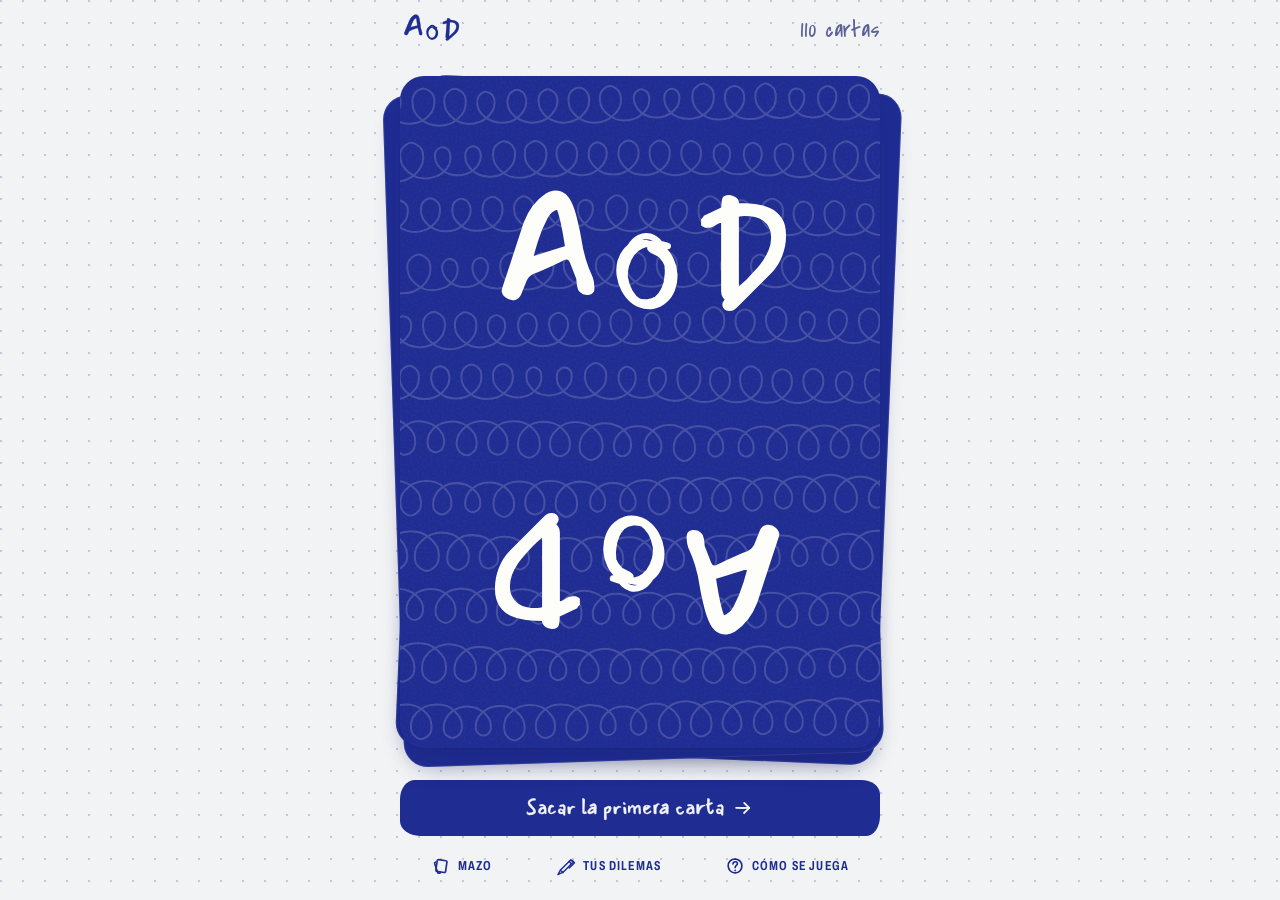
<file: index.html>
<!doctype html>
<html lang="es">
<head>
<meta charset="utf-8">
<meta name="viewport" content="width=device-width, initial-scale=1, viewport-fit=cover">
<title>A o D</title>
<meta name="description" content="A o D · El juego de ¿Qué prefieres? Saca una carta, léela en voz alta y que cada quien elija. Hay que elegir.">
<link rel="preconnect" href="https://fonts.googleapis.com">
<link rel="preconnect" href="https://fonts.gstatic.com" crossorigin>
<link href="https://fonts.googleapis.com/css2?family=Archivo:wdth,wght@62..125,400..800&family=Covered+By+Your+Grace&family=Mansalva&display=swap" rel="stylesheet">
<link rel="stylesheet" href="css/tokens.css">
<link rel="stylesheet" href="css/carta.css">
<link rel="stylesheet" href="css/app.css">
</head>
<body>
<div class="app" id="app" data-vista="inicio">
  <header class="cabeza">
    <div class="cabeza__logo" id="logo"></div>
    <div class="cabeza__lado">
      <button type="button" class="chip" id="chip-prueba" data-abre="hoja-resultados" hidden>Prueba · <span id="marcadas">0</span></button>
      <p class="cuenta" id="cuenta"></p>
    </div>
  </header>

  <main class="mesa">
    <h1 class="oculto">A o D · El juego de ¿Qué prefieres?</h1>
    <div class="escenario" id="escenario">
      <div class="hueco" id="hueco">
        <div class="monton" id="monton" aria-hidden="true"><i></i><i></i></div>
      </div>
    </div>
    <p class="oculto" id="anuncio" aria-live="polite" aria-atomic="true"></p>
  </main>

  <div class="pie" id="pie" hidden>
  <div class="veredictos" id="veredictos" role="group" aria-label="Modo prueba: qué hacer con esta carta" hidden>
    <button type="button" class="veredicto-boton" id="veredicto-queda" data-veredicto="queda" aria-pressed="false"><span>Se queda<svg class="trazo" aria-hidden="true" focusable="false" preserveAspectRatio="none"><use href="#g-ovalo"/></svg></span></button>
    <button type="button" class="veredicto-boton" id="veredicto-facil" data-veredicto="facil" aria-pressed="false"><span>Muy fácil<svg class="trazo" aria-hidden="true" focusable="false" preserveAspectRatio="none"><use href="#g-ovalo"/></svg></span></button>
    <button type="button" class="veredicto-boton" id="veredicto-fuera" data-veredicto="fuera" aria-pressed="false"><span>Fuera<svg class="trazo" aria-hidden="true" focusable="false" preserveAspectRatio="none"><use href="#g-ovalo"/></svg></span></button>
  </div>
  <div class="fin-prueba" id="fin-prueba" hidden>
    <button type="button" class="boton" id="fin-ver-resultados" data-abre="hoja-resultados">Ver resultados de la prueba</button>
  </div>
  </div>

  <nav class="mando" aria-label="Cartas">
    <button type="button" class="boton boton--anterior" id="anterior" aria-label="Carta anterior" aria-disabled="true">
      <svg class="icono" viewBox="0 0 24 24" aria-hidden="true" focusable="false"><path d="M19.5 12.4C15.2 12 10.4 12.2 5.4 12.3"/><path d="M10.8 6.6C9 8.5 7.2 10.4 5.2 12.3 7 14.1 8.9 15.8 10.9 17.6"/></svg>
      <span>Anterior</span>
    </button>
    <button type="button" class="boton boton--principal" id="siguiente">
      <span id="siguiente-texto">Sacar la primera carta</span>
      <svg class="icono icono--sigue" viewBox="0 0 24 24" aria-hidden="true" focusable="false"><path d="M4.5 11.8C8.8 12.1 13.6 12 18.6 11.9"/><path d="M13.3 6.4C15.1 8.3 16.9 10.1 18.8 11.9 17 13.8 15.1 15.6 13.1 17.4"/></svg>
      <svg class="icono icono--baraja" viewBox="0 0 24 24" aria-hidden="true" focusable="false"><path d="M3.8 7.4c3.9-.2 6.9.3 9 3.2 2 2.8 3.9 5.6 7.4 5.9"/><path d="M3.8 16.4c3 .1 5.3-.6 6.9-2.4"/><path d="M14.1 9.3c1.5-1.4 3.3-2 6-2"/><path d="M17.6 4.6l2.8 2.7-2.8 2.6"/><path d="M17.5 13.9l2.8 2.6-2.9 2.6"/></svg>
    </button>
  </nav>

  <nav class="menu" aria-label="Menú">
    <button type="button" class="menu__boton" id="abrir-mazo" data-abre="hoja-mazo">
      <svg class="icono" viewBox="0 0 24 24" aria-hidden="true" focusable="false"><path d="M9.2 4.4l8.6 1.3c.9.1 1.4.9 1.3 1.7l-1.6 11.1c-.1.9-.9 1.4-1.7 1.3l-8.6-1.3c-.9-.1-1.4-.9-1.3-1.7L7.5 5.7c.1-.9.9-1.4 1.7-1.3z"/><path d="M5.9 7.2l-.6.2c-.8.3-1.2 1.2-.9 2l3.6 10.3c.3.8 1.2 1.2 2 .9l1.4-.5"/></svg>
      <span>Mazo</span>
    </button>
    <button type="button" class="menu__boton" id="abrir-dilemas" data-abre="hoja-dilemas">
      <svg class="icono icono--trazo" viewBox="0 0 100 100" aria-hidden="true" focusable="false"><use href="#g-pluma"/></svg>
      <span>Tus dilemas</span>
    </button>
    <button type="button" class="menu__boton" id="abrir-reglas" data-abre="hoja-reglas">
      <svg class="icono" viewBox="0 0 24 24" aria-hidden="true" focusable="false"><path d="M12.3 3.6C7.4 3.4 3.7 7.2 3.8 12.1c.1 4.6 3.9 8.4 8.6 8.2 4.6-.2 8-4 7.9-8.5C20.2 7.4 17 3.9 12.6 3.7"/><path d="M9.5 9.6c.2-1.7 1.4-2.7 2.8-2.7 1.5 0 2.6 1 2.6 2.4 0 2-2.7 2.2-2.7 4.4"/><path d="M12.2 17.1v.2"/></svg>
      <span>Cómo se juega</span>
    </button>
  </nav>
</div>

<dialog class="hoja" id="hoja-mazo" aria-labelledby="titulo-mazo">
  <div class="hoja__papel">
    <header class="hoja__cabeza">
      <h2 class="hoja__titulo" id="titulo-mazo">Mazo</h2>
      <button type="button" class="boton boton--chico" id="cerrar-mazo" data-cerrar>Cerrar</button>
    </header>

    <fieldset class="grupo">
      <legend class="grupo__titulo">Categorías</legend>
      <div class="casillas" id="lista-categorias"></div>
      <p class="nota nota--aviso" id="nota-categorias" role="status"></p>
    </fieldset>

    <fieldset class="grupo">
      <legend class="grupo__titulo">Tus dilemas</legend>
      <label class="casilla" for="incluir-propios">
        <input type="checkbox" id="incluir-propios">
        <svg class="casilla__marca" viewBox="0 0 24 24" aria-hidden="true" focusable="false"><path d="M4.6 12.8C6.4 14.2 8 15.9 9.4 18.1 12.2 12.6 15.6 8.1 20.1 4.4"/></svg>
        <span class="casilla__papel casilla__papel--propio" aria-hidden="true"></span>
        <span class="casilla__texto">Mezclar tus dilemas</span>
        <span class="casilla__cuenta" id="cuantos-propios"></span>
      </label>
      <p class="nota" id="sin-propios">Todavía no escribes ninguno. <button type="button" class="enlace" id="ir-a-dilemas" data-abre="hoja-dilemas">Escribir uno</button></p>
    </fieldset>

    <div class="grupo">
      <p class="grupo__titulo" aria-hidden="true">Barajar</p>
      <p class="nota" id="resumen-mazo"></p>
      <button type="button" class="boton" id="barajar">
        <svg class="icono" viewBox="0 0 24 24" aria-hidden="true" focusable="false"><path d="M3.8 7.4c3.9-.2 6.9.3 9 3.2 2 2.8 3.9 5.6 7.4 5.9"/><path d="M3.8 16.4c3 .1 5.3-.6 6.9-2.4"/><path d="M14.1 9.3c1.5-1.4 3.3-2 6-2"/><path d="M17.6 4.6l2.8 2.7-2.8 2.6"/><path d="M17.5 13.9l2.8 2.6-2.9 2.6"/></svg>
        <span>Barajar de nuevo</span>
      </button>
    </div>

    <fieldset class="grupo grupo--prueba">
      <legend class="grupo__titulo">Modo prueba</legend>
      <label class="casilla" for="modo-prueba">
        <input type="checkbox" id="modo-prueba" aria-describedby="explica-prueba">
        <svg class="casilla__marca" viewBox="0 0 24 24" aria-hidden="true" focusable="false"><path d="M4.6 12.8C6.4 14.2 8 15.9 9.4 18.1 12.2 12.6 15.6 8.1 20.1 4.4"/></svg>
        <span class="casilla__texto">Encender modo prueba</span>
      </label>
      <p class="nota" id="explica-prueba">Para depurar el mazo: bajo cada carta aparecen «Se queda», «Muy fácil» y «Fuera».</p>
      <button type="button" class="boton" id="ir-a-resultados" data-abre="hoja-resultados" hidden>Ver resultados de la prueba</button>
    </fieldset>
  </div>
</dialog>

<dialog class="hoja hoja--ancha" id="hoja-dilemas" aria-labelledby="titulo-dilemas">
  <div class="hoja__papel">
    <header class="hoja__cabeza">
      <h2 class="hoja__titulo" id="titulo-dilemas">Tus dilemas</h2>
      <button type="button" class="boton boton--chico" id="cerrar-dilemas" data-cerrar>Cerrar</button>
    </header>
    <p class="nota">Escribe tu propio «¿Qué prefieres?». Se mezcla con las demás cartas. No se vale ponerlo fácil.</p>

    <form class="editor" id="form-dilema" novalidate>
      <div class="editor__vista" id="vista-dilema" aria-hidden="true"></div>
      <div class="editor__campos">
        <div class="campo">
          <label class="campo__etiqueta" for="dilema-a">Primera opción</label>
          <input class="campo__entrada" type="text" id="dilema-a" name="dilema-a" maxlength="60" autocomplete="off" placeholder="algo difícil" aria-describedby="contador-a">
          <span class="campo__contador" id="contador-a">0/60</span>
        </div>
        <div class="campo">
          <label class="campo__etiqueta" for="dilema-b">Segunda opción</label>
          <input class="campo__entrada" type="text" id="dilema-b" name="dilema-b" maxlength="60" autocomplete="off" placeholder="algo igual de difícil" aria-describedby="contador-b">
          <span class="campo__contador" id="contador-b">0/60</span>
        </div>
        <p class="nota nota--aviso" id="error-dilema" role="alert"></p>
        <div class="acciones">
          <button type="submit" class="boton boton--principal boton--compacto" id="guardar-dilema">Guardar dilema</button>
          <button type="button" class="boton" id="cancelar-edicion" hidden>Cancelar</button>
        </div>
        <p class="nota" id="estado-dilema" role="status"></p>
      </div>
    </form>

    <section class="guardados" aria-labelledby="titulo-guardados">
      <h3 class="grupo__titulo" id="titulo-guardados">Guardados <span id="cuantos-guardados"></span></h3>
      <p class="nota" id="propios-apagados" hidden>Ahora están fuera del mazo. Enciende «Mezclar tus dilemas» en Mazo para que salgan.</p>
      <ul class="dilemas" id="lista-dilemas"></ul>
      <p class="nota" id="sin-dilemas">Todavía no tienes dilemas guardados.</p>
      <button type="button" class="boton" id="copiar-dilemas">Copiar mis dilemas</button>
      <p class="nota" id="estado-copia-dilemas" role="status"></p>
      <label class="oculto" for="copia-dilemas">Tus dilemas como texto</label>
      <textarea class="copia" id="copia-dilemas" readonly rows="6" hidden></textarea>
    </section>
  </div>
</dialog>

<dialog class="hoja" id="hoja-reglas" aria-labelledby="titulo-reglas">
  <div class="hoja__papel">
    <header class="hoja__cabeza">
      <h2 class="hoja__titulo" id="titulo-reglas">Cómo se juega</h2>
      <button type="button" class="boton boton--chico" id="cerrar-reglas" data-cerrar>Cerrar</button>
    </header>
    <div class="reglas-carta" id="reglas-carta"></div>
    <p class="nota nota--centro">Toca o desliza la carta para sacar otra. Con teclado: espacio o flechas.</p>
  </div>
</dialog>

<dialog class="hoja hoja--ancha" id="hoja-resultados" aria-labelledby="titulo-resultados">
  <div class="hoja__papel">
    <header class="hoja__cabeza">
      <h2 class="hoja__titulo" id="titulo-resultados">Resultados de la prueba</h2>
      <button type="button" class="boton boton--chico" id="cerrar-resultados" data-cerrar>Cerrar</button>
    </header>
    <p class="nota" id="resumen-resultados"></p>
    <p class="nota" id="sin-marcas" tabindex="-1">Todavía no marcas ninguna carta. Con el modo prueba encendido, bajo cada carta aparecen «Se queda», «Muy fácil» y «Fuera».</p>
    <div class="resultados" id="lista-resultados"></div>
    <div class="acciones acciones--resultados" id="acciones-resultados">
      <button type="button" class="boton" id="copiar-resultados">Copiar resultados</button>
      <button type="button" class="boton" id="borrar-marcas" data-pide-confirmar>Borrar marcas</button>
      <div class="confirmar" id="confirmar-marcas" role="group" aria-labelledby="pregunta-borrar-marcas" hidden>
        <p class="confirmar__pregunta" id="pregunta-borrar-marcas">¿Borrar las marcas? No se puede deshacer.</p>
        <button type="button" class="boton boton--chico boton--fuerte" id="si-borrar-marcas">Sí, borrar</button>
        <button type="button" class="boton boton--chico" id="no-borrar-marcas">No</button>
      </div>
    </div>
    <p class="nota" id="estado-copia-resultados" role="status"></p>
    <label class="oculto" for="copia-resultados">Resultados como texto</label>
    <textarea class="copia" id="copia-resultados" readonly rows="8" hidden></textarea>
  </div>
</dialog>

<script src="js/cartas.js"></script>
<script src="js/carta.js"></script>
<script src="js/app.js"></script>
</body>
</html>
</file>
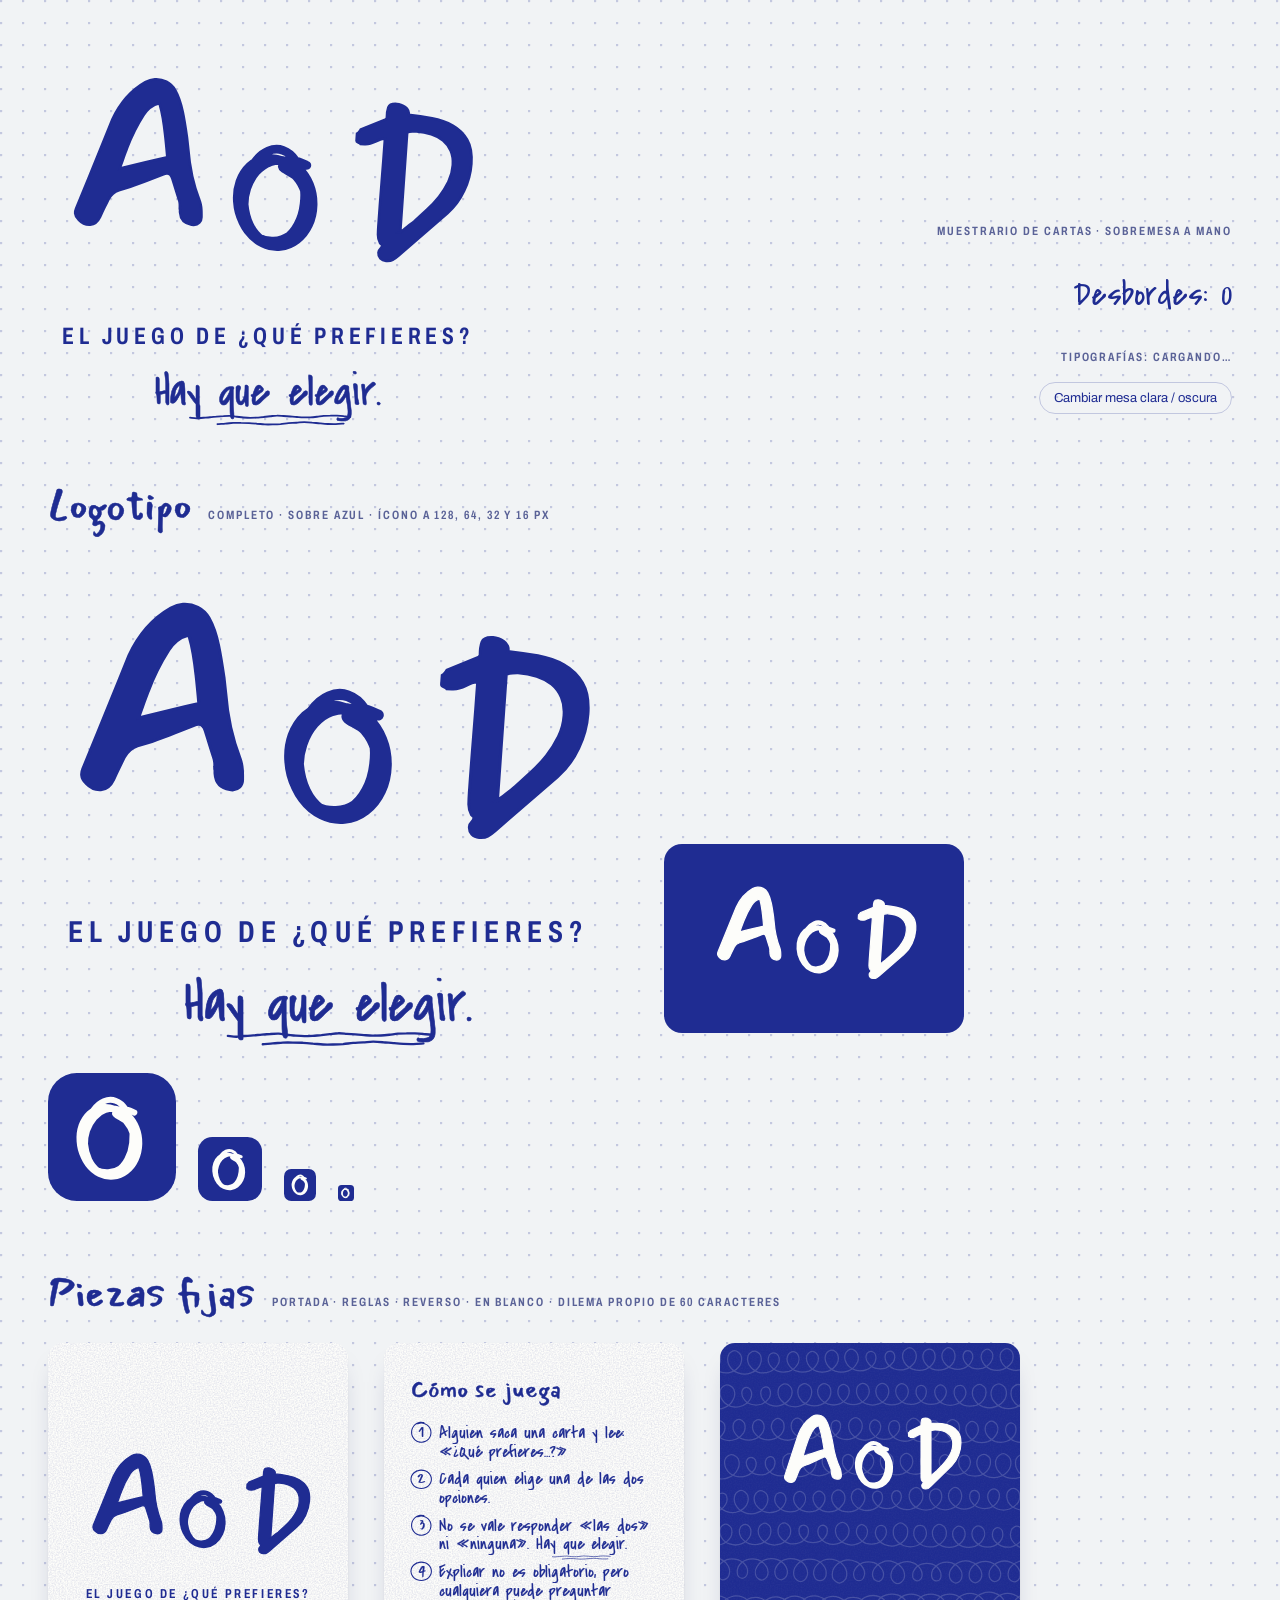
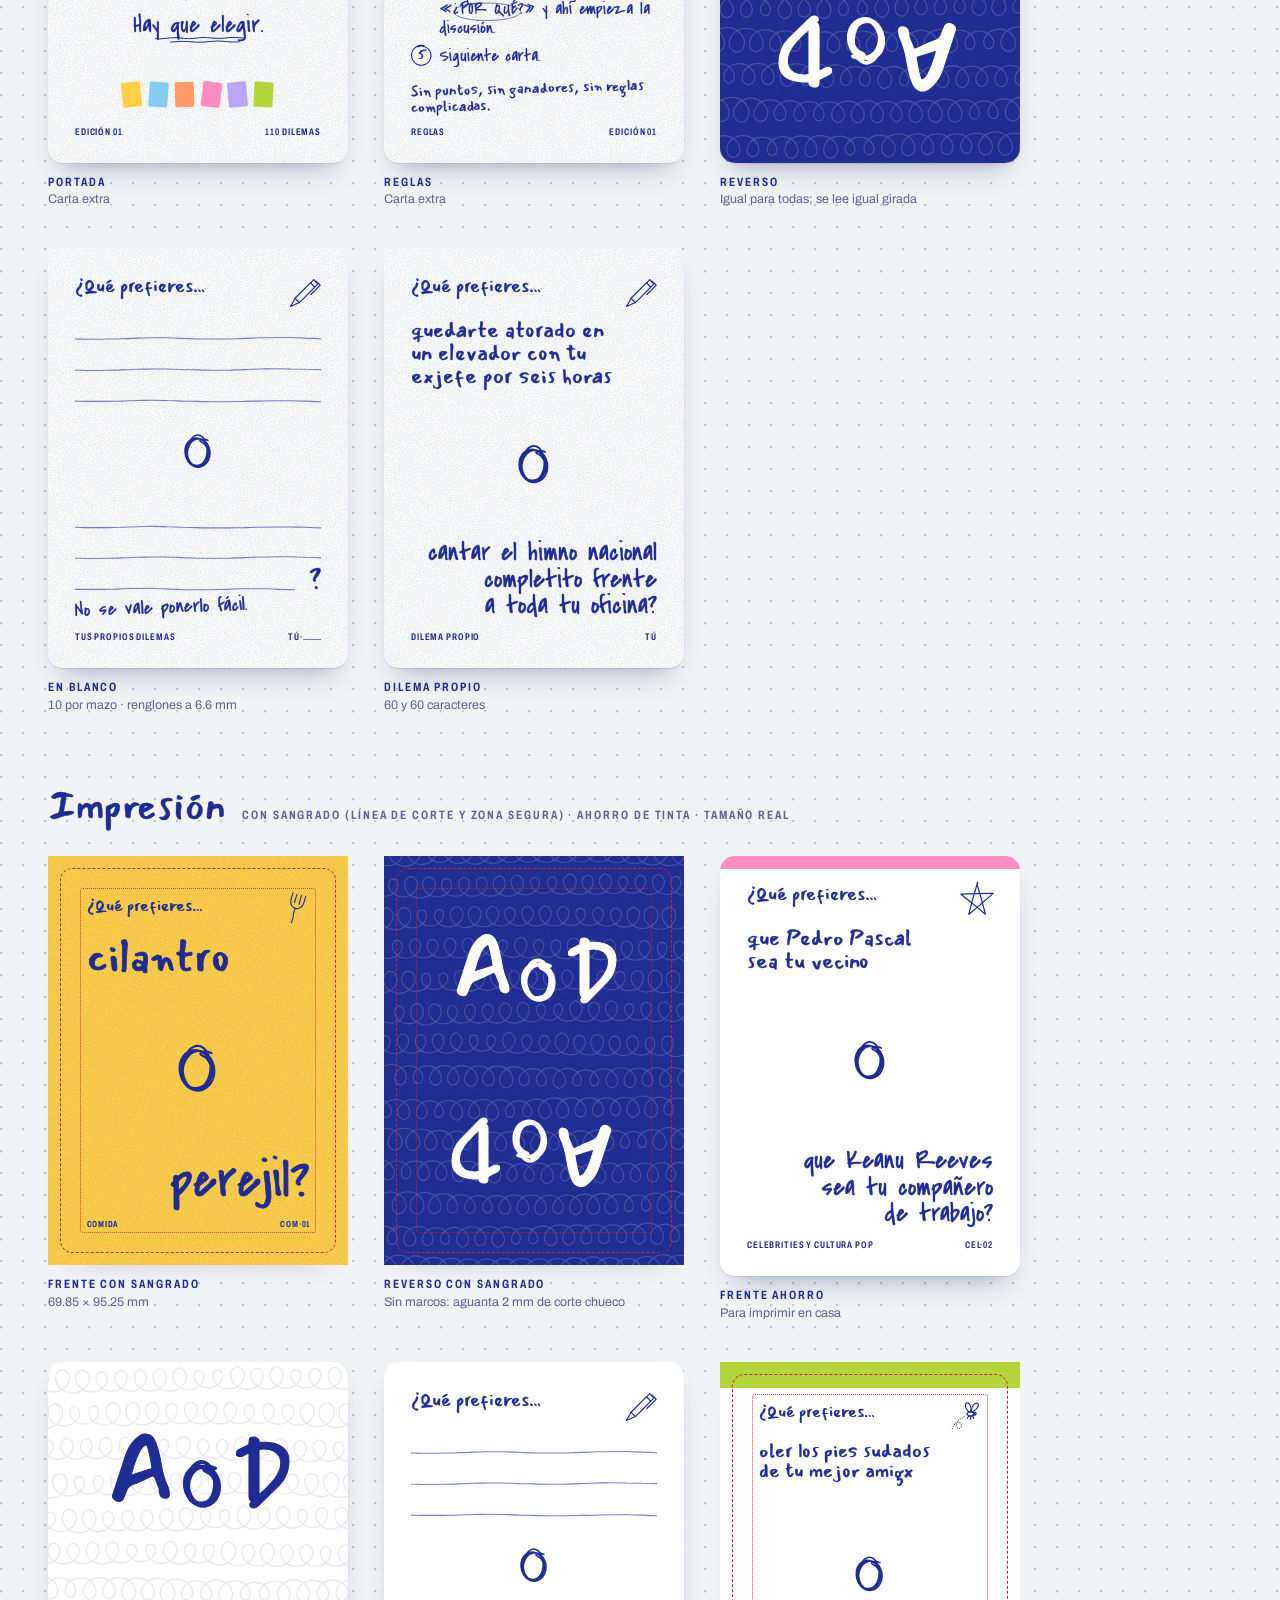
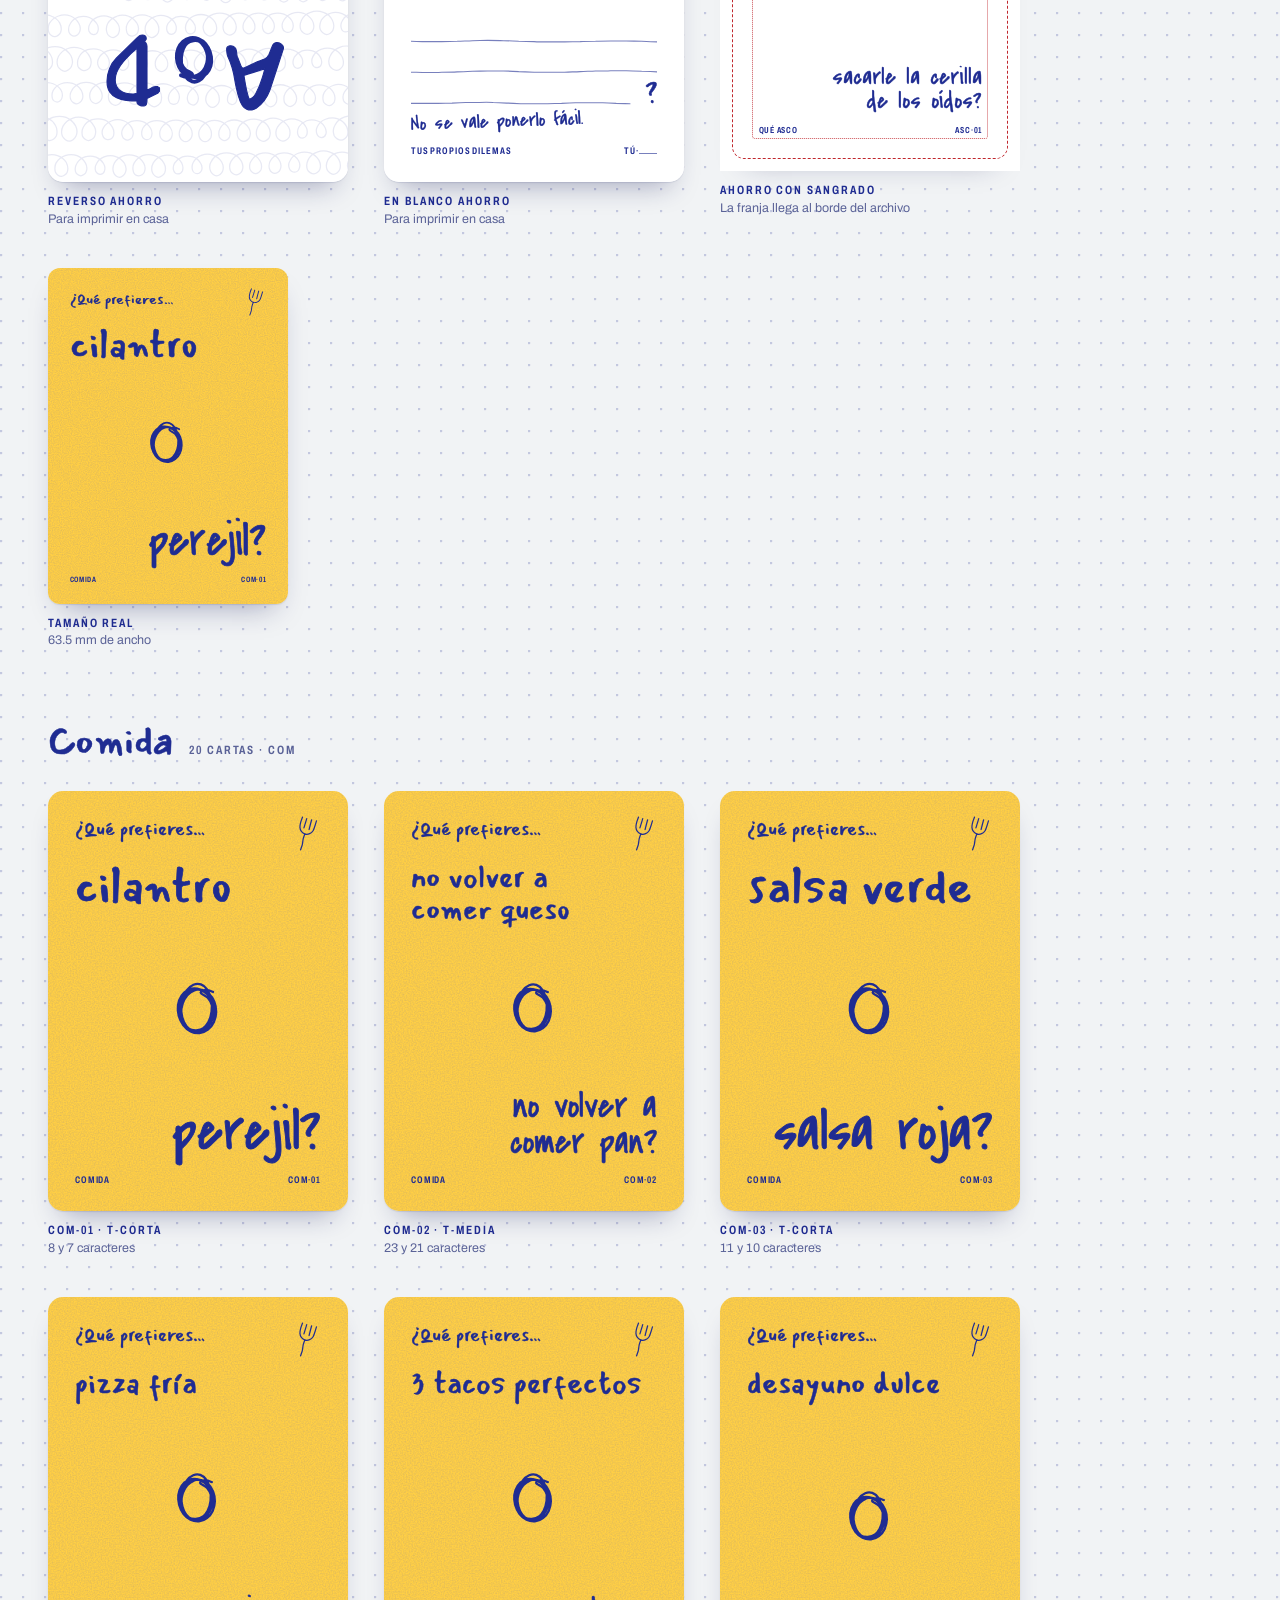
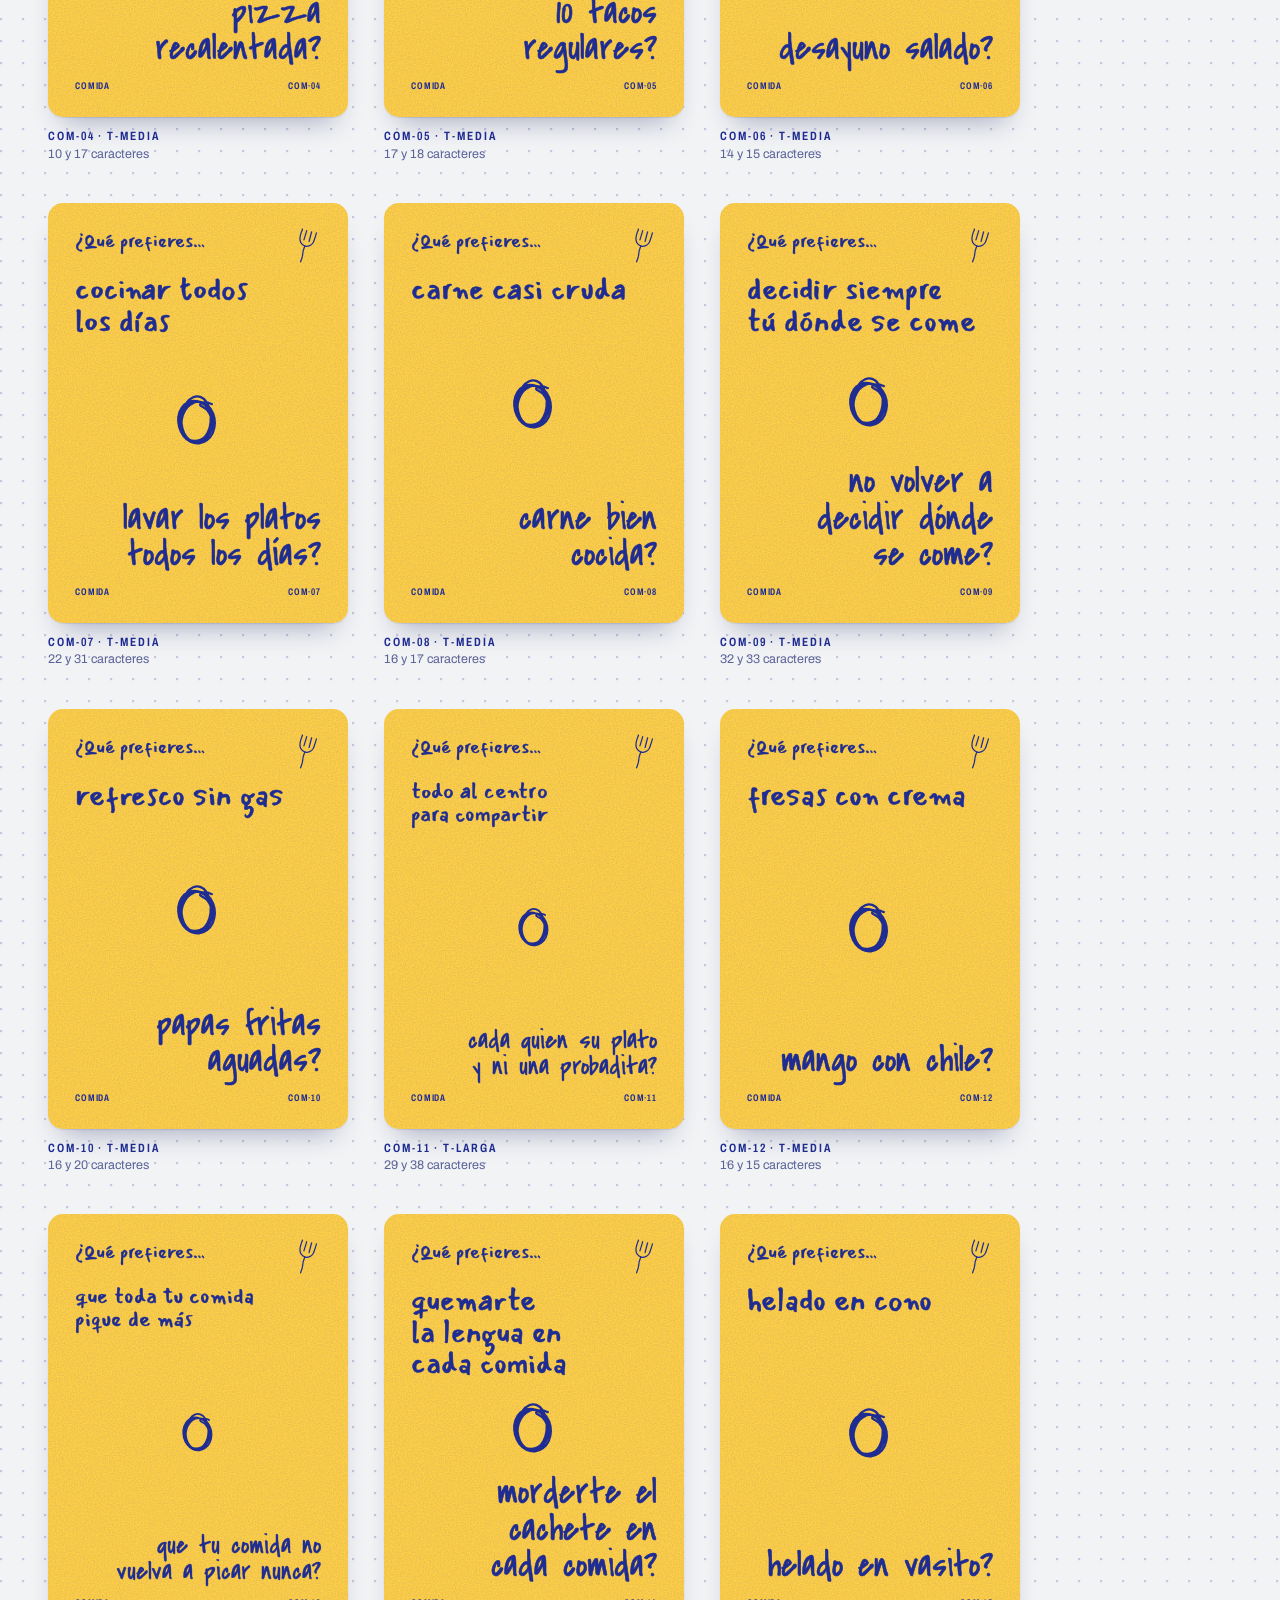
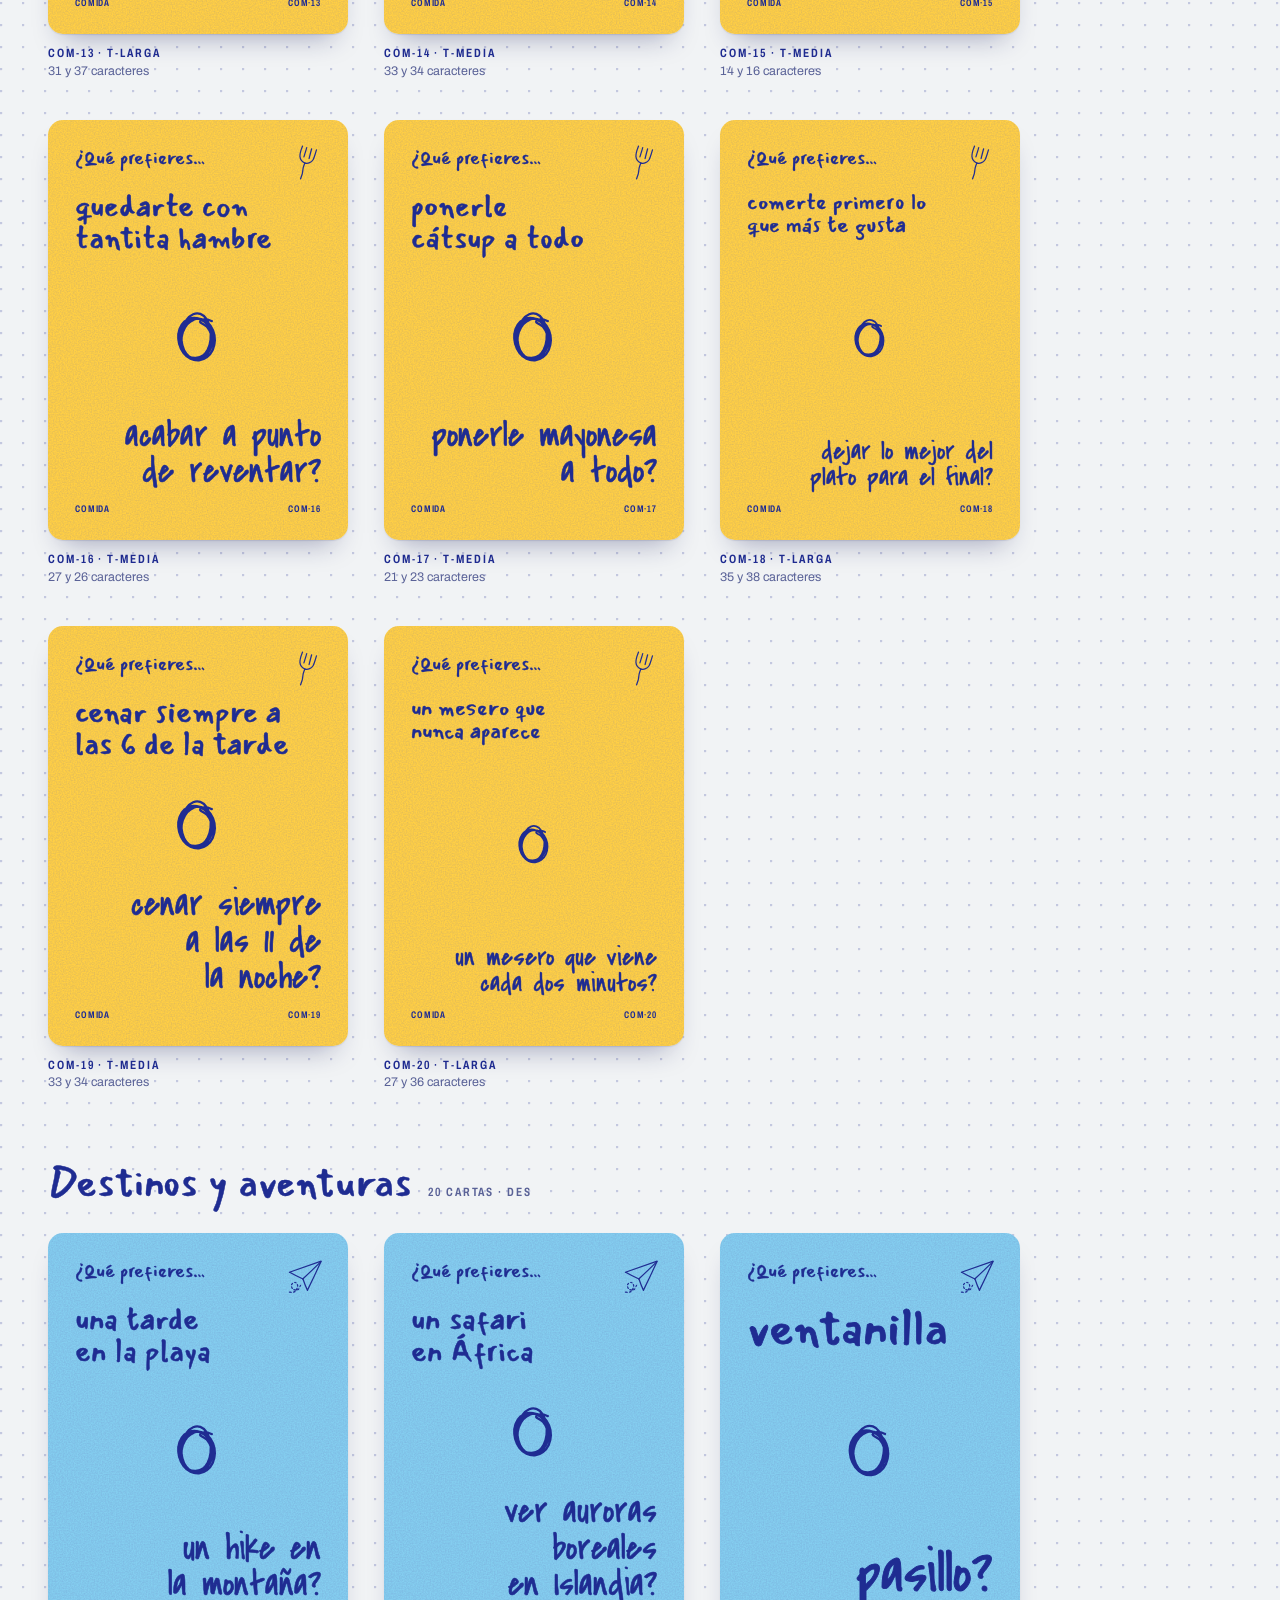
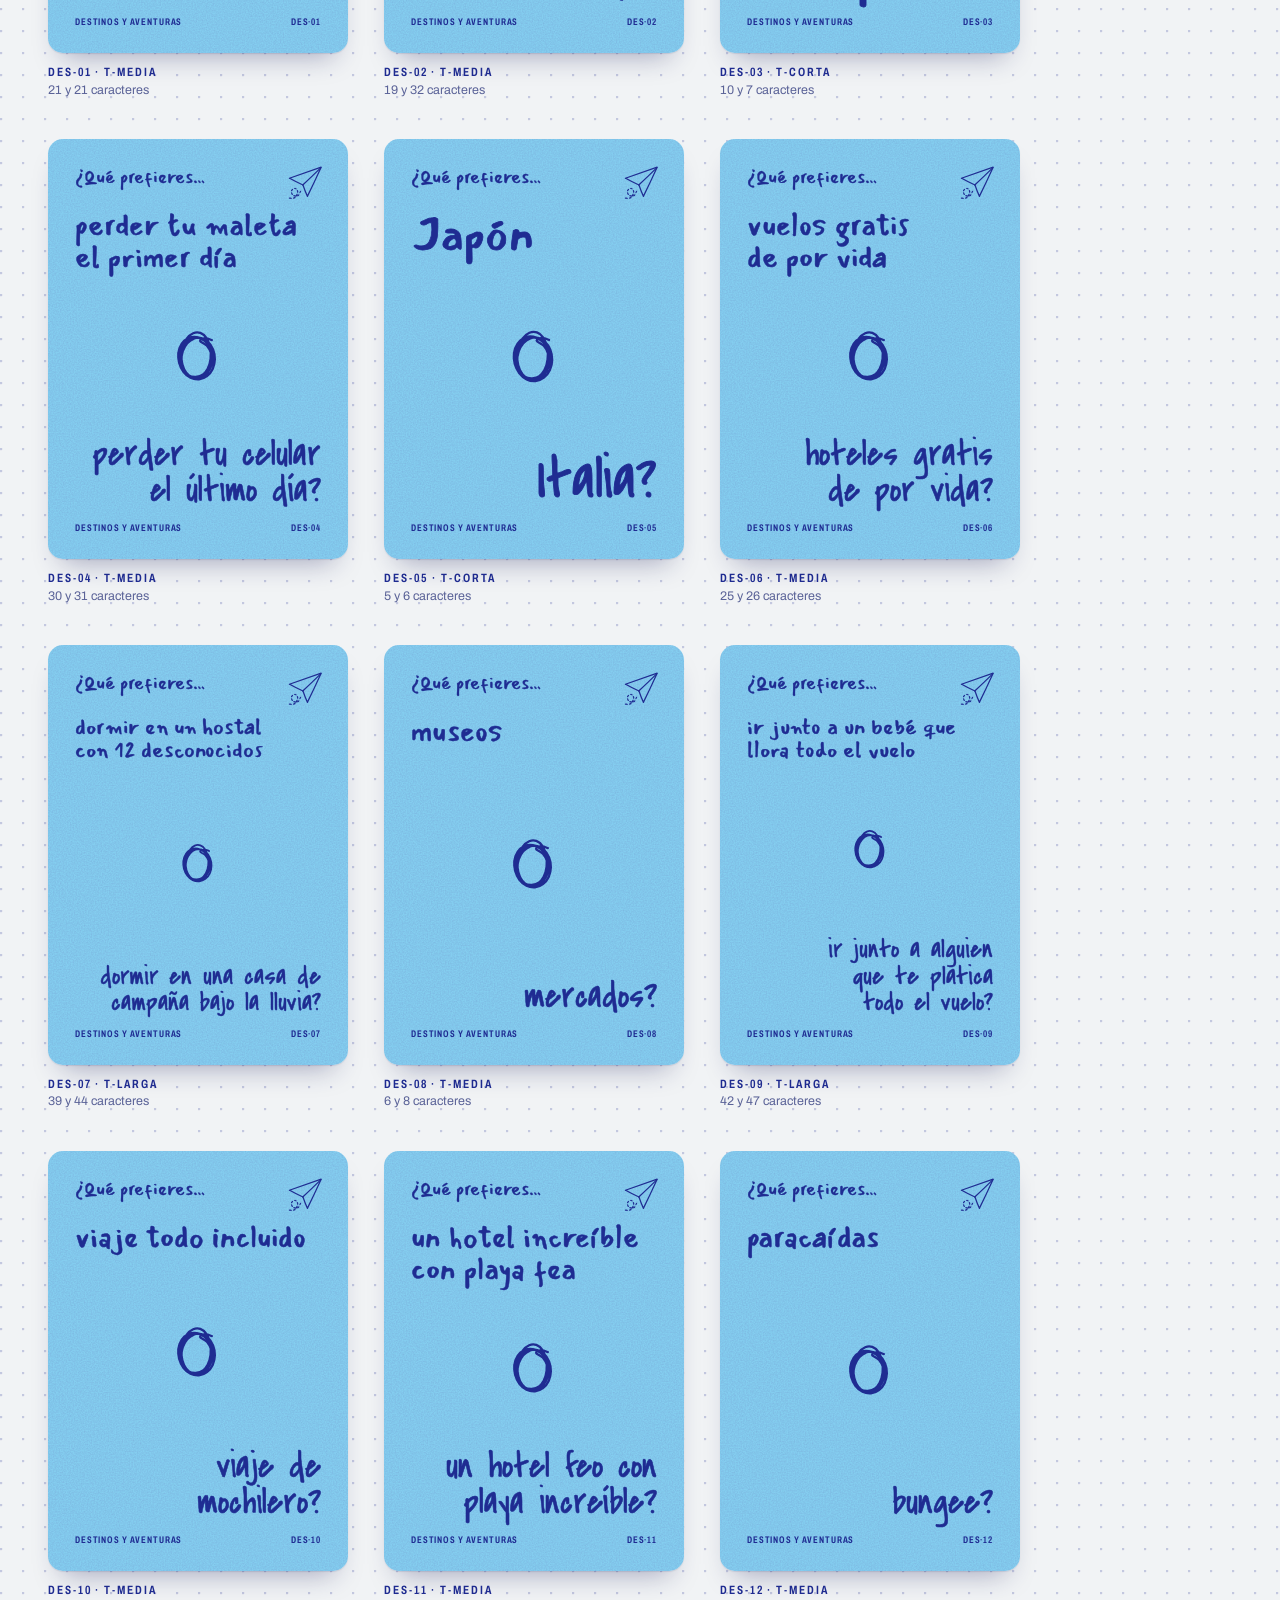
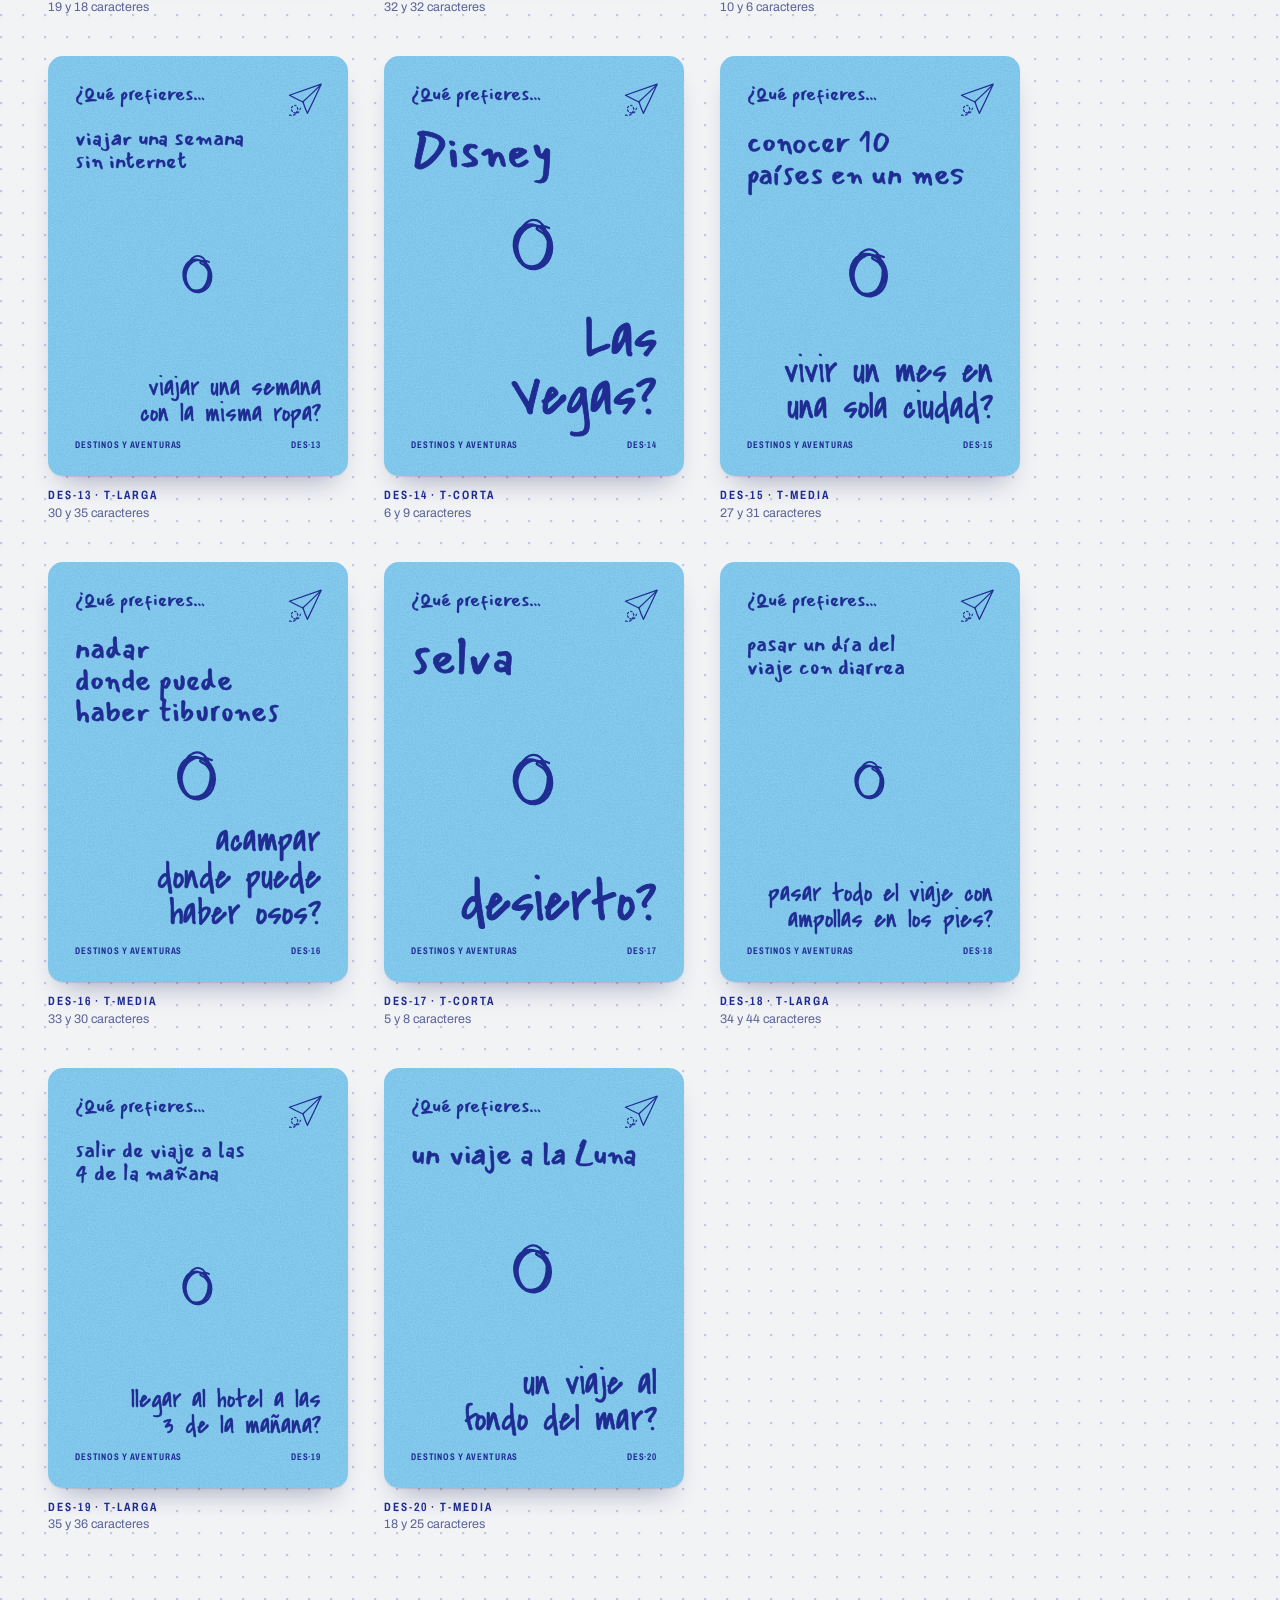
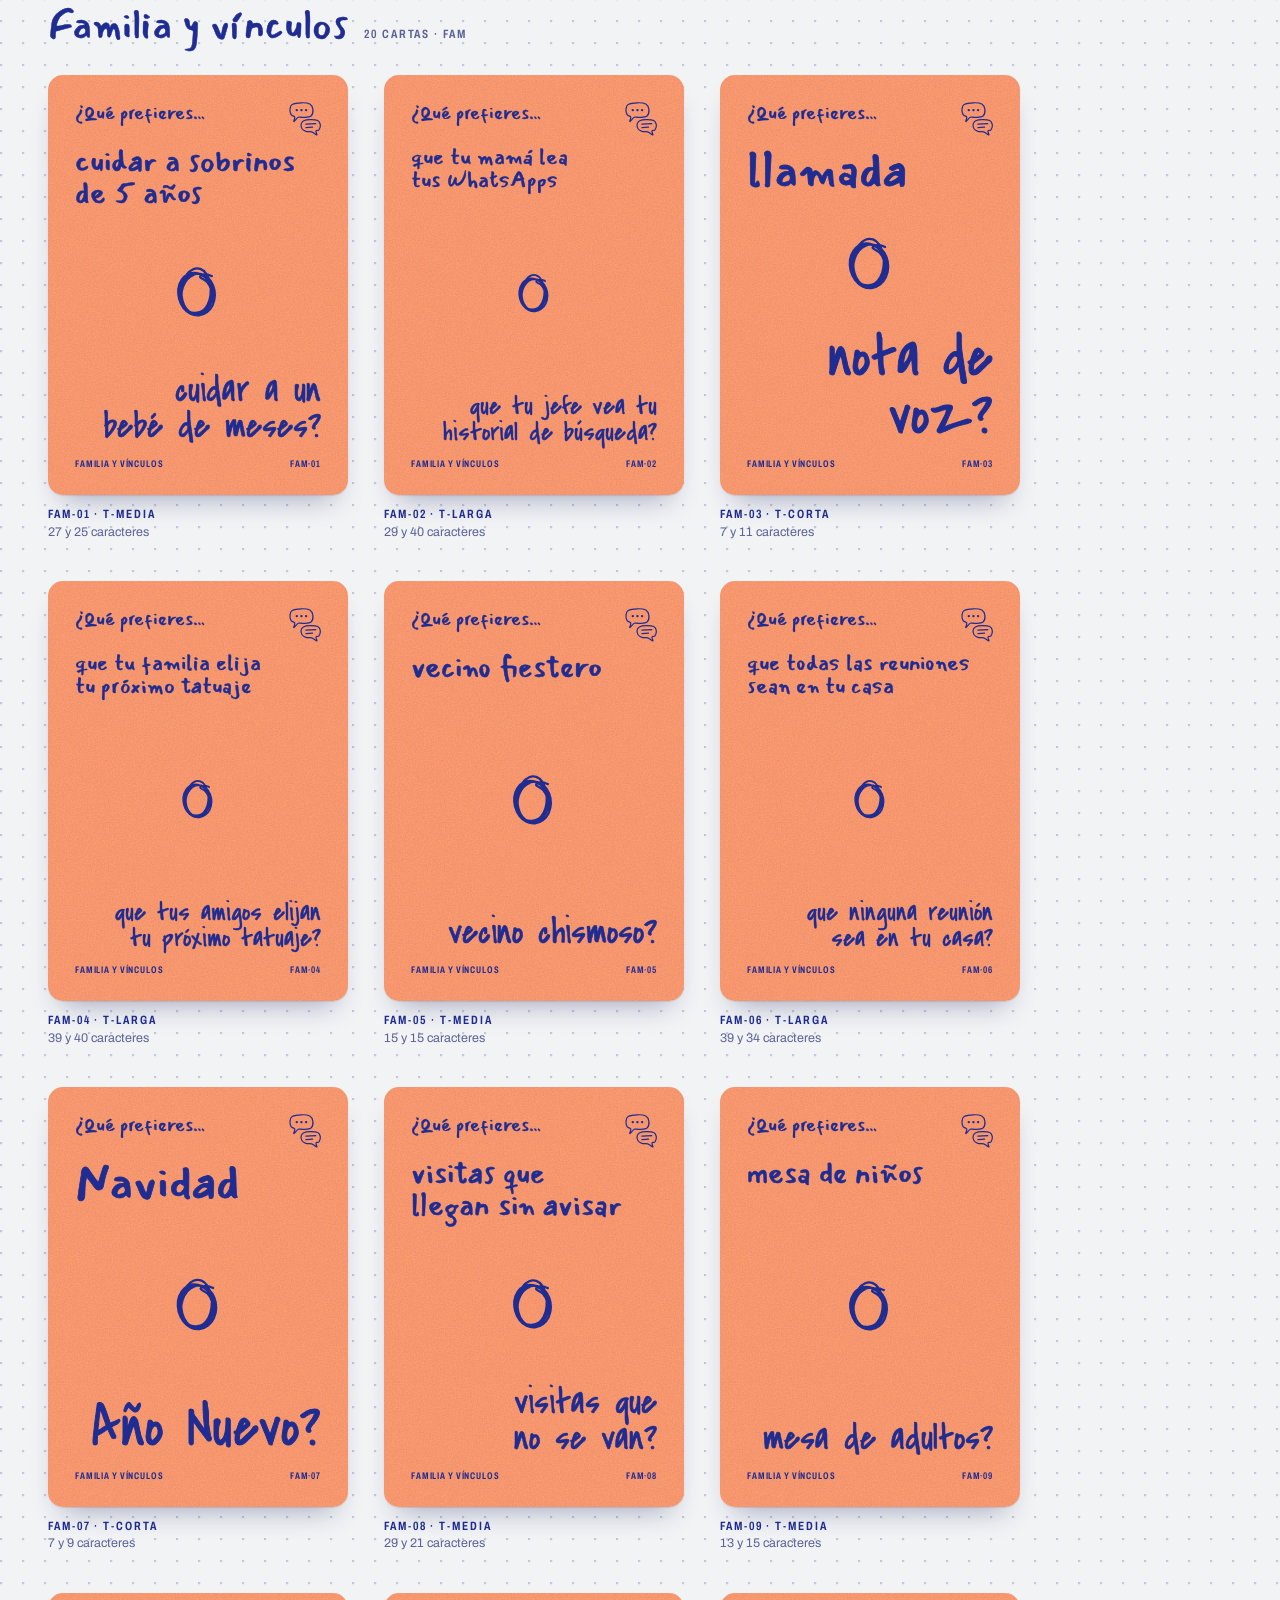
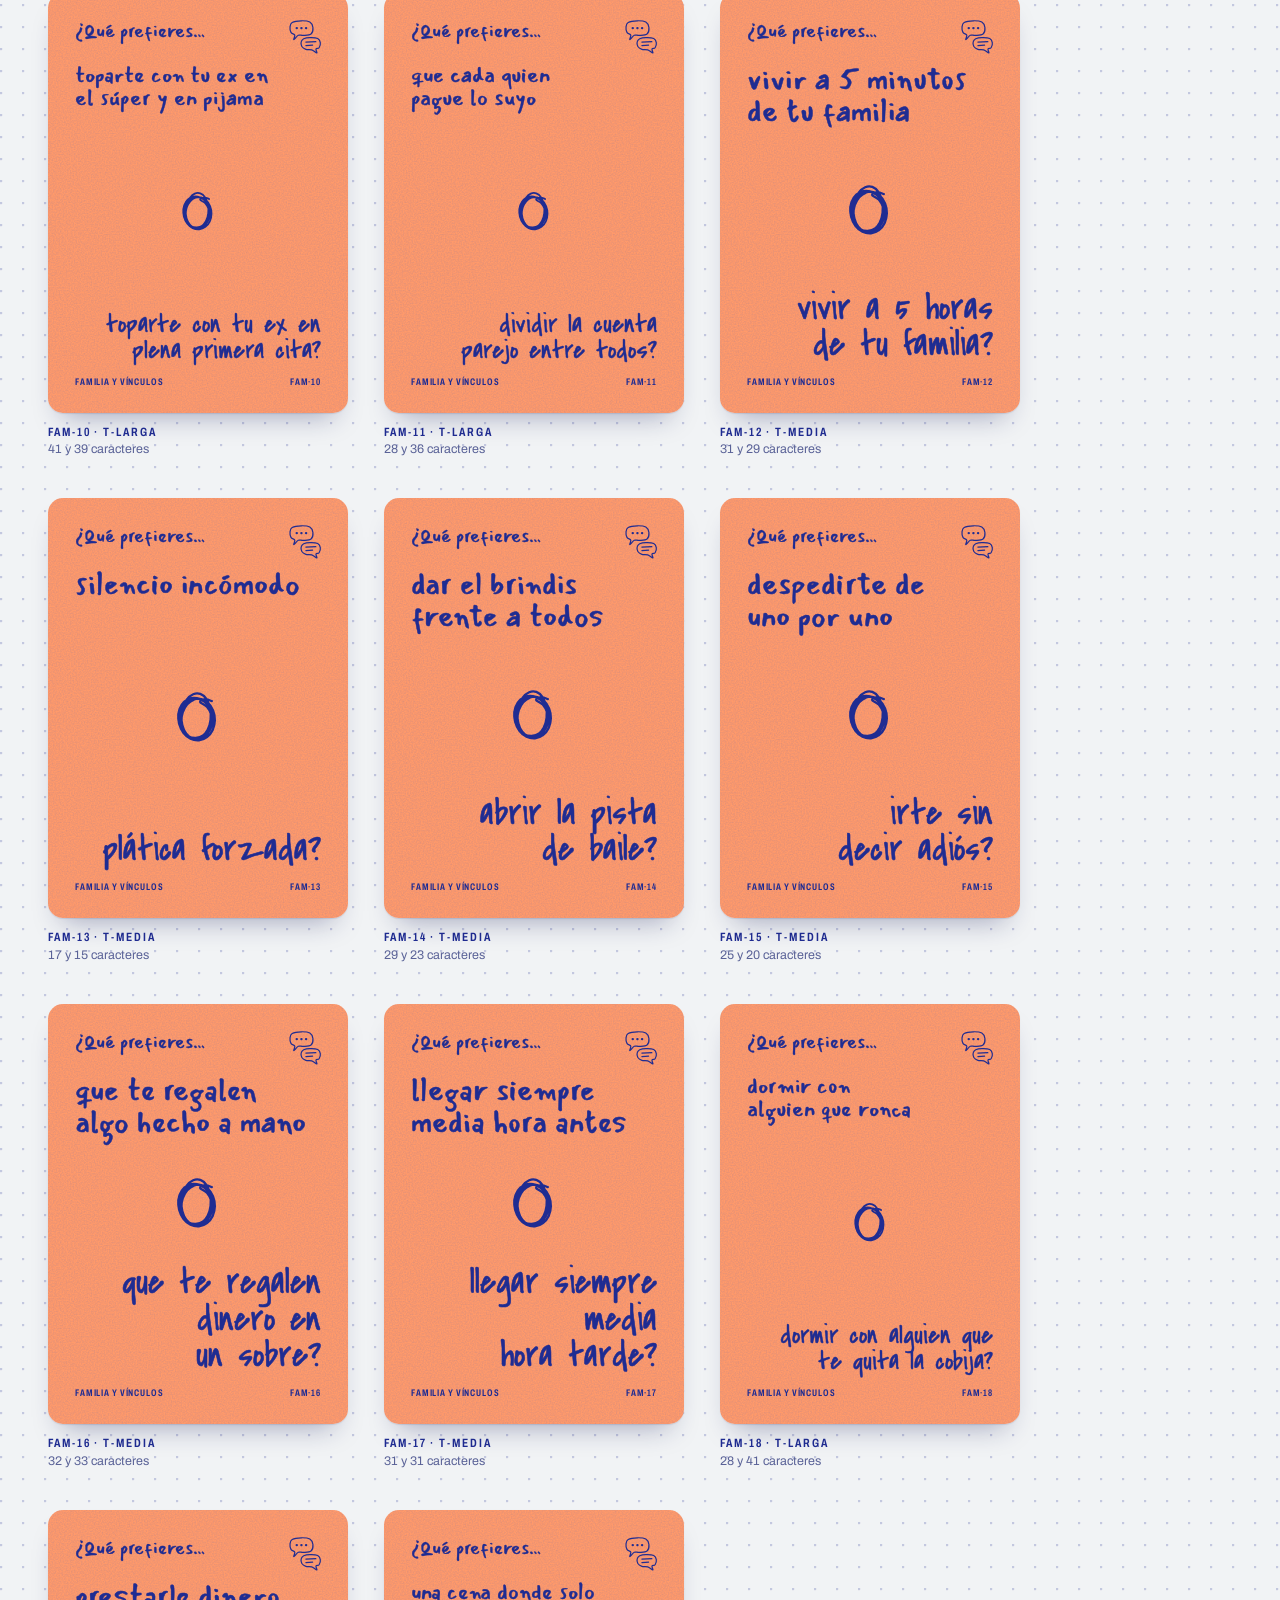
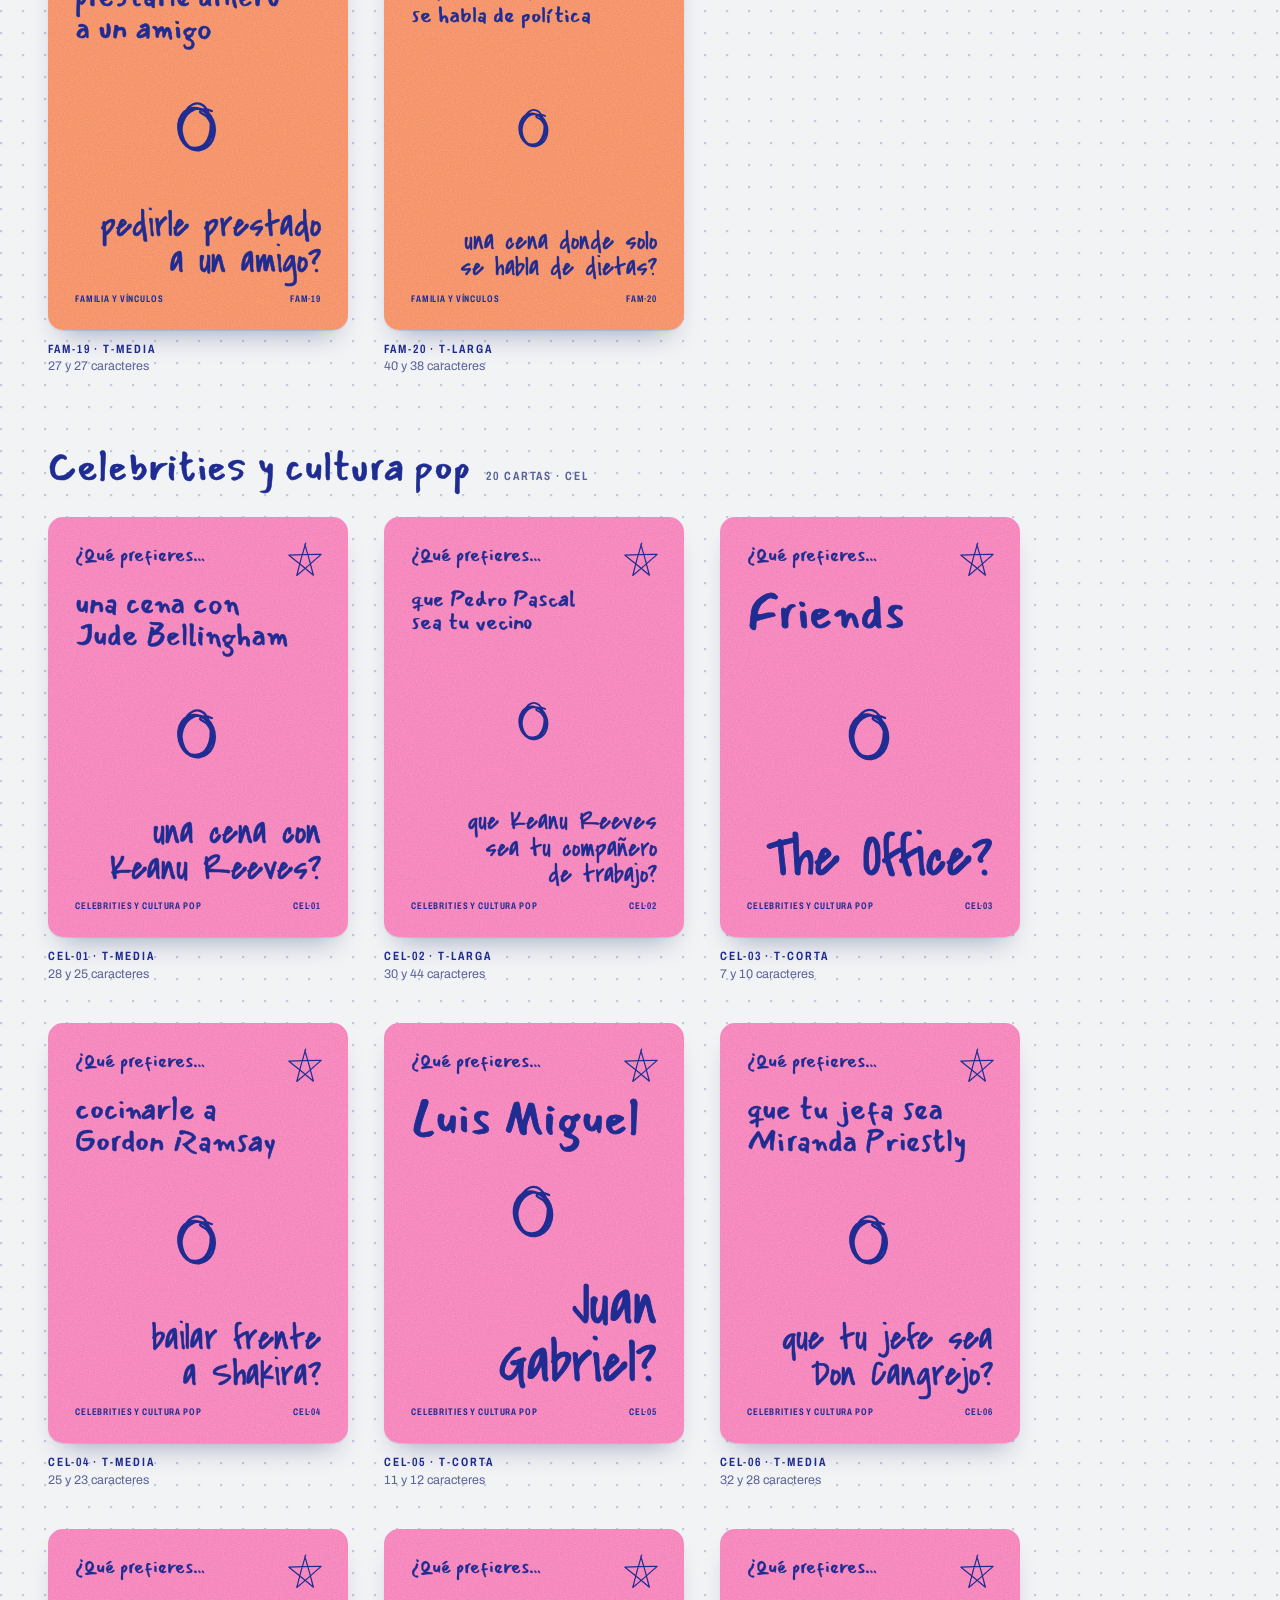
<file: diseno/muestrario.html>
<!doctype html>
<html lang="es">
<head>
<meta charset="utf-8">
<meta name="viewport" content="width=device-width, initial-scale=1">
<title>Muestrario de cartas</title>
<link rel="preconnect" href="https://fonts.googleapis.com">
<link rel="preconnect" href="https://fonts.gstatic.com" crossorigin>
<link href="https://fonts.googleapis.com/css2?family=Archivo:wdth,wght@62..125,400..800&family=Covered+By+Your+Grace&family=Mansalva&display=swap" rel="stylesheet">
<link rel="stylesheet" href="../css/tokens.css">
<link rel="stylesheet" href="../css/carta.css">
<style>
* { box-sizing: border-box; }
html { background: var(--mesa); }
body {
  margin: 0;
  color: var(--mesa-texto);
  font-family: var(--imprenta);
  font-size: 15px;
  line-height: 1.45;
  background: radial-gradient(circle at 1px 1px, var(--mesa-linea) 1px, transparent 1.7px) 0 0 / 22px 22px, var(--mesa);
  -webkit-font-smoothing: antialiased;
}
.hoja { max-width: 1400px; margin: 0 auto; padding: 40px 16px 80px; }
@media (min-width: 700px) { .hoja { padding: 40px 48px 80px; } }

.cabeza { display: flex; flex-wrap: wrap; justify-content: space-between; align-items: flex-end; gap: 24px; }
.cabeza__logo { width: min(440px, 100%); }
.cabeza__logo .logo, .logos__grande .logo { color: var(--mesa-texto); }
.estado {
  display: grid; gap: 4px; justify-items: end; text-align: right;
}
.rotulo {
  margin: 0; font-stretch: 72%; font-weight: 650; font-size: 12px; line-height: 1.3;
  letter-spacing: .16em; text-transform: uppercase;
}
.tenue { color: var(--mesa-tenue); }
.cuenta { font-family: var(--mano-b); font-size: 34px; line-height: 1; }
.cuenta[data-hay="si"] { color: #C0272D; }
#detalle { margin: 8px 0 0; padding: 0; list-style: none; font-size: 13px; color: #C0272D; }
.tema {
  font: inherit; font-size: 13px; color: inherit; background: none; cursor: pointer;
  border: 1.5px solid var(--mesa-linea); border-radius: 999px; padding: 6px 14px;
}

section { margin-top: 72px; }
section > h2 {
  display: flex; flex-wrap: wrap; align-items: baseline; gap: 6px 16px;
  margin: 0 0 28px; font-family: var(--mano-a); font-weight: 400; font-size: 40px; line-height: 1.05;
  -webkit-text-stroke: .012em currentColor;
}
section > h2 .rotulo { font-family: var(--imprenta); -webkit-text-stroke: 0; color: var(--mesa-tenue); }

.mesa { display: grid; grid-template-columns: repeat(auto-fill, 300px); gap: 40px 36px; justify-content: start; }
@media (max-width: 380px) { .mesa { grid-template-columns: 1fr; } }
.ficha { margin: 0; min-width: 0; }
.ficha .carta { box-shadow: 0 1px 1px rgba(23, 30, 90, .1), 0 16px 28px -14px var(--mesa-sombra); }
.ficha figcaption { margin-top: 12px; }
.ficha figcaption small { display: block; font-size: 12.5px; color: var(--mesa-tenue); }
.carta[data-desborde="si"] { outline: 4px solid #C0272D; outline-offset: 4px; }

.logos { display: flex; flex-wrap: wrap; align-items: flex-end; gap: 40px 56px; }
.logos__grande { width: min(560px, 100%); }
.chip { width: 300px; padding: 24px 40px; border-radius: 18px; background: var(--tinta); }
.iconos { display: flex; align-items: flex-end; gap: 22px; }

.sangra { position: relative; container-type: inline-size; padding: calc(100% * 5 / 110); background: repeating-linear-gradient(45deg, transparent 0 6px, var(--mesa-linea) 6px 7px); }
.sangra .guia { position: absolute; pointer-events: none; z-index: 1; }
.sangra .corte { inset: calc(100cqw * 5 / 110); border: 1.2px dashed #C0272D; border-radius: calc(100cqw * 5 / 110); }
.sangra .segura { inset: calc(100cqw * 13 / 110); border: 1.2px dotted #C0272D; border-radius: 3px; opacity: .8; }
.real { width: 63.5mm; }
</style>
</head>
<body>
<main class="hoja">
  <header class="cabeza">
    <div class="cabeza__logo" id="logo-cabeza"></div>
    <div class="estado">
      <p class="rotulo tenue">Muestrario de cartas · Sobremesa a mano</p>
      <p class="cuenta">Desbordes: <span id="desbordes">midiendo…</span></p>
      <p class="rotulo tenue" id="fuentes">Tipografías: cargando…</p>
      <ul id="detalle"></ul>
      <button class="tema" type="button" id="tema">Cambiar mesa clara / oscura</button>
    </div>
  </header>

  <section>
    <h2>Logotipo <span class="rotulo">Completo · sobre azul · ícono a 128, 64, 32 y 16 px</span></h2>
    <div class="logos">
      <div class="logos__grande" id="logo-completo"></div>
      <div class="chip" id="logo-claro"></div>
      <div class="iconos" id="iconos"></div>
    </div>
  </section>

  <section>
    <h2>Piezas fijas <span class="rotulo">Portada · reglas · reverso · en blanco · dilema propio de 60 caracteres</span></h2>
    <div class="mesa" id="piezas"></div>
  </section>

  <section>
    <h2>Impresión <span class="rotulo">Con sangrado (línea de corte y zona segura) · ahorro de tinta · tamaño real</span></h2>
    <div class="mesa" id="impresion"></div>
  </section>

  <div id="mazo"></div>
</main>

<script src="../js/cartas.js"></script>
<script src="../js/carta.js"></script>
<script>
(function () {
  "use strict";

  function ficha(destino, carta, titulo, nota) {
    var fig = document.createElement("figure");
    fig.className = "ficha";
    fig.appendChild(carta);
    var cap = document.createElement("figcaption");
    cap.innerHTML = "<p class=\"rotulo\"></p><small></small>";
    cap.firstChild.textContent = titulo;
    cap.lastChild.textContent = nota || "";
    fig.appendChild(cap);
    destino.appendChild(fig);
    return fig;
  }

  function conSangrado(carta) {
    var caja = document.createElement("div");
    caja.className = "sangra";
    caja.appendChild(carta);
    caja.insertAdjacentHTML("beforeend", "<span class=\"guia corte\"></span><span class=\"guia segura\"></span>");
    return caja;
  }

  var M = window.MAZO;
  var comida = M.categorias[0];
  var primera = comida.cartas[0];

  document.getElementById("logo-cabeza").appendChild(Carta.logotipo({ variante: "completo" }));
  document.getElementById("logo-completo").appendChild(Carta.logotipo({ variante: "completo" }));
  document.getElementById("logo-claro").appendChild(Carta.logotipo({ claro: true }));
  [128, 64, 32, 16].forEach(function (px) {
    var icono = Carta.logotipo({ variante: "icono" });
    icono.style.width = px + "px";
    document.getElementById("iconos").appendChild(icono);
  });

  var piezas = document.getElementById("piezas");
  ficha(piezas, Carta.portada(), "Portada", "Carta extra");
  ficha(piezas, Carta.reglas(), "Reglas", "Carta extra");
  ficha(piezas, Carta.reverso(), "Reverso", "Igual para todas; se lee igual girada");
  ficha(piezas, Carta.enBlanco(), "En blanco", "10 por mazo · renglones a 6.6 mm");
  var propiaA = "quedarte atorado en un elevador con tu exjefe por seis horas";
  var propiaB = "cantar el himno nacional completito frente a toda tu oficina";
  ficha(piezas, Carta.propia({ a: propiaA, b: propiaB }), "Dilema propio", propiaA.length + " y " + propiaB.length + " caracteres");

  var impresion = document.getElementById("impresion");
  var celeb = M.categorias[3];
  ficha(impresion, conSangrado((function () { var c = Carta.frente(primera, comida); c.classList.add("carta--sangrado"); return c; })()), "Frente con sangrado", "69.85 × 95.25 mm");
  ficha(impresion, conSangrado((function () { var c = Carta.reverso(); c.classList.add("carta--sangrado"); return c; })()), "Reverso con sangrado", "Sin marcos: aguanta 2 mm de corte chueco");
  [
    [Carta.frente(celeb.cartas[1], celeb), "Frente ahorro"],
    [Carta.reverso(), "Reverso ahorro"],
    [Carta.enBlanco(), "En blanco ahorro"]
  ].forEach(function (par) {
    par[0].classList.add("carta--ahorro");
    ficha(impresion, par[0], par[1], "Para imprimir en casa");
  });
  var ambos = Carta.frente(M.categorias[5].cartas[0], M.categorias[5]);
  ambos.classList.add("carta--ahorro", "carta--sangrado");
  ficha(impresion, conSangrado(ambos), "Ahorro con sangrado", "La franja llega al borde del archivo");
  var real = ficha(impresion, Carta.frente(primera, comida), "Tamaño real", "63.5 mm de ancho");
  real.classList.add("real");

  var mazo = document.getElementById("mazo");
  M.categorias.forEach(function (cat) {
    var sec = document.createElement("section");
    sec.innerHTML = "<h2><span></span><span class=\"rotulo\"></span></h2><div class=\"mesa\"></div>";
    sec.querySelector("h2 span").textContent = cat.nombre;
    sec.querySelector("h2 .rotulo").textContent = cat.cartas.length + " cartas · " + cat.codigo;
    var mesa = sec.querySelector(".mesa");
    cat.cartas.forEach(function (c) {
      var carta = Carta.frente(c, cat);
      ficha(mesa, carta, c.id + " · " + carta.className.match(/t-\w+/)[0], c.a.length + " y " + c.b.length + " caracteres");
    });
    mazo.appendChild(sec);
  });

  document.getElementById("tema").addEventListener("click", function () {
    var raiz = document.documentElement;
    var oscuro = raiz.dataset.theme ? raiz.dataset.theme === "dark" : matchMedia("(prefers-color-scheme: dark)").matches;
    raiz.dataset.theme = oscuro ? "light" : "dark";
  });

  // ---------- Medición: desbordes, cortes y zona segura ----------

  var PIEZAS = ".carta__arranque, .carta__garabato, .carta__opcion, .carta__o, .carta__pie, " +
    ".carta__renglones, .carta__regla, .reglas__titulo, .reglas__lista > li, .reglas__cierre, " +
    ".logo__marca, .logo__descriptor, .logo__lema, .portada__papeles";

  function union(rects) {
    var u = null;
    rects.forEach(function (r) {
      if (!r || r.width <= 0 || r.height <= 0) return;
      if (!u) { u = { l: r.left, t: r.top, r: r.right, b: r.bottom }; return; }
      u.l = Math.min(u.l, r.left); u.t = Math.min(u.t, r.top);
      u.r = Math.max(u.r, r.right); u.b = Math.max(u.b, r.bottom);
    });
    return u;
  }

  // Las cajas de texto del navegador miden el alto de la fuente, no la tinta:
  // con letra a mano sobra mucho arriba. Se recorta cada renglón a la tinta
  // real con las métricas del canvas (más la mitad del contorno).
  var lienzo = document.createElement("canvas").getContext("2d");

  function giro(el, tope) {
    var grados = 0;
    for (var n = el; n && n !== tope; n = n.parentElement) {
      var t = getComputedStyle(n).transform;
      if (t && t !== "none") {
        var m = new DOMMatrix(t);
        grados += Math.atan2(m.b, m.a) * 180 / Math.PI;
      }
    }
    return Math.abs(((grados % 360) + 540) % 360 - 180) < 90;
  }

  function tintaTexto(nodo, carta) {
    var el = nodo.parentElement;
    var s = getComputedStyle(el);
    var texto = s.textTransform === "uppercase" ? nodo.textContent.toUpperCase() : nodo.textContent;
    lienzo.font = s.fontStyle + " " + s.fontWeight + " " + s.fontSize + " " + s.fontFamily;
    var m = lienzo.measureText(texto.trim());
    var contorno = (parseFloat(s.webkitTextStrokeWidth) || 0) / 2;
    var arriba = m.fontBoundingBoxAscent - m.actualBoundingBoxAscent - contorno;
    var abajo = m.fontBoundingBoxAscent + m.actualBoundingBoxDescent + contorno;
    var alto = m.fontBoundingBoxAscent + m.fontBoundingBoxDescent;
    var izq = Math.max(0, m.actualBoundingBoxLeft) + contorno;
    var der = Math.max(0, m.actualBoundingBoxRight - m.width) + contorno;
    var deCabeza = giro(el, carta);
    var rango = document.createRange();
    rango.selectNodeContents(nodo);
    return Array.prototype.map.call(rango.getClientRects(), function (r) {
      if (r.width <= 0) return null;
      // Si el texto va de cabeza, lo que sobra arriba queda abajo.
      var t = deCabeza ? r.top + (alto - abajo) : r.top + arriba;
      var b = deCabeza ? r.top + (alto - arriba) : r.top + abajo;
      return { left: r.left - izq, right: r.right + der, top: t, bottom: b, width: 1, height: 1 };
    }).filter(Boolean);
  }

  function textos(el) {
    var lista = [];
    var paseo = document.createTreeWalker(el, NodeFilter.SHOW_TEXT);
    var nodo;
    while ((nodo = paseo.nextNode())) {
      if (!nodo.textContent.trim() || nodo.parentElement.closest(".carta__frase")) continue;
      lista.push(nodo);
    }
    return lista;
  }

  function cajaPieza(el, carta) {
    var rects = [];
    textos(el).forEach(function (n) { rects = rects.concat(tintaTexto(n, carta)); });
    el.querySelectorAll("use").forEach(function (u) { rects.push(u.getBoundingClientRect()); });
    if (el.matches("svg")) rects.push(el.querySelector("use").getBoundingClientRect());
    if (!rects.length) rects.push(el.getBoundingClientRect());
    return union(rects);
  }

  function palabrasPartidas(el) {
    var partidas = 0;
    textos(el).forEach(function (nodo) {
      var re = /\S+/g, m;
      while ((m = re.exec(nodo.textContent))) {
        var rango = document.createRange();
        rango.setStart(nodo, m.index);
        rango.setEnd(nodo, m.index + m[0].length);
        if (rango.getClientRects().length > 1) partidas++;
      }
    });
    return partidas;
  }

  function pieza(el) {
    return (el.getAttribute("class") || el.tagName.toLowerCase()).split(" ").pop();
  }

  function revisar(carta) {
    var problemas = [];
    var r = carta.getBoundingClientRect();
    var u = r.width / 100;
    var tol = .5;
    var zona = { l: r.left + 8 * u - tol, t: r.top + 8 * u - tol, r: r.right - 8 * u + tol, b: r.bottom - 8 * u + tol };

    textos(carta).forEach(function (nodo) {
      tintaTexto(nodo, carta).forEach(function (t) {
        var margen = Math.min(t.left - r.left, r.right - t.right, t.top - r.top, r.bottom - t.bottom) / u;
        if (margen < 8 - tol / u) {
          problemas.push("texto a " + margen.toFixed(1) + "cqw del borde: " + pieza(nodo.parentElement));
        }
      });
    });

    carta.querySelectorAll(".carta__opcion, .carta__arranque, .carta__pie span, .reglas__lista li > span:last-child, .logo__descriptor").forEach(function (el) {
      if (el.scrollWidth > el.clientWidth + 1 && getComputedStyle(el).display !== "inline") {
        problemas.push("se desborda a lo ancho: " + pieza(el));
      }
      if (palabrasPartidas(el)) problemas.push("palabra partida: " + pieza(el));
    });

    var piezas = Array.prototype.map.call(carta.querySelectorAll(PIEZAS), function (el) {
      return { el: el, caja: cajaPieza(el, carta) };
    });
    piezas.forEach(function (p) {
      var c = p.caja;
      if (!c) return;
      if (c.l < zona.l || c.r > zona.r || c.t < zona.t || c.b > zona.b) {
        problemas.push("invade la zona segura: " + pieza(p.el));
      }
    });
    for (var i = 0; i < piezas.length; i++) {
      for (var j = i + 1; j < piezas.length; j++) {
        var a = piezas[i], b = piezas[j];
        if (!a.caja || !b.caja || a.el.contains(b.el) || b.el.contains(a.el)) continue;
        var ancho = Math.min(a.caja.r, b.caja.r) - Math.max(a.caja.l, b.caja.l);
        var alto = Math.min(a.caja.b, b.caja.b) - Math.max(a.caja.t, b.caja.t);
        if (ancho > 1 && alto > 1) {
          problemas.push("se encima: " + pieza(a.el) + " con " + pieza(b.el));
        }
      }
    }

    problemas = problemas.filter(function (p, i) { return problemas.indexOf(p) === i; });
    if (problemas.length) {
      carta.dataset.desborde = "si";
      carta.title = problemas.join(" · ");
    } else {
      delete carta.dataset.desborde;
      carta.removeAttribute("title");
    }
    return problemas;
  }

  function nombreCarta(carta) {
    return carta.dataset.id || carta.className.split(" ").filter(function (c) { return c.indexOf("carta--") === 0; }).join(" ");
  }

  function medir() {
    var detalle = document.getElementById("detalle");
    detalle.textContent = "";
    var total = 0;
    document.querySelectorAll(".carta").forEach(function (carta) {
      var problemas = revisar(carta);
      if (!problemas.length) return;
      total++;
      var li = document.createElement("li");
      li.textContent = nombreCarta(carta) + ": " + problemas.join(" · ");
      detalle.appendChild(li);
    });
    var salida = document.getElementById("desbordes");
    salida.textContent = String(total);
    salida.parentElement.dataset.hay = total ? "si" : "no";

    var familias = [["Mansalva", "20px \"Mansalva\""], ["Covered By Your Grace", "20px \"Covered By Your Grace\""], ["Archivo", "650 20px \"Archivo\""]];
    document.getElementById("fuentes").textContent = "Tipografías: " + familias.map(function (f) {
      return f[0] + (document.fonts.check(f[1], "¿Qué ñ á") ? " cargada" : " de respaldo");
    }).join(" · ");
  }

  var cargas = [
    document.fonts.load("20px Mansalva", "¿Qué prefieres… ñ á é í ó ú"),
    document.fonts.load("20px \"Covered By Your Grace\"", "¿Qué prefieres… ñ á é í ó ú"),
    document.fonts.load("650 20px Archivo", "COMIDA · COM·01 ÑÚ")
  ];
  Promise.all(cargas).catch(function () {}).then(function () { return document.fonts.ready; }).then(function () {
    setTimeout(medir, 60);
  });
  window.medirCartas = medir;
})();
</script>
</body>
</html>
</file>
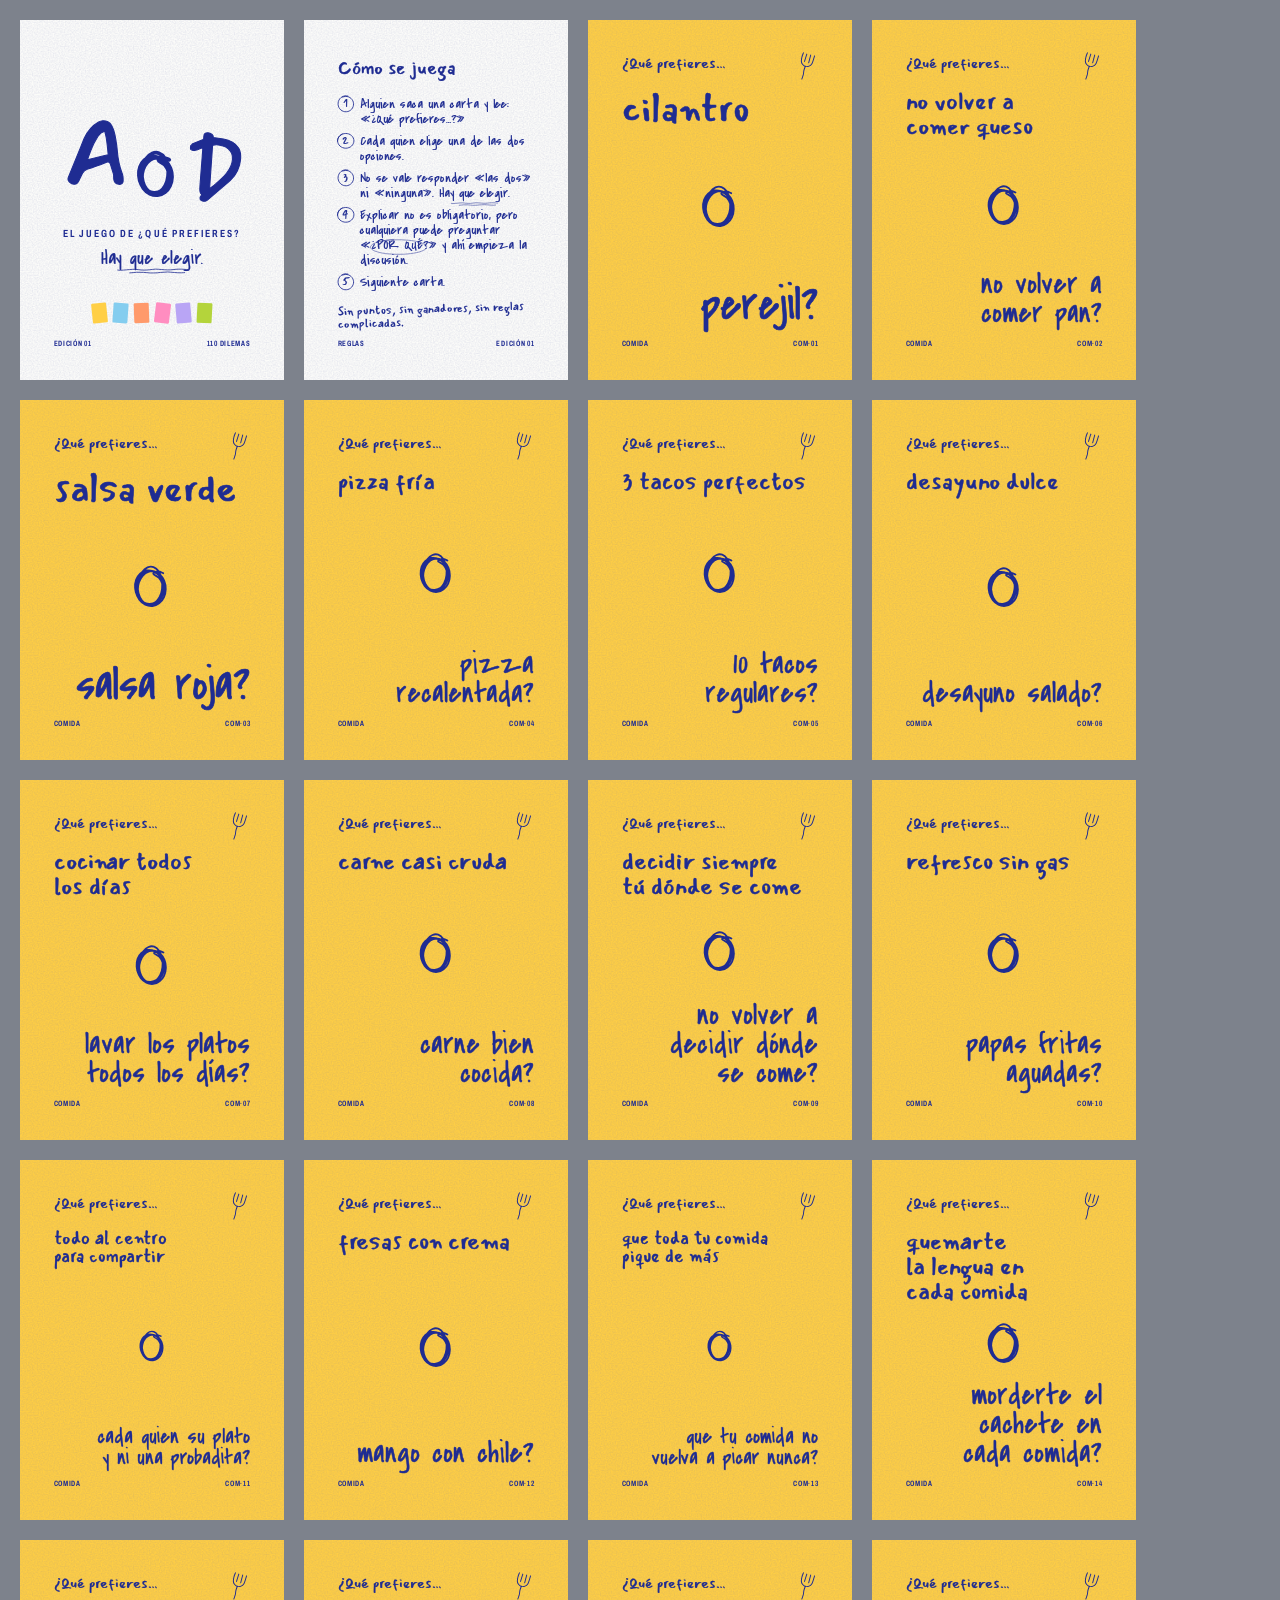
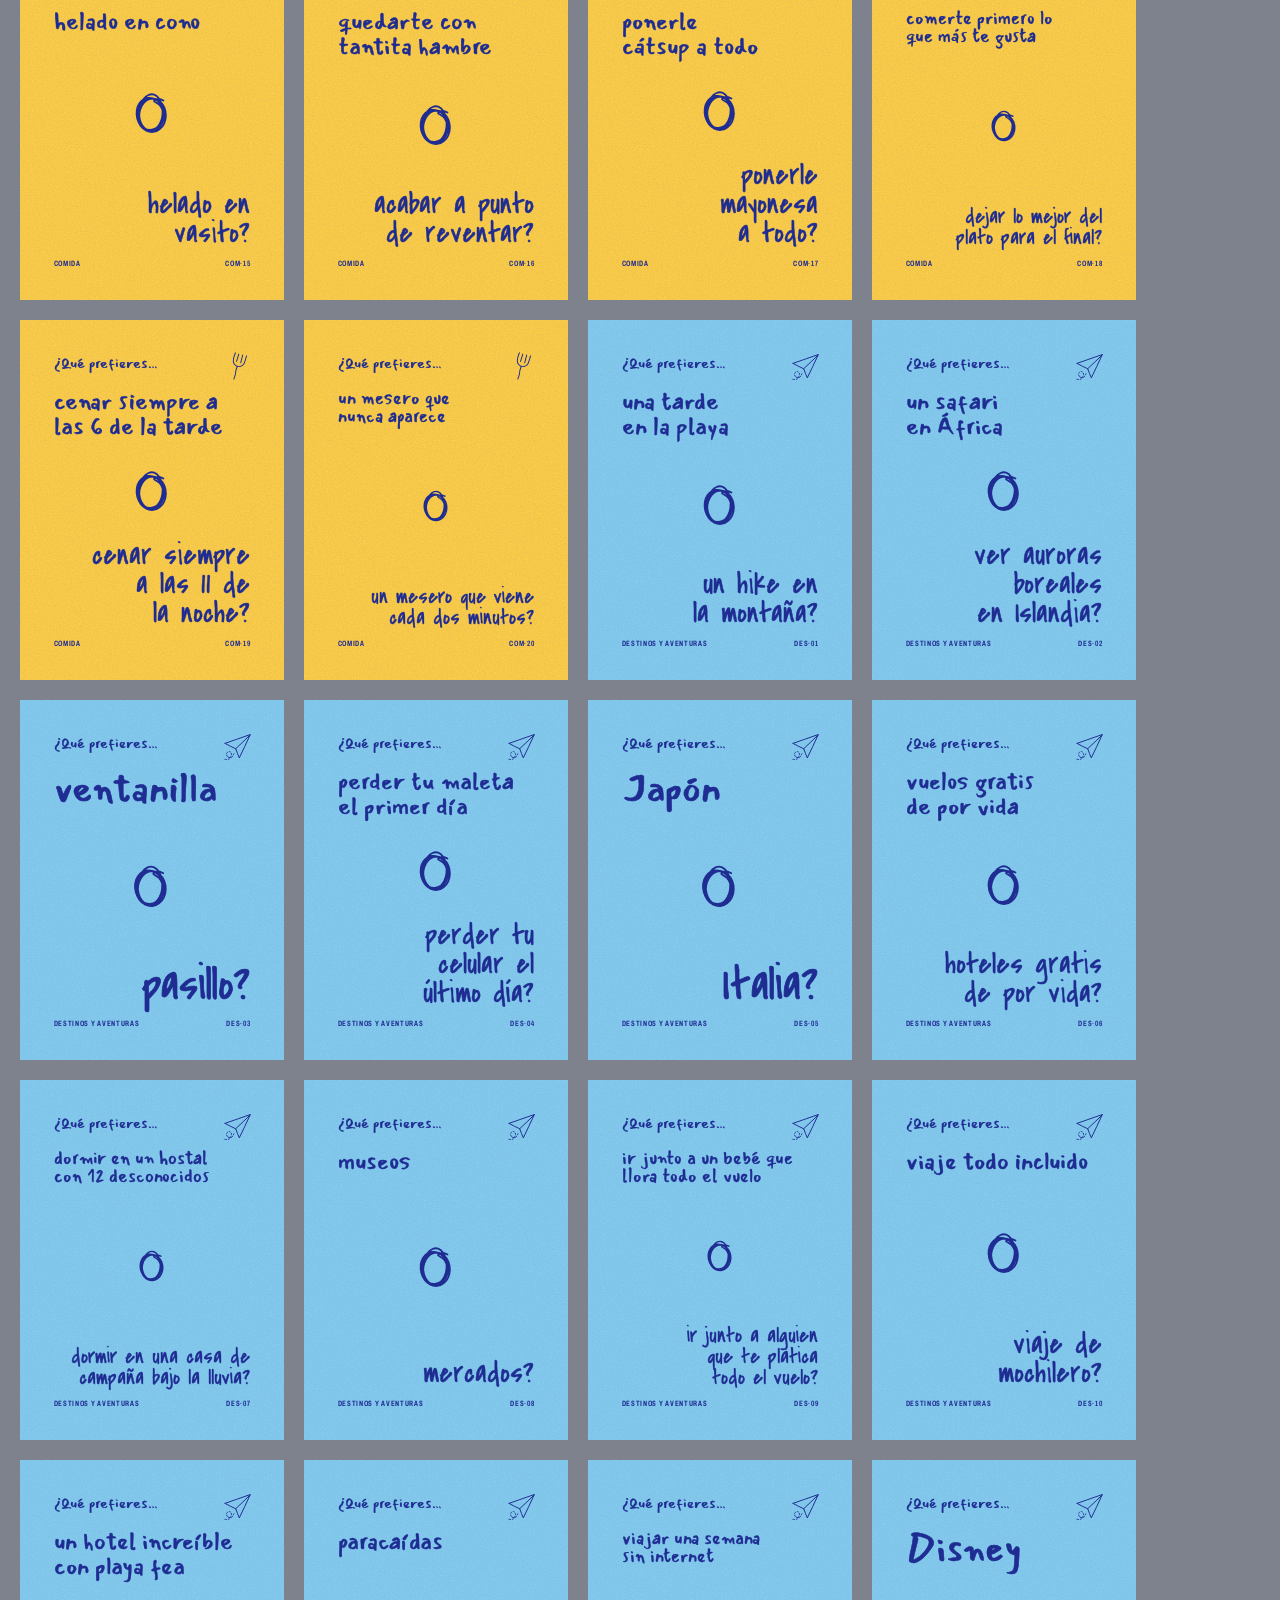
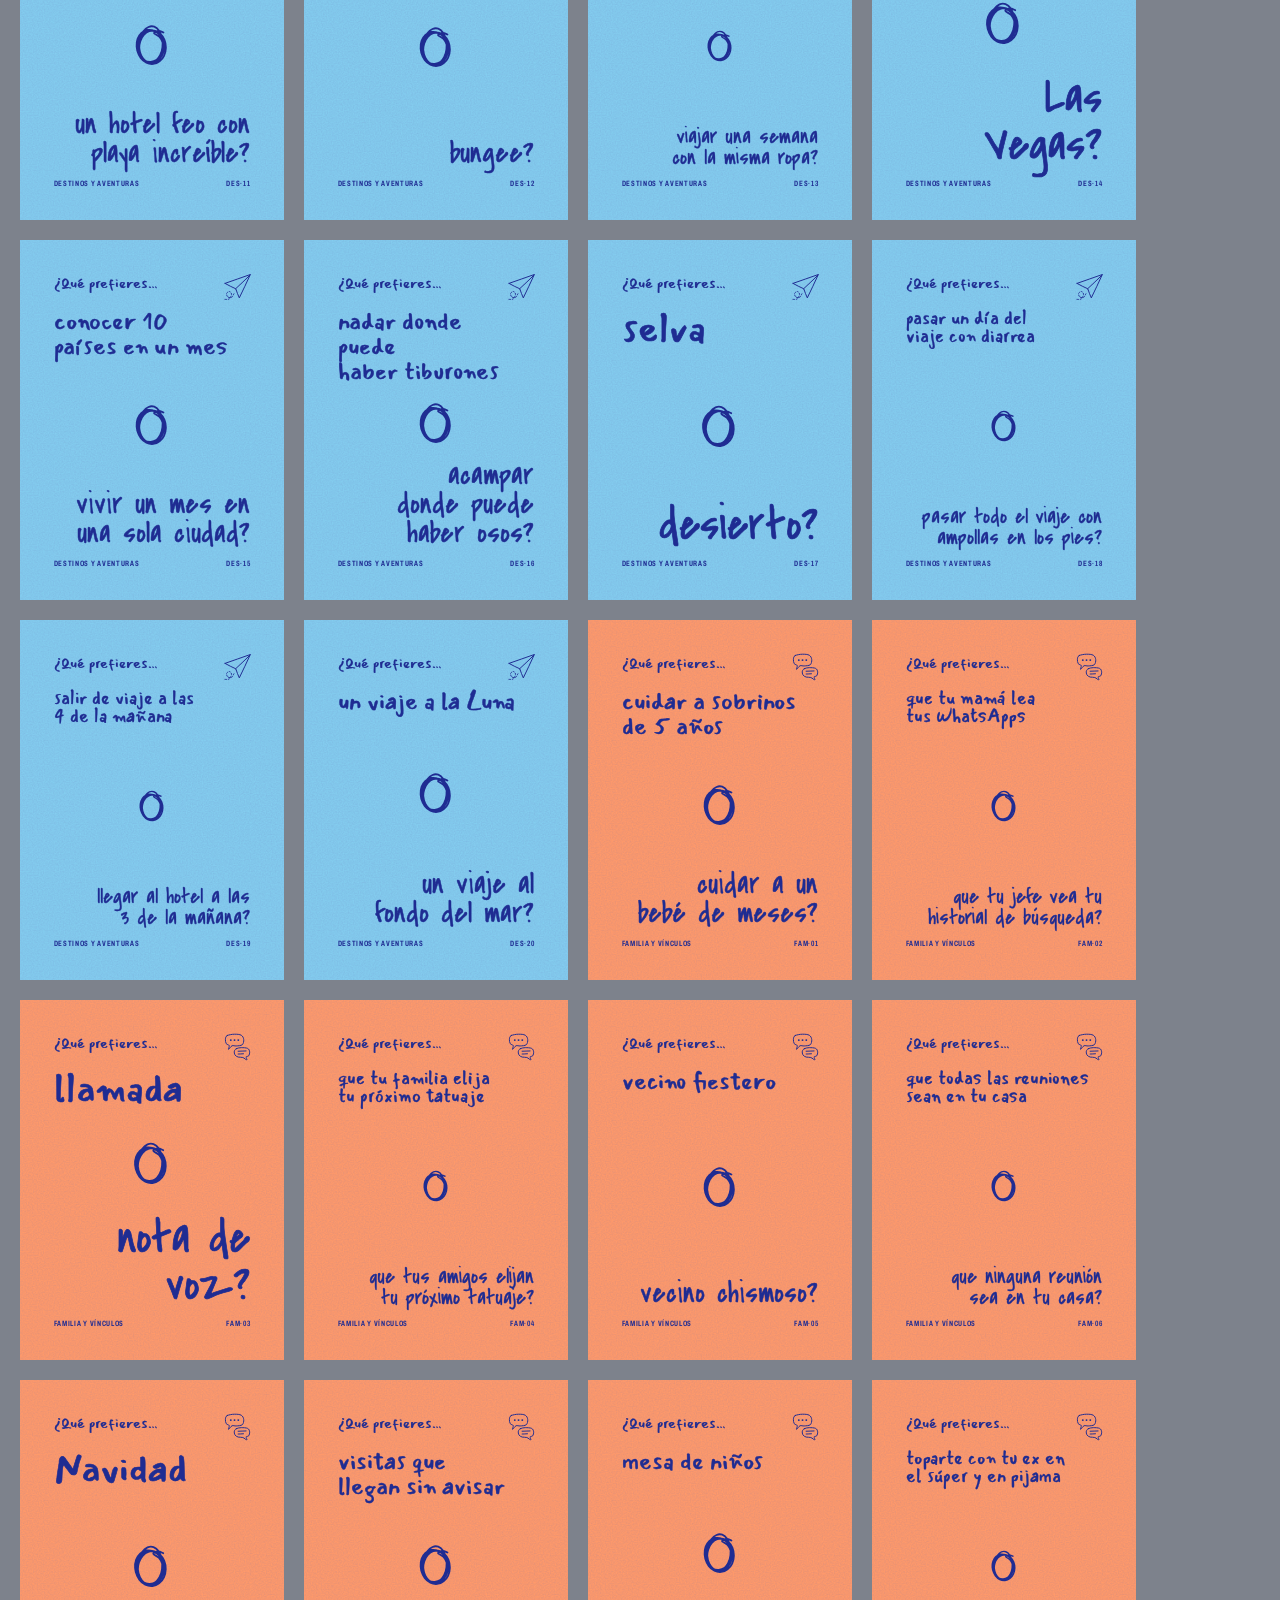
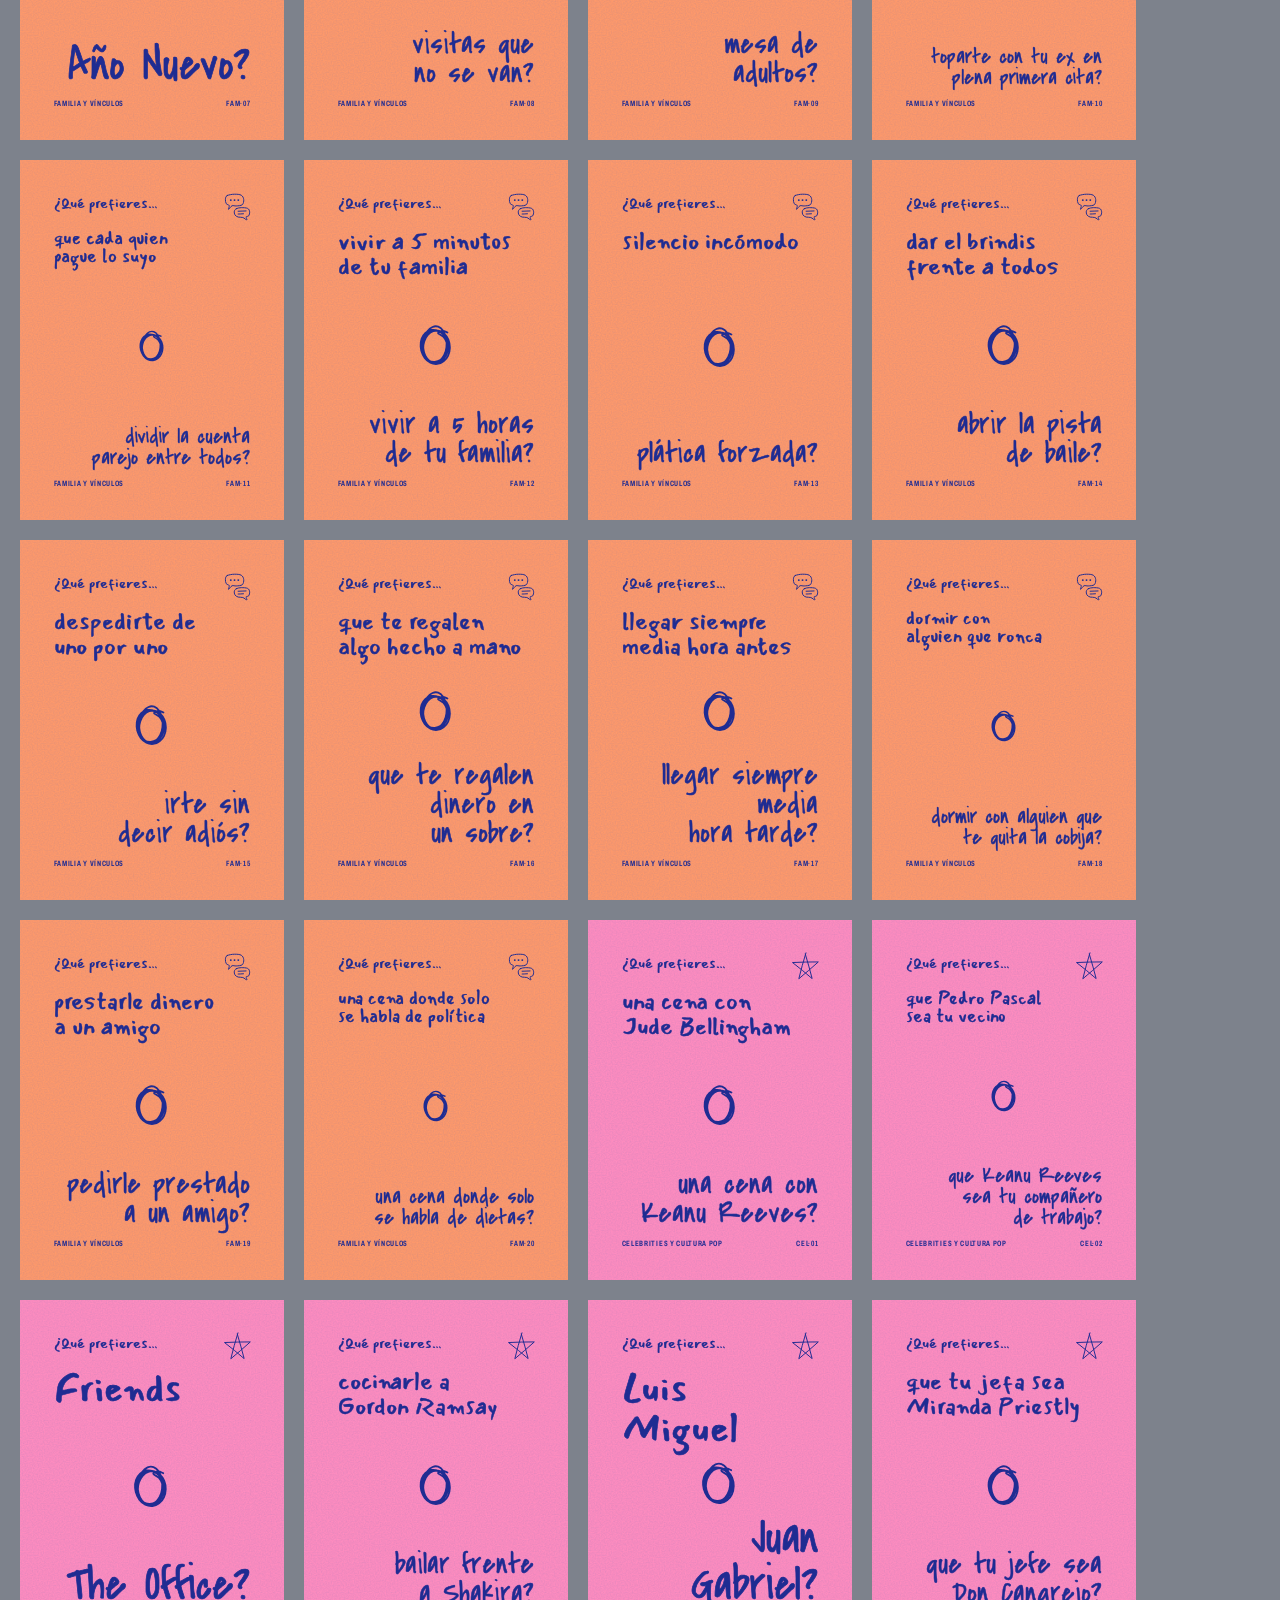
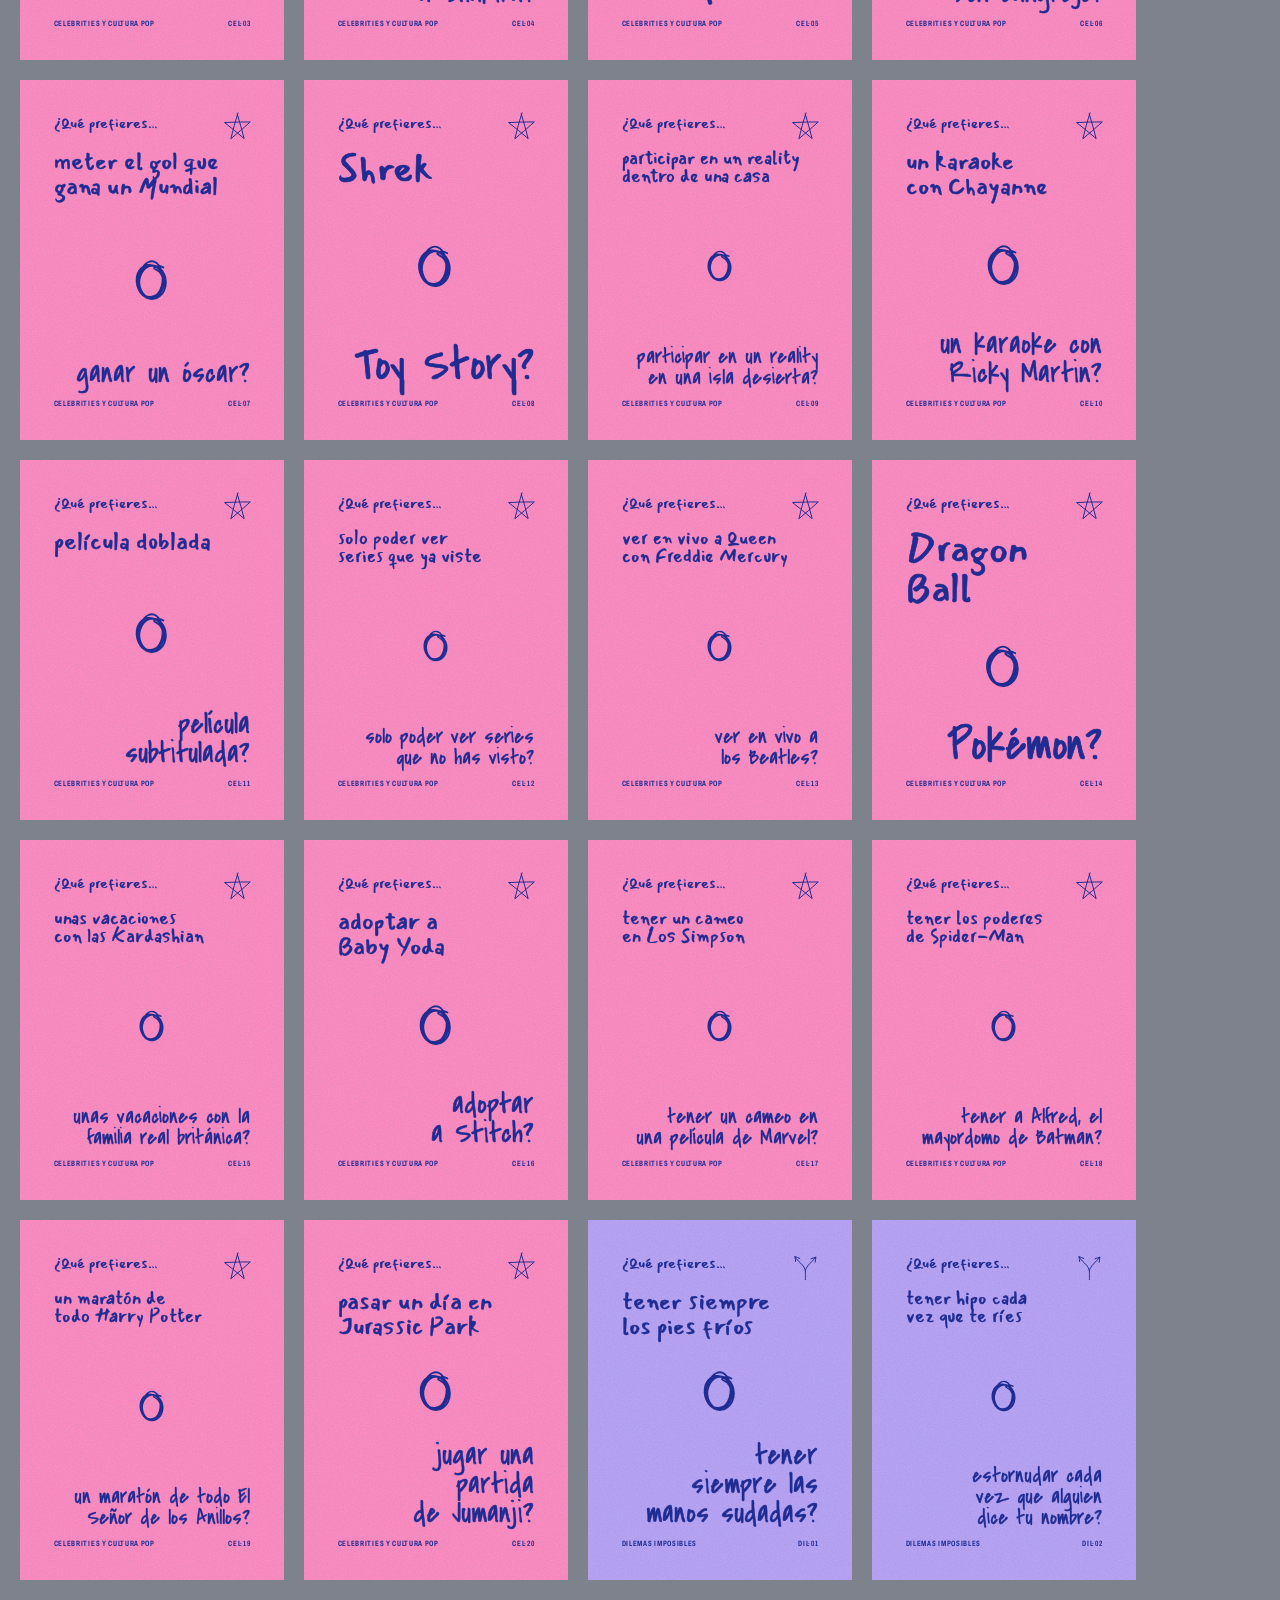
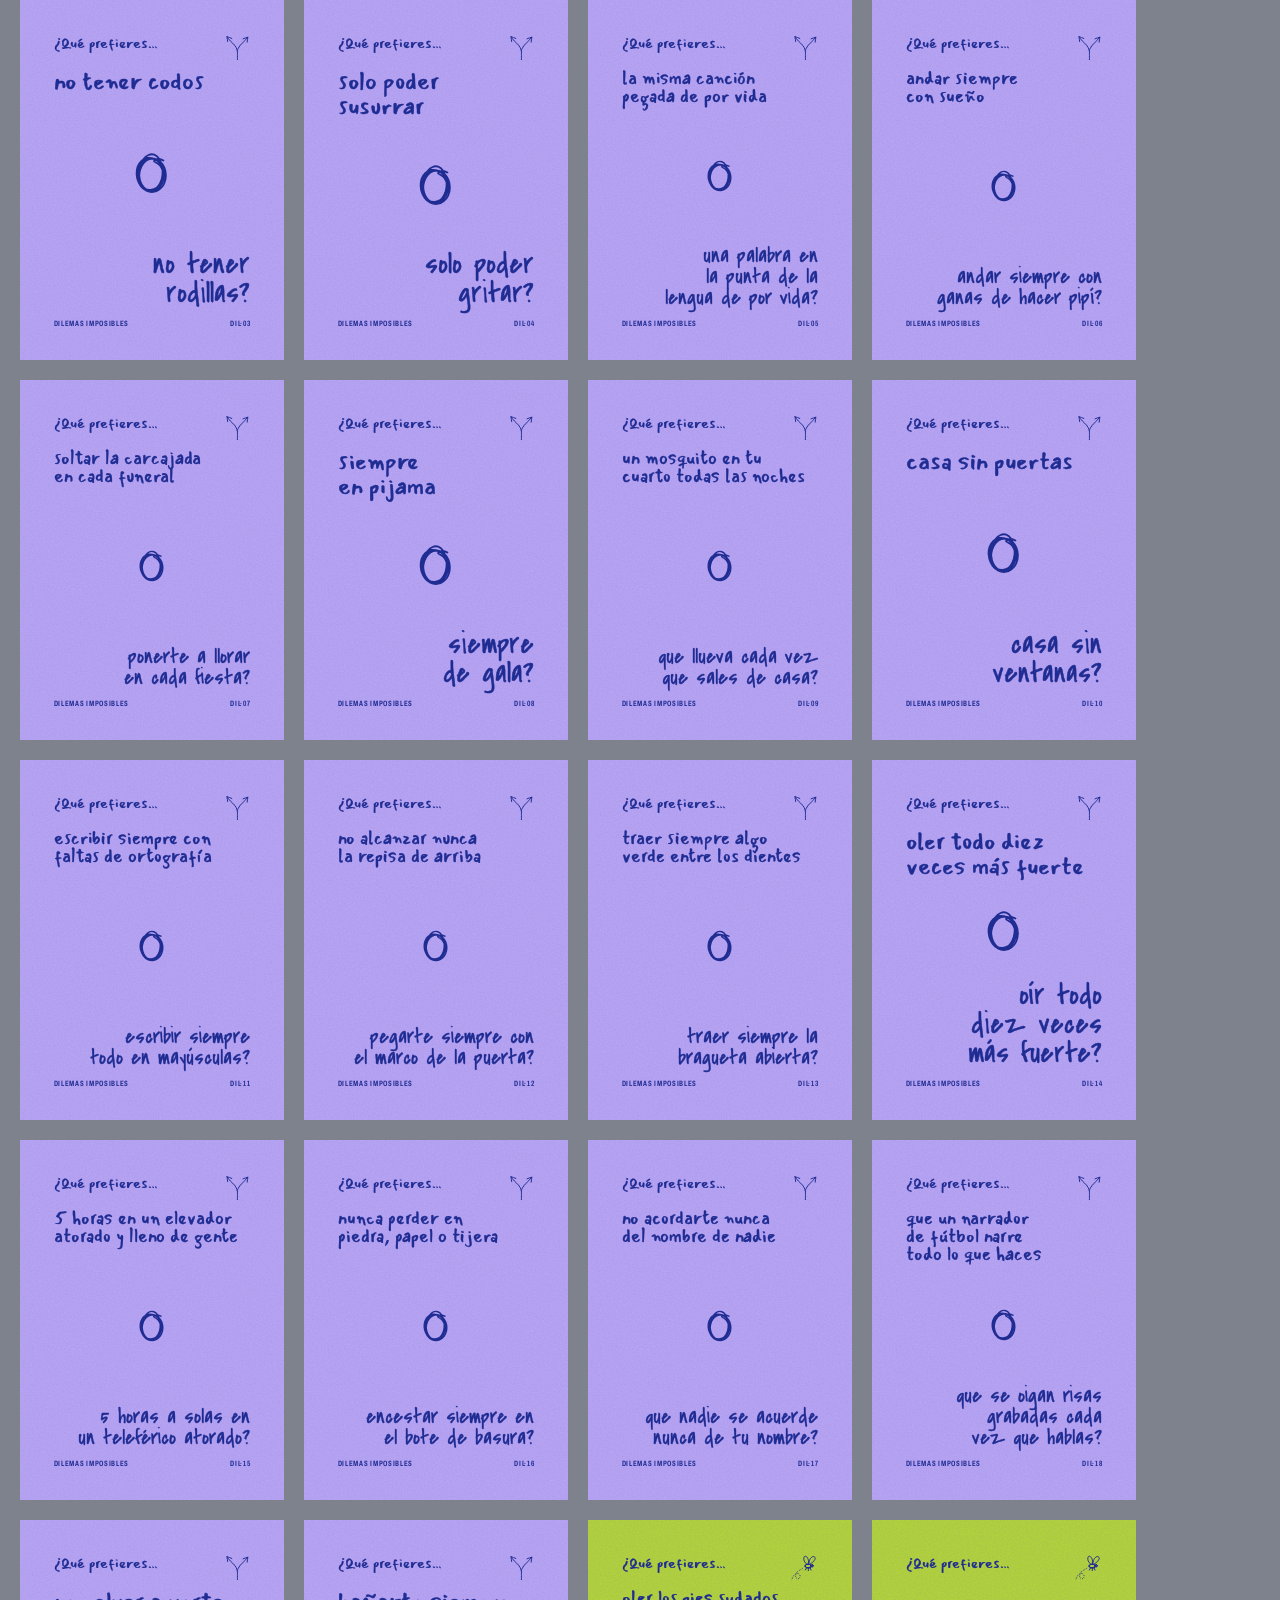
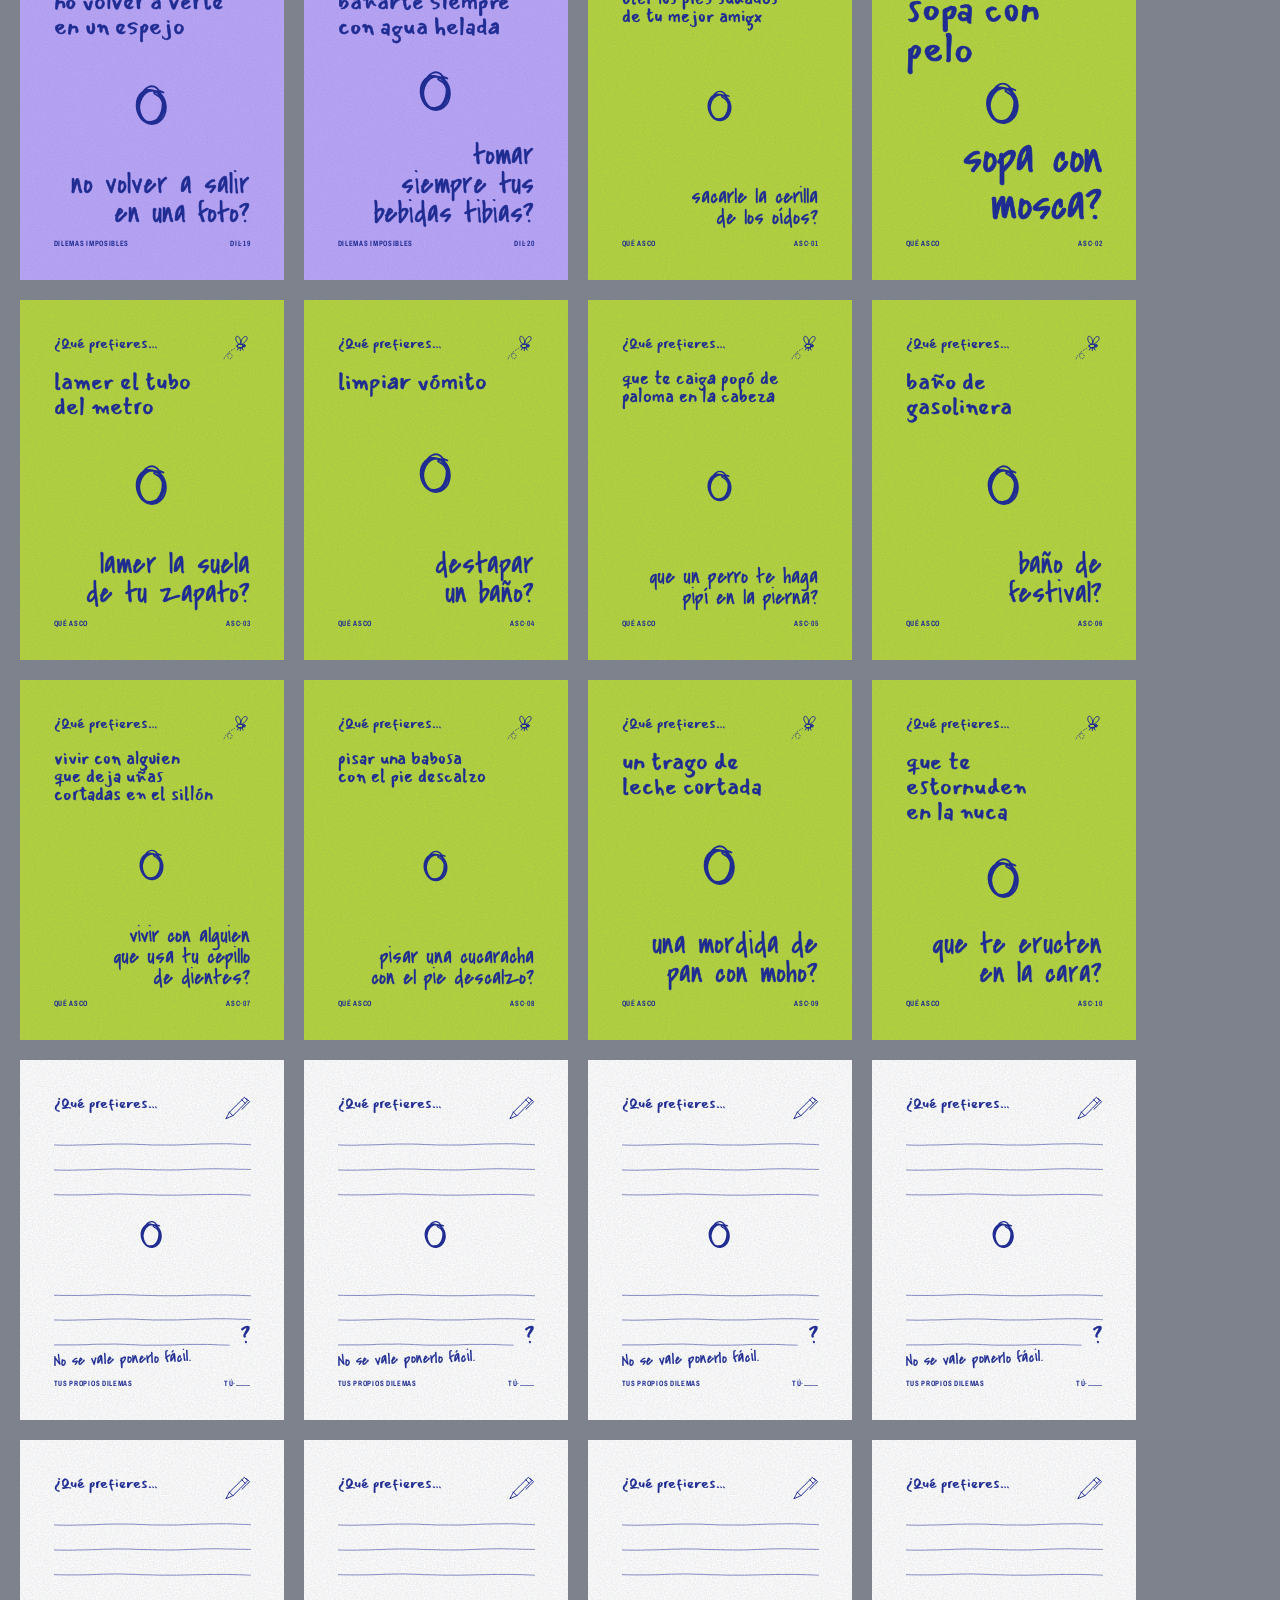
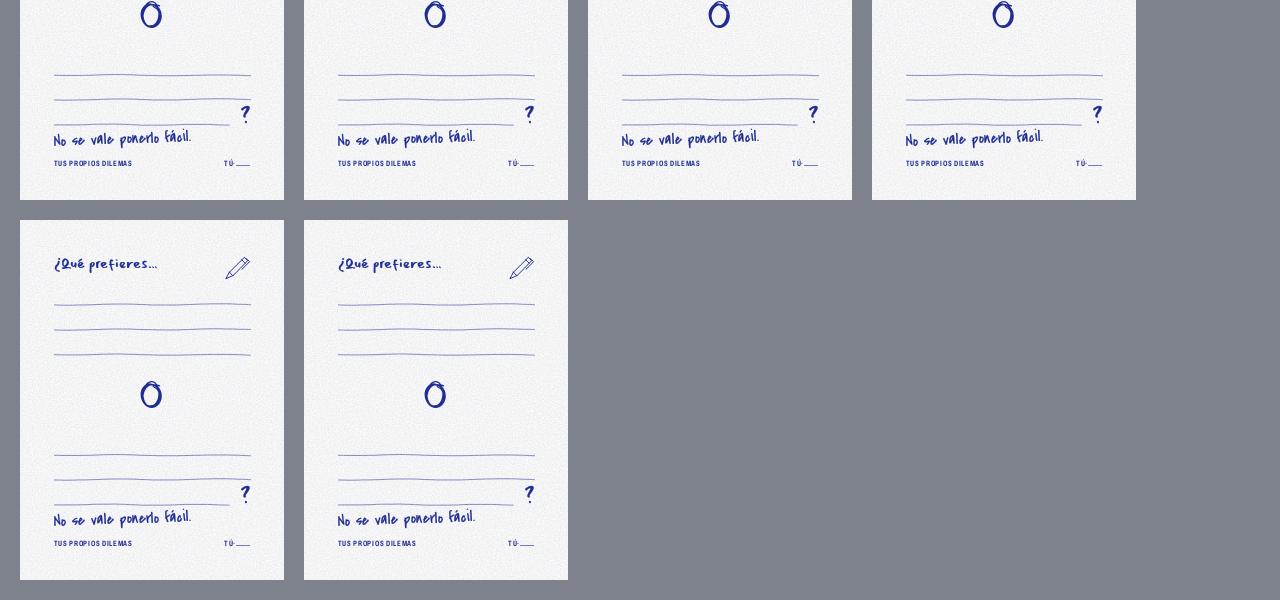
<file: imprimir/imprenta.html>
<!doctype html>
<html lang="es">
<head>
<meta charset="utf-8">
<meta name="viewport" content="width=device-width, initial-scale=1">
<title>Archivo para imprenta</title>
<!--
  Una carta por página, con sangrado: página de 2.75 × 3.75 in (69.85 × 95.25 mm)
  y la carta de 2.5 × 3.5 in (63.5 × 88.9 mm) centrada. Sin marcas de corte.

  ?caras=frentes      portada, reglas, preguntas y cartas en blanco (por omisión)
  ?caras=reverso      una sola página con el reverso
  ?caras=intercalado  reverso, frente, reverso, frente… (DriveThruCards)
  ?carta=COM-01       una sola carta (también portada, reglas, reverso, blanco);
                      es la que se captura en PNG
  ?pagina=2.75x3.75   tamaño de página en pulgadas (lo usa scripts/exportar.mjs)
  ?revisar=si         agrega un informe con fuentes y zona segura
-->
<link rel="preconnect" href="https://fonts.googleapis.com">
<link rel="preconnect" href="https://fonts.gstatic.com" crossorigin>
<link href="https://fonts.googleapis.com/css2?family=Archivo:wdth,wght@62..125,400..800&family=Covered+By+Your+Grace&family=Mansalva&display=swap" rel="stylesheet">
<link rel="stylesheet" href="../css/tokens.css">
<link rel="stylesheet" href="../css/carta.css">
<style>
html, body { margin: 0; padding: 0; }
html {
  -webkit-print-color-adjust: exact;
  print-color-adjust: exact;
}

/* Todo en pulgadas: 1 in = 96 px CSS, así ninguna medida cae entre píxeles. */
.pagina {
  position: relative;
  width: 2.75in;
  height: 3.75in;
  overflow: hidden;
}
/* break-after en la última página agrega una hoja en blanco al final. */
.pagina + .pagina { break-before: page; }

.pagina__carta {
  position: absolute;
  left: .125in;
  top: .125in;
  width: 2.5in;
}

.aviso {
  margin: 24px;
  font: 16px/1.4 var(--imprenta);
  color: #a00;
}

@media screen {
  html:not(.una) body {
    display: flex;
    flex-wrap: wrap;
    gap: 20px;
    padding: 20px;
    background: #7d828c;
  }
  html.una, html.una body { overflow: hidden; }
}
</style>
</head>
<body>
<script src="../js/cartas.js"></script>
<script src="../js/carta.js"></script>
<script src="comun.js"></script>
<script>
(function () {
  "use strict";

  var p = Impresion.parametros();
  var caras = p.get("caras") || "frentes";
  var una = p.get("carta");

  Impresion.tamanoPagina("2.75in", "3.75in");

  function pagina(clave) {
    var carta = Impresion.crear(clave);
    if (!carta) throw new Error("No existe la carta «" + clave + "».");
    carta.classList.add("carta--sangrado");
    var hoja = document.createElement("section");
    hoja.className = "pagina";
    hoja.dataset.clave = clave;
    var marco = document.createElement("div");
    marco.className = "pagina__carta";
    marco.appendChild(carta);
    hoja.appendChild(marco);
    document.body.appendChild(hoja);
  }

  var claves;
  if (una) {
    document.documentElement.classList.add("una");
    claves = [una];
  } else if (caras === "frentes") {
    claves = Impresion.mazo().map(function (c) { return c.clave; });
  } else if (caras === "reverso") {
    claves = ["reverso"];
  } else if (caras === "intercalado") {
    claves = [];
    Impresion.mazo().forEach(function (c) { claves.push("reverso", c.clave); });
  } else {
    claves = [];
  }

  try {
    if (!claves.length) throw new Error("Valor desconocido: caras=" + caras + ". Usa frentes, reverso o intercalado.");
    claves.forEach(pagina);
  } catch (e) {
    document.body.innerHTML = "<p class=\"aviso\"></p>";
    document.body.firstChild.textContent = e.message;
    document.documentElement.dataset.error = e.message;
    return;
  }

  Impresion.prepararParaPdf().then(Impresion.fuentes).then(function (cargadas) {
    var peor = { texto: Infinity, trazos: Infinity };
    document.querySelectorAll(".pagina").forEach(function (hoja) {
      var z = Impresion.zonaSegura(hoja.querySelector(".carta"));
      if (z.texto < peor.texto) { peor.texto = z.texto; peor.cartaTexto = hoja.dataset.clave; peor.piezaTexto = z.piezaTexto; }
      if (z.trazos < peor.trazos) { peor.trazos = z.trazos; peor.cartaTrazo = hoja.dataset.clave; peor.piezaTrazo = z.piezaTrazo; }
    });
    var primera = document.querySelector(".pagina").getBoundingClientRect();
    var carta = document.querySelector(".pagina .carta").getBoundingClientRect();
    Impresion.informe({
      paginas: document.querySelectorAll(".pagina").length,
      fuentes: cargadas,
      paginaMm: [primera.width / Impresion.MM, primera.height / Impresion.MM],
      cartaMm: [carta.width / Impresion.MM, carta.height / Impresion.MM],
      sangradoMm: [(carta.left - primera.left) / Impresion.MM, (carta.top - primera.top) / Impresion.MM],
      zona: peor
    });
    document.documentElement.dataset.listo = "si";
  });
})();
</script>
</body>
</html>
</file>
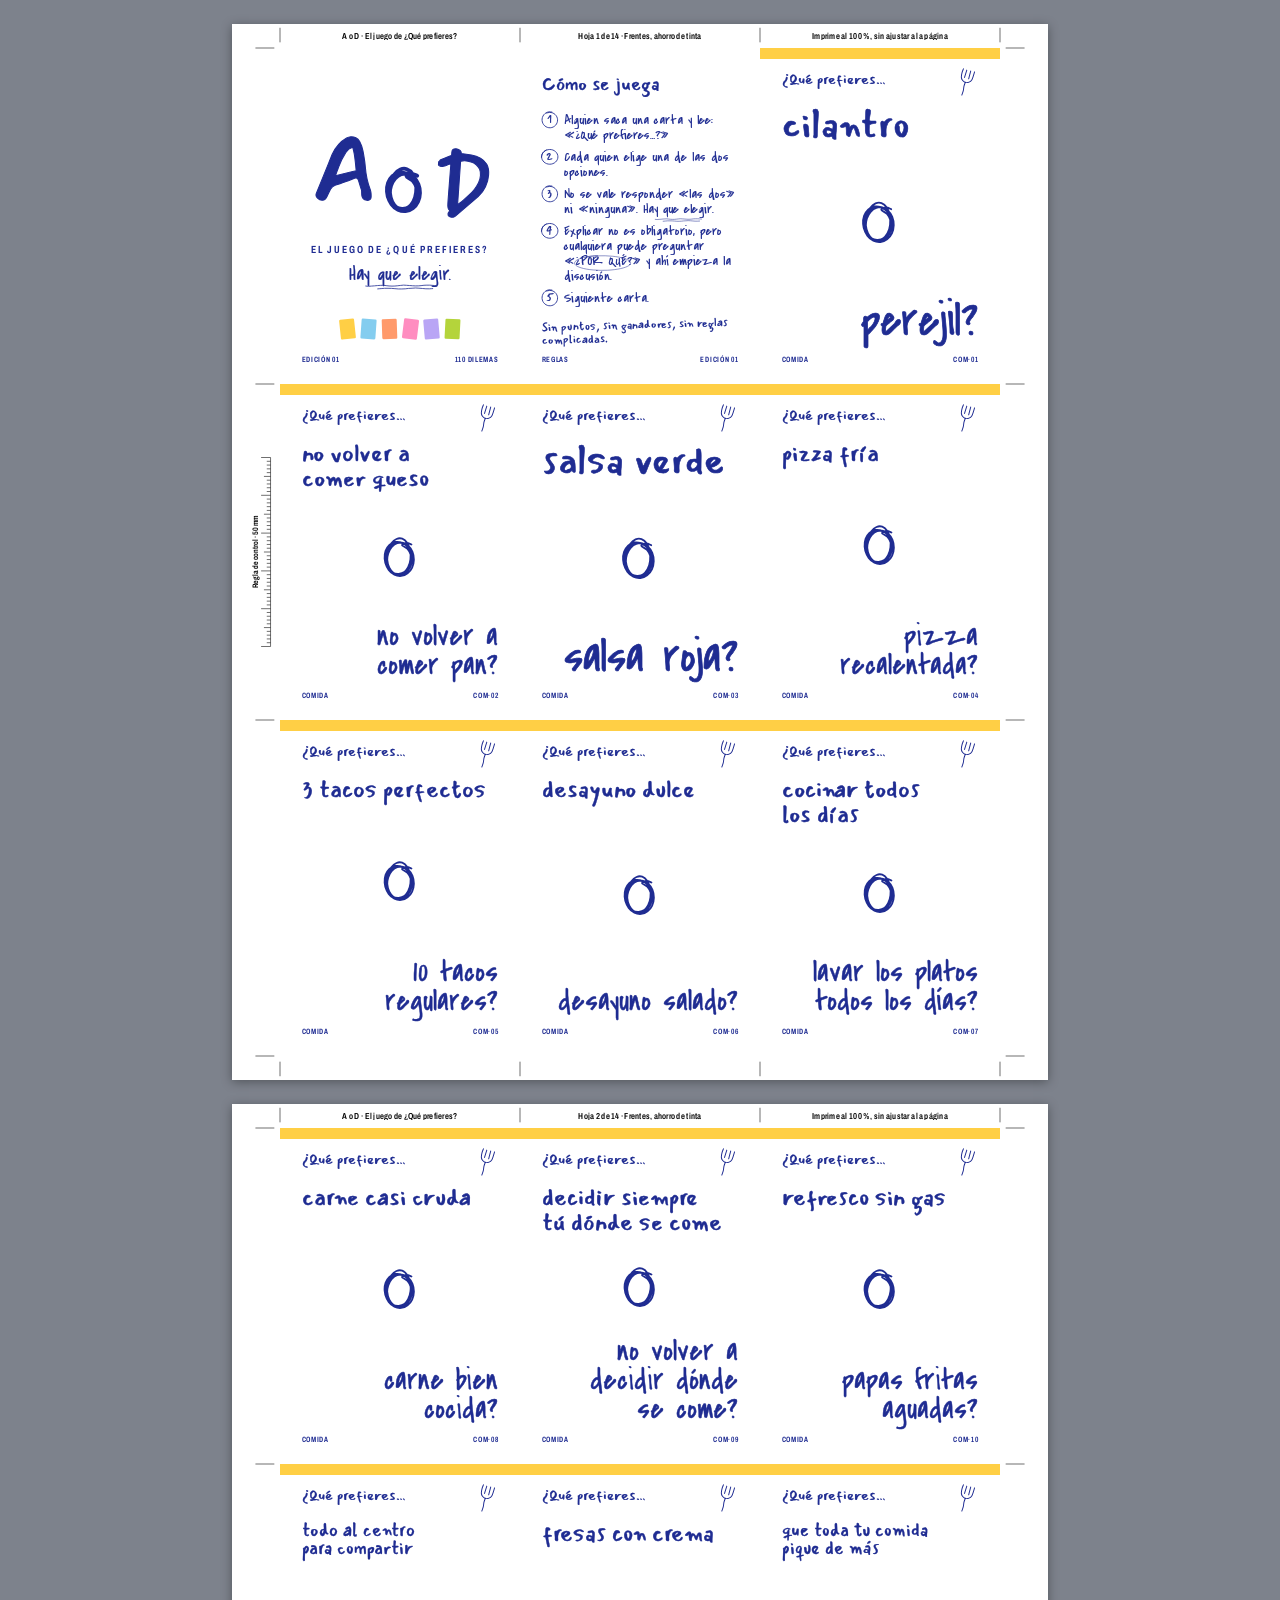
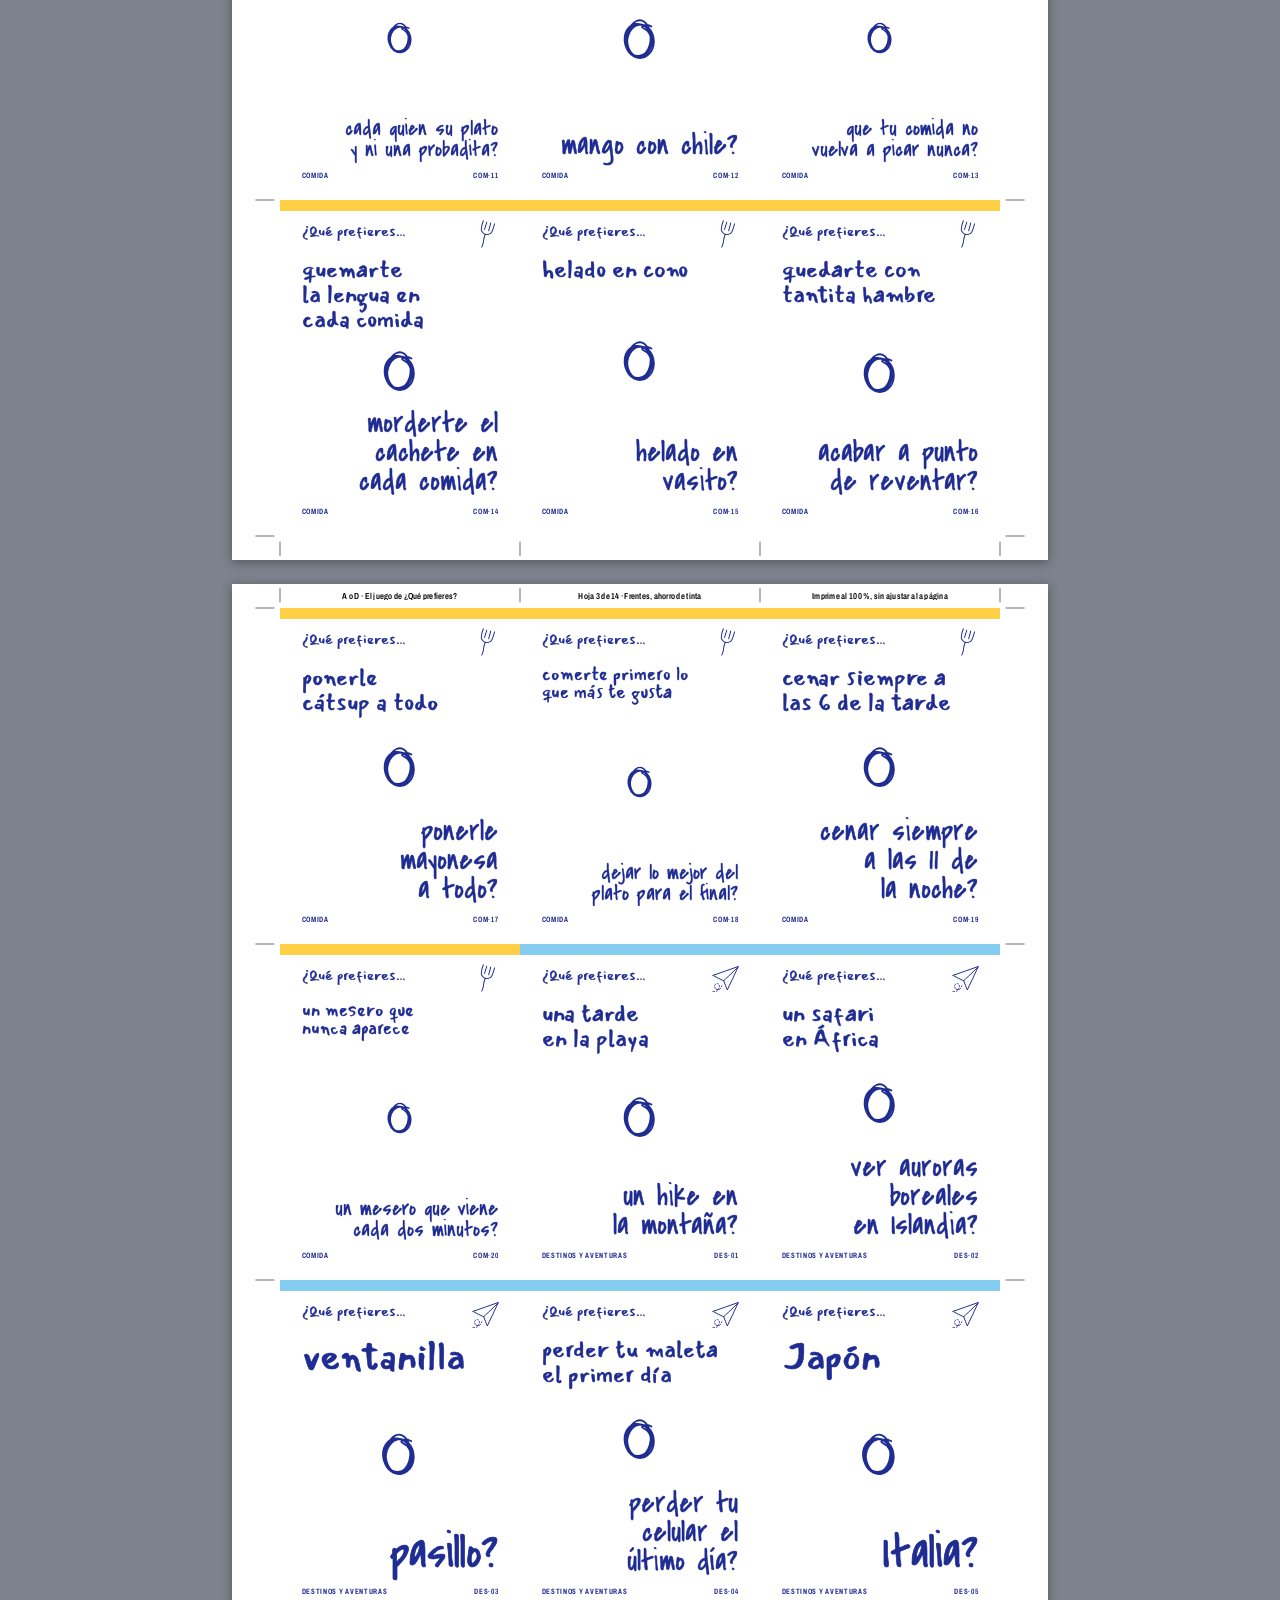
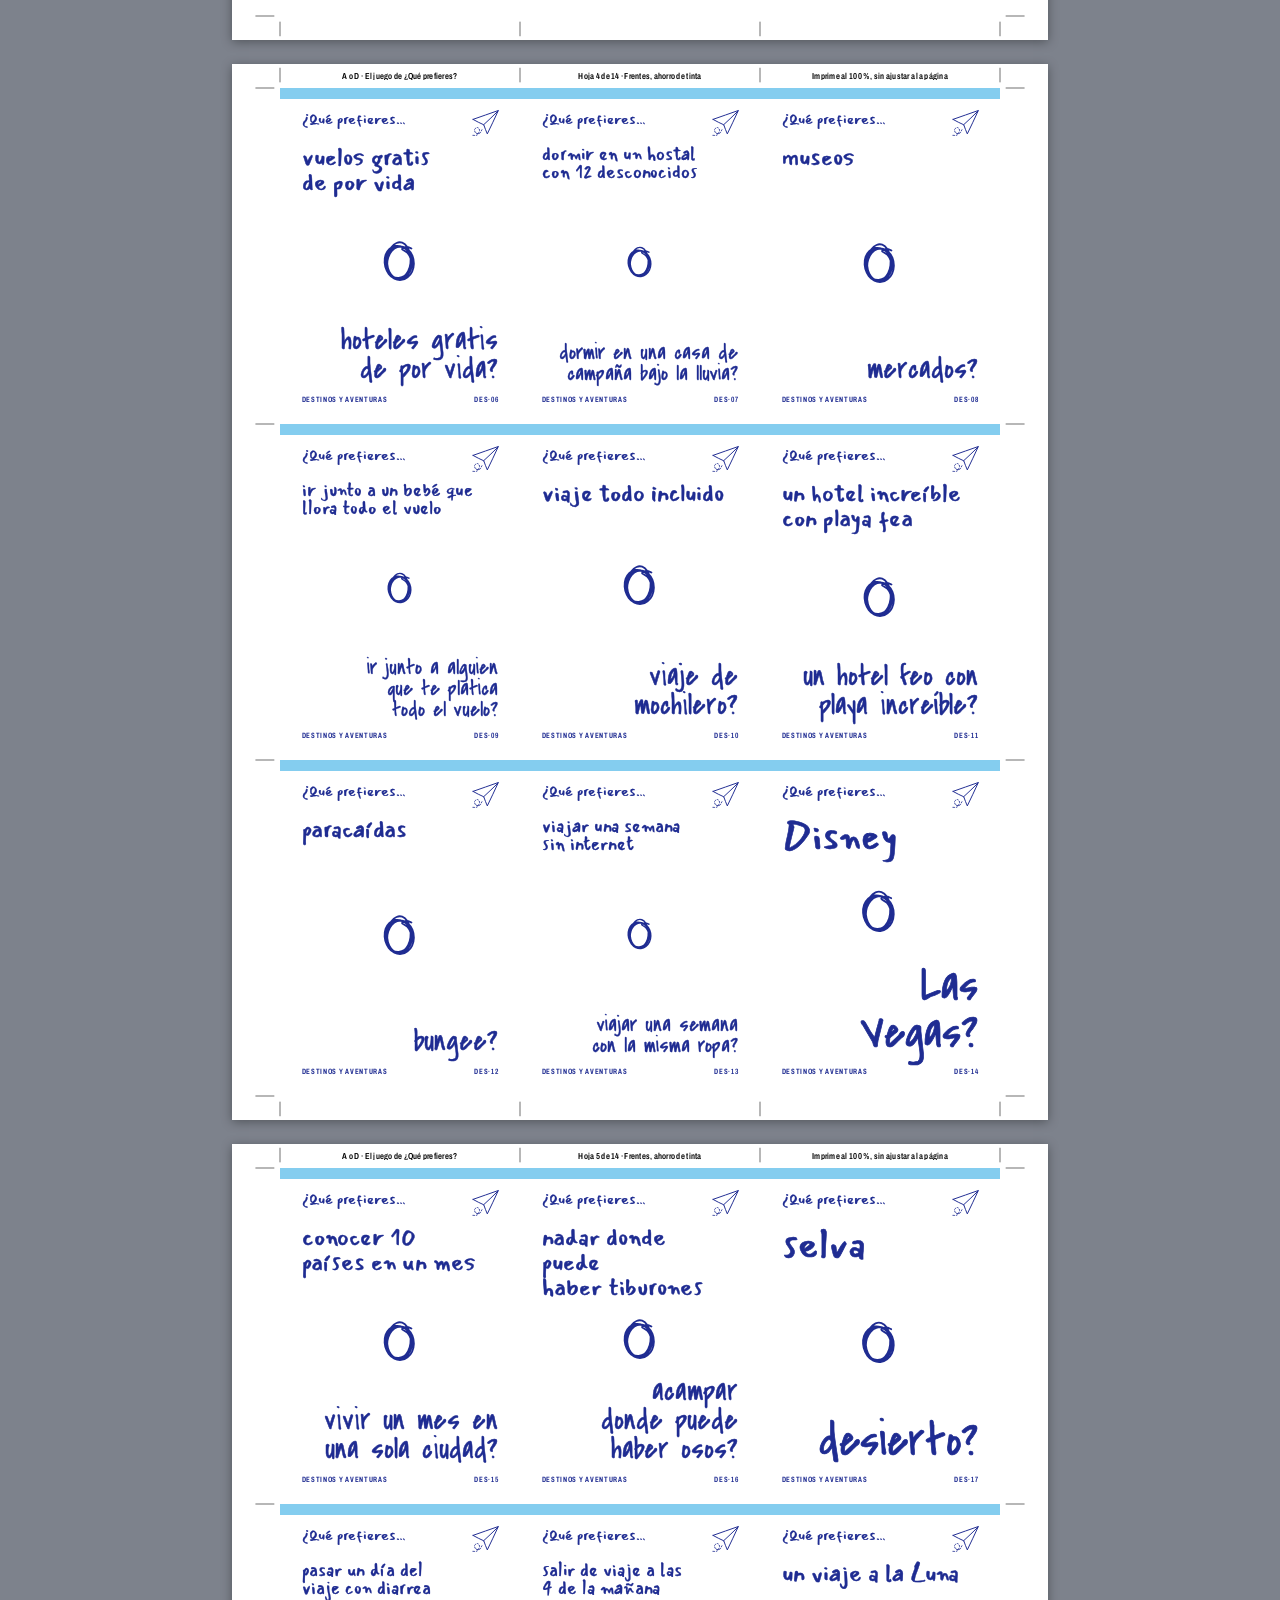
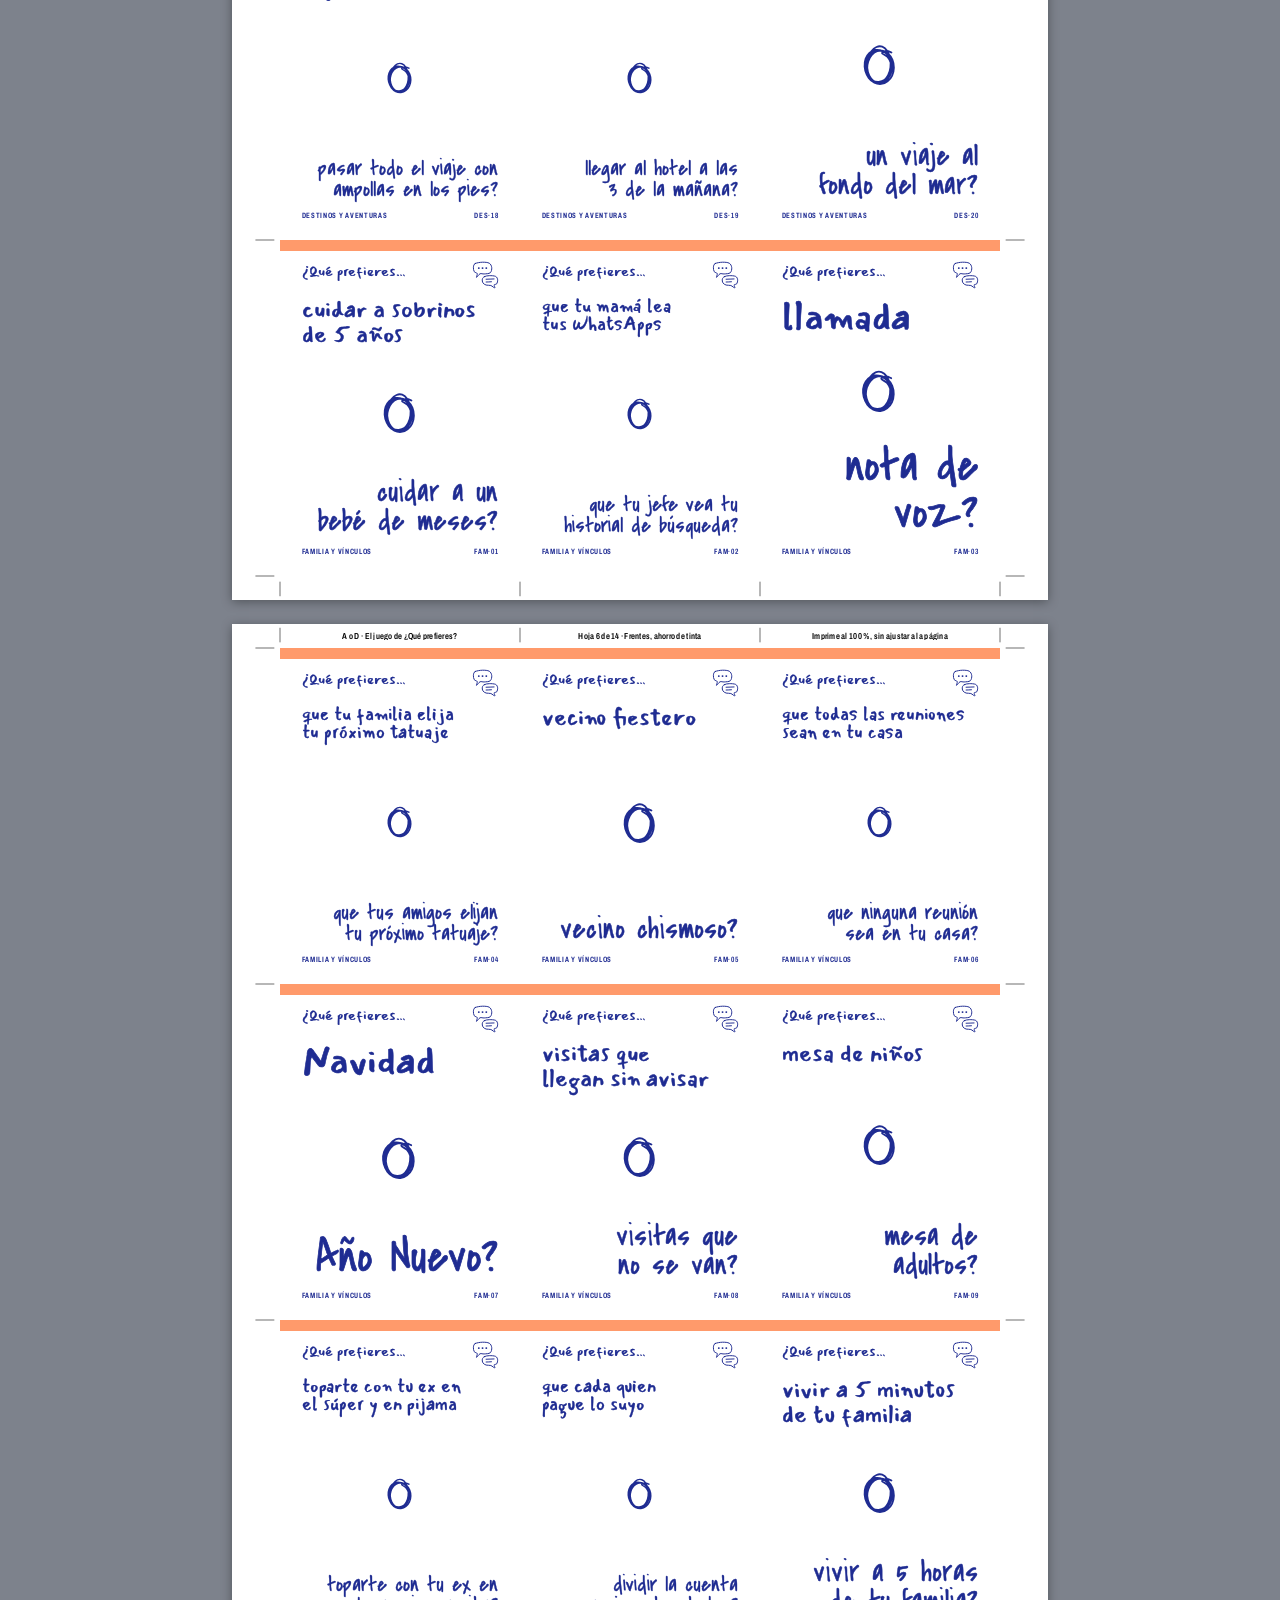
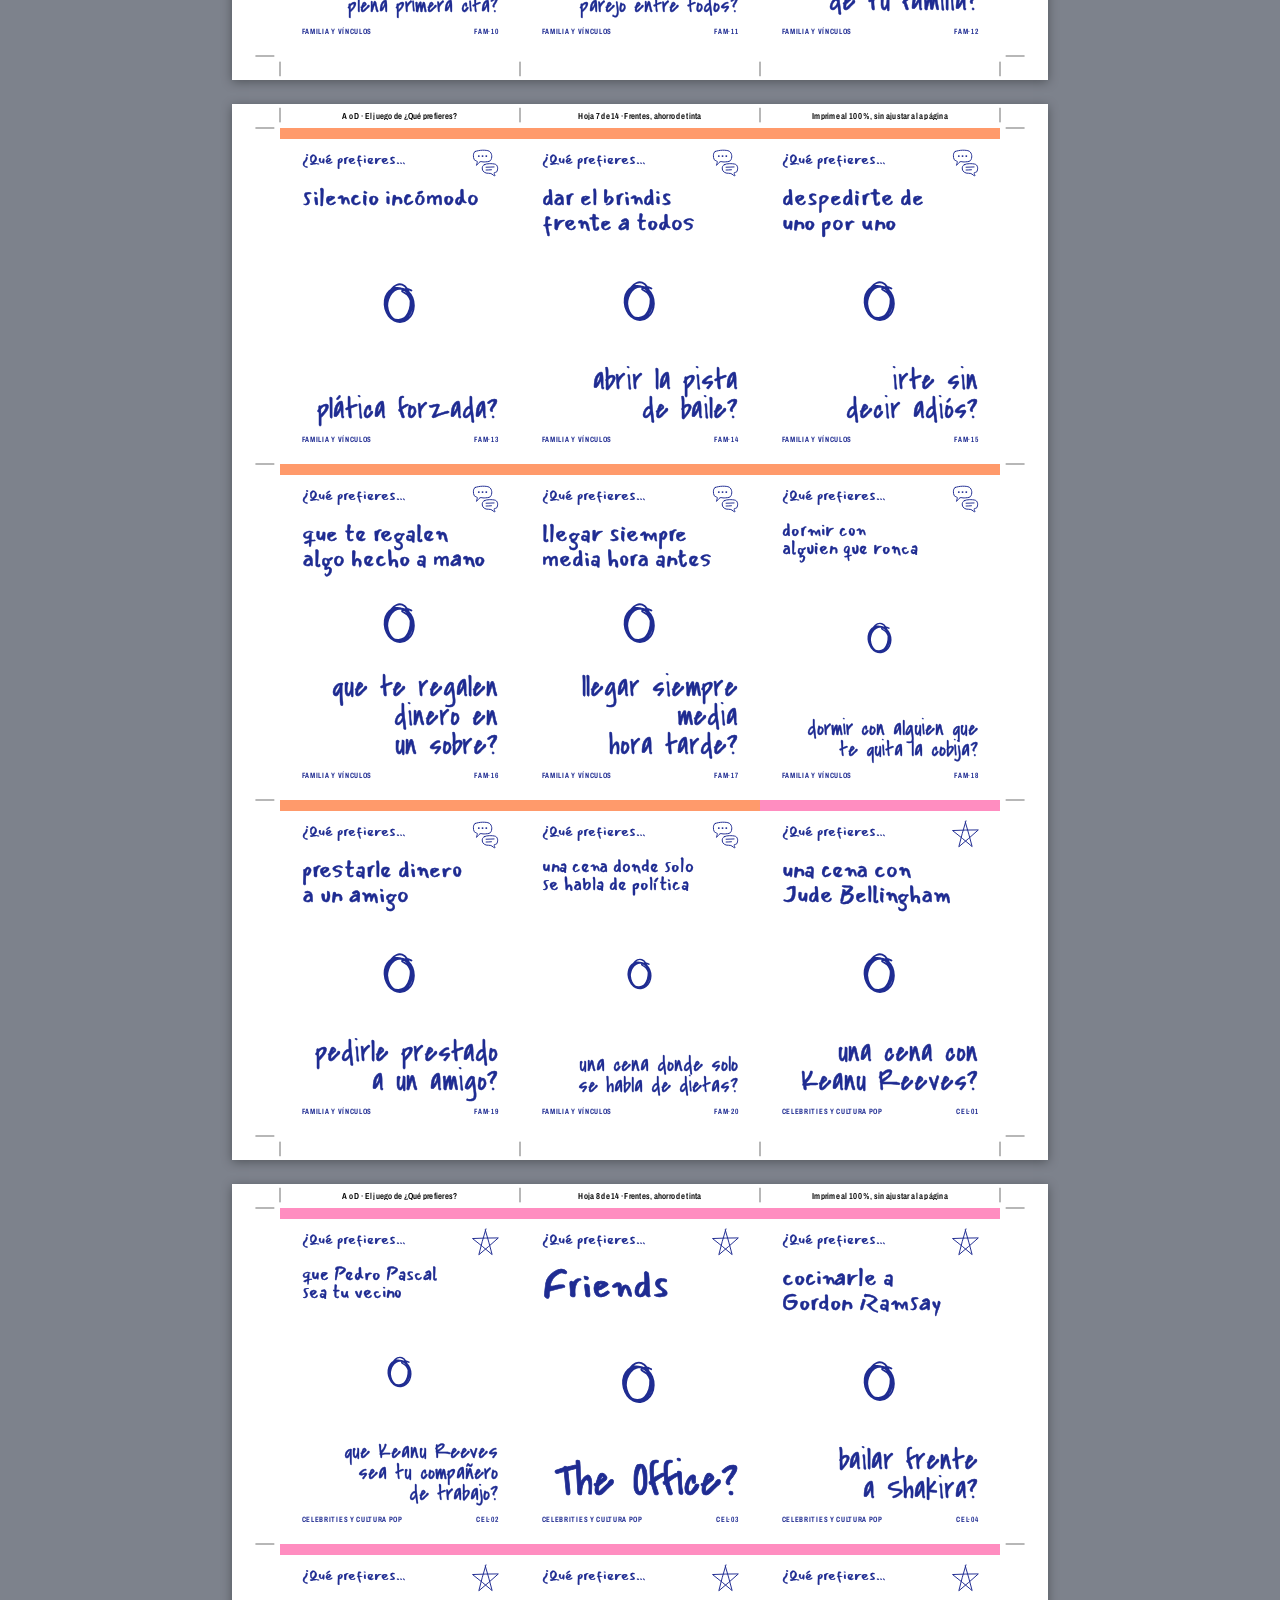
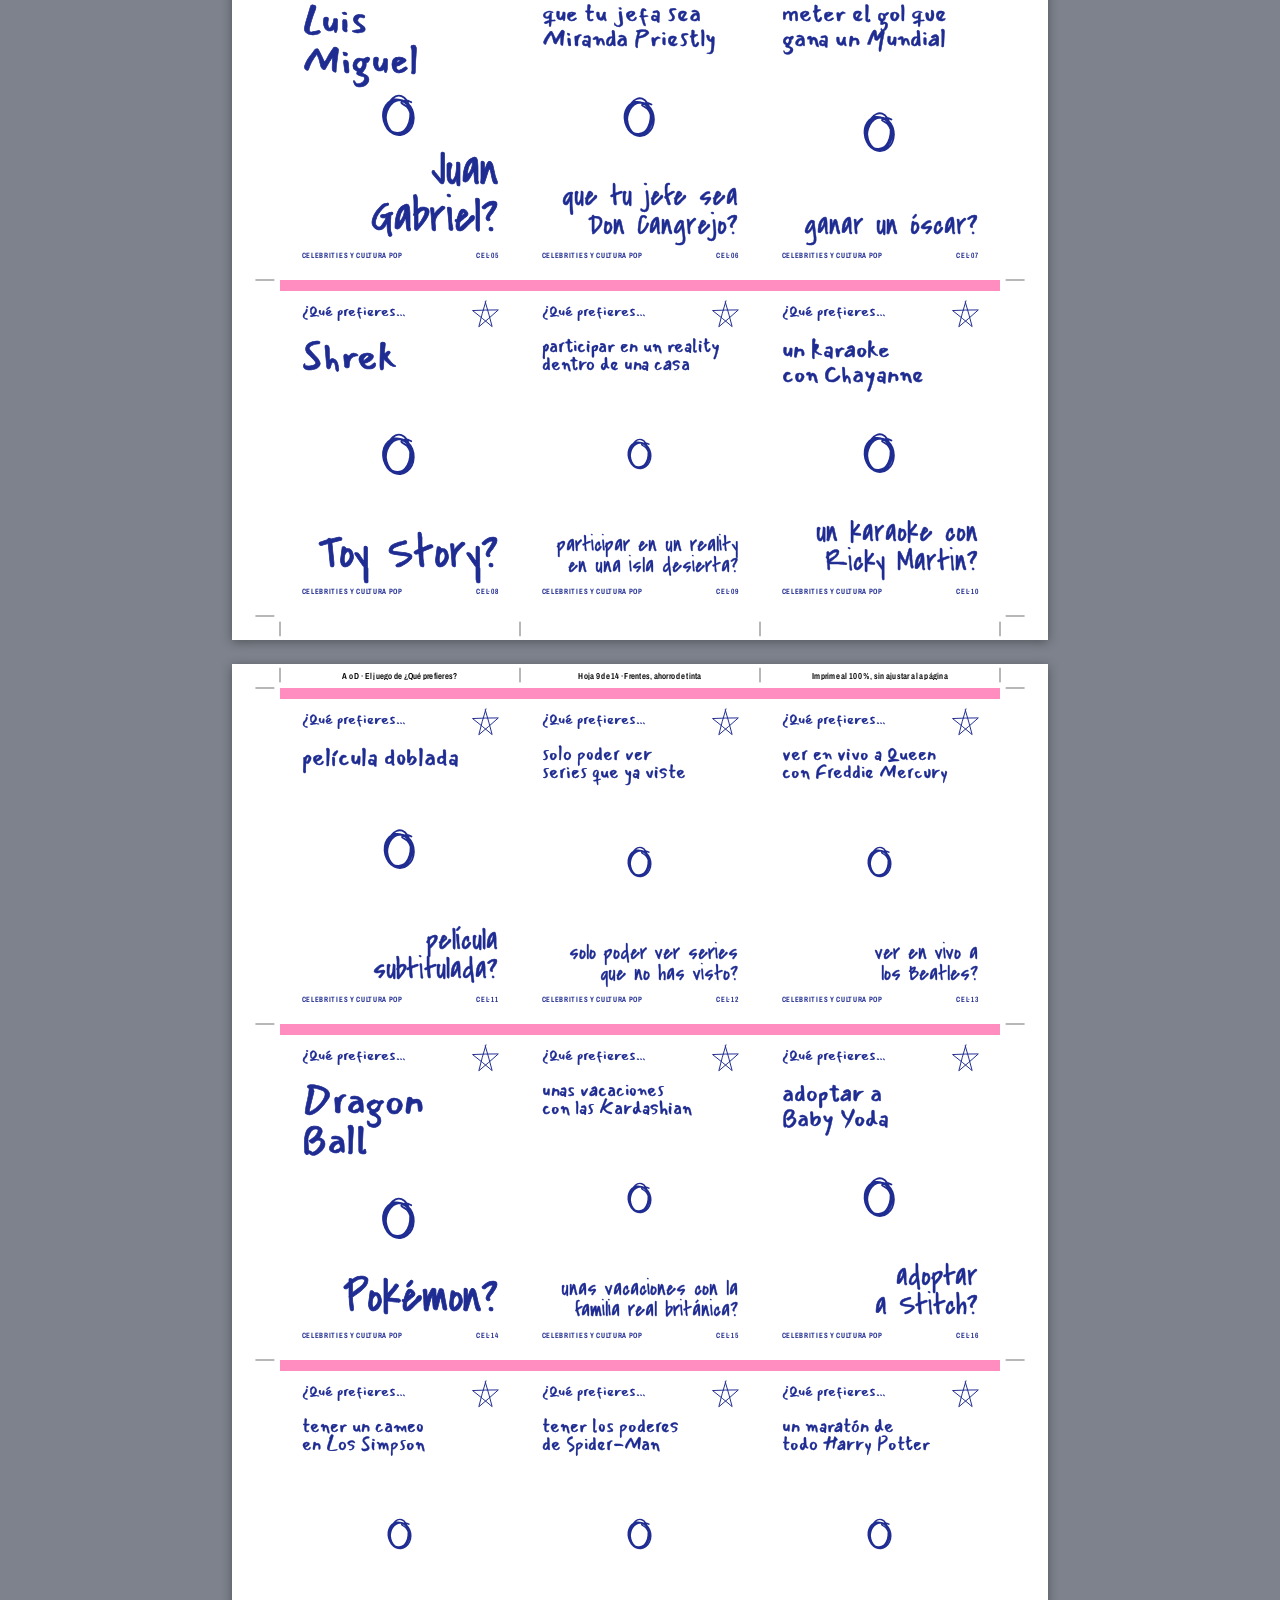
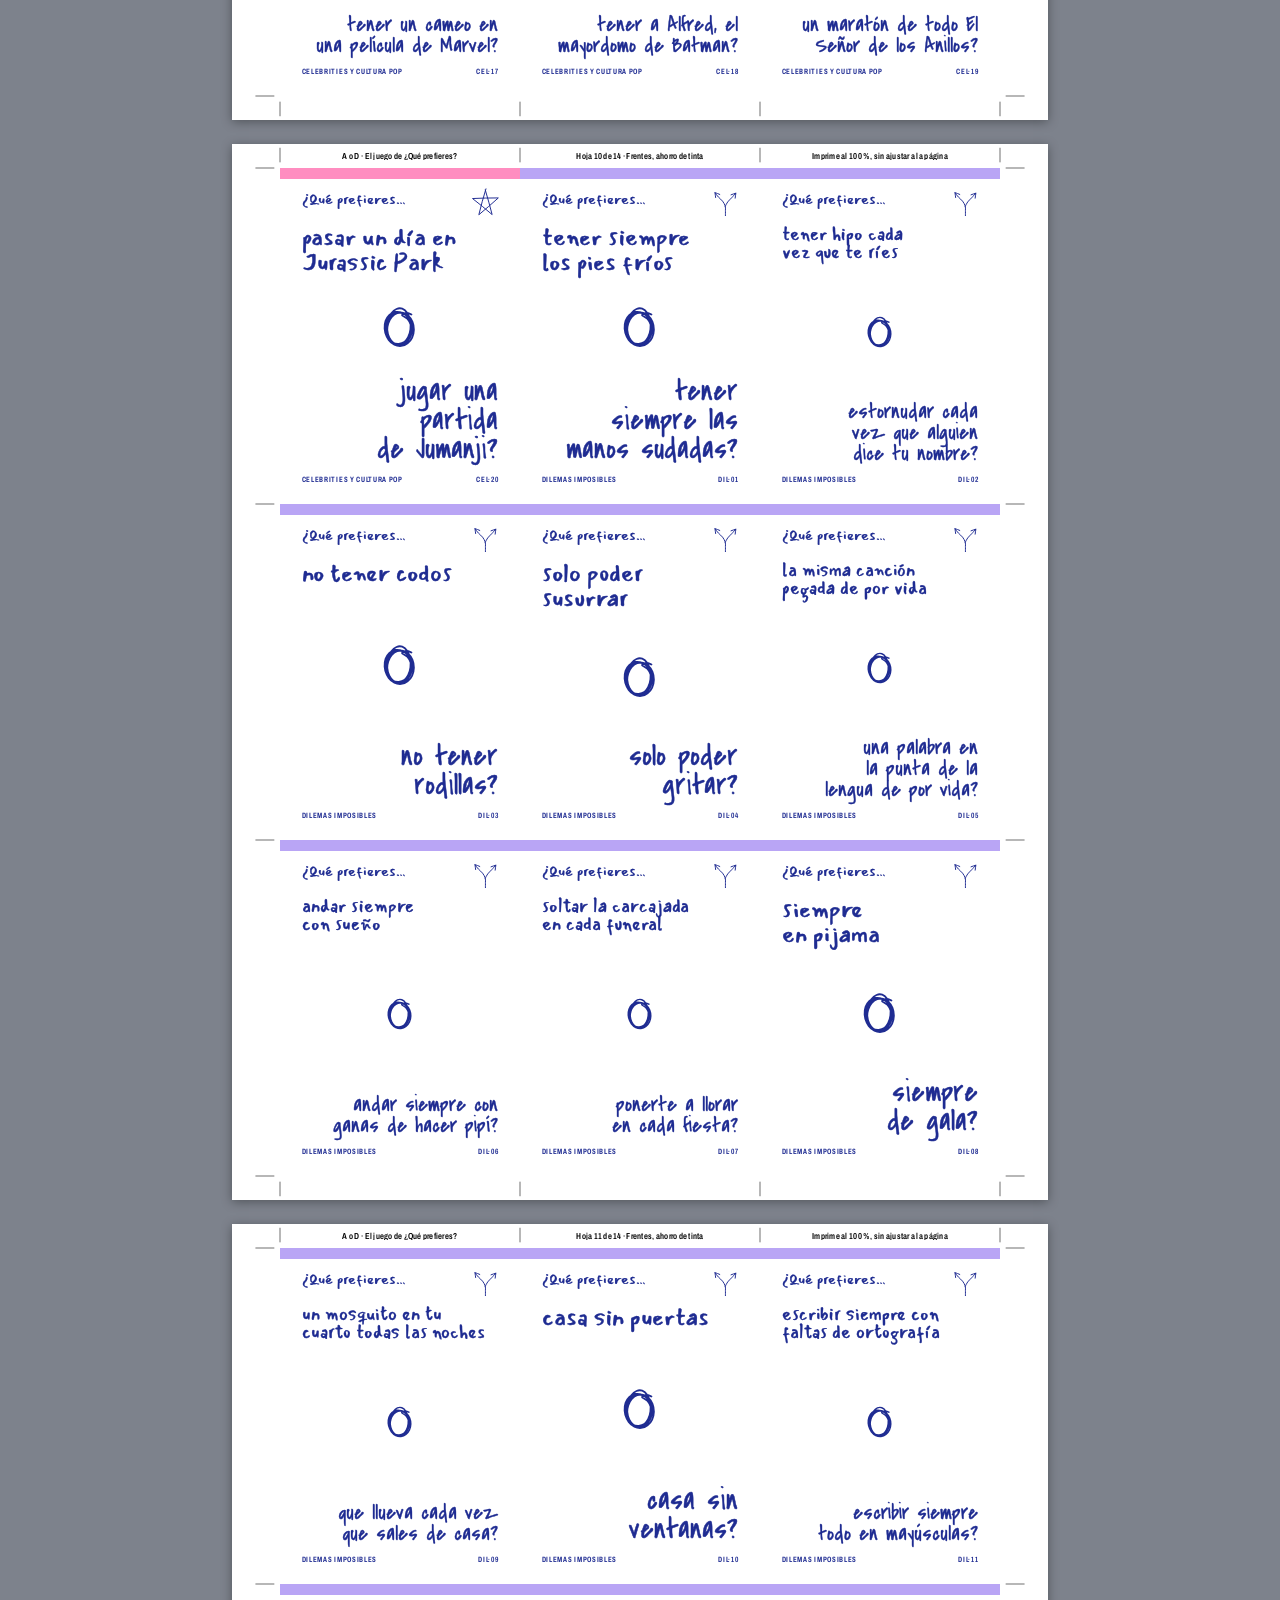
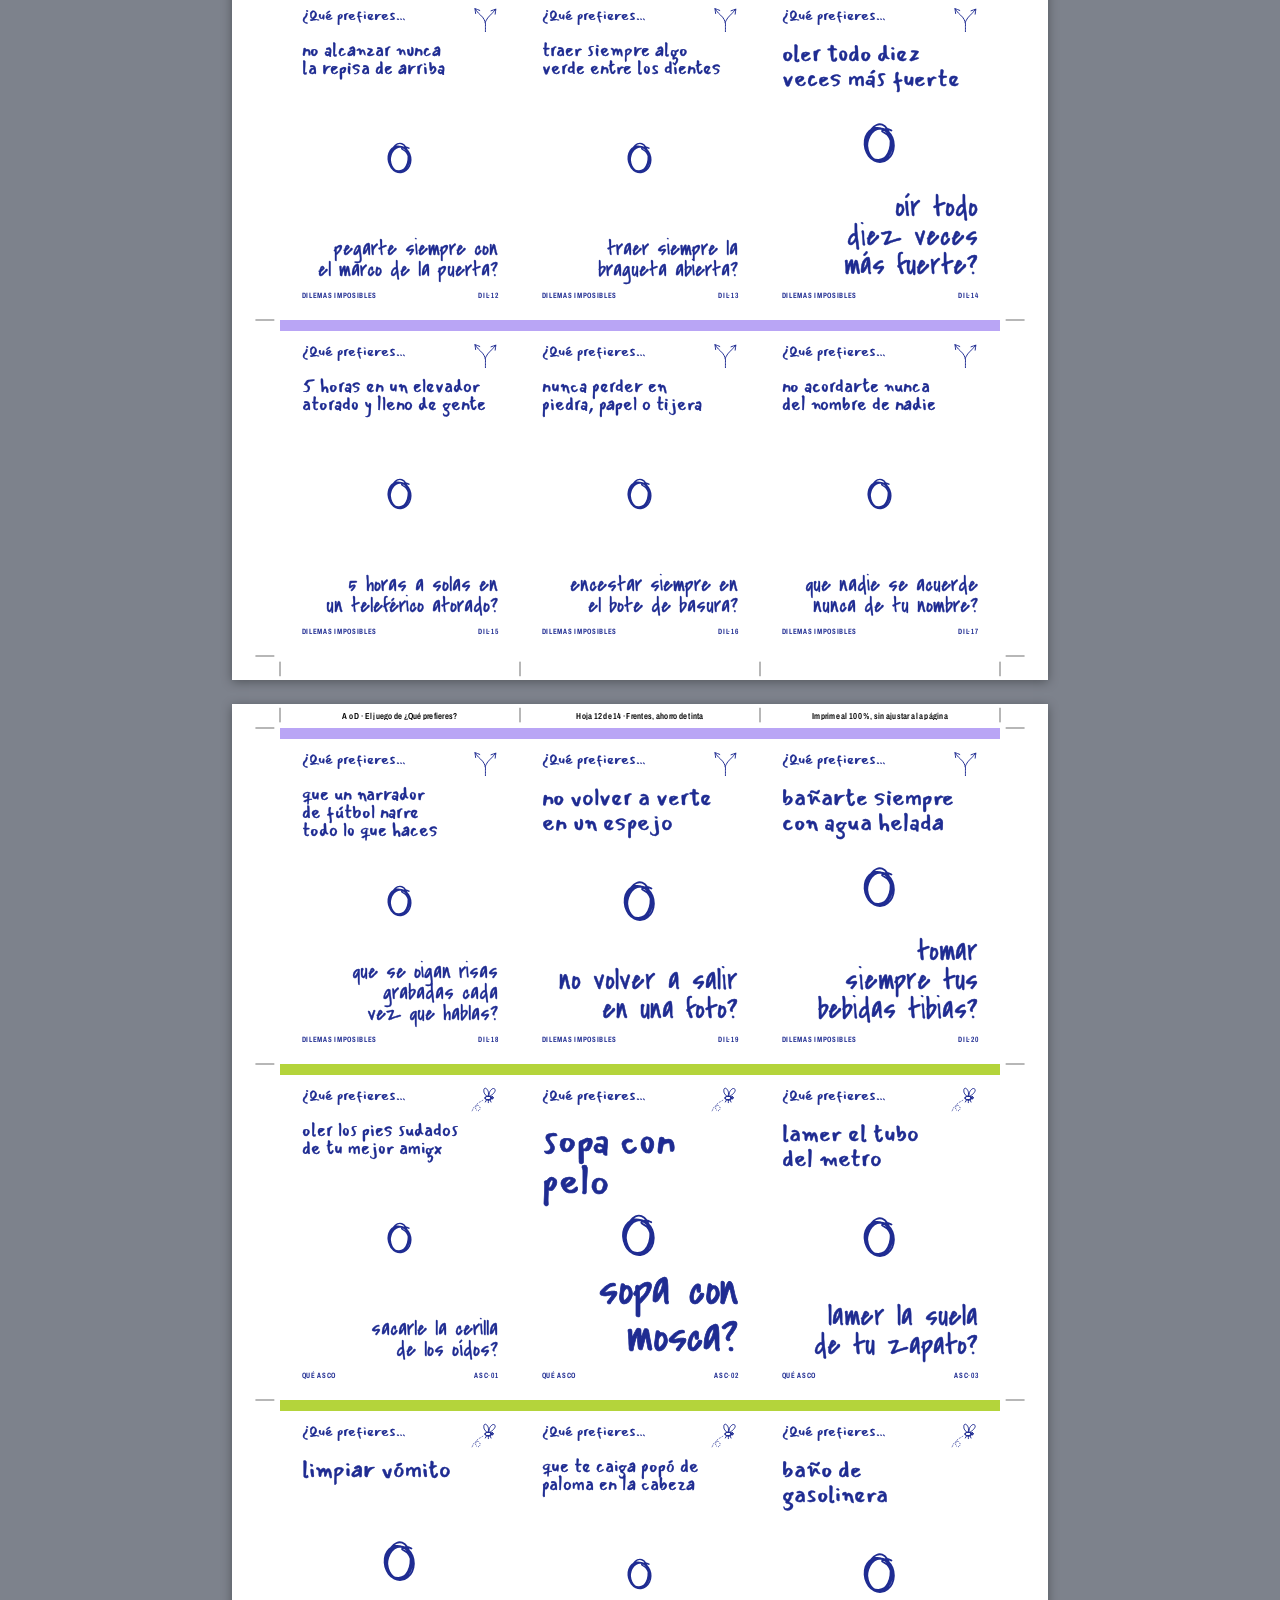
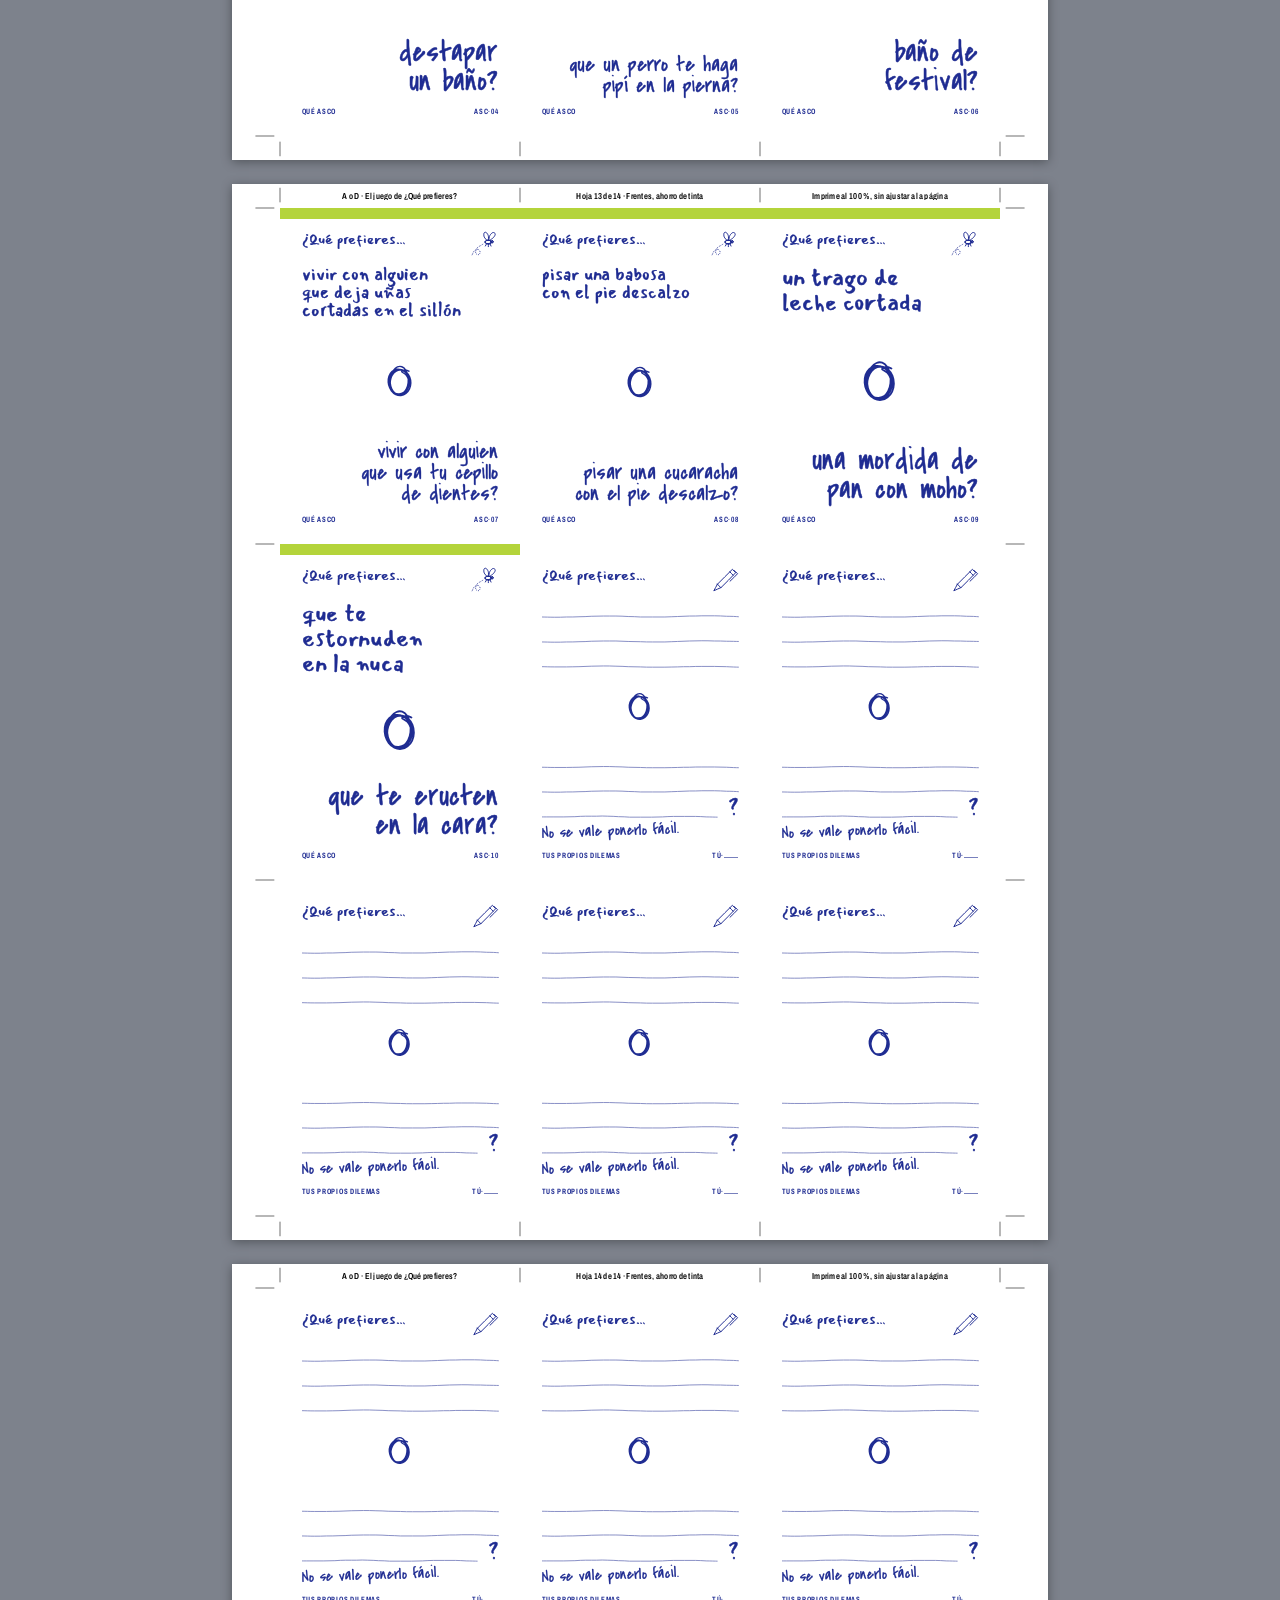
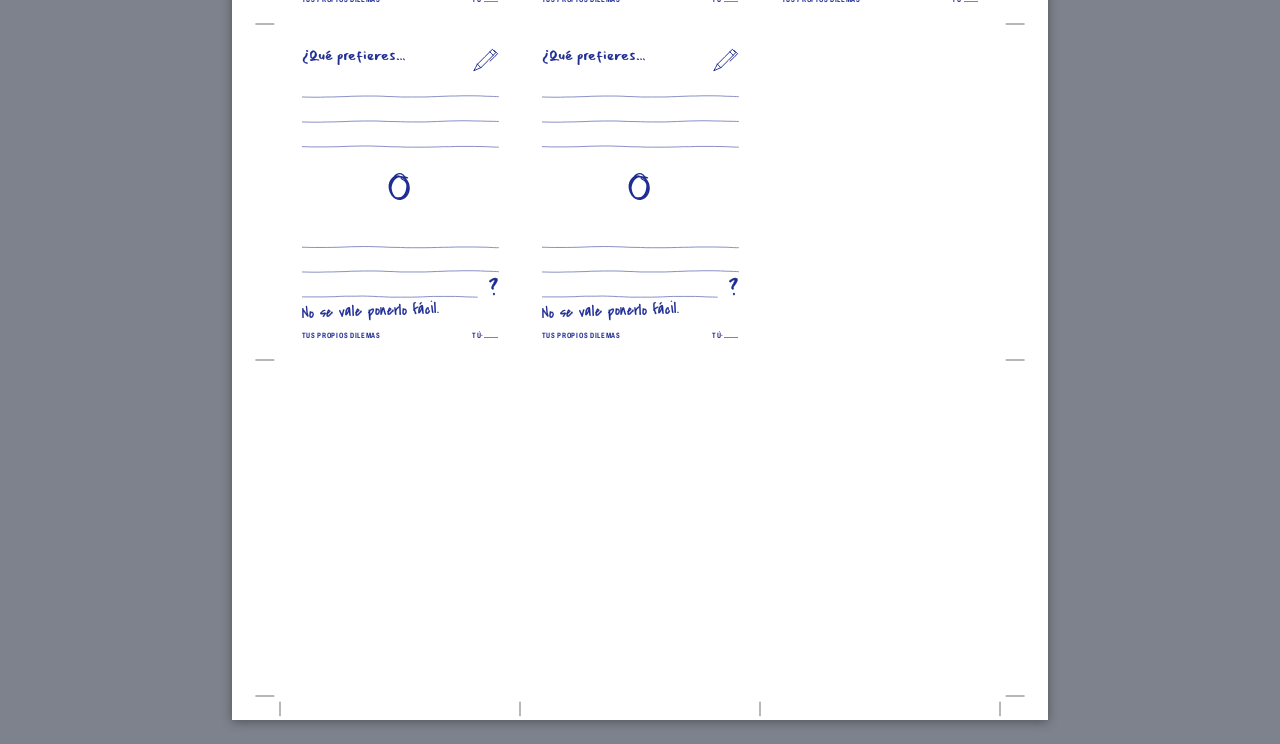
<file: imprimir/prueba-casera.html>
<!doctype html>
<html lang="es">
<head>
<meta charset="utf-8">
<meta name="viewport" content="width=device-width, initial-scale=1">
<title>Prueba casera</title>
<!--
  Nueve cartas por hoja (3 × 3) a tamaño real, pegadas borde con borde y
  centradas; marcas de corte solo en los márgenes.

  ?papel=carta | a4      8.5 × 11 in (por omisión) o 210 × 297 mm
  ?tinta=ahorro | color  fondo blanco con franja (por omisión) o a todo color
  ?reverso=si            agrega al final una hoja de reversos
  ?pagina=8.5x11         tamaño de página en pulgadas (lo usa scripts/exportar.mjs)
  ?revisar=si            agrega un informe con medidas y fuentes
-->
<link rel="preconnect" href="https://fonts.googleapis.com">
<link rel="preconnect" href="https://fonts.gstatic.com" crossorigin>
<link href="https://fonts.googleapis.com/css2?family=Archivo:wdth,wght@62..125,400..800&family=Covered+By+Your+Grace&family=Mansalva&display=swap" rel="stylesheet">
<link rel="stylesheet" href="../css/tokens.css">
<link rel="stylesheet" href="../css/carta.css">
<style>
html, body { margin: 0; padding: 0; }
html {
  -webkit-print-color-adjust: exact;
  print-color-adjust: exact;
}

.hoja {
  position: relative;
  overflow: hidden;
  background: #fff;
  color: #000;
}
.hoja + .hoja { break-before: page; }

.rejilla {
  position: absolute;
  display: grid;
  grid-template-columns: repeat(3, 63.5mm);
  grid-auto-rows: 88.9mm;
}

/* La carta lleva sangrado y la celda lo recorta en la línea de corte: si la
   guillotina se desvía, aparece color de la carta, no papel blanco. */
.celda {
  position: relative;
  width: 63.5mm;
  height: 88.9mm;
  overflow: hidden;
}

.marcas {
  position: absolute;
  inset: 0;
  overflow: visible;
}

.cabeza {
  position: absolute;
  top: 0;
  display: grid;
  grid-template-columns: repeat(3, 63.5mm);
  align-items: center;
  font-family: var(--imprenta);
  font-stretch: 75%;
  font-weight: 600;
  font-size: 6.5pt;
  line-height: 1;
  letter-spacing: .03em;
  white-space: nowrap;
}
.cabeza span { padding: 0 3mm; text-align: center; overflow: hidden; }

.aviso {
  margin: 24px;
  font: 16px/1.4 var(--imprenta);
  color: #a00;
}

@media screen {
  body {
    display: grid;
    justify-content: center;
    gap: 24px;
    padding: 24px;
    background: #7d828c;
  }
  .hoja { box-shadow: 0 2px 10px rgba(0, 0, 0, .35); }
}
</style>
</head>
<body>
<script src="../js/cartas.js"></script>
<script src="../js/carta.js"></script>
<script src="comun.js"></script>
<script>
(function () {
  "use strict";

  var PAPELES = {
    carta: { ancho: 215.9, alto: 279.4, css: ["8.5in", "11in"], nombre: "Carta" },
    a4: { ancho: 210, alto: 297, css: ["210mm", "297mm"], nombre: "A4" }
  };
  var CARTA = { ancho: 63.5, alto: 88.9 };
  var COLUMNAS = 3, FILAS = 3;
  var GRUESO = 0.15;     // mm: marcas finas
  var SEPARACION = 1.5;  // mm entre la marca y la línea de corte
  var LARGO = 5;         // mm como máximo
  var ORILLA = 1;        // mm que se dejan libres en la orilla del papel

  var p = Impresion.parametros();
  var papelClave = p.get("papel") || "carta";
  var tinta = p.get("tinta") || "ahorro";
  var conReverso = p.get("reverso") === "si";
  var papel = PAPELES[papelClave];

  try {
    if (!papel) throw new Error("Valor desconocido: papel=" + papelClave + ". Usa carta o a4.");
    if (tinta !== "ahorro" && tinta !== "color") throw new Error("Valor desconocido: tinta=" + tinta + ". Usa ahorro o color.");
  } catch (e) {
    document.body.innerHTML = "<p class=\"aviso\"></p>";
    document.body.firstChild.textContent = e.message;
    document.documentElement.dataset.error = e.message;
    return;
  }

  Impresion.tamanoPagina(papel.css[0], papel.css[1]);

  var rejillaAncho = COLUMNAS * CARTA.ancho;
  var rejillaAlto = FILAS * CARTA.alto;
  var mx = (papel.ancho - rejillaAncho) / 2;
  var my = (papel.alto - rejillaAlto) / 2;
  var NS = "http://www.w3.org/2000/svg";

  function svg(nombre, atributos, padre) {
    var el = document.createElementNS(NS, nombre);
    Object.keys(atributos).forEach(function (k) { el.setAttribute(k, atributos[k]); });
    padre.appendChild(el);
    return el;
  }

  function linea(padre, x1, y1, x2, y2) {
    svg("line", { x1: x1, y1: y1, x2: x2, y2: y2 }, padre);
  }

  function marcas(hoja, conRegla) {
    var lienzo = svg("svg", {
      class: "marcas",
      viewBox: "0 0 " + papel.ancho + " " + papel.alto,
      width: papel.ancho + "mm",
      height: papel.alto + "mm",
      "aria-hidden": "true"
    }, hoja);
    var trazos = svg("g", { stroke: "#000", "stroke-width": GRUESO, "stroke-linecap": "butt" }, lienzo);
    var largoV = Math.min(LARGO, my - SEPARACION - ORILLA);
    var largoH = Math.min(LARGO, mx - SEPARACION - ORILLA);
    for (var c = 0; c <= COLUMNAS; c++) {
      var x = mx + c * CARTA.ancho;
      linea(trazos, x, my - SEPARACION, x, my - SEPARACION - largoV);
      linea(trazos, x, my + rejillaAlto + SEPARACION, x, my + rejillaAlto + SEPARACION + largoV);
    }
    for (var f = 0; f <= FILAS; f++) {
      var y = my + f * CARTA.alto;
      linea(trazos, mx - SEPARACION, y, mx - SEPARACION - largoH, y);
      linea(trazos, mx + rejillaAncho + SEPARACION, y, mx + rejillaAncho + SEPARACION + largoH, y);
    }
    if (conRegla) regla(lienzo);
  }

  // Regla de 50 mm en el margen izquierdo, a la altura de la fila de en medio
  // (entre dos marcas de corte). Si al imprimir no mide 50 mm, la impresora
  // escaló la hoja.
  function regla(lienzo) {
    var x0 = mx - 2.5;
    var y0 = my + CARTA.alto * 1.5 - 25;
    var g = svg("g", { stroke: "#000", "stroke-width": GRUESO, "stroke-linecap": "butt" }, lienzo);
    linea(g, x0, y0, x0, y0 + 50);
    for (var i = 0; i <= 50; i++) {
      var largo = i % 10 === 0 ? 2.5 : i % 5 === 0 ? 1.75 : 1;
      linea(g, x0, y0 + i, x0 - largo, y0 + i);
    }
    var texto = svg("text", {
      x: 0, y: 0,
      transform: "translate(" + (x0 - 3.3) + " " + (y0 + 25) + ") rotate(-90)",
      "text-anchor": "middle",
      "font-size": 2.1,
      "font-family": "Archivo, Arial Narrow, sans-serif",
      "font-weight": 600,
      "font-stretch": "75%",
      fill: "#000"
    }, lienzo);
    texto.textContent = "Regla de control · 50 mm";
  }

  function cabeza(hoja, numero, total, que) {
    var M = window.MAZO;
    var div = document.createElement("div");
    div.className = "cabeza";
    div.style.left = mx + "mm";
    div.style.height = my + "mm";
    [
      M.nombre + " · " + M.descriptor,
      "Hoja " + numero + " de " + total + " · " + que,
      "Imprime al 100 %, sin ajustar a la página"
    ].forEach(function (t) {
      var span = document.createElement("span");
      span.textContent = t;
      div.appendChild(span);
    });
    hoja.appendChild(div);
  }

  function hoja(claves, numero, total, que) {
    var h = document.createElement("section");
    h.className = "hoja";
    h.style.width = papel.ancho + "mm";
    h.style.height = papel.alto + "mm";
    var rejilla = document.createElement("div");
    rejilla.className = "rejilla";
    rejilla.style.left = mx + "mm";
    rejilla.style.top = my + "mm";
    claves.forEach(function (clave) {
      var carta = Impresion.crear(clave);
      carta.classList.add("carta--sangrado");
      if (tinta === "ahorro") carta.classList.add("carta--ahorro");
      var celda = document.createElement("div");
      celda.className = "celda";
      celda.dataset.clave = clave;
      celda.appendChild(carta);
      rejilla.appendChild(celda);
    });
    h.appendChild(rejilla);
    marcas(h, numero === 1);
    cabeza(h, numero, total, que);
    document.body.appendChild(h);
  }

  var porHoja = COLUMNAS * FILAS;
  var frentes = Impresion.mazo().map(function (c) { return c.clave; });
  var hojasFrentes = Math.ceil(frentes.length / porHoja);
  var total = hojasFrentes + (conReverso ? 1 : 0);
  var modo = tinta === "ahorro" ? "ahorro de tinta" : "a color";
  for (var i = 0; i < hojasFrentes; i++) {
    hoja(frentes.slice(i * porHoja, (i + 1) * porHoja), i + 1, total, "Frentes, " + modo);
  }
  if (conReverso) {
    var reversos = [];
    for (var r = 0; r < porHoja; r++) reversos.push("reverso");
    hoja(reversos, total, total, "Reversos, " + modo);
  }

  Impresion.prepararParaPdf().then(Impresion.fuentes).then(function (cargadas) {
    var MM = Impresion.MM;
    var medidas = { ancho: [Infinity, 0], alto: [Infinity, 0] };
    var centrado = 0;
    var cartas = 0;
    document.querySelectorAll(".hoja").forEach(function (h) {
      var rh = h.getBoundingClientRect();
      var izq = Infinity, der = -Infinity, arr = Infinity, aba = -Infinity;
      h.querySelectorAll(".celda").forEach(function (celda) {
        // Lo que queda tras el corte es la celda; la carta debe coincidir.
        var rc = celda.getBoundingClientRect();
        var rk = celda.querySelector(".carta").getBoundingClientRect();
        [rc, rk].forEach(function (r) {
          medidas.ancho[0] = Math.min(medidas.ancho[0], r.width / MM);
          medidas.ancho[1] = Math.max(medidas.ancho[1], r.width / MM);
          medidas.alto[0] = Math.min(medidas.alto[0], r.height / MM);
          medidas.alto[1] = Math.max(medidas.alto[1], r.height / MM);
        });
        izq = Math.min(izq, rc.left); der = Math.max(der, rc.right);
        arr = Math.min(arr, rc.top); aba = Math.max(aba, rc.bottom);
        cartas++;
      });
      if (h.querySelectorAll(".celda").length === porHoja) {
        var dx = Math.abs((izq - rh.left) - (rh.right - der)) / MM;
        var dy = Math.abs((arr - rh.top) - (rh.bottom - aba)) / MM;
        centrado = Math.max(centrado, dx, dy);
      }
    });
    var hoja1 = document.querySelector(".hoja").getBoundingClientRect();
    Impresion.informe({
      paginas: document.querySelectorAll(".hoja").length,
      cartas: cartas,
      fuentes: cargadas,
      hojaMm: [hoja1.width / MM, hoja1.height / MM],
      cartaAnchoMm: medidas.ancho,
      cartaAltoMm: medidas.alto,
      descentradoMm: centrado,
      margenesMm: [mx, my]
    });
    document.documentElement.dataset.listo = "si";
  });
})();
</script>
</body>
</html>
</file>
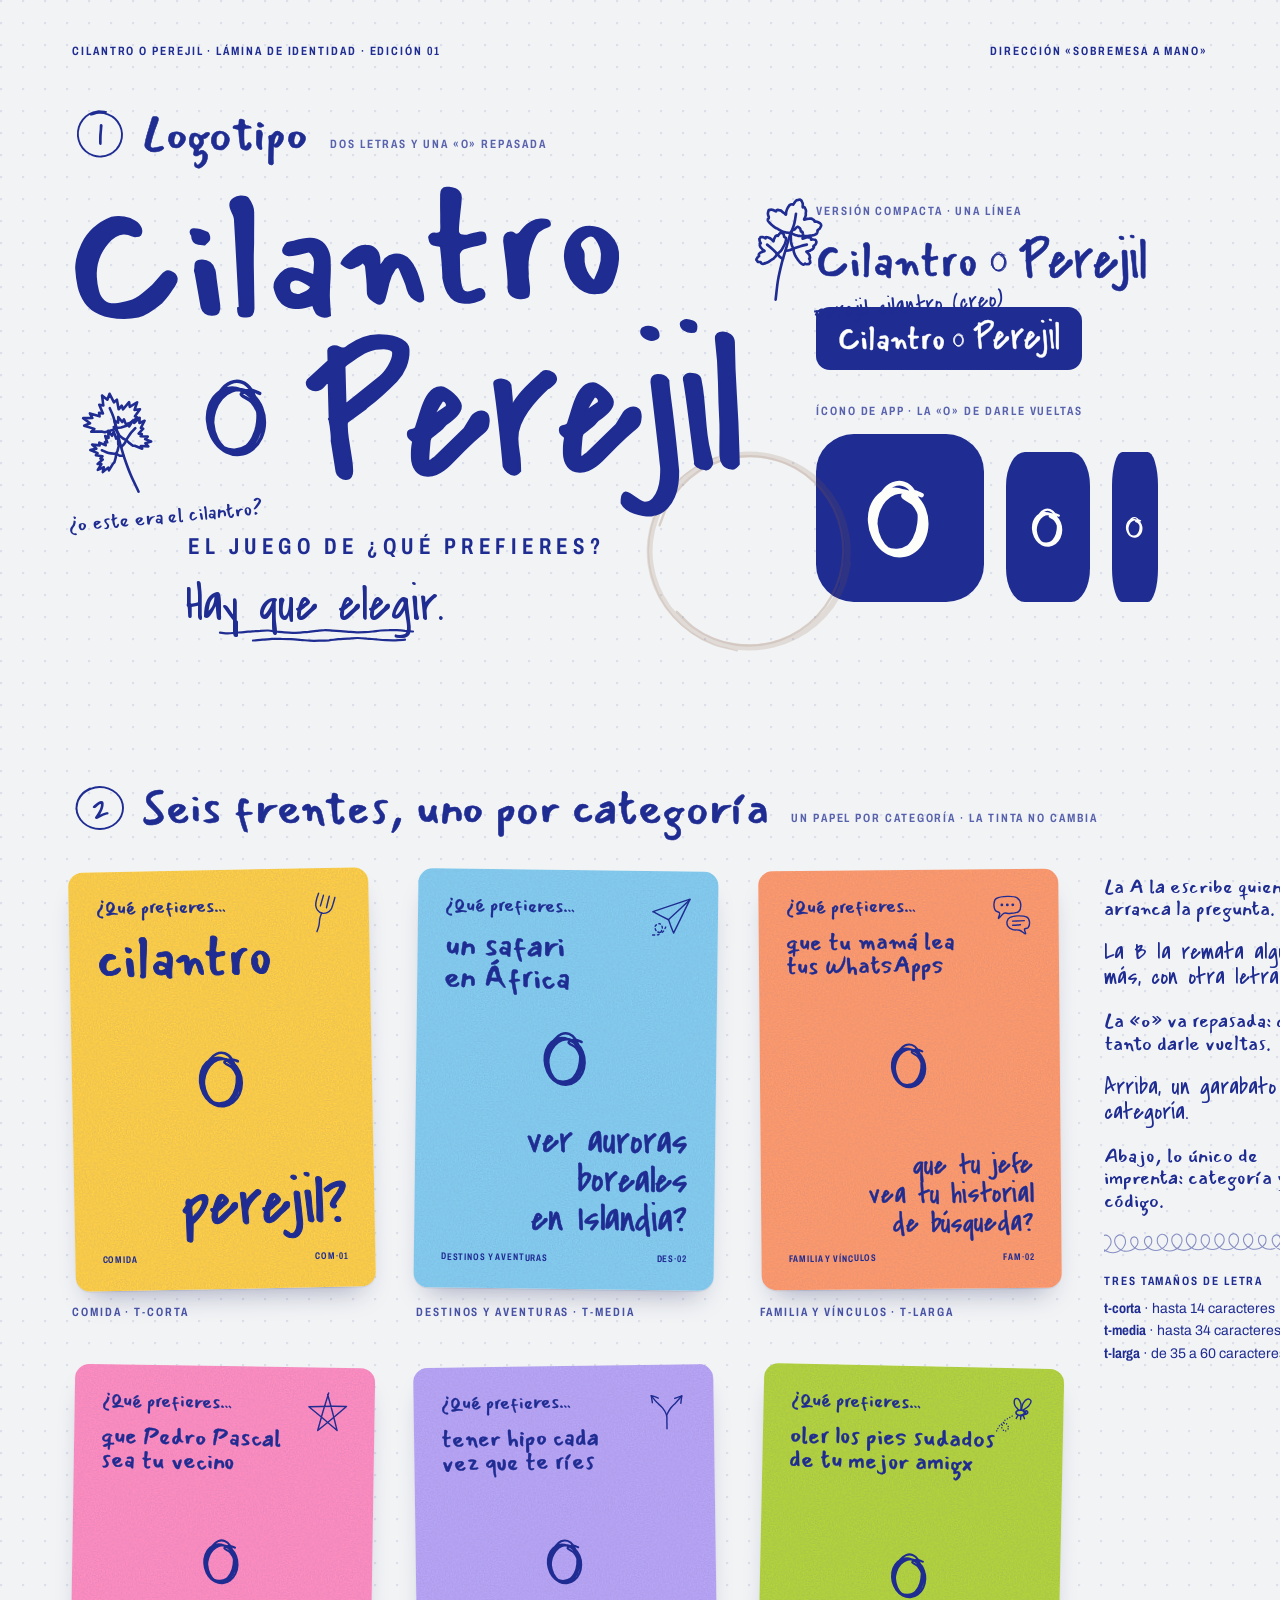
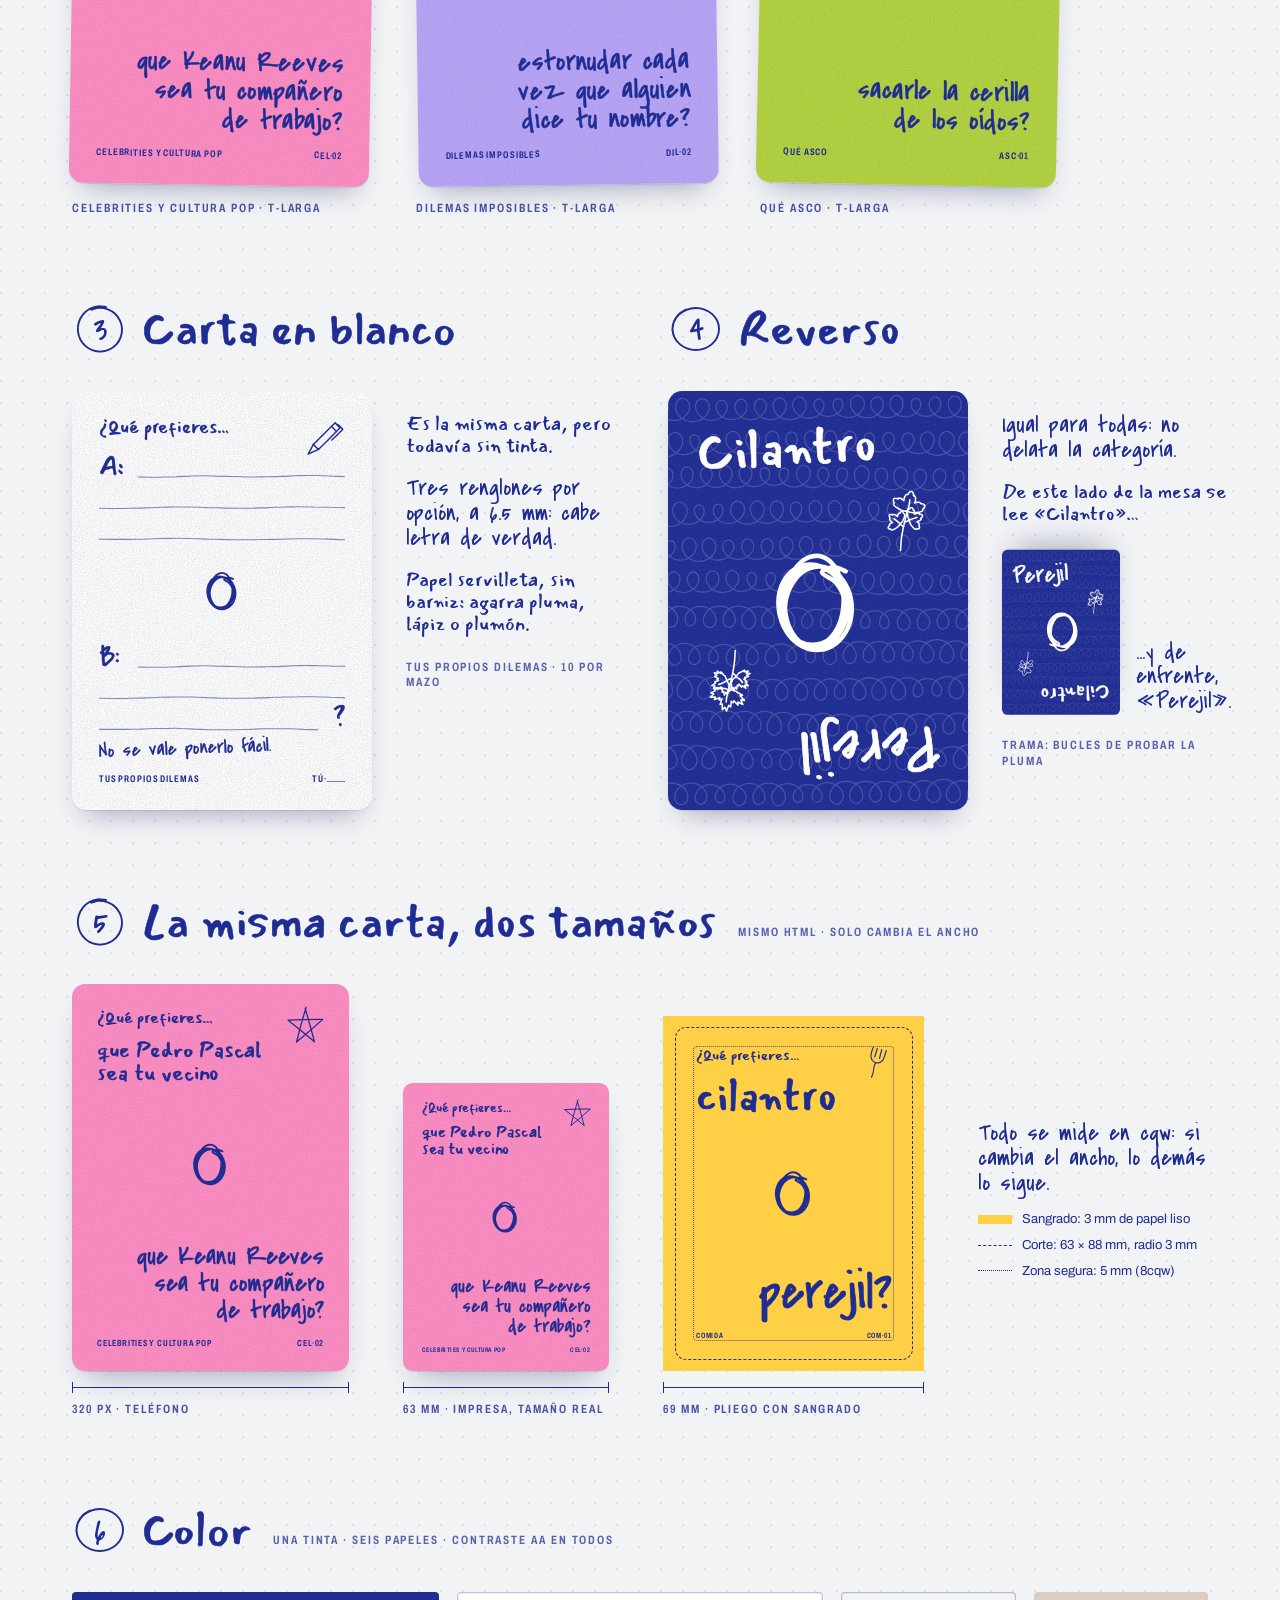
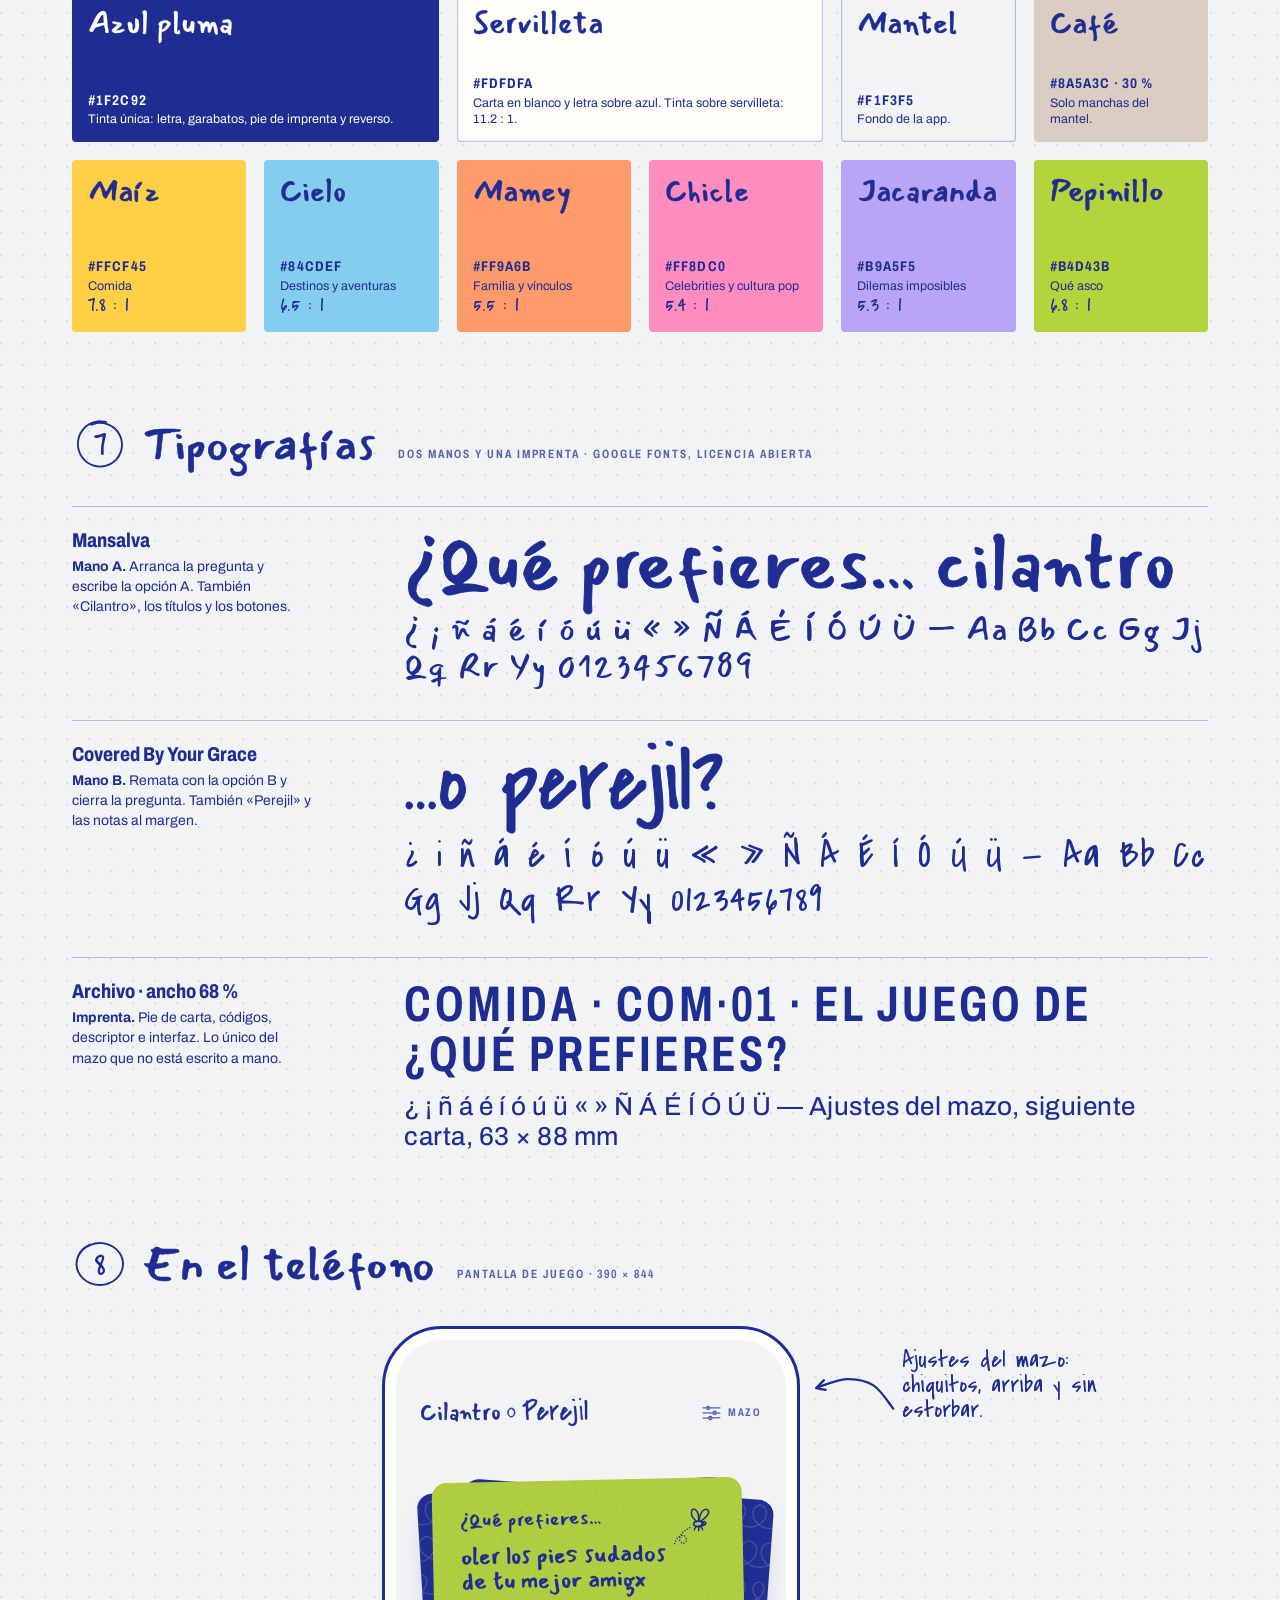
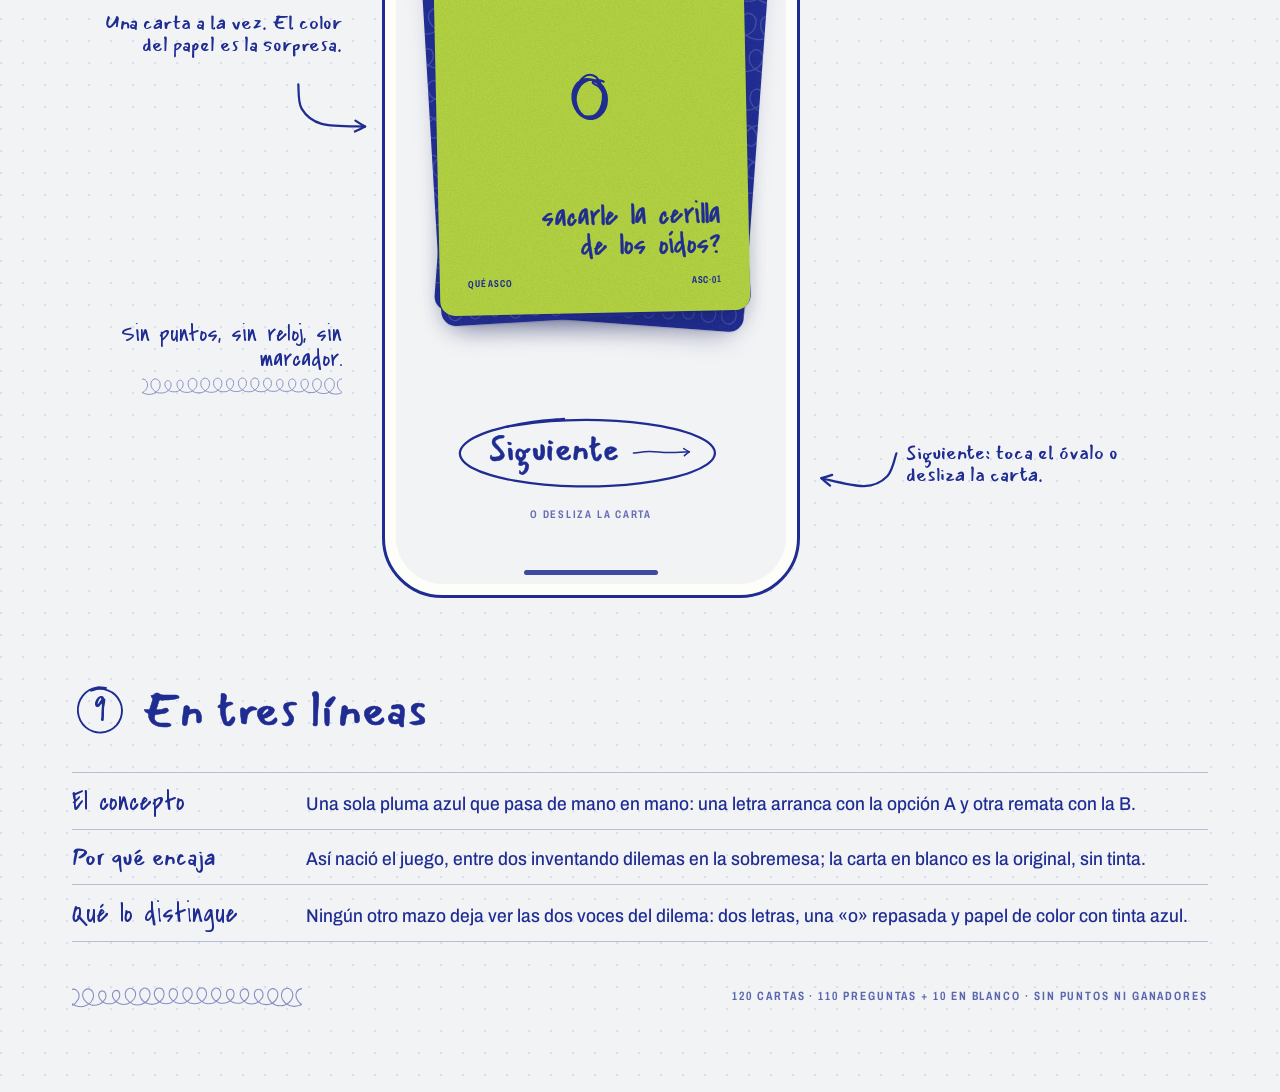
<file: diseno/elegida/direccion-sobremesa.html>
<!doctype html>
<html lang="es-MX">
<head>
<meta charset="utf-8">
<meta name="viewport" content="width=device-width, initial-scale=1">
<title>Cilantro o Perejil · Lámina de identidad · Sobremesa a mano</title>
<link rel="preconnect" href="https://fonts.googleapis.com">
<link rel="preconnect" href="https://fonts.gstatic.com" crossorigin>
<link href="https://fonts.googleapis.com/css2?family=Archivo:wdth,wght@62..125,400..800&family=Covered+By+Your+Grace&family=Mansalva&display=swap" rel="stylesheet">
<style>
/* =====================================================================
   CILANTRO O PEREJIL · Dirección «Sobremesa a mano»
   Una sola pluma azul que pasa de mano en mano sobre papel de colores.
   ===================================================================== */
:root{
  /* tinta y soportes */
  --tinta:#1F2C92;        /* azul pluma: todo lo escrito y dibujado */
  --servilleta:#FDFDFA;   /* papel sin color: carta en blanco y letra sobre azul */
  --mantel:#F1F3F5;       /* fondo de la app y de esta lámina */
  --cafe:#8A5A3C;         /* solo manchas del mantel, nunca en cartas */
  /* un papel por categoría */
  --maiz:#FFCF45;         /* Comida */
  --cielo:#84CDEF;        /* Destinos y aventuras */
  --mamey:#FF9A6B;        /* Familia y vínculos */
  --chicle:#FF8DC0;       /* Celebrities y cultura pop */
  --jacaranda:#B9A5F5;    /* Dilemas imposibles */
  --pepinillo:#B4D43B;    /* Qué asco */
  /* tres voces */
  --mano-a:"Mansalva","Bradley Hand","Segoe Print","Comic Sans MS",cursive;               /* quien arranca la pregunta */
  --mano-b:"Covered By Your Grace","Marker Felt","Segoe Print","Comic Sans MS",cursive;   /* quien la remata */
  --imprenta:"Archivo","Arial Narrow","Helvetica Neue",Arial,sans-serif;                 /* lo único que no es a mano */
}

/* Trazo de pluma para todos los garabatos SVG (los símbolos viven en el <defs> del inicio del body) */
.trazo{fill:none;stroke:currentColor;stroke-width:3.4;stroke-linecap:round;stroke-linejoin:round;overflow:visible}

/* =====================================================================
   COMPONENTE CARTA
   Proporción 63:88. Todo lo interno se mide en cqw (1cqw = 0.63 mm impresa).
   Radio 3 mm = 4.76cqw · zona segura 5 mm = 8cqw · el fondo es papel liso:
   puede crecer 3 mm por lado como sangrado sin perder nada.
   Niveles de letra según la opción más larga:
     t-corta  hasta 14 caracteres · t-media  hasta 34 · t-larga  más de 34 (tope 60)
   ===================================================================== */
.carta{
  position:relative; display:block; width:100%;
  aspect-ratio:63/88;
  container-type:inline-size;
  border-radius:4.762%/3.409%; /* los mismos 3 mm en %, porque cqw no aplica al propio contenedor */
  -webkit-print-color-adjust:exact; print-color-adjust:exact;
}
.carta__cara{
  position:absolute; inset:0; overflow:hidden; isolation:isolate;
  border-radius:4.76cqw;
  background-color:var(--papel,var(--servilleta)); color:var(--tinta);
  display:grid; grid-template-rows:auto minmax(0,1fr) auto;
  padding:9cqw 9cqw 8.4cqw;
}
/* grano de papel: escala con la carta y cubre también el sangrado */
.carta__cara::before{
  content:""; position:absolute; inset:0; z-index:-1; pointer-events:none; opacity:.55;
  background:url("data:image/svg+xml,%3Csvg xmlns='http://www.w3.org/2000/svg' width='252' height='352'%3E%3Cfilter id='g'%3E%3CfeTurbulence type='fractalNoise' baseFrequency='.85' numOctaves='2' seed='7'/%3E%3CfeColorMatrix values='0 0 0 0 .12 0 0 0 0 .14 0 0 0 0 .42 0 0 0 .55 -.17'/%3E%3C/filter%3E%3Crect width='100%25' height='100%25' filter='url(%23g)'/%3E%3C/svg%3E") center/100% 100%;
}
.carta--comida{--papel:var(--maiz)}
.carta--destinos{--papel:var(--cielo)}
.carta--familia{--papel:var(--mamey)}
.carta--celebrities{--papel:var(--chicle)}
.carta--dilemas{--papel:var(--jacaranda)}
.carta--asco{--papel:var(--pepinillo)}
.carta--blanco{--papel:var(--servilleta)}

.carta__arranque{
  margin:0; font-family:var(--mano-a); font-weight:400; font-size:6.3cqw; line-height:1;
  -webkit-text-stroke:.014em currentColor;
}
.carta__garabato{position:absolute; top:8cqw; right:8.6cqw; width:14cqw; height:14cqw}
.carta__dilema{
  display:flex; flex-direction:column; justify-content:space-between;
  min-height:0; padding:4.6cqw 0 5.2cqw;
}
.carta__opcion{
  margin:0; font-weight:400; line-height:1.03;
  text-wrap:balance; overflow-wrap:break-word;
  -webkit-text-stroke:.016em currentColor;
}
.carta__opcion--a{font-family:var(--mano-a); font-size:calc(var(--t)*.95); text-align:left; padding-right:5cqw}
.carta__opcion--b{font-family:var(--mano-b); font-size:calc(var(--t)*1.14); text-align:right; padding-left:5cqw}
.carta__o{flex:none; align-self:center; width:var(--o); height:var(--o)}
.t-corta{--t:19cqw; --o:25cqw}
.t-media{--t:11cqw; --o:24cqw}
.t-larga{--t:8.3cqw; --o:20cqw}
.carta__pie{
  margin:0; display:flex; justify-content:space-between; align-items:baseline; gap:3cqw;
  font-family:var(--imprenta); font-stretch:68%; font-weight:650; font-size:3.2cqw; line-height:1;
  letter-spacing:.09em; text-transform:uppercase;
}

/* --- carta en blanco: la misma carta, todavía sin tinta --- */
.carta--blanco{--o:17cqw}
.carta--blanco .carta__cara{grid-template-rows:auto minmax(0,1fr) auto auto}
.carta--blanco .carta__dilema{padding:3.4cqw 0 3cqw}
.carta__renglon{position:relative; height:32cqw}
.carta__renglon svg{position:absolute; inset:0; width:100%; height:100%; opacity:.55}
.carta__letra{position:absolute; left:0; line-height:1; -webkit-text-stroke:.016em currentColor}
.carta__renglon--a .carta__letra{font-family:var(--mano-a); font-size:8.6cqw; top:2.2cqw}
.carta__renglon--b .carta__letra{font-family:var(--mano-b); font-size:10.4cqw; top:1.2cqw}
.carta__renglon .carta__cierre{position:absolute; right:0; bottom:.4cqw; font-family:var(--mano-b); font-size:10.4cqw; line-height:1; -webkit-text-stroke:.016em currentColor}
.carta__regla{
  margin:0 0 4.4cqw; font-family:var(--mano-b); font-size:6.6cqw; line-height:1;
  transform:rotate(-2deg); transform-origin:left center; -webkit-text-stroke:.012em currentColor;
}
.carta__codigo i{display:inline-block; width:6cqw; border-bottom:.3cqw solid currentColor; opacity:.6; font-style:normal}

/* --- reverso: igual para todas; de un lado se lee «Cilantro» y de enfrente «Perejil» --- */
.carta--reverso .carta__cara{display:block; padding:0; background-color:var(--tinta); color:var(--servilleta)}
.reverso__trama{position:absolute; inset:0; width:100%; height:100%; opacity:.17}
.reverso__nombre{position:absolute; margin:0; line-height:1; font-weight:400}
.reverso__nombre--a{left:9.5cqw; top:10.5cqw; font-family:var(--mano-a); font-size:17cqw; transform:rotate(-3deg); -webkit-text-stroke:.014em currentColor}
.reverso__nombre--b{right:9.5cqw; bottom:10.5cqw; font-family:var(--mano-b); font-size:20.4cqw; transform:rotate(177deg); -webkit-text-stroke:.014em currentColor}
.reverso__o{position:absolute; left:28cqw; top:46.84cqw; width:44cqw; height:46cqw}
.reverso__rama{position:absolute; width:19cqw; height:24.7cqw}
.reverso__rama--a{right:11cqw; top:29cqw; transform:rotate(12deg)}
.reverso__rama--b{left:11cqw; bottom:29cqw; transform:rotate(192deg)}

/* =====================================================================
   LOGOTIPO (todo en em: escala con font-size)
   ===================================================================== */
.logo{display:inline-grid; justify-items:start; font-size:160px; line-height:.86; color:inherit; font-weight:400}
.logo__a{font-family:var(--mano-a); font-size:1em; -webkit-text-stroke:.012em currentColor; transform:rotate(-3deg); transform-origin:left bottom}
.logo__fila{display:flex; align-items:center; gap:.09em; margin:-.04em 0 0 .72em}
.logo__o{width:.64em; height:.68em; flex:none}
.logo__b{font-family:var(--mano-b); font-size:1.22em; -webkit-text-stroke:.011em currentColor; transform:rotate(-1.5deg)}
.logo--linea{display:inline-flex; align-items:center; gap:.17em; line-height:1}
.logo--linea .logo__fila{margin:0; gap:.15em}
.logo--linea .logo__a,.logo--linea .logo__b{transform:none}
.logo--linea .logo__o{width:.58em; height:.62em}

/* =====================================================================
   LÁMINA
   ===================================================================== */
*{box-sizing:border-box}
html{background:var(--mantel)}
body{
  margin:0; color:var(--tinta);
  font-family:var(--imprenta); font-size:15px; line-height:1.45;
  background:radial-gradient(circle at 1px 1px, rgba(31,44,146,.10) 1px, transparent 1.7px) 0 0/22px 22px, var(--mantel);
  -webkit-font-smoothing:antialiased;
}
.lamina{width:1440px; max-width:100%; margin:0 auto; padding:44px 72px 84px}
.cabeza{display:flex; justify-content:space-between; align-items:baseline; gap:24px}
.rotulo{
  margin:0; font-family:var(--imprenta); font-stretch:72%; font-weight:650; font-size:12px; line-height:1.3;
  letter-spacing:.16em; text-transform:uppercase;
}
.sec{margin-top:84px}
.tit{display:flex; align-items:center; gap:14px; margin:0 0 34px}
.tit__n{position:relative; flex:none; width:56px; height:56px; display:grid; place-items:center; font-family:var(--mano-b); font-size:36px; line-height:1; padding-top:3px}
.tit__n svg{position:absolute; inset:0; width:100%; height:100%}
.tit h2{margin:0; font-family:var(--mano-a); font-weight:400; font-size:46px; line-height:1; -webkit-text-stroke:.012em currentColor}
.tit .rotulo{align-self:flex-end; padding:0 0 9px 8px; opacity:.72}
.nota{margin:0; font-family:var(--mano-b); font-size:24px; line-height:1.04}
.nota--a{font-family:var(--mano-a); font-size:20px; line-height:1.12}
.sombra{box-shadow:0 1px 1px rgba(23,30,90,.10),0 16px 28px -14px rgba(23,30,90,.38)}
.fig{margin:0}
.fig figcaption{margin-top:16px}
.fig figcaption .rotulo{opacity:.8}
.fig figcaption small{display:block; font-size:12.5px; opacity:.75; margin-top:2px}
.bucles{display:block; width:230px; height:22px; opacity:.5}

/* 1 · logotipo */
.logo-zona{display:grid; grid-template-columns:minmax(0,1fr) 392px; gap:56px; align-items:start}
.logo-grande{position:relative; min-height:500px; padding-top:6px}
.mancha{position:absolute; left:560px; top:238px; width:236px; height:236px; color:var(--cafe); opacity:.3}
.descriptor{margin:34px 0 0 116px; font-family:var(--imprenta); font-stretch:70%; font-weight:650; font-size:23px; letter-spacing:.24em; text-transform:uppercase; line-height:1}
.lema{position:relative; display:inline-block; margin:22px 0 0 114px; font-family:var(--mano-b); font-size:50px; line-height:1}
.lema svg{position:absolute; left:-2px; right:-6px; bottom:-15px; width:calc(100% + 8px); height:18px}
.rama{position:absolute}
.rama svg{display:block; width:100%; height:100%}
.rama--c{left:668px; top:-20px; width:98px; height:127px; transform:rotate(15deg)}
.rama--p{left:-2px; top:176px; width:96px; height:125px; transform:rotate(-17deg)}
.apunte{position:absolute; white-space:nowrap}
.apunte s{text-decoration-thickness:2px}
.apunte--c{left:742px; top:98px; transform:rotate(-4deg)}
.apunte--p{left:-4px; top:310px; transform:rotate(-5deg)}
.logo-lado{display:grid; gap:34px; padding-top:8px}
.bloque > .rotulo{opacity:.72; margin-bottom:14px}
.chip{display:inline-flex; margin-top:18px; padding:13px 22px 12px; border-radius:14px; background:var(--tinta); color:var(--servilleta)}
.iconos{display:flex; align-items:flex-end; gap:22px}
.icono{flex:none; aspect-ratio:1; border-radius:22.5%; background:var(--tinta); color:var(--servilleta); display:grid; place-items:center}
.icono svg{width:60%; height:64%; stroke-width:4.6}

/* 2 · frentes */
.frentes{display:grid; grid-template-columns:repeat(3,300px) minmax(0,1fr); gap:46px 44px; align-items:start}
.frentes .apuntes{grid-column:4; grid-row:1 / span 2; display:grid; gap:20px; align-content:start; padding-top:6px}
.apuntes ul{margin:8px 0 0; padding:0; list-style:none; font-size:14px; line-height:1.6}
.apuntes ul b{font-weight:700; font-stretch:80%}
.g1{transform:rotate(-1.1deg)} .g2{transform:rotate(.7deg)} .g3{transform:rotate(-.5deg)}
.g4{transform:rotate(.9deg)} .g5{transform:rotate(-.8deg)} .g6{transform:rotate(1.2deg)}

/* 3 y 4 · blanco y reverso */
.dos{display:grid; grid-template-columns:1fr 1fr; gap:56px}
.dos .sec{margin-top:84px}
.par{display:grid; grid-template-columns:300px minmax(0,1fr); gap:34px; align-items:start}
.par .notas{display:grid; gap:18px; padding-top:22px}
.de-enfrente{display:flex; align-items:flex-end; gap:16px; margin-top:6px}
.de-enfrente .carta{width:118px; flex:none; transform:rotate(180deg)}

/* 5 · escala */
.escala{display:flex; align-items:flex-end; gap:54px}
.cota{position:relative; height:9px; margin-top:16px; border-top:1.5px solid currentColor}
.cota::before,.cota::after{content:""; position:absolute; top:-6px; height:11px; border-left:1.5px solid currentColor}
.cota::before{left:0} .cota::after{right:0}
.escala figcaption{margin-top:6px}
.pliego{position:relative; width:69mm; padding:3mm; background:var(--papel)}
.pliego .carta__cara{background-color:transparent}
.pliego .carta__cara::before{display:none}
.pliego__corte{position:absolute; inset:3mm; border:1.2px dashed var(--tinta); border-radius:3mm}
.pliego__segura{position:absolute; inset:8mm; border:1.2px dotted var(--tinta); border-radius:1mm; opacity:.75}
.escala .notas{display:grid; gap:14px; align-self:center; max-width:230px}
.leyenda{display:grid; gap:7px; margin:0; padding:0; list-style:none; font-size:13px}
.leyenda li{display:flex; align-items:center; gap:10px}
.leyenda i{flex:none; width:34px; height:0; border-top:1.2px dashed var(--tinta)}
.leyenda i.p{border-top-style:dotted}
.leyenda i.s{border-top:9px solid var(--maiz)}

/* 6 · color */
.color{display:grid; grid-template-columns:repeat(6,1fr); gap:18px}
.muestra{position:relative; min-height:172px; padding:16px 16px 14px; border-radius:4px; background:var(--c); color:var(--tinta); display:flex; flex-direction:column; justify-content:space-between}
.muestra h3{margin:0; font-family:var(--mano-a); font-weight:400; font-size:31px; line-height:1; -webkit-text-stroke:.012em currentColor}
.muestra .hex{font-weight:700; font-stretch:80%; font-size:14px; letter-spacing:.08em}
.muestra p{margin:0; font-size:12.5px; line-height:1.3}
.muestra .aa{font-family:var(--mano-b); font-size:21px; line-height:1}
.muestra--base{grid-column:span 2; min-height:150px}
.muestra--mini{grid-column:span 1; min-height:150px}
.muestra--tinta{color:var(--servilleta)}
.muestra--borde{box-shadow:inset 0 0 0 1.2px rgba(31,44,146,.28)}

/* 7 · tipografías */
.tipos{display:grid; gap:34px}
.tipo{display:grid; grid-template-columns:292px minmax(0,1fr); gap:40px; align-items:start; padding-top:22px; border-top:1.5px solid rgba(31,44,146,.28)}
.tipo h3{margin:0 0 6px; font-family:var(--imprenta); font-weight:750; font-stretch:80%; font-size:20px; line-height:1.1}
.tipo p{margin:0; font-size:14px; max-width:30ch}
.tipo .papel{display:inline-block; margin-bottom:8px}
.muestra-a{font-family:var(--mano-a); font-size:74px; line-height:.95; -webkit-text-stroke:.012em currentColor}
.muestra-b{font-family:var(--mano-b); font-size:88px; line-height:.9; -webkit-text-stroke:.011em currentColor}
.muestra-i{font-family:var(--imprenta); font-stretch:68%; font-weight:650; font-size:50px; line-height:1; letter-spacing:.07em; text-transform:uppercase}
.glifos{margin-top:12px; font-size:.44em; line-height:1.15; letter-spacing:.04em; -webkit-text-stroke:0}
.muestra-i .glifos{font-size:.52em; text-transform:none; letter-spacing:.02em; font-stretch:100%; font-weight:450}

/* 8 · teléfono */
.movil{display:grid; grid-template-columns:270px 418px minmax(0,1fr); gap:40px; align-items:start}
.tel{width:418px; padding:11px; border:3px solid var(--tinta); border-radius:60px; background:var(--servilleta)}
.pantalla{position:relative; width:390px; height:844px; overflow:hidden; border-radius:47px; background:var(--mantel)}
.app__barra{position:absolute; left:24px; right:20px; top:54px; display:flex; justify-content:space-between; align-items:center}
.app__barra .logo{font-size:23px}
.app__mazo{display:inline-flex; align-items:center; gap:6px; padding:8px 4px 8px 8px; opacity:.74}
.app__mazo svg{width:21px; height:21px}
.app__mesa{position:absolute; left:0; right:0; top:126px; height:470px}
.app__mesa .carta{position:absolute; left:40px; top:14px; width:310px}
.app__mesa .carta:nth-child(1){transform:translate(13px,9px) rotate(4.2deg)}
.app__mesa .carta:nth-child(2){transform:translate(-7px,5px) rotate(-3.4deg)}
.app__mesa .carta:nth-child(3){transform:rotate(-1.2deg)}
.app__sig{position:absolute; left:50%; bottom:92px; width:268px; height:80px; margin-left:-134px; display:flex; align-items:center; justify-content:center; gap:12px; padding-bottom:4px}
.app__sig > svg:first-child{position:absolute; inset:0; width:100%; height:100%}
.app__sig span{font-family:var(--mano-a); font-size:33px; line-height:1; -webkit-text-stroke:.014em currentColor}
.app__sig .va{width:62px; height:15px; margin-top:5px}
.app__pista{position:absolute; left:0; right:0; bottom:62px; margin:0; text-align:center; opacity:.66}
.app__base{position:absolute; left:50%; bottom:9px; width:134px; height:5px; margin-left:-67px; border-radius:3px; background:var(--tinta); opacity:.85}
.lado{position:relative; height:870px}
.lado .nota{position:absolute; max-width:250px}
.lado svg{position:absolute; width:86px; height:52px}

/* 9 · tres líneas */
.lineas{display:grid; gap:0; margin:0; padding:0; list-style:none; border-top:1.5px solid rgba(31,44,146,.28)}
.lineas li{display:grid; grid-template-columns:210px minmax(0,1fr); gap:24px; align-items:baseline; padding:15px 0 13px; border-bottom:1.5px solid rgba(31,44,146,.28)}
.lineas .nota{font-size:27px}
.lineas p{margin:0; font-size:18.5px; font-stretch:92%; font-weight:480; line-height:1.3}
.cierre{margin-top:44px; display:flex; justify-content:space-between; align-items:center; gap:24px}
.cierre .rotulo{opacity:.7}
</style>
</head>
<body>

<!-- Garabatos: rutas trazadas a pulso. Las cartas los usan con <use href="#g-…">. -->
<svg width="0" height="0" style="position:absolute" aria-hidden="true" focusable="false"><defs><symbol id="g-o" viewBox="0 0 100 100"><path d="M61 28.9C59.1 28 53.3 23.9 49.3 23.2C45.3 22.5 40.7 23 36.9 24.7C33.1 26.3 29.3 29.4 26.7 33C24.1 36.6 22 41.6 21.1 46.4C20.3 51.1 20.4 56.8 21.5 61.7C22.6 66.5 24.9 71.6 27.8 75.5C30.6 79.3 34.6 82.7 38.6 84.6C42.5 86.5 47.3 87.4 51.5 87C55.6 86.6 60.1 84.8 63.6 82.1C67.1 79.5 70.3 75.4 72.3 71.1C74.3 66.8 75.5 61.4 75.6 56.5C75.7 51.5 74.7 46 72.9 41.6C71.1 37.1 68.2 32.8 64.9 29.8C61.6 26.9 57.2 24.8 53.2 24C49.2 23.2 44.6 23.6 40.7 25C36.8 26.5 32.9 29.3 30 32.6C27.1 35.9 24.6 40.5 23.3 44.9C22 49.3 21.5 54.5 22 59C22.5 63.5 24.1 68.3 26.3 71.8C28.5 75.4 31.8 78.6 35.2 80.5C38.6 82.4 42.9 83.3 46.7 83.1C50.6 82.9 54.9 81.5 58.3 79.2C61.7 77 65.1 73.5 67.3 69.7C69.5 66 71.1 61.2 71.6 56.7C72.1 52.3 71.7 47.2 70.3 43.1C68.9 38.9 66.4 34.8 63.5 31.6C60.5 28.5 56.5 25.5 52.6 24C48.8 22.6 44.2 22 40.3 22.7C36.4 23.5 32.3 25.5 29.2 28.3C26.2 31.1 23.5 35.3 21.9 39.6C20.4 43.9 19.7 49.3 20.1 54.2C20.4 59 21.8 64.5 23.9 68.7C26 73 29.2 77.1 32.5 79.7C35.8 82.3 40 84.1 43.8 84.3C47.6 84.6 51.9 83.6 55.3 81.4C58.7 79.2 62.1 75.4 64.4 71.1C66.7 66.9 68.4 61.2 69 55.8C69.7 50.5 69.4 44.1 68.4 38.9C67.3 33.6 65.2 27.9 62.7 24.1C60.3 20.4 56.9 17.7 53.5 16.5C50.2 15.3 46.2 15.5 42.7 17C39.3 18.4 35.6 21.5 32.9 25.3C30.2 29 27.8 34.3 26.5 39.4C25.2 44.6 24.6 50.8 25 56.1C25.5 61.4 26.9 67.1 29 71.4C31.1 75.7 34.3 79.6 37.5 81.9C40.8 84.3 44.9 85.5 48.7 85.4C52.4 85.4 56.5 83.8 59.8 81.4C63.1 79 66.3 75 68.4 70.9C70.6 66.8 72.1 61.5 72.6 56.6C73.1 51.8 72.6 46.4 71.4 42C70.2 37.7 67.9 33.5 65.2 30.5C62.5 27.6 58.8 25.4 55.2 24.4C51.7 23.5 47.5 23.8 44 25.1C40.4 26.3 36.7 29 33.8 32.2C31 35.4 28.5 39.9 27 44.3C25.5 48.7 24.8 54 25 58.7C25.2 63.3 26.4 68.3 28.2 72.1C30 75.9 32.9 79.5 35.9 81.7C38.9 83.9 42.8 85.2 46.4 85.4C50 85.5 54 84.4 57.3 82.4C60.6 80.4 63.8 77.1 66.1 73.6C68.3 70 70 65.3 70.6 60.9C71.2 56.6 70.9 51.5 69.7 47.4C68.5 43.2 66.2 39.1 63.5 36C60.7 32.8 53.2 30.4 53 28.5C52.8 26.6 59 24.7 62 24.5C65 24.4 69.5 27 71 27.5"/></symbol><symbol id="g-circulo" viewBox="0 0 100 100"><path d="M60.7 10.7C58.2 10.5 50.5 8.9 45.6 9.5C40.6 10.1 35.4 11.8 31.1 14.3C26.7 16.8 22.5 20.3 19.4 24.3C16.2 28.3 13.7 33.2 12.2 38.1C10.7 42.9 10.2 48.5 10.6 53.6C11 58.6 12.6 64 14.8 68.5C17.1 73 20.5 77.3 24.2 80.6C28 83.9 32.7 86.7 37.4 88.3C42.2 89.9 47.5 90.6 52.5 90.3C57.4 90 62.7 88.6 67.1 86.5C71.6 84.3 75.9 81 79.3 77.4C82.6 73.7 85.3 69 87 64.4C88.7 59.7 89.5 54.4 89.3 49.5C89.1 44.5 87.8 39.3 85.7 34.9C83.6 30.4 80.5 26.1 76.9 22.8C73.3 19.4 68.7 16.7 64 14.9C59.4 13.2 53.9 12.2 48.8 12.3C43.8 12.4 36.2 15 33.7 15.5"/></symbol><symbol id="g-circulo2" viewBox="0 0 100 100"><path d="M32.3 15.1C30.2 16.5 23 20.1 19.4 23.5C15.8 27 12.8 31.4 10.9 35.8C9 40.3 7.9 45.4 8 50.2C8.1 54.9 9.3 60 11.4 64.4C13.4 68.8 16.7 73.2 20.4 76.5C24.2 79.9 29 82.8 33.8 84.6C38.7 86.4 44.4 87.5 49.7 87.5C54.9 87.5 60.6 86.5 65.5 84.6C70.4 82.8 75.2 79.9 78.9 76.5C82.6 73.2 85.9 68.8 87.9 64.4C89.9 60 91.1 54.8 91.1 50C91.1 45.2 90 40.1 88 35.6C85.9 31.2 82.7 26.8 79 23.4C75.2 20.1 70.3 17.1 65.4 15.3C60.5 13.5 54.7 12.6 49.4 12.6C44 12.7 38.2 13.9 33.2 15.8C28.3 17.8 23.4 20.8 19.6 24.4C15.9 27.9 12.7 32.4 10.7 37C8.7 41.6 8.2 49.3 7.7 51.7"/></symbol><symbol id="g-ovalo" viewBox="0 0 200 60"><path d="M79.8 5.1C75.9 5.5 63.6 6.4 56.2 7.4C48.8 8.4 41.6 9.8 35.3 11.3C29.1 12.8 23.3 14.5 18.6 16.4C14 18.2 10 20.3 7.3 22.4C4.5 24.5 2.7 26.8 2 28.9C1.3 31.1 1.7 33.4 3.2 35.5C4.6 37.7 7.2 39.8 10.7 41.8C14.2 43.7 18.9 45.6 24.2 47.2C29.5 48.9 35.8 50.3 42.6 51.5C49.3 52.7 56.9 53.7 64.7 54.4C72.4 55.1 80.8 55.6 89 55.7C97.2 55.9 105.8 55.8 113.9 55.4C122 55 130.2 54.3 137.6 53.3C145.1 52.4 152.4 51.2 158.7 49.8C165 48.4 170.8 46.8 175.5 45C180.3 43.3 184.2 41.3 187.1 39.3C189.9 37.3 191.8 35.1 192.5 33C193.3 30.9 192.9 28.7 191.5 26.6C190.1 24.5 187.6 22.4 184.1 20.5C180.7 18.5 176.1 16.7 170.8 15C165.6 13.4 159.3 11.9 152.6 10.6C145.9 9.4 138.3 8.3 130.6 7.6C122.9 6.8 114.6 6.3 106.4 6.1C98.2 5.8 89.7 5.9 81.6 6.2C73.5 6.5 65.4 7.1 58 7.9C50.6 8.7 40.7 10.6 37.2 11.1" stroke-width="1.7"/></symbol><symbol id="g-raya" viewBox="0 0 200 12"><path d="M3 6.7C5 6.9 11.1 7.4 15.1 7.4C19.2 7.5 23.2 7.3 27.2 7C31.3 6.8 35.3 6.5 39.4 6.1C43.4 5.7 47.5 5.1 51.5 4.8C55.5 4.6 59.6 4.6 63.6 4.5C67.7 4.5 71.7 4.6 75.8 4.7C79.8 4.8 83.8 5 87.9 5.2C91.9 5.5 96 6 100 6.2C104 6.5 108.1 6.6 112.1 6.7C116.2 6.8 120.2 7.1 124.2 6.9C128.3 6.7 132.3 6 136.4 5.6C140.4 5.1 144.5 4.6 148.5 4.3C152.5 4 156.6 3.8 160.6 3.7C164.7 3.7 168.7 3.6 172.8 3.8C176.8 4 180.8 4.5 184.9 4.8C188.9 5.2 195 5.7 197 5.9" stroke-width="2.2"/></symbol><symbol id="g-raya2" viewBox="0 0 200 18"><path d="M3 5.6C4.3 5.7 8.4 6.4 11 6.4C13.7 6.4 16.4 5.9 19.1 5.7C21.8 5.5 24.4 5.4 27.1 5.1C29.8 4.9 32.5 4.5 35.2 4.3C37.8 4.1 40.5 3.9 43.2 3.8C45.9 3.6 48.6 3.4 51.2 3.5C53.9 3.6 56.6 4.2 59.3 4.5C62 4.8 64.7 5.2 67.3 5.4C70 5.6 72.7 5.8 75.4 5.8C78.1 5.8 80.7 5.7 83.4 5.6C86.1 5.4 88.8 5 91.5 4.8C94.1 4.5 96.8 4.2 99.5 3.9C102.2 3.6 104.9 3.1 107.5 3.1C110.2 3 112.9 3.4 115.6 3.6C118.3 3.8 120.9 4 123.6 4.2C126.3 4.4 129 4.7 131.7 4.8C134.3 5 137 5.3 139.7 5.3C142.4 5.4 145.1 5.3 147.8 5.2C150.4 5.1 153.1 4.8 155.8 4.5C158.5 4.2 161.2 3.7 163.8 3.5C166.5 3.3 169.2 3.2 171.9 3.2C174.6 3.1 177.2 3.1 179.9 3.2C182.6 3.3 185.3 3.5 188 3.8C190.6 4 194.7 4.4 196 4.5" stroke-width="2.2"/><path d="M188 12.7C186.4 12.8 181.7 13.2 178.5 13.3C175.3 13.4 172.2 13.3 169 13.2C165.8 13 162.7 12.7 159.5 12.4C156.3 12.2 153.2 11.8 150 11.6C146.8 11.3 143.7 11 140.5 11C137.3 11 134.2 11.5 131 11.7C127.8 11.9 124.7 12 121.5 12.2C118.3 12.5 115.2 13 112 13.3C108.8 13.5 105.7 13.6 102.5 13.7C99.3 13.8 96.2 13.9 93 13.7C89.8 13.6 86.7 13.1 83.5 12.9C80.3 12.6 77.2 12.3 74 12.1C70.8 12 67.7 11.9 64.5 11.9C61.3 11.8 58.2 11.8 55 11.9C51.8 12.1 48.7 12.5 45.5 12.7C42.3 13 37.6 13.3 36 13.5" stroke-width="2.2"/></symbol><symbol id="g-tenedor" viewBox="0 0 100 100"><g transform="rotate(16 50 50)"><path d="M30.5 6.5C30.4 9 29.3 16.5 29.5 21.5C29.6 26.5 29.9 32.2 31.4 36.3C32.9 40.3 35.1 43.5 38.2 45.8C41.3 48.1 46.1 50.2 50.1 50.1C54.1 50.1 59 48 62.1 45.6C65.2 43.2 67.6 39.7 68.9 35.9C70.3 32 70 27.6 70.3 22.6C70.5 17.6 70.5 8.8 70.5 6.1"/><path d="M42.9 7.7Q42.7 21.1 42.4 34.4"/><path d="M56.8 6.9Q57 20.9 57.5 35"/><path d="M49.7 49.4C49.5 51.8 48.6 58.4 48.8 63.6C49 68.8 50.8 75.3 51 80.6C51.2 85.9 50.3 93.1 50.2 95.6"/></g></symbol><symbol id="g-avion" viewBox="0 0 100 100"><path d="M6.7 39.6Q50.8 24.2 94.9 8.7Q76.2 49.5 56.6 89.9Q49.8 74.4 44.4 58.3Q25.4 49.9 7.3 39.7"/><path d="M43.8 58.3Q69.4 34.7 94.3 10.2"/><path d="M37.7 75.8C36.4 77.9 33.7 86.5 30.1 88.2C26.6 90 19.3 88.7 16.4 86.4C13.4 84 11.5 77.2 12.6 74.1C13.7 71 20.3 67.4 23.2 68C26 68.7 29.9 73.7 29.7 78C29.4 82.2 25.6 90.6 21.6 93.4C17.5 96.3 8.1 94.8 5.4 95" stroke-dasharray="4.5 6"/></symbol><symbol id="g-burbujas" viewBox="0 0 100 100"><path d="M14.4 12.4C19.6 9.5 31.8 7.9 40 7.7C48.2 7.5 58.1 8.1 63.4 11.2C68.7 14.3 71.4 20.8 72 26.3C72.5 31.8 71.2 40.6 66.8 44.3C62.5 48 51.7 47.8 45.7 48.4C39.8 49 35.7 45.9 31.3 47.9C26.8 49.9 20.7 60.4 19 60.2C17.4 60.1 22.9 50.3 21.6 47.1C20.4 43.8 13.6 44.4 11.4 40.7C9.2 37.1 7.9 29.9 8.4 25.2C8.9 20.5 9.1 15.3 14.4 12.4Z"/><path d="M27 28h.2M40 28h.2M53 28h.2" stroke-width="6.5"/><path d="M46.4 57.8C50.4 55.8 57 54.5 63.5 54.4C70 54.2 80.5 54.6 85.4 56.9C90.2 59.3 91.9 64.3 92.5 68.6C93.1 72.9 91.2 79.8 89.2 82.7C87.2 85.7 81.6 83.7 80.5 86.1C79.5 88.5 84.6 96.8 82.6 97.2C80.7 97.6 73.9 90.2 68.8 88.5C63.8 86.8 57.1 88.6 52.5 87C47.9 85.5 43.4 82.6 41.2 79.2C39 75.8 38.5 70.1 39.4 66.6C40.2 63 42.4 59.8 46.4 57.8Z"/><path d="M52.4 66.8Q66.3 66.4 80.1 65.8"/><path d="M52.5 76.5Q61.8 76.3 71 75.5"/></symbol><symbol id="g-estrella" viewBox="0 0 100 100"><path d="M49.6 6.7Q62.4 49.3 73.4 92.3Q40 63.6 5.3 36.6Q50 34.3 94.8 34.5Q61.6 64.4 27.2 92.9Q38.1 47.6 51.9 3"/></symbol><symbol id="g-bifurcacion" viewBox="0 0 100 100"><path d="M50.1 95.9C50.1 92.9 50.2 83.3 50.1 77.7C50 72.1 51 67.7 49.3 62.3C47.7 57 44 50.7 40.2 45.7C36.3 40.6 30.4 36.7 26 31.8C21.6 27 15.8 19 13.7 16.5"/><path d="M49.5 63.5C51 61 54.6 53.1 58.4 48.1C62.1 43.1 67.2 38.8 71.9 33.8C76.5 28.8 83.8 20.6 86.2 18"/><path d="M16.1 33.1Q15.1 24.6 13.7 16.2Q22.3 18.6 30.4 22.4"/><path d="M69.6 23.7Q77.9 20.5 86.4 17.8Q85 26.6 83.9 35.3"/></symbol><symbol id="g-mosca" viewBox="0 0 100 100"><path d="M4 93.1C5.3 90.7 8.5 81.8 12.1 78.7C15.7 75.7 22.3 73.8 25.6 74.9C28.9 76 32.1 82.2 31.8 85.2C31.6 88.3 26.8 93.1 24.2 93.1C21.5 93.1 16.5 89.2 16 85.1C15.6 81.1 18.6 73.1 21.7 69C24.8 64.8 30.9 62.8 34.7 60.3C38.6 57.9 43 55.3 44.6 54.3" stroke-dasharray="0.1 6.5"/><path d="M68.7 49.3C68.5 48.8 68.4 46.9 67.6 45.8C66.8 44.8 65.5 43.9 64.1 43.3C62.6 42.7 60.7 42.3 59.1 42.3C57.4 42.3 55.4 42.6 53.9 43.1C52.4 43.7 51 44.6 50.1 45.5C49.2 46.4 48.6 47.6 48.6 48.7C48.5 49.7 49 50.9 49.9 51.8C50.7 52.7 52.1 53.5 53.7 53.9C55.2 54.3 57.2 54.5 59 54.4C60.7 54.3 62.8 53.9 64.3 53.2C65.9 52.6 67.4 51.6 68.3 50.6C69.2 49.7 69.7 48.4 69.7 47.4C69.7 46.4 69.2 45.4 68.3 44.6C67.4 43.8 65.9 43.1 64.4 42.7C62.9 42.2 60.9 42 59.1 42.1C57.4 42.2 55.4 42.6 53.9 43.1C52.4 43.7 51 44.6 50.2 45.5C49.4 46.4 48.9 47.6 49 48.6C49.1 49.7 49.8 50.8 50.8 51.7C51.8 52.6 53.4 53.5 55.1 54.1C56.7 54.6 58.9 55 60.8 55C62.7 55.1 64.9 54.8 66.5 54.4C68.2 53.9 69.8 53.1 70.9 52.3C71.9 51.4 72.6 50.3 72.7 49.3C72.7 48.2 72 47 71.1 46C70.1 45.1 68.5 44.2 66.9 43.6C65.2 43 63.1 42.6 61.1 42.6C59.2 42.5 57 42.8 55.3 43.2C53.6 43.7 52 44.6 51 45.5C49.9 46.4 49.2 47.6 49.1 48.7C49 49.8 49.4 51 50.2 52C51 53 52.5 53.9 54 54.6C55.5 55.2 57.5 55.6 59.3 55.7C61 55.8 63.1 55.6 64.6 55.1C66.2 54.7 67.7 53.9 68.6 53C69.5 52.1 70 51 70 49.8C70.1 48.7 69.7 47.4 68.8 46.3C68 45.3 65.6 44 64.9 43.6"/><path d="M77 48.5C76.9 48.1 76.9 46.7 76.5 46C76.1 45.3 75.3 44.6 74.6 44.3C73.9 44 73 43.9 72.3 44.1C71.6 44.3 70.8 44.8 70.3 45.4C69.9 46 69.6 46.9 69.6 47.7C69.5 48.4 69.8 49.4 70.2 50C70.6 50.7 71.3 51.3 72 51.5C72.7 51.8 73.6 51.8 74.3 51.6C75 51.3 75.8 50.7 76.2 50.1C76.7 49.4 77 48.4 77 47.6C77 46.8 76.8 45.9 76.4 45.3C76 44.6 75.3 44.1 74.7 43.8C74 43.6 73.1 43.6 72.5 43.8C71.8 44.1 71.1 44.6 70.6 45.2C70.2 45.8 69.9 46.7 69.9 47.4C69.9 48.2 70.1 49 70.5 49.6C70.9 50.2 71.6 50.7 72.3 50.9C72.9 51.1 73.8 51.1 74.5 50.9C75.1 50.7 75.9 50.2 76.3 49.6C76.7 49.1 77 48.3 77 47.6C77 47 76.7 46.2 76.3 45.7C75.9 45.1 74.8 44.6 74.6 44.4"/><path d="M55.6 43.2C54 41.1 47.5 35.2 45.8 30.9C44.1 26.6 44.2 20.1 45.3 17.5C46.5 14.9 50.1 13.9 52.6 15.4C55 16.9 58.7 22.1 60 26.6C61.3 31.1 60.4 39.8 60.5 42.4"/><path d="M61.6 41.9C62.3 39.2 63.2 30.2 65.6 25.8C68.1 21.4 73 16.5 76.1 15.7C79.2 14.8 83.8 17.8 84.2 20.6C84.6 23.3 81.9 28.6 78.7 32.3C75.5 36 67.2 41.2 64.9 42.9"/><path d="M54.1 55Q51.8 58.6 49.9 62.4"/><path d="M60.6 56.6Q60.5 60.7 60.2 64.8"/><path d="M66.2 55.2Q68 58.9 69.5 62.7"/></symbol><symbol id="g-pluma" viewBox="0 0 100 100"><path d="M22.4 70.2Q48.2 44.2 74.3 18.4Q79.4 24.9 85.8 30.1Q60.6 56.8 34.4 82.4Q28 76.2 22.1 69.7"/><path d="M22.4 70Q16.2 81.5 9.8 92.9Q22.1 87.5 34.3 81.9"/><path d="M65.2 27Q71.4 32.6 76.7 39"/><path d="M80.7 22.8Q86.8 27.8 92.2 33.8Q79.7 47.3 66.2 59.7"/></symbol><symbol id="g-cilantro" viewBox="0 0 100 130"><path d="M52.7 128C52.3 124.7 50.5 114.5 49.9 108.1C49.3 101.7 49.2 95.5 49.1 89.6C49.1 83.6 49.4 77.6 49.5 72.3C49.6 67 49.7 60.2 49.8 57.7" stroke-width="2.7"/><path d="M50 58C49.5 58.1 47.5 58.5 46.7 58.7C45.8 58.8 45 58.9 44.4 58.9C43.8 58.9 43 58.9 42.4 58.9C41.8 58.8 41.1 58.8 40.6 58.7C40 58.6 39.3 58.4 38.7 58.3C38.2 58.2 37.6 58 36.9 57.8C36.2 57.6 34.9 57.3 34.1 57.1C33.2 56.8 32 56.4 31.2 56.1C30.4 55.8 29.3 55.3 28.5 54.9C27.7 54.5 26.6 53.9 25.9 53.4C25.3 53 24.5 52.3 24.1 51.9C23.8 51.5 23.6 50.9 23.7 50.6C23.7 50.2 24.2 49.9 24.3 49.5C24.3 49.2 24.3 48.7 24.1 48.2C23.9 47.8 23.2 46.9 22.9 46.4C22.6 45.9 22.3 45.1 22.2 44.7C22.1 44.2 22.2 43.6 22.2 43.2C22.2 42.7 22 41.9 22.1 41.5C22.3 41.2 23 40.9 23.4 40.7C23.8 40.5 24.4 40.2 25 40.1C25.5 40 26.5 40.1 27.2 40.2C27.9 40.3 29.3 40.8 29.8 40.7C30.2 40.6 29.8 39.7 30 39.4C30.2 39.1 30.6 38.8 31 38.7C31.4 38.6 32.1 38.7 32.6 38.7C33 38.7 33.4 38.4 33.8 38.5C34.3 38.5 35.2 38.9 35.7 39.2C36.3 39.4 37 39.7 37.5 40C38 40.2 38.6 40.4 39.1 40.6C39.5 40.8 40.3 41.6 40.4 41.2C40.5 40.9 40 39.1 39.9 38.4C39.8 37.7 40 37 40 36.4C40.1 35.8 40.2 34.9 40.3 34.3C40.4 33.7 40.6 33.1 40.8 32.6C41 32 41.3 31.3 41.5 30.8C41.8 30.4 42.2 30.1 42.5 29.8C42.8 29.6 43.3 29.4 43.7 29.3C44.1 29.2 44.6 29.7 45 29.3C45.3 28.8 45.6 27.3 45.9 26.5C46.2 25.8 46.7 24.7 47.1 24.2C47.5 23.8 48.1 23.8 48.5 23.6C49 23.3 49.5 22.7 50 22.6C50.5 22.5 51.1 22.8 51.5 23C52 23.3 52.5 23.8 52.9 24.3C53.3 24.7 53.8 25.4 54.2 26.1C54.5 26.9 54.6 29.1 55 29.4C55.3 29.8 56 28.7 56.4 28.8C56.8 28.8 57.2 29.5 57.5 29.9C57.8 30.2 58.2 30.5 58.5 30.9C58.7 31.2 59.1 31.7 59.3 32.3C59.4 32.8 59.5 33.9 59.6 34.5C59.7 35.1 60 35.6 60.1 36.2C60.1 36.8 60.2 37.7 60.1 38.4C60 39.1 59.5 40.7 59.6 41.1C59.8 41.5 60.4 41 60.8 40.8C61.3 40.6 62.1 40.1 62.6 39.8C63.1 39.6 63.7 39.4 64.3 39.2C64.8 39 65.7 38.5 66.2 38.4C66.7 38.4 67.2 38.5 67.5 38.6C67.9 38.7 68.4 38.8 68.8 38.9C69.1 39.1 69.6 39.3 69.9 39.5C70.2 39.7 70.1 40.4 70.6 40.4C71 40.5 72.3 40.1 73 40C73.6 40 74.3 40.2 74.8 40.3C75.3 40.4 76 40.6 76.4 40.8C76.8 41 77.3 41.4 77.6 41.7C77.8 42 78.2 42.5 78.2 42.9C78.3 43.4 77.9 44.2 77.8 44.7C77.7 45.2 77.7 45.8 77.4 46.3C77.1 46.8 76 47.8 75.8 48.3C75.6 48.8 76 49.1 76.1 49.4C76.1 49.8 76.1 50.3 76.1 50.7C76 51 76 51.5 75.8 51.9C75.5 52.3 74.9 53 74.3 53.4C73.7 53.8 72.7 54.4 71.9 54.8C71 55.2 69.6 55.8 68.7 56.1C67.9 56.4 66.8 56.8 66 57.1C65.1 57.3 63.7 57.6 63 57.8C62.2 58 61.6 58.2 61.1 58.3C60.5 58.4 59.9 58.6 59.4 58.7C58.9 58.8 58.3 58.9 57.7 58.9C57.1 58.9 56.3 58.9 55.6 58.9C55 58.9 54.2 58.8 53.3 58.7C52.5 58.5 50.5 58.1 50 58" stroke-width="2.7"/><path d="M50.1 58C50.3 56.3 51.1 51 51 47.6C51 44.2 50.2 39.4 50.1 37.7" stroke-width="2.7"/><path d="M49.1 85.8C48.5 85.6 46.9 85.3 45.7 84.7C44.5 84.1 42.6 82.6 42 82.2" stroke-width="2.7"/><path d="M42.1 82.3C42.1 82.6 41.7 84 41.5 84.6C41.3 85.1 41.1 85.5 40.9 86C40.6 86.4 40.3 86.9 40.2 87.3C40 87.7 39.7 88 39.5 88.3C39.3 88.5 39 88.8 38.7 89.1C38.4 89.4 38.1 89.8 37.8 90.2C37.4 90.6 36.8 91.2 36.5 91.7C36 92.1 35.3 92.9 34.8 93.3C34.3 93.6 33.8 94 33.2 94.4C32.8 94.8 31.8 95.5 31.3 95.8C30.9 96.1 30.4 96 30 96.1C29.7 96.1 29.4 96.1 29.1 95.9C28.8 95.9 28.6 95.6 28.4 95.5C28.2 95.3 28.2 94.9 27.8 94.9C27.5 94.9 26.5 95.2 26 95.3C25.6 95.3 25.1 95.2 24.8 95.1C24.5 95 24.4 94.6 24.1 94.4C23.9 94.3 23.3 94.2 23.2 93.9C23 93.7 23.1 93.3 23.1 92.8C23.1 92.5 23.3 92 23.4 91.7C23.5 91.3 24 90.7 24.2 90.3C24.3 90 24.7 89.5 24.8 89.2C24.8 89 24.3 88.7 24.2 88.5C24.1 88.3 24 88 24.1 87.7C24.1 87.5 24.3 87 24.5 86.8C24.6 86.5 24.8 86.2 25.1 85.8C25.2 85.6 25.7 85.1 26 85C26.3 84.7 26.5 84.4 26.9 84.1C27.3 83.8 27.8 83.5 28.1 83.4C28.3 83.2 29 82.9 28.8 82.7C28.6 82.5 27.4 82.3 26.9 82.2C26.5 81.9 26.2 81.7 25.9 81.4C25.5 81.2 24.9 80.9 24.5 80.6C24.1 80.4 23.7 79.9 23.4 79.6C23.2 79.4 23 79 22.7 78.7C22.7 78.5 22.6 78.1 22.6 77.7C22.5 77.5 22.2 77.1 22.2 76.7C22.3 76.6 23.2 76.5 23.1 76.1C23 75.8 22 75 21.7 74.7C21.4 74.3 21.2 73.7 21 73.4C20.8 72.9 20.6 72.4 20.5 72C20.6 71.7 21 71.4 21.1 71.2C21.2 70.9 21.1 70.4 21.3 70.1C21.5 69.9 22.3 69.9 22.7 69.7C23.1 69.7 23.6 69.6 24.2 69.6C24.8 69.6 26.1 70.2 26.4 70.1C26.8 70 26.4 69.3 26.4 69C26.6 68.8 26.8 68.5 27.2 68.5C27.4 68.4 28.1 68.5 28.4 68.5C28.8 68.4 29.2 68.5 29.6 68.6C29.9 68.6 30.5 68.7 30.9 68.8C31.3 68.9 31.9 69.2 32.2 69.4C32.6 69.5 33.1 69.7 33.5 70C34 70.2 34.7 70.9 34.9 70.9C35.2 71.1 35.2 70.5 35.1 70.1C35.2 69.8 35.1 69.2 35.1 68.7C35.1 68.3 35.2 67.9 35.3 67.5C35.3 67.2 35.5 66.9 35.6 66.5C35.7 66.1 35.7 65.4 35.9 65.1C36 64.8 36.4 64.8 36.6 64.7C36.8 64.4 37 64.2 37.3 64.1C37.5 64 37.9 64.5 38.1 64.3C38.4 64 38.4 63.1 38.7 62.6C38.8 62.1 39.1 61.6 39.4 61.3C39.5 61 40 60.8 40.2 60.7C40.4 60.6 40.9 60.4 41.1 60.4C41.4 60.4 41.8 60.6 42.1 60.7C42.4 60.7 42.7 60.6 43.1 60.8C43.3 61 43.6 61.7 43.8 62.2C44 62.5 44.3 63.3 44.5 63.6C44.7 63.8 45.1 63.8 45.3 63.9C45.6 63.9 45.9 64 46.1 64.1C46.3 64.2 46.6 64.3 46.8 64.6C46.9 65 47.1 65.6 47.1 66.2C47.2 66.7 47.2 67.7 47.2 68.4C47.1 68.9 47.1 69.7 47.1 70.2C47 70.9 46.9 71.7 46.8 72.3C46.6 72.8 46.3 73.8 46.2 74.3C46.1 74.8 46 75.3 45.9 75.7C45.8 76 45.7 76.4 45.7 76.7C45.5 77.1 45.3 77.7 45.1 78C44.9 78.4 44.7 78.8 44.4 79.3C44.2 79.6 44 80.1 43.6 80.5C43.3 81 42.3 82.1 42.1 82.3" stroke-width="2.7"/><path d="M42.2 82.5C41.3 81.9 38.8 80.3 36.7 79.2C34.6 78.1 30.9 76.4 29.7 75.9" stroke-width="2.7"/><path d="M50.2 76.8C50.6 76.6 52 76.3 53.1 75.6C54.3 75 56.3 73.2 57 72.7" stroke-width="2.7"/><path d="M56.8 72.8C56.5 72.5 55.5 71.4 55.1 71C54.7 70.5 54.4 70.1 54.2 69.7C53.9 69.4 53.7 68.9 53.5 68.6C53.3 68.2 53 67.7 52.8 67.3C52.7 67 52.6 66.6 52.4 66.2C52.4 65.9 52.2 65.4 52 64.9C51.9 64.4 51.6 63.5 51.4 62.9C51.2 62.3 51 61.5 50.9 60.9C50.8 60.2 50.6 59.3 50.5 58.6C50.5 58 50.4 57.1 50.4 56.6C50.6 56 50.6 55.3 50.7 55C50.9 54.6 51.2 54.6 51.5 54.5C51.7 54.4 52 54.3 52.2 54.1C52.4 54 52.7 54 52.9 53.6C53.1 53.3 53.3 52.5 53.6 52.1C53.7 51.7 54.1 51.2 54.3 50.9C54.5 50.7 54.9 50.3 55.2 50.3C55.5 50.1 55.9 50.2 56.2 50.3C56.4 50.3 56.9 50.6 57.2 50.7C57.5 50.9 57.8 50.9 58.1 51.2C58.4 51.4 58.7 52.1 58.9 52.4C59.1 52.9 59.4 53.7 59.6 53.9C59.9 54.1 60.2 53.7 60.5 53.7C60.7 53.7 61.1 53.8 61.3 53.9C61.4 54.2 61.7 54.7 61.8 55C62 55.3 62.3 55.5 62.4 55.8C62.6 56.2 62.6 56.8 62.7 57.1C62.8 57.5 62.9 58 63 58.4C63.1 58.8 63.1 59.4 63.1 59.8C63.1 60.1 63.1 60.7 63.3 60.7C63.5 60.7 64.2 59.9 64.6 59.6C65 59.4 65.6 59 66 58.8C66.4 58.5 67 58.1 67.4 58C67.8 57.9 68.3 57.8 68.7 57.7C69 57.6 69.4 57.5 69.9 57.5C70.2 57.5 70.7 57.5 71 57.6C71.3 57.7 71.6 58 71.7 58.1C71.8 58.4 71.5 59.2 71.9 59.2C72.2 59.3 73.5 58.6 74.2 58.5C74.7 58.4 75.5 58.4 75.9 58.4C76.4 58.4 76.6 58.7 76.9 59C77.1 59.2 77.4 59.5 77.6 59.8C77.7 60 77.8 60.4 77.8 60.8C78 61.2 77.8 61.7 77.7 62.1C77.6 62.5 77.5 63 77.1 63.5C76.8 63.9 75.8 64.7 75.8 65C75.7 65.4 76.6 65.4 76.7 65.6C76.8 65.9 76.6 66.4 76.6 66.7C76.4 67 76.3 67.4 76.2 67.7C76 68 75.6 68.4 75.4 68.8C75.2 69 74.8 69.4 74.5 69.7C74.2 70 73.9 70.3 73.5 70.7C73.2 70.9 72.6 71.3 72.2 71.5C71.7 71.7 70.6 72 70.5 72.2C70.3 72.5 70.7 72.6 71.1 72.8C71.3 73 72.1 73.3 72.4 73.5C72.8 73.7 73.3 74 73.6 74.3C73.8 74.5 74.3 74.9 74.5 75.1C74.7 75.4 74.8 75.7 74.9 75.9C75 76.2 75.3 76.6 75.4 76.9C75.6 77.2 75.8 77.6 75.6 77.8C75.6 78.1 74.9 78.2 75 78.5C75.1 78.8 75.9 79.4 76.1 79.8C76.4 80.1 76.4 80.6 76.5 80.9C76.7 81.3 77.2 82 77.2 82.3C77.2 82.6 76.7 82.8 76.6 83C76.5 83.3 76.5 83.7 76.3 83.9C76 84.1 75.4 84.2 75.1 84.3C74.8 84.5 74.5 84.8 74.1 84.8C73.7 84.9 72.6 84.5 72.3 84.5C72 84.6 71.9 85.1 71.8 85.3C71.6 85.4 71.4 85.7 71.2 85.8C70.9 86 70.7 86.1 70.3 86.1C70 86.1 69.2 85.9 68.7 85.6C68.2 85.4 67.4 85 66.9 84.7C66.4 84.3 65.6 83.8 65.1 83.4C64.4 82.9 63.7 82.3 63.3 81.9C62.8 81.5 62.2 80.9 61.8 80.6C61.4 80.2 61.1 79.9 60.8 79.6C60.5 79.3 60.2 78.9 59.9 78.7C59.7 78.4 59.3 77.9 59.1 77.6C58.9 77.2 58.6 76.8 58.3 76.4C58.1 76 57.8 75.5 57.6 75C57.3 74.4 56.9 73.1 56.8 72.8" stroke-width="2.7"/><path d="M56.8 72.7C57.8 72 61 69.8 63.1 68.6C65.1 67.3 68 65.8 69 65.3" stroke-width="2.7"/></symbol><symbol id="g-perejil" viewBox="0 0 100 130"><path d="M53.1 128.2C52.7 124.9 50.9 114.7 50.3 108.4C49.6 102.1 49.4 96.5 49.2 90.4C49.1 84.3 49.3 77.3 49.5 72C49.7 66.6 50.3 60.5 50.4 58.1" stroke-width="2.7"/><path d="M50 58L44.9 58.9L37.6 58.8L35.3 57.4L24.2 54L28.2 52.2L19 45.9L25.6 45.3L20.2 38.1L29.5 40.8L28.4 35.4L37.2 41.3L37.7 37.7L41.4 39.5L40.4 29.7L44.2 31.7L46 21.2L50 27.1L54 21.9L55.8 31.7L59.5 30L58.3 40.1L62.5 37.4L62.6 41.5L70.9 36.2L70.1 41.1L78.9 38.7L73.9 45.6L79.6 46.5L72.4 52L74.8 54.2L64.3 57.4L62 58.8L55.2 58.9L50 58" stroke-width="2.7"/><path d="M50 57.9C50.1 56 50.8 50.1 50.8 46.5C50.8 42.9 50 38 49.8 36.3" stroke-width="2.7"/><path d="M49.1 87.9C48.5 87.6 46.4 87.3 45.3 86.6C44.1 85.9 42.8 84.1 42.3 83.6" stroke-width="2.7"/><path d="M42.2 83.8L40.8 87.1L38 91.6L36.2 92.5L30.1 97.9L30.1 95L23.4 97.8L25.9 93.3L19.1 94.1L24.5 89.4L20.7 88.2L27.2 85.3L25.1 83.6L27.9 82L21.6 78.9L24 77.4L17.7 72L24.2 72.5L21.1 67.2L28.4 70.2L28.9 67.4L34.5 71.9L34.6 68.6L36.9 69.5L36.8 62.6L39.6 65.4L41.4 58.4L43.7 64.5L46.7 60.6L46.9 68.5L49.4 66.9L47.3 74.8L47.4 76.5L44.6 81L42.2 83.8" stroke-width="2.7"/><path d="M42.1 83.6C40.9 83.1 37.1 81.9 34.9 80.6C32.7 79.3 30.1 76.6 29.1 75.8" stroke-width="2.7"/><path d="M49.9 78.2C50.5 77.8 52.3 77 53.5 76.1C54.6 75.3 56.2 73.6 56.8 73.1" stroke-width="2.7"/><path d="M56.6 73.2L53.8 70.5L51 66.5L50.7 64.2L48 56.3L50.6 57.4L50.6 50.2L53.7 53.3L55.6 47.6L58 53.9L60.5 51.7L61.1 58.2L63.4 57L63.7 60.4L69.1 55.6L69.6 58.4L76.7 55L74.8 60L80.7 59.4L74.8 65.3L76.9 66.9L70.8 70.4L73.9 71.8L72 73.6L79 76.2L75.6 77.9L80.9 82.1L74.6 82.1L76.6 86.1L69.3 83.4L69.8 86.5L63.2 81.3L61.4 80.7L58.3 76.4L56.6 73.2" stroke-width="2.7"/><path d="M56.5 73C57.5 72.2 60.5 69.4 62.6 67.9C64.8 66.4 68.1 64.7 69.2 64" stroke-width="2.7"/></symbol><symbol id="g-flecha" viewBox="0 0 100 60"><path d="M4.4 50.4C7.9 45.6 17 28 25.6 21.7C34.3 15.3 45.2 12.5 56.3 12.2C67.4 11.9 86.2 18.6 92.1 19.8" stroke-width="2.6"/><path d="M82.5 11.6Q87.4 15.8 92.1 20.2Q86.8 21.9 81.3 22.9" stroke-width="2.6"/></symbol><symbol id="g-flecha2" viewBox="0 0 100 60"><path d="M6.2 8.3C7.5 12.8 8.4 28.8 14 35.8C19.5 42.8 26.9 48.4 39.6 50.1C52.3 51.9 81.6 46.9 90 46.2" stroke-width="2.6"/><path d="M77.9 41Q83.8 44 90 46.1Q84.7 50.1 79 53.6" stroke-width="2.6"/></symbol><symbol id="g-sigue" viewBox="0 0 100 24"><path d="M4 12.9C8.3 12.5 20.4 10.4 29.7 10.3C39 10.1 48.8 11.9 59.6 12C70.4 12.1 88.5 10.9 94.3 10.7" stroke-width="2.4"/><path d="M85 5.6Q89.6 8.2 94.1 10.9Q89.7 13.4 86.1 17" stroke-width="2.4"/></symbol><symbol id="g-cafe" viewBox="0 0 200 200"><path d="M178.4 125.4C179.1 122.2 182 112.6 182.5 106.1C183.1 99.6 182.9 92.9 181.9 86.4C180.8 80 179 73.5 176.4 67.5C173.9 61.5 170.5 55.6 166.5 50.4C162.6 45.2 157.9 40.3 152.8 36.1C147.7 32 141.9 28.3 135.9 25.5C130 22.7 123.5 20.5 117 19.1C110.5 17.7 103.6 17.1 96.9 17.3C90.3 17.5 83.5 18.5 77 20.2C70.6 21.9 64.2 24.5 58.4 27.6C52.5 30.8 46.9 34.8 42 39.2C37.1 43.6 32.7 48.7 29 54.2C25.3 59.6 22.2 65.6 19.9 71.7C17.7 77.8 16.1 84.4 15.4 90.8C14.7 97.3 14.8 104 15.7 110.4C16.6 116.8 18.3 123.3 20.8 129.3C23.2 135.4 26.5 141.2 30.3 146.5C34.2 151.8 38.8 156.8 43.9 161C48.9 165.2 54.6 169 60.6 171.9C66.5 174.9 73 177.2 79.5 178.7C86 180.2 92.9 181 99.6 180.9C106.3 180.9 113.2 180.1 119.7 178.5C126.2 176.9 132.6 174.5 138.6 171.5C144.5 168.5 150.2 164.7 155.2 160.4C160.3 156.1 164.9 151.1 168.7 145.8C172.5 140.5 175.8 134.7 178.2 128.6C180.6 122.6 182.3 112.7 183.1 109.5" stroke-width="5" opacity=".5"/><path d="M37.9 150.7C40.2 152.9 46.8 160.1 51.9 163.9C57 167.7 62.8 170.9 68.7 173.3C74.6 175.7 80.9 177.5 87.2 178.4C93.5 179.4 100.1 179.5 106.4 178.9C112.8 178.3 119.2 176.9 125.2 174.8C131.2 172.7 137.2 169.7 142.5 166.2C147.9 162.7 152.9 158.5 157.3 153.8C161.7 149.1 165.6 143.8 168.7 138.2C171.8 132.6 174.4 126.4 176.1 120.3C177.8 114.1 178.8 107.5 179 101.1C179.2 94.7 178.7 88.1 177.3 81.9C176 75.6 173.9 69.4 171.1 63.6C168.4 57.9 164.8 52.3 160.8 47.4C156.7 42.5 151.9 38 146.8 34.2C141.7 30.4 136 27.2 130.2 24.8C124.3 22.3 118 20.6 111.7 19.6C105.5 18.7 98.9 18.5 92.6 19.1C86.3 19.7 79.8 21.1 73.9 23.2C67.9 25.2 62 28.2 56.6 31.6C51.3 35.1 46.3 39.4 41.9 44C37.6 48.7 33.7 54 30.6 59.6C27.5 65.2 24.6 74.5 23.4 77.4" stroke-width="2" opacity=".8"/><path d="M72 19.7C68.8 21.2 58.9 25 53.1 28.7C47.2 32.4 41.7 36.9 37 41.8C32.2 46.8 28 52.4 24.7 58.3C21.3 64.2 18.6 70.7 16.8 77.2C15 83.8 14 90.7 13.9 97.5C13.7 104.2 14.5 111.2 16 117.8C17.6 124.4 20 131 23.1 137.1C26.2 143.2 30.2 149 34.8 154.2C39.3 159.4 44.6 164.2 50.3 168.2C55.9 172.2 62.3 175.6 68.7 178.2C75.2 180.7 85.7 182.7 89.1 183.6" stroke-width="1.4" opacity=".7"/></symbol><symbol id="g-ajustes" viewBox="0 0 100 100"><path d="M9.5 28.2Q49.9 27.4 90.2 27.5" stroke-width="6"/><path d="M9.7 52.3Q49.9 52.9 90.2 52.8" stroke-width="6"/><path d="M9.9 76.3Q49.7 76.3 89.5 74.7" stroke-width="6"/><path d="M41.5 29.3C41.3 28.6 41.2 26.2 40.5 25C39.8 23.8 38.6 22.7 37.3 22.1C36 21.5 34.3 21.3 32.9 21.6C31.6 21.9 30.1 22.8 29.2 23.9C28.3 25 27.6 26.6 27.5 28C27.4 29.4 27.8 31.2 28.5 32.4C29.3 33.6 30.6 34.8 31.9 35.3C33.2 35.8 35 36 36.3 35.6C37.7 35.2 39.2 34.1 40 33C40.9 31.8 41.5 30 41.6 28.5C41.6 27 41.1 25.1 40.3 23.9C39.5 22.6 38.1 21.5 36.8 21C35.5 20.4 33.7 20.4 32.3 20.7C31 21.1 29.5 22.1 28.6 23.3C27.7 24.4 27.2 26.8 26.9 27.5" stroke-width="6"/><path d="M72.9 52.3C72.7 51.5 72.5 48.9 71.7 47.7C70.8 46.4 69.4 45.3 68 44.8C66.5 44.3 64.7 44.2 63.2 44.7C61.8 45.1 60.2 46.2 59.3 47.4C58.4 48.6 57.8 50.4 57.8 51.8C57.8 53.3 58.4 55 59.3 56.1C60.2 57.2 61.8 58.2 63.3 58.5C64.8 58.9 66.7 58.7 68.2 58.2C69.6 57.6 71.2 56.4 72 55.2C72.9 53.9 73.4 52.1 73.3 50.7C73.3 49.3 72.6 47.8 71.7 46.7C70.8 45.7 69.2 44.8 67.7 44.4C66.3 44.1 64.4 44.2 63 44.7C61.6 45.2 60.1 46.3 59.3 47.5C58.5 48.6 58.3 51 58 51.8" stroke-width="6"/><path d="M50.9 74.5C50.6 73.9 50 71.7 49.1 70.7C48.1 69.7 46.6 68.9 45.2 68.6C43.8 68.4 42 68.6 40.6 69.2C39.3 69.8 37.9 71 37.2 72.2C36.4 73.5 36 75.3 36.1 76.8C36.3 78.3 37 80 38 81.1C39 82.3 40.6 83.3 42 83.7C43.5 84.1 45.4 84 46.8 83.5C48.3 83 49.7 81.8 50.6 80.6C51.4 79.3 51.9 77.5 51.8 76C51.7 74.5 50.9 72.6 49.9 71.5C48.8 70.3 47.2 69.3 45.7 68.9C44.2 68.6 42.4 68.8 41 69.3C39.6 69.9 38.2 71.1 37.5 72.3C36.7 73.6 36.7 76 36.5 76.7" stroke-width="6"/></symbol><symbol id="g-renglones-a" viewBox="0 0 82 32"><path d="M13 10C13.7 10 15.9 10.1 17.3 10.1C18.8 10.1 20.2 10.1 21.6 10C23.1 10 24.5 10 25.9 9.9C27.4 9.8 28.8 9.7 30.2 9.7C31.7 9.6 33.1 9.6 34.6 9.6C36 9.6 37.4 9.6 38.9 9.7C40.3 9.7 41.8 9.7 43.2 9.8C44.6 9.8 46.1 9.9 47.5 9.9C48.9 10 50.4 10 51.8 10C53.2 10 54.7 9.9 56.1 9.9C57.6 9.9 59 9.9 60.4 9.8C61.9 9.8 63.3 9.7 64.8 9.6C66.2 9.6 67.6 9.5 69.1 9.5C70.5 9.5 71.9 9.5 73.4 9.5C74.8 9.6 76.2 9.6 77.7 9.7C79.1 9.7 81.3 9.8 82 9.9" stroke-width=".36"/><path d="M0 20.4C0.9 20.4 3.4 20.5 5.1 20.5C6.8 20.5 8.5 20.5 10.2 20.4C12 20.4 13.7 20.4 15.4 20.3C17.1 20.3 18.8 20.2 20.5 20.1C22.2 20.1 23.9 20 25.6 20C27.3 20 29 20 30.8 20C32.5 20.1 34.2 20.1 35.9 20.2C37.6 20.2 39.3 20.3 41 20.3C42.7 20.4 44.4 20.4 46.1 20.4C47.8 20.4 49.5 20.4 51.2 20.4C53 20.3 54.7 20.3 56.4 20.2C58.1 20.1 59.8 20.1 61.5 20C63.2 20 64.9 19.9 66.6 19.9C68.3 19.9 70 19.9 71.8 20C73.5 20 75.2 20 76.9 20.1C78.6 20.1 81.1 20.2 82 20.2" stroke-width=".36"/><path d="M0 30.7C0.9 30.7 3.4 30.8 5.1 30.8C6.8 30.8 8.5 30.8 10.2 30.8C12 30.8 13.7 30.7 15.4 30.7C17.1 30.6 18.8 30.6 20.5 30.5C22.2 30.5 23.9 30.4 25.6 30.4C27.3 30.4 29 30.4 30.8 30.5C32.5 30.5 34.2 30.6 35.9 30.7C37.6 30.7 39.3 30.8 41 30.8C42.7 30.9 44.4 30.9 46.1 30.9C47.8 30.9 49.5 30.9 51.2 30.9C53 30.9 54.7 30.8 56.4 30.8C58.1 30.7 59.8 30.7 61.5 30.7C63.2 30.6 64.9 30.6 66.6 30.6C68.3 30.6 70 30.6 71.8 30.6C73.5 30.6 75.2 30.7 76.9 30.7C78.6 30.8 81.1 30.9 82 30.9" stroke-width=".36"/></symbol><symbol id="g-renglones-b" viewBox="0 0 82 32"><path d="M13 10C13.7 10 15.9 10.1 17.3 10.1C18.8 10.1 20.2 10.1 21.6 10.1C23.1 10 24.5 10 25.9 9.9C27.4 9.8 28.8 9.8 30.2 9.7C31.7 9.7 33.1 9.6 34.6 9.6C36 9.6 37.4 9.6 38.9 9.7C40.3 9.7 41.8 9.7 43.2 9.8C44.6 9.8 46.1 9.9 47.5 9.9C48.9 10 50.4 10 51.8 10C53.2 10 54.7 9.9 56.1 9.9C57.6 9.9 59 9.9 60.4 9.8C61.9 9.8 63.3 9.6 64.8 9.6C66.2 9.6 67.6 9.5 69.1 9.5C70.5 9.5 71.9 9.6 73.4 9.6C74.8 9.6 76.2 9.6 77.7 9.7C79.1 9.7 81.3 9.8 82 9.8" stroke-width=".36"/><path d="M0 20.4C0.9 20.4 3.4 20.5 5.1 20.5C6.8 20.5 8.5 20.5 10.2 20.4C12 20.4 13.7 20.4 15.4 20.3C17.1 20.3 18.8 20.2 20.5 20.1C22.2 20.1 23.9 20 25.6 20C27.3 20 29 20 30.8 20C32.5 20 34.2 20.1 35.9 20.2C37.6 20.2 39.3 20.3 41 20.4C42.7 20.4 44.4 20.4 46.1 20.4C47.8 20.4 49.5 20.4 51.2 20.4C53 20.3 54.7 20.3 56.4 20.2C58.1 20.1 59.8 20.1 61.5 20C63.2 20 64.9 20 66.6 19.9C68.3 19.9 70 19.9 71.8 19.9C73.5 19.9 75.2 20 76.9 20.1C78.6 20.1 81.1 20.2 82 20.3" stroke-width=".36"/><path d="M0 30.8C0.8 30.8 3 30.8 4.6 30.8C6.1 30.8 7.6 30.8 9.1 30.8C10.6 30.8 12.2 30.7 13.7 30.7C15.2 30.6 16.7 30.5 18.2 30.5C19.8 30.5 21.3 30.5 22.8 30.5C24.3 30.4 25.9 30.4 27.4 30.5C28.9 30.5 30.4 30.6 31.9 30.7C33.5 30.7 35 30.8 36.5 30.9C38 30.9 39.5 30.9 41.1 30.9C42.6 30.9 44.1 30.9 45.6 30.9C47.1 30.9 48.7 30.8 50.2 30.8C51.7 30.7 53.2 30.6 54.8 30.6C56.3 30.6 57.8 30.6 59.3 30.6C60.8 30.6 62.4 30.6 63.9 30.6C65.4 30.6 66.9 30.7 68.4 30.8C70 30.8 72.2 30.9 73 30.9" stroke-width=".36"/></symbol><path id="p-bucle1" d="M-8 -3C-8.3 -2.8 -9.5 -2.4 -9.8 -1.7C-10 -1 -10 0.4 -9.4 1.2C-8.9 2.1 -7.8 3.1 -6.7 3.5C-5.6 3.8 -4 3.8 -2.9 3.4C-1.8 3.1 -0.7 2 -0.3 1.2C0.2 0.4 0.2 -0.8 -0 -1.4C-0.2 -2.1 -1 -2.5 -1.5 -2.5C-2 -2.5 -2.9 -2.1 -3.1 -1.5C-3.3 -0.8 -3.4 0.4 -2.9 1.3C-2.4 2.1 -1.3 3.2 -0.2 3.6C0.9 4 2.6 4.1 3.7 3.7C4.9 3.4 6.1 2.3 6.7 1.4C7.2 0.4 7.3 -1 7 -1.8C6.7 -2.6 5.6 -3.4 4.9 -3.4C4.2 -3.4 3.1 -2.7 2.8 -1.9C2.5 -1.1 2.5 0.4 3 1.4C3.5 2.4 4.8 3.6 6 4C7.3 4.5 9.1 4.5 10.3 4C11.5 3.6 12.8 2.4 13.3 1.4C13.8 0.4 13.8 -1.1 13.5 -1.9C13.2 -2.6 12.1 -3.3 11.4 -3.3C10.7 -3.3 9.7 -2.6 9.4 -1.8C9.1 -1 9.2 0.4 9.7 1.3C10.3 2.2 11.5 3.3 12.6 3.7C13.8 4.1 15.5 4 16.6 3.6C17.7 3.2 18.8 2.1 19.3 1.2C19.8 0.4 19.8 -0.9 19.5 -1.6C19.3 -2.2 18.4 -2.7 17.9 -2.7C17.3 -2.7 16.5 -2.2 16.3 -1.6C16 -0.9 16 0.3 16.5 1.2C17 2 18.1 3 19.2 3.4C20.3 3.8 21.9 3.8 23 3.5C24.2 3.1 25.3 2 25.8 1.2C26.4 0.3 26.4 -1.1 26.1 -1.8C25.9 -2.5 25 -3.1 24.4 -3.1C23.8 -3.1 22.8 -2.5 22.6 -1.8C22.3 -1.1 22.3 0.2 22.8 1.1C23.3 2 24.5 3.1 25.6 3.4C26.7 3.8 28.4 3.8 29.6 3.4C30.7 3 31.8 1.9 32.3 1C32.9 0.2 32.9 -1.2 32.6 -1.9C32.3 -2.6 31.4 -3.2 30.8 -3.2C30.2 -3.2 29.3 -2.6 29 -1.9C28.8 -1.3 28.8 0.1 29.3 1C29.8 1.9 30.9 3 32.1 3.4C33.2 3.8 34.9 3.8 36.1 3.4C37.2 3 38.4 1.9 39 0.9C39.5 0 39.5 -1.4 39.2 -2.2C38.9 -2.9 38 -3.6 37.3 -3.6C36.7 -3.6 35.6 -3 35.3 -2.2C35 -1.5 35 -0.1 35.5 0.9C36 1.8 37.3 3 38.4 3.4C39.6 3.8 41.4 3.8 42.6 3.4C43.8 3 45.1 1.8 45.6 0.8C46.2 -0.1 46.1 -1.6 45.8 -2.4C45.5 -3.2 44.4 -3.9 43.8 -3.9C43.1 -3.9 42.1 -3.2 41.8 -2.4C41.5 -1.6 41.6 -0.2 42.1 0.7C42.6 1.6 43.9 2.6 45 3C46.2 3.4 47.8 3.3 48.9 2.9C50 2.5 51.1 1.4 51.6 0.5C52 -0.3 52 -1.5 51.8 -2.1C51.6 -2.8 50.7 -3.2 50.2 -3.2C49.8 -3.2 49 -2.7 48.8 -2.1C48.6 -1.5 48.7 -0.3 49.2 0.4C49.7 1.2 50.7 2.1 51.7 2.4C52.7 2.7 54.2 2.7 55.2 2.4C56.2 2 57.3 1.1 57.8 0.3C58.2 -0.4 58.3 -1.6 58.1 -2.2C57.9 -2.8 57.2 -3.3 56.7 -3.3C56.2 -3.3 55.5 -2.9 55.2 -2.3C55 -1.7 55 -0.5 55.4 0.3C55.9 1.2 57 2.2 58 2.6C59.1 3 60.8 3.1 61.9 2.7C63.1 2.4 64.3 1.3 64.9 0.4C65.4 -0.5 65.5 -2 65.2 -2.8C64.9 -3.6 63.9 -4.3 63.2 -4.4C62.5 -4.4 61.4 -3.6 61.1 -2.9C60.8 -2.1 60.8 -0.6 61.4 0.4C61.9 1.3 63.2 2.4 64.4 2.8C65.5 3.2 67.3 3.2 68.5 2.8C69.6 2.3 70.8 1.2 71.3 0.3C71.8 -0.6 71.7 -2 71.5 -2.7C71.2 -3.4 70.3 -3.9 69.7 -3.9C69.1 -3.9 68.1 -3.4 67.9 -2.7C67.6 -2 67.6 -0.6 68.1 0.3C68.6 1.1 69.7 2.3 70.9 2.7C72 3.1 73.8 3.1 74.9 2.7C76.1 2.3 77.4 1.2 77.9 0.3C78.4 -0.7 78.4 -2.1 78.1 -2.9C77.9 -3.7 76.8 -4.4 76.1 -4.4C75.5 -4.4 74.4 -3.6 74.2 -2.8C73.9 -2.1 74 -0.7 74.5 0.2C75.1 1.1 76.3 2.2 77.4 2.5C78.5 2.9 80.2 2.8 81.3 2.4C82.3 2 83.4 1 83.8 0.2C84.3 -0.6 84.3 -1.8 84.1 -2.4C83.8 -3 83.1 -3.4 82.6 -3.4C82.1 -3.4 81.4 -3 81.2 -2.4C81 -1.8 81 -0.6 81.5 0.2C81.9 0.9 83 1.9 84 2.3C85.1 2.7 86.6 2.7 87.7 2.4C88.8 2 89.9 1.1 90.4 0.2C90.9 -0.6 91 -1.9 90.8 -2.6C90.6 -3.3 89.7 -3.9 89.1 -3.9C88.5 -3.9 87.5 -3.3 87.3 -2.6C87 -1.9 87 -0.6 87.5 0.3C88 1.2 89.2 2.4 90.3 2.8C91.4 3.2 93.2 3.2 94.3 2.8C95.5 2.4 96.7 1.3 97.3 0.4C97.8 -0.5 97.8 -2 97.5 -2.7C97.2 -3.5 96.2 -4.2 95.5 -4.1C94.9 -4.1 93.9 -3.4 93.6 -2.7C93.3 -1.9 93.4 -0.5 93.9 0.5C94.4 1.4 95.7 2.4 96.8 2.8C97.9 3.2 99.6 3.2 100.7 2.8C101.8 2.4 102.9 1.3 103.4 0.5C103.9 -0.4 103.9 -1.7 103.6 -2.3C103.4 -3 102.6 -3.4 102 -3.4C101.5 -3.4 100.6 -3 100.4 -2.3C100.1 -1.6 100.1 -0.3 100.5 0.5C101 1.4 102.1 2.6 103.3 3C104.4 3.4 106.1 3.5 107.3 3.1C108.5 2.7 109.8 1.6 110.3 0.7C110.9 -0.3 110.6 -2 110.6 -2.6"/><path id="p-bucle2" d="M-8 -3C-8.3 -2.8 -9.6 -2.5 -9.9 -1.7C-10.2 -1 -10.2 0.4 -9.7 1.3C-9.2 2.2 -8 3.4 -6.8 3.8C-5.7 4.3 -3.9 4.3 -2.6 3.9C-1.4 3.5 -0.1 2.3 0.4 1.3C1 0.3 1 -1.2 0.6 -2C0.3 -2.9 -0.8 -3.6 -1.5 -3.6C-2.3 -3.6 -3.4 -2.9 -3.8 -2.1C-4.1 -1.3 -4.2 0.3 -3.6 1.3C-3.1 2.3 -1.8 3.6 -0.5 4C0.7 4.5 2.7 4.5 3.9 4C5.2 3.5 6.5 2.3 7 1.2C7.6 0.2 7.5 -1.4 7.2 -2.2C6.8 -3 5.7 -3.7 4.9 -3.7C4.2 -3.7 3.1 -2.9 2.8 -2.1C2.5 -1.3 2.6 0.2 3.2 1.1C3.7 2 5 3.1 6.2 3.5C7.3 3.8 9 3.7 10.1 3.3C11.2 2.9 12.3 1.8 12.8 0.9C13.2 0.1 13.2 -1.1 12.9 -1.8C12.7 -2.4 11.9 -2.8 11.4 -2.8C10.9 -2.8 10.2 -2.3 10 -1.7C9.8 -1.1 9.9 0 10.4 0.8C10.8 1.5 11.9 2.5 12.9 2.8C13.9 3.1 15.4 3.1 16.4 2.8C17.4 2.4 18.5 1.5 19 0.7C19.4 -0.1 19.5 -1.2 19.3 -1.8C19.1 -2.5 18.4 -3 17.9 -3C17.4 -3 16.6 -2.6 16.4 -2C16.1 -1.4 16.1 -0.1 16.6 0.7C17 1.5 18.1 2.6 19.2 3C20.3 3.4 22 3.5 23.1 3.1C24.3 2.7 25.5 1.6 26.1 0.7C26.6 -0.2 26.7 -1.7 26.4 -2.5C26.1 -3.3 25 -4 24.4 -4C23.7 -4.1 22.6 -3.4 22.2 -2.6C21.9 -1.8 21.9 -0.3 22.4 0.7C23 1.6 24.2 2.8 25.5 3.3C26.7 3.7 28.5 3.7 29.7 3.2C30.9 2.8 32.2 1.6 32.7 0.6C33.2 -0.4 33.2 -1.9 32.9 -2.6C32.6 -3.4 31.5 -4.1 30.8 -4.1C30.2 -4.1 29.1 -3.4 28.8 -2.7C28.5 -1.9 28.5 -0.4 29 0.5C29.5 1.5 30.8 2.6 32 3C33.2 3.4 35 3.4 36.1 3C37.3 2.6 38.6 1.4 39.1 0.5C39.6 -0.5 39.6 -1.9 39.3 -2.7C39 -3.5 38 -4.1 37.3 -4.1C36.7 -4.1 35.7 -3.4 35.4 -2.7C35.1 -1.9 35.1 -0.5 35.7 0.4C36.2 1.3 37.4 2.3 38.5 2.7C39.7 3.1 41.4 3.1 42.5 2.7C43.6 2.2 44.7 1.2 45.2 0.3C45.7 -0.6 45.7 -1.9 45.5 -2.6C45.2 -3.2 44.3 -3.8 43.8 -3.8C43.2 -3.8 42.3 -3.2 42.1 -2.6C41.9 -1.9 41.8 -0.6 42.3 0.2C42.8 1.1 44 2.2 45.1 2.6C46.2 3 47.9 3 49 2.6C50.1 2.2 51.3 1.1 51.8 0.3C52.4 -0.6 52.4 -2 52.1 -2.8C51.9 -3.5 50.9 -4.2 50.2 -4.2C49.6 -4.2 48.6 -3.5 48.3 -2.8C48.1 -2.1 48 -0.7 48.6 0.3C49.1 1.2 50.3 2.3 51.4 2.7C52.6 3.1 54.4 3.1 55.5 2.7C56.7 2.3 57.9 1.2 58.4 0.3C58.9 -0.7 58.9 -2.1 58.6 -2.8C58.3 -3.5 57.4 -4.2 56.7 -4.2C56.1 -4.2 55.1 -3.5 54.8 -2.8C54.5 -2.1 54.5 -0.7 55 0.3C55.6 1.2 56.8 2.3 57.9 2.7C59.1 3.1 60.8 3.1 62 2.7C63.1 2.3 64.3 1.2 64.9 0.3C65.4 -0.6 65.4 -2 65.1 -2.8C64.8 -3.5 63.8 -4.1 63.2 -4.1C62.6 -4.1 61.6 -3.4 61.4 -2.7C61.1 -2 61.1 -0.6 61.7 0.3C62.2 1.2 63.4 2.2 64.5 2.6C65.6 2.9 67.2 2.9 68.3 2.5C69.4 2.1 70.5 1.1 71 0.3C71.4 -0.6 71.4 -1.8 71.2 -2.4C71 -3 70.2 -3.5 69.7 -3.5C69.1 -3.5 68.3 -3 68.1 -2.4C67.9 -1.7 67.9 -0.5 68.4 0.3C68.9 1.1 70 2.2 71 2.5C72.1 2.9 73.7 2.9 74.8 2.6C75.9 2.2 77 1.2 77.5 0.4C78 -0.4 78.1 -1.7 77.8 -2.4C77.6 -3.1 76.7 -3.7 76.1 -3.7C75.6 -3.7 74.6 -3.1 74.4 -2.4C74.1 -1.7 74.2 -0.4 74.7 0.5C75.2 1.4 76.3 2.4 77.4 2.8C78.5 3.2 80.2 3.2 81.3 2.8C82.4 2.4 83.6 1.4 84.1 0.5C84.6 -0.3 84.6 -1.6 84.3 -2.3C84.1 -3 83.2 -3.6 82.6 -3.5C82 -3.5 81.1 -3 80.8 -2.3C80.6 -1.6 80.6 -0.3 81.1 0.6C81.6 1.5 82.7 2.7 83.8 3.1C85 3.5 86.7 3.5 87.9 3.2C89 2.8 90.3 1.7 90.8 0.7C91.3 -0.2 91.3 -1.6 91.1 -2.4C90.8 -3.1 89.7 -3.8 89.1 -3.8C88.4 -3.8 87.3 -3.2 87 -2.4C86.7 -1.6 86.6 -0.1 87.2 0.9C87.7 1.9 88.9 3.1 90.2 3.6C91.4 4 93.2 4.1 94.5 3.6C95.7 3.2 97 2 97.6 1C98.1 -0 98.1 -1.6 97.8 -2.4C97.4 -3.2 96.3 -4 95.5 -4C94.8 -4 93.6 -3.2 93.3 -2.4C92.9 -1.6 92.9 0 93.4 1.1C94 2.1 95.3 3.4 96.6 3.9C97.8 4.3 99.7 4.3 101 3.9C102.3 3.4 103.6 2.2 104.1 1.1C104.7 0.1 104.6 -1.4 104.3 -2.3C103.9 -3.1 102.8 -3.8 102 -3.8C101.3 -3.7 100.2 -3 99.8 -2.2C99.5 -1.4 99.5 0.2 100.1 1.2C100.6 2.2 101.9 3.4 103.1 3.8C104.3 4.2 106.2 4.2 107.3 3.7C108.5 3.3 109.7 2.1 110.2 1.2C110.7 0.3 110.4 -1.4 110.4 -1.9"/><path id="p-bucle3" d="M-8 -3.4C-8.3 -3.2 -9.5 -2.8 -9.8 -2.1C-10 -1.4 -10 -0.1 -9.5 0.8C-9 1.6 -7.8 2.7 -6.7 3C-5.6 3.4 -3.9 3.4 -2.9 3C-1.8 2.6 -0.7 1.5 -0.2 0.7C0.3 -0.1 0.3 -1.4 0.1 -2.1C-0.1 -2.7 -1 -3.3 -1.5 -3.3C-2.1 -3.3 -2.9 -2.8 -3.1 -2.1C-3.4 -1.5 -3.4 -0.2 -2.9 0.6C-2.4 1.4 -1.3 2.5 -0.2 2.9C0.9 3.3 2.5 3.3 3.6 2.9C4.8 2.5 5.9 1.5 6.5 0.6C7 -0.3 7 -1.7 6.8 -2.4C6.5 -3.1 5.6 -3.8 4.9 -3.8C4.3 -3.8 3.4 -3.2 3.1 -2.4C2.9 -1.7 2.9 -0.4 3.4 0.5C3.9 1.4 5.1 2.5 6.2 2.8C7.3 3.2 9 3.2 10.1 2.8C11.2 2.4 12.4 1.3 12.9 0.4C13.4 -0.4 13.4 -1.8 13.1 -2.4C12.9 -3.1 12 -3.7 11.4 -3.7C10.8 -3.7 9.9 -3.2 9.7 -2.5C9.4 -1.8 9.4 -0.5 9.9 0.4C10.4 1.2 11.6 2.3 12.7 2.7C13.8 3.1 15.5 3.1 16.6 2.7C17.8 2.3 19 1.3 19.5 0.4C20 -0.5 20 -1.9 19.8 -2.7C19.5 -3.4 18.5 -4.1 17.9 -4.1C17.3 -4.1 16.3 -3.5 16 -2.7C15.7 -2 15.7 -0.6 16.2 0.3C16.7 1.2 17.9 2.4 19.1 2.8C20.2 3.2 22 3.2 23.2 2.8C24.3 2.4 25.5 1.2 26.1 0.3C26.6 -0.6 26.6 -2 26.3 -2.8C26 -3.5 25 -4.2 24.4 -4.2C23.7 -4.2 22.8 -3.5 22.5 -2.7C22.3 -2 22.3 -0.6 22.8 0.2C23.4 1.1 24.6 2.1 25.7 2.5C26.8 2.9 28.4 2.8 29.5 2.4C30.5 2 31.6 1 32.1 0.2C32.5 -0.7 32.5 -1.9 32.3 -2.5C32.1 -3.1 31.3 -3.5 30.8 -3.5C30.3 -3.5 29.6 -3 29.4 -2.4C29.3 -1.8 29.3 -0.6 29.8 0.1C30.3 0.9 31.3 1.8 32.3 2.1C33.3 2.4 34.8 2.4 35.8 2.1C36.8 1.8 37.8 0.9 38.3 0.1C38.8 -0.6 38.8 -1.8 38.7 -2.4C38.5 -3 37.8 -3.4 37.3 -3.5C36.8 -3.5 36 -3 35.8 -2.4C35.6 -1.8 35.6 -0.6 36 0.2C36.5 1 37.5 2.1 38.6 2.5C39.7 2.9 41.4 3 42.5 2.6C43.6 2.3 44.9 1.2 45.5 0.3C46 -0.6 46.1 -2 45.8 -2.8C45.5 -3.6 44.5 -4.4 43.8 -4.4C43.1 -4.4 42 -3.6 41.7 -2.8C41.4 -2 41.5 -0.6 42 0.4C42.6 1.3 43.8 2.4 45 2.8C46.1 3.2 47.9 3.2 49 2.7C50.1 2.3 51.2 1.2 51.7 0.4C52.2 -0.5 52.2 -1.8 51.9 -2.5C51.7 -3.1 50.8 -3.6 50.2 -3.6C49.7 -3.6 48.9 -3 48.7 -2.4C48.4 -1.7 48.5 -0.4 49 0.4C49.5 1.2 50.6 2.2 51.6 2.6C52.7 2.9 54.3 2.9 55.3 2.6C56.4 2.2 57.5 1.2 58 0.4C58.5 -0.4 58.5 -1.6 58.3 -2.2C58.1 -2.9 57.3 -3.4 56.7 -3.4C56.2 -3.4 55.3 -3 55.1 -2.3C54.8 -1.6 54.7 -0.3 55.2 0.6C55.7 1.5 56.8 2.6 57.9 3C59.1 3.5 60.8 3.6 62 3.2C63.2 2.8 64.5 1.7 65.1 0.7C65.6 -0.2 65.7 -1.8 65.4 -2.6C65 -3.4 63.9 -4.2 63.2 -4.2C62.5 -4.2 61.3 -3.4 61 -2.6C60.7 -1.7 60.7 -0.2 61.2 0.8C61.8 1.8 63.1 3 64.3 3.4C65.5 3.8 67.3 3.8 68.5 3.4C69.7 2.9 70.9 1.7 71.4 0.8C71.9 -0.1 71.8 -1.5 71.5 -2.2C71.2 -2.9 70.3 -3.4 69.7 -3.4C69 -3.4 68.1 -2.8 67.8 -2.1C67.6 -1.4 67.5 -0 68 0.9C68.5 1.8 69.7 3 70.8 3.4C72 3.8 73.8 3.9 75 3.5C76.2 3.1 77.4 2 78 1C78.5 0.1 78.5 -1.4 78.2 -2.2C77.9 -3 76.8 -3.7 76.1 -3.7C75.4 -3.7 74.4 -3 74.1 -2.2C73.7 -1.4 73.8 0.1 74.3 1.1C74.8 2.1 76.1 3.2 77.3 3.6C78.5 4 80.3 4 81.4 3.6C82.6 3.2 83.8 2 84.3 1.1C84.8 0.2 84.7 -1.2 84.4 -1.9C84.2 -2.6 83.2 -3.1 82.6 -3.1C82 -3.1 81.1 -2.5 80.8 -1.8C80.5 -1.1 80.5 0.3 81 1.2C81.5 2.1 82.7 3.2 83.8 3.6C85 4 86.7 4 87.9 3.6C89 3.2 90.2 2.1 90.7 1.2C91.3 0.3 91.3 -1.1 91 -1.8C90.7 -2.6 89.7 -3.2 89.1 -3.2C88.4 -3.2 87.5 -2.5 87.2 -1.8C86.9 -1 87 0.4 87.5 1.3C88 2.1 89.2 3.2 90.4 3.6C91.5 3.9 93.1 3.9 94.2 3.5C95.3 3.1 96.4 2.1 96.9 1.2C97.3 0.4 97.3 -0.8 97.1 -1.5C96.9 -2.1 96.1 -2.6 95.5 -2.6C95 -2.6 94.2 -2.1 94 -1.4C93.8 -0.8 93.7 0.4 94.2 1.3C94.7 2.1 95.8 3.1 96.9 3.5C98 3.9 99.6 4 100.7 3.6C101.8 3.2 103.1 2.2 103.6 1.3C104.1 0.4 104.2 -0.9 103.9 -1.7C103.6 -2.4 102.7 -3.1 102 -3.1C101.4 -3.1 100.3 -2.5 100.1 -1.8C99.8 -1 99.7 0.4 100.2 1.4C100.7 2.3 102 3.5 103.2 4C104.3 4.4 106.2 4.4 107.4 4C108.6 3.6 109.9 2.4 110.4 1.4C110.9 0.4 110.6 -1.3 110.6 -1.9"/><symbol id="g-trama" viewBox="0 0 100 139.68"><g stroke-width=".42"><use href="#p-bucle1" x="0" y="5.82"/><use href="#p-bucle2" x="-2.6" y="17.46"/><use href="#p-bucle3" x="1.4" y="29.10"/><use href="#p-bucle2" x="-1.1" y="40.74"/><use href="#p-bucle1" x="2.2" y="52.38"/><use href="#p-bucle3" x="-3.0" y="64.02"/><g transform="rotate(180 50 69.84)"><use href="#p-bucle1" x="0" y="5.82"/><use href="#p-bucle2" x="-2.6" y="17.46"/><use href="#p-bucle3" x="1.4" y="29.10"/><use href="#p-bucle2" x="-1.1" y="40.74"/><use href="#p-bucle1" x="2.2" y="52.38"/><use href="#p-bucle3" x="-3.0" y="64.02"/></g></g></symbol><symbol id="g-bucles" viewBox="-2 -5 104 10"><use href="#p-bucle2" stroke-width=".5"/></symbol></defs></svg>

<main class="lamina">

  <header class="cabeza">
    <p class="rotulo">Cilantro o Perejil · Lámina de identidad · Edición 01</p>
    <p class="rotulo">Dirección «Sobremesa a mano»</p>
  </header>

  <!-- 1 · LOGOTIPO -->
  <section class="sec" style="margin-top:46px">
    <header class="tit"><span class="tit__n"><svg class="trazo" aria-hidden="true"><use href="#g-circulo"/></svg>1</span><h2>Logotipo</h2><p class="rotulo">Dos letras y una «o» repasada</p></header>
    <div class="logo-zona">
      <div class="logo-grande">
        <svg class="mancha trazo" aria-hidden="true"><use href="#g-cafe"/></svg>
        <div class="logo" role="img" aria-label="Cilantro o Perejil"><span class="logo__a">Cilantro</span><span class="logo__fila"><svg class="logo__o trazo" aria-hidden="true"><use href="#g-o"/></svg><span class="logo__b">Perejil</span></span></div>
        <p class="descriptor">El juego de ¿Qué prefieres?</p>
        <p class="lema">Hay que elegir.<svg class="trazo" aria-hidden="true" preserveAspectRatio="none"><use href="#g-raya2"/></svg></p>
        <div class="rama rama--c"><svg class="trazo" aria-hidden="true"><use href="#g-cilantro"/></svg></div>
        <p class="apunte apunte--c nota"><s>perejil</s> cilantro (creo)</p>
        <div class="rama rama--p"><svg class="trazo" aria-hidden="true"><use href="#g-perejil"/></svg></div>
        <p class="apunte apunte--p nota nota--a">¿o este era el cilantro?</p>
      </div>
      <div class="logo-lado">
        <div class="bloque">
          <p class="rotulo">Versión compacta · una línea</p>
          <div><div class="logo logo--linea" style="font-size:46px" role="img" aria-label="Cilantro o Perejil"><span class="logo__a">Cilantro</span><span class="logo__fila"><svg class="logo__o trazo" aria-hidden="true"><use href="#g-o"/></svg><span class="logo__b">Perejil</span></span></div></div>
          <div class="chip"><div class="logo logo--linea" style="font-size:31px" role="img" aria-label="Cilantro o Perejil"><span class="logo__a">Cilantro</span><span class="logo__fila"><svg class="logo__o trazo" aria-hidden="true"><use href="#g-o"/></svg><span class="logo__b">Perejil</span></span></div></div>
        </div>
        <div class="bloque">
          <p class="rotulo">Ícono de app · la «o» de darle vueltas</p>
          <div class="iconos">
            <div class="icono" style="width:168px"><svg class="trazo" role="img" aria-label="o"><use href="#g-o"/></svg></div>
            <div class="icono" style="width:84px"><svg class="trazo" aria-hidden="true"><use href="#g-o"/></svg></div>
            <div class="icono" style="width:46px"><svg class="trazo" aria-hidden="true"><use href="#g-o"/></svg></div>
          </div>
        </div>
      </div>
    </div>
  </section>

  <!-- 2 · SEIS FRENTES -->
  <section class="sec">
    <header class="tit"><span class="tit__n"><svg class="trazo" aria-hidden="true"><use href="#g-circulo2"/></svg>2</span><h2>Seis frentes, uno por categoría</h2><p class="rotulo">Un papel por categoría · la tinta no cambia</p></header>
    <div class="frentes">
      <figure class="fig"><div class="g1"><article class="carta carta--comida t-corta sombra">
          <div class="carta__cara">
            <p class="carta__arranque">¿Qué prefieres…</p>
            <svg class="carta__garabato trazo" aria-hidden="true"><use href="#g-tenedor"/></svg>
            <div class="carta__dilema">
              <p class="carta__opcion carta__opcion--a">cilantro</p>
              <svg class="carta__o trazo" role="img" aria-label="o"><use href="#g-o"/></svg>
              <p class="carta__opcion carta__opcion--b">perejil<span class="carta__cierre">?</span></p>
            </div>
            <p class="carta__pie"><span class="carta__categoria">Comida</span><span class="carta__codigo">COM·01</span></p>
          </div>
        </article></div><figcaption><p class="rotulo">Comida · t-corta</p></figcaption></figure>
      <figure class="fig"><div class="g2"><article class="carta carta--destinos t-media sombra">
          <div class="carta__cara">
            <p class="carta__arranque">¿Qué prefieres…</p>
            <svg class="carta__garabato trazo" aria-hidden="true"><use href="#g-avion"/></svg>
            <div class="carta__dilema">
              <p class="carta__opcion carta__opcion--a">un safari en África</p>
              <svg class="carta__o trazo" role="img" aria-label="o"><use href="#g-o"/></svg>
              <p class="carta__opcion carta__opcion--b">ver auroras boreales en Islandia<span class="carta__cierre">?</span></p>
            </div>
            <p class="carta__pie"><span class="carta__categoria">Destinos y aventuras</span><span class="carta__codigo">DES·02</span></p>
          </div>
        </article></div><figcaption><p class="rotulo">Destinos y aventuras · t-media</p></figcaption></figure>
      <figure class="fig"><div class="g3"><article class="carta carta--familia t-larga sombra">
          <div class="carta__cara">
            <p class="carta__arranque">¿Qué prefieres…</p>
            <svg class="carta__garabato trazo" aria-hidden="true"><use href="#g-burbujas"/></svg>
            <div class="carta__dilema">
              <p class="carta__opcion carta__opcion--a">que tu mamá lea tus WhatsApps</p>
              <svg class="carta__o trazo" role="img" aria-label="o"><use href="#g-o"/></svg>
              <p class="carta__opcion carta__opcion--b">que tu jefe vea tu historial de búsqueda<span class="carta__cierre">?</span></p>
            </div>
            <p class="carta__pie"><span class="carta__categoria">Familia y vínculos</span><span class="carta__codigo">FAM·02</span></p>
          </div>
        </article></div><figcaption><p class="rotulo">Familia y vínculos · t-larga</p></figcaption></figure>
      <figure class="fig"><div class="g4"><article class="carta carta--celebrities t-larga sombra">
          <div class="carta__cara">
            <p class="carta__arranque">¿Qué prefieres…</p>
            <svg class="carta__garabato trazo" aria-hidden="true"><use href="#g-estrella"/></svg>
            <div class="carta__dilema">
              <p class="carta__opcion carta__opcion--a">que Pedro Pascal sea tu vecino</p>
              <svg class="carta__o trazo" role="img" aria-label="o"><use href="#g-o"/></svg>
              <p class="carta__opcion carta__opcion--b">que Keanu Reeves sea tu compañero de trabajo<span class="carta__cierre">?</span></p>
            </div>
            <p class="carta__pie"><span class="carta__categoria">Celebrities y cultura pop</span><span class="carta__codigo">CEL·02</span></p>
          </div>
        </article></div><figcaption><p class="rotulo">Celebrities y cultura pop · t-larga</p></figcaption></figure>
      <figure class="fig"><div class="g5"><article class="carta carta--dilemas t-larga sombra">
          <div class="carta__cara">
            <p class="carta__arranque">¿Qué prefieres…</p>
            <svg class="carta__garabato trazo" aria-hidden="true"><use href="#g-bifurcacion"/></svg>
            <div class="carta__dilema">
              <p class="carta__opcion carta__opcion--a">tener hipo cada vez que te ríes</p>
              <svg class="carta__o trazo" role="img" aria-label="o"><use href="#g-o"/></svg>
              <p class="carta__opcion carta__opcion--b">estornudar cada vez que alguien dice tu nombre<span class="carta__cierre">?</span></p>
            </div>
            <p class="carta__pie"><span class="carta__categoria">Dilemas imposibles</span><span class="carta__codigo">DIL·02</span></p>
          </div>
        </article></div><figcaption><p class="rotulo">Dilemas imposibles · t-larga</p></figcaption></figure>
      <figure class="fig"><div class="g6"><article class="carta carta--asco t-larga sombra">
          <div class="carta__cara">
            <p class="carta__arranque">¿Qué prefieres…</p>
            <svg class="carta__garabato trazo" aria-hidden="true"><use href="#g-mosca"/></svg>
            <div class="carta__dilema">
              <p class="carta__opcion carta__opcion--a">oler los pies sudados de tu mejor amigx</p>
              <svg class="carta__o trazo" role="img" aria-label="o"><use href="#g-o"/></svg>
              <p class="carta__opcion carta__opcion--b">sacarle la cerilla de los oídos<span class="carta__cierre">?</span></p>
            </div>
            <p class="carta__pie"><span class="carta__categoria">Qué asco</span><span class="carta__codigo">ASC·01</span></p>
          </div>
        </article></div><figcaption><p class="rotulo">Qué asco · t-larga</p></figcaption></figure>
      <aside class="apuntes">
        <p class="nota nota--a">La A la escribe quien arranca la pregunta.</p>
        <p class="nota">La B la remata alguien más, con otra letra.</p>
        <p class="nota nota--a">La «o» va repasada: de tanto darle vueltas.</p>
        <p class="nota">Arriba, un garabato por categoría.</p>
        <p class="nota nota--a">Abajo, lo único de imprenta: categoría y código.</p>
        <svg class="bucles trazo" aria-hidden="true" preserveAspectRatio="xMinYMid meet"><use href="#g-bucles"/></svg>
        <div>
          <p class="rotulo">Tres tamaños de letra</p>
          <ul>
            <li><b>t-corta</b> · hasta 14 caracteres</li>
            <li><b>t-media</b> · hasta 34 caracteres</li>
            <li><b>t-larga</b> · de 35 a 60 caracteres</li>
          </ul>
        </div>
      </aside>
    </div>
  </section>

  <!-- 3 · CARTA EN BLANCO  /  4 · REVERSO -->
  <div class="dos">
    <section class="sec">
      <header class="tit"><span class="tit__n"><svg class="trazo" aria-hidden="true"><use href="#g-circulo"/></svg>3</span><h2>Carta en blanco</h2></header>
      <div class="par">
        <article class="carta carta--blanco sombra">
          <div class="carta__cara">
            <p class="carta__arranque">¿Qué prefieres…</p>
            <svg class="carta__garabato trazo" aria-hidden="true"><use href="#g-pluma"/></svg>
            <div class="carta__dilema">
              <div class="carta__renglon carta__renglon--a"><span class="carta__letra">A:</span><svg class="trazo" aria-hidden="true"><use href="#g-renglones-a"/></svg></div>
              <svg class="carta__o trazo" role="img" aria-label="o"><use href="#g-o"/></svg>
              <div class="carta__renglon carta__renglon--b"><span class="carta__letra">B:</span><svg class="trazo" aria-hidden="true"><use href="#g-renglones-b"/></svg><span class="carta__cierre">?</span></div>
            </div>
            <p class="carta__regla">No se vale ponerlo fácil.</p>
            <p class="carta__pie"><span class="carta__categoria">Tus propios dilemas</span><span class="carta__codigo">TÚ·<i></i></span></p>
          </div>
        </article>
        <div class="notas">
          <p class="nota nota--a">Es la misma carta, pero todavía sin tinta.</p>
          <p class="nota">Tres renglones por opción, a 6.5 mm: cabe letra de verdad.</p>
          <p class="nota nota--a">Papel servilleta, sin barniz: agarra pluma, lápiz o plumón.</p>
          <p class="rotulo" style="opacity:.72;margin-top:6px">Tus propios dilemas · 10 por mazo</p>
        </div>
      </div>
    </section>
    <section class="sec">
      <header class="tit"><span class="tit__n"><svg class="trazo" aria-hidden="true"><use href="#g-circulo2"/></svg>4</span><h2>Reverso</h2></header>
      <div class="par">
        <article class="carta carta--reverso sombra">
          <div class="carta__cara">
            <svg class="reverso__trama trazo" aria-hidden="true"><use href="#g-trama"/></svg>
            <p class="reverso__nombre reverso__nombre--a">Cilantro</p>
            <svg class="reverso__rama reverso__rama--a trazo" aria-hidden="true"><use href="#g-cilantro"/></svg>
            <svg class="reverso__o trazo" role="img" aria-label="o"><use href="#g-o"/></svg>
            <svg class="reverso__rama reverso__rama--b trazo" aria-hidden="true"><use href="#g-perejil"/></svg>
            <p class="reverso__nombre reverso__nombre--b">Perejil</p>
          </div>
        </article>
        <div class="notas">
          <p class="nota">Igual para todas: no delata la categoría.</p>
          <p class="nota nota--a">De este lado de la mesa se lee «Cilantro»…</p>
          <div class="de-enfrente">
            <article class="carta carta--reverso sombra">
          <div class="carta__cara">
            <svg class="reverso__trama trazo" aria-hidden="true"><use href="#g-trama"/></svg>
            <p class="reverso__nombre reverso__nombre--a">Cilantro</p>
            <svg class="reverso__rama reverso__rama--a trazo" aria-hidden="true"><use href="#g-cilantro"/></svg>
            <svg class="reverso__o trazo" role="img" aria-label="o"><use href="#g-o"/></svg>
            <svg class="reverso__rama reverso__rama--b trazo" aria-hidden="true"><use href="#g-perejil"/></svg>
            <p class="reverso__nombre reverso__nombre--b">Perejil</p>
          </div>
        </article>
            <p class="nota">…y de enfrente, «Perejil».</p>
          </div>
          <p class="rotulo" style="opacity:.72;margin-top:6px">Trama: bucles de probar la pluma</p>
        </div>
      </div>
    </section>
  </div>

  <!-- 5 · LA MISMA CARTA EN DOS TAMAÑOS -->
  <section class="sec">
    <header class="tit"><span class="tit__n"><svg class="trazo" aria-hidden="true"><use href="#g-circulo"/></svg>5</span><h2>La misma carta, dos tamaños</h2><p class="rotulo">Mismo HTML · solo cambia el ancho</p></header>
    <div class="escala">
      <figure class="fig" style="width:320px"><article class="carta carta--celebrities t-larga sombra">
          <div class="carta__cara">
            <p class="carta__arranque">¿Qué prefieres…</p>
            <svg class="carta__garabato trazo" aria-hidden="true"><use href="#g-estrella"/></svg>
            <div class="carta__dilema">
              <p class="carta__opcion carta__opcion--a">que Pedro Pascal sea tu vecino</p>
              <svg class="carta__o trazo" role="img" aria-label="o"><use href="#g-o"/></svg>
              <p class="carta__opcion carta__opcion--b">que Keanu Reeves sea tu compañero de trabajo<span class="carta__cierre">?</span></p>
            </div>
            <p class="carta__pie"><span class="carta__categoria">Celebrities y cultura pop</span><span class="carta__codigo">CEL·02</span></p>
          </div>
        </article><div class="cota"></div><figcaption><p class="rotulo">320 px · teléfono</p></figcaption></figure>
      <figure class="fig" style="width:63mm"><article class="carta carta--celebrities t-larga sombra">
          <div class="carta__cara">
            <p class="carta__arranque">¿Qué prefieres…</p>
            <svg class="carta__garabato trazo" aria-hidden="true"><use href="#g-estrella"/></svg>
            <div class="carta__dilema">
              <p class="carta__opcion carta__opcion--a">que Pedro Pascal sea tu vecino</p>
              <svg class="carta__o trazo" role="img" aria-label="o"><use href="#g-o"/></svg>
              <p class="carta__opcion carta__opcion--b">que Keanu Reeves sea tu compañero de trabajo<span class="carta__cierre">?</span></p>
            </div>
            <p class="carta__pie"><span class="carta__categoria">Celebrities y cultura pop</span><span class="carta__codigo">CEL·02</span></p>
          </div>
        </article><div class="cota"></div><figcaption><p class="rotulo">63 mm · impresa, tamaño real</p></figcaption></figure>
      <figure class="fig" style="width:69mm">
        <div class="pliego carta--comida"><article class="carta carta--comida t-corta">
          <div class="carta__cara">
            <p class="carta__arranque">¿Qué prefieres…</p>
            <svg class="carta__garabato trazo" aria-hidden="true"><use href="#g-tenedor"/></svg>
            <div class="carta__dilema">
              <p class="carta__opcion carta__opcion--a">cilantro</p>
              <svg class="carta__o trazo" role="img" aria-label="o"><use href="#g-o"/></svg>
              <p class="carta__opcion carta__opcion--b">perejil<span class="carta__cierre">?</span></p>
            </div>
            <p class="carta__pie"><span class="carta__categoria">Comida</span><span class="carta__codigo">COM·01</span></p>
          </div>
        </article><span class="pliego__corte"></span><span class="pliego__segura"></span></div>
        <div class="cota"></div><figcaption><p class="rotulo">69 mm · pliego con sangrado</p></figcaption>
      </figure>
      <div class="notas">
        <p class="nota">Todo se mide en cqw: si cambia el ancho, lo demás lo sigue.</p>
        <ul class="leyenda">
          <li><i class="s"></i>Sangrado: 3 mm de papel liso</li>
          <li><i></i>Corte: 63 × 88 mm, radio 3 mm</li>
          <li><i class="p"></i>Zona segura: 5 mm (8cqw)</li>
        </ul>
      </div>
    </div>
  </section>

  <!-- 6 · COLOR -->
  <section class="sec">
    <header class="tit"><span class="tit__n"><svg class="trazo" aria-hidden="true"><use href="#g-circulo2"/></svg>6</span><h2>Color</h2><p class="rotulo">Una tinta · seis papeles · contraste AA en todos</p></header>
    <div class="color">
      <div class="muestra muestra--base muestra--tinta" style="--c:var(--tinta)"><h3>Azul pluma</h3><div><span class="hex">#1F2C92</span><p>Tinta única: letra, garabatos, pie de imprenta y reverso.</p></div></div>
      <div class="muestra muestra--base muestra--borde" style="--c:var(--servilleta)"><h3>Servilleta</h3><div><span class="hex">#FDFDFA</span><p>Carta en blanco y letra sobre azul. Tinta sobre servilleta: 11.2 : 1.</p></div></div>
      <div class="muestra muestra--mini muestra--borde" style="--c:var(--mantel)"><h3>Mantel</h3><div><span class="hex">#F1F3F5</span><p>Fondo de la app.</p></div></div>
      <div class="muestra muestra--mini" style="--c:#DCCDC3"><h3>Café</h3><div><span class="hex">#8A5A3C · 30 %</span><p>Solo manchas del mantel.</p></div></div>
      <div class="muestra" style="--c:var(--maiz)"><h3>Maíz</h3><div><span class="hex">#FFCF45</span><p>Comida</p><span class="aa">7.8 : 1</span></div></div>
      <div class="muestra" style="--c:var(--cielo)"><h3>Cielo</h3><div><span class="hex">#84CDEF</span><p>Destinos y aventuras</p><span class="aa">6.5 : 1</span></div></div>
      <div class="muestra" style="--c:var(--mamey)"><h3>Mamey</h3><div><span class="hex">#FF9A6B</span><p>Familia y vínculos</p><span class="aa">5.5 : 1</span></div></div>
      <div class="muestra" style="--c:var(--chicle)"><h3>Chicle</h3><div><span class="hex">#FF8DC0</span><p>Celebrities y cultura pop</p><span class="aa">5.4 : 1</span></div></div>
      <div class="muestra" style="--c:var(--jacaranda)"><h3>Jacaranda</h3><div><span class="hex">#B9A5F5</span><p>Dilemas imposibles</p><span class="aa">5.3 : 1</span></div></div>
      <div class="muestra" style="--c:var(--pepinillo)"><h3>Pepinillo</h3><div><span class="hex">#B4D43B</span><p>Qué asco</p><span class="aa">6.8 : 1</span></div></div>
    </div>
  </section>

  <!-- 7 · TIPOGRAFÍAS -->
  <section class="sec">
    <header class="tit"><span class="tit__n"><svg class="trazo" aria-hidden="true"><use href="#g-circulo"/></svg>7</span><h2>Tipografías</h2><p class="rotulo">Dos manos y una imprenta · Google Fonts, licencia abierta</p></header>
    <div class="tipos">
      <div class="tipo">
        <div><h3>Mansalva</h3><p><b>Mano A.</b> Arranca la pregunta y escribe la opción A. También «Cilantro», los títulos y los botones.</p></div>
        <div class="muestra-a">¿Qué prefieres… cilantro<div class="glifos">¿ ¡ ñ á é í ó ú ü « » Ñ Á É Í Ó Ú Ü — Aa Bb Cc Gg Jj Qq Rr Yy 0123456789</div></div>
      </div>
      <div class="tipo">
        <div><h3>Covered By Your Grace</h3><p><b>Mano B.</b> Remata con la opción B y cierra la pregunta. También «Perejil» y las notas al margen.</p></div>
        <div class="muestra-b">…o perejil?<div class="glifos">¿ ¡ ñ á é í ó ú ü « » Ñ Á É Í Ó Ú Ü — Aa Bb Cc Gg Jj Qq Rr Yy 0123456789</div></div>
      </div>
      <div class="tipo">
        <div><h3>Archivo · ancho 68 %</h3><p><b>Imprenta.</b> Pie de carta, códigos, descriptor e interfaz. Lo único del mazo que no está escrito a mano.</p></div>
        <div class="muestra-i">Comida · COM·01 · El juego de ¿Qué prefieres?<div class="glifos">¿ ¡ ñ á é í ó ú ü « » Ñ Á É Í Ó Ú Ü — Ajustes del mazo, siguiente carta, 63 × 88 mm</div></div>
      </div>
    </div>
  </section>

  <!-- 8 · TELÉFONO -->
  <section class="sec">
    <header class="tit"><span class="tit__n"><svg class="trazo" aria-hidden="true"><use href="#g-circulo2"/></svg>8</span><h2>En el teléfono</h2><p class="rotulo">Pantalla de juego · 390 × 844</p></header>
    <div class="movil">
      <div class="lado">
        <p class="nota nota--a" style="right:0; top:286px; text-align:right">Una carta a la vez. El color del papel es la sorpresa.</p>
        <svg class="trazo" aria-hidden="true" style="right:-34px; top:356px; transform:rotate(8deg)"><use href="#g-flecha2"/></svg>
        <p class="nota" style="right:0; top:596px; text-align:right">Sin puntos, sin reloj, sin marcador.</p>
        <svg class="bucles trazo" aria-hidden="true" preserveAspectRatio="xMaxYMid meet" style="right:0; top:650px; width:200px; height:20px"><use href="#g-bucles"/></svg>
      </div>
      <div class="tel">
        <div class="pantalla">
          <div class="app__barra">
            <div class="logo logo--linea" role="img" aria-label="Cilantro o Perejil"><span class="logo__a">Cilantro</span><span class="logo__fila"><svg class="logo__o trazo" aria-hidden="true"><use href="#g-o"/></svg><span class="logo__b">Perejil</span></span></div>
            <span class="app__mazo"><svg class="trazo" aria-hidden="true"><use href="#g-ajustes"/></svg><span class="rotulo" style="font-size:11px">Mazo</span></span>
          </div>
          <div class="app__mesa">
            <article class="carta carta--reverso sombra">
          <div class="carta__cara">
            <svg class="reverso__trama trazo" aria-hidden="true"><use href="#g-trama"/></svg>
            <p class="reverso__nombre reverso__nombre--a">Cilantro</p>
            <svg class="reverso__rama reverso__rama--a trazo" aria-hidden="true"><use href="#g-cilantro"/></svg>
            <svg class="reverso__o trazo" role="img" aria-label="o"><use href="#g-o"/></svg>
            <svg class="reverso__rama reverso__rama--b trazo" aria-hidden="true"><use href="#g-perejil"/></svg>
            <p class="reverso__nombre reverso__nombre--b">Perejil</p>
          </div>
        </article>
            <article class="carta carta--reverso sombra">
          <div class="carta__cara">
            <svg class="reverso__trama trazo" aria-hidden="true"><use href="#g-trama"/></svg>
            <p class="reverso__nombre reverso__nombre--a">Cilantro</p>
            <svg class="reverso__rama reverso__rama--a trazo" aria-hidden="true"><use href="#g-cilantro"/></svg>
            <svg class="reverso__o trazo" role="img" aria-label="o"><use href="#g-o"/></svg>
            <svg class="reverso__rama reverso__rama--b trazo" aria-hidden="true"><use href="#g-perejil"/></svg>
            <p class="reverso__nombre reverso__nombre--b">Perejil</p>
          </div>
        </article>
            <article class="carta carta--asco t-larga sombra">
          <div class="carta__cara">
            <p class="carta__arranque">¿Qué prefieres…</p>
            <svg class="carta__garabato trazo" aria-hidden="true"><use href="#g-mosca"/></svg>
            <div class="carta__dilema">
              <p class="carta__opcion carta__opcion--a">oler los pies sudados de tu mejor amigx</p>
              <svg class="carta__o trazo" role="img" aria-label="o"><use href="#g-o"/></svg>
              <p class="carta__opcion carta__opcion--b">sacarle la cerilla de los oídos<span class="carta__cierre">?</span></p>
            </div>
            <p class="carta__pie"><span class="carta__categoria">Qué asco</span><span class="carta__codigo">ASC·01</span></p>
          </div>
        </article>
          </div>
          <div class="app__sig"><svg class="trazo" aria-hidden="true"><use href="#g-ovalo"/></svg><span>Siguiente</span><svg class="va trazo" aria-hidden="true"><use href="#g-sigue"/></svg></div>
          <p class="app__pista rotulo" style="font-size:11px">o desliza la carta</p>
          <div class="app__base"></div>
        </div>
      </div>
      <div class="lado">
        <svg class="trazo" aria-hidden="true" style="left:-30px; top:42px; transform:scaleX(-1) rotate(4deg)"><use href="#g-flecha"/></svg>
        <p class="nota" style="left:62px; top:22px">Ajustes del mazo: chiquitos, arriba y sin estorbar.</p>
        <svg class="trazo" aria-hidden="true" style="left:-26px; top:716px; transform:scaleX(-1) rotate(-6deg)"><use href="#g-flecha2"/></svg>
        <p class="nota nota--a" style="left:66px; top:716px">Siguiente: toca el óvalo o desliza la carta.</p>
      </div>
    </div>
  </section>

  <!-- 9 · TRES LÍNEAS -->
  <section class="sec">
    <header class="tit"><span class="tit__n"><svg class="trazo" aria-hidden="true"><use href="#g-circulo"/></svg>9</span><h2>En tres líneas</h2></header>
    <ul class="lineas">
      <li><span class="nota">El concepto</span><p>Una sola pluma azul que pasa de mano en mano: una letra arranca con la opción A y otra remata con la B.</p></li>
      <li><span class="nota nota--a" style="font-size:23px">Por qué encaja</span><p>Así nació el juego, entre dos inventando dilemas en la sobremesa; la carta en blanco es la original, sin tinta.</p></li>
      <li><span class="nota">Qué lo distingue</span><p>Ningún otro mazo deja ver las dos voces del dilema: dos letras, una «o» repasada y papel de color con tinta azul.</p></li>
    </ul>
    <div class="cierre">
      <svg class="bucles trazo" aria-hidden="true" preserveAspectRatio="xMinYMid meet"><use href="#g-bucles"/></svg>
      <p class="rotulo">120 cartas · 110 preguntas + 10 en blanco · Sin puntos ni ganadores</p>
    </div>
  </section>

</main>
</body>
</html>
</file>
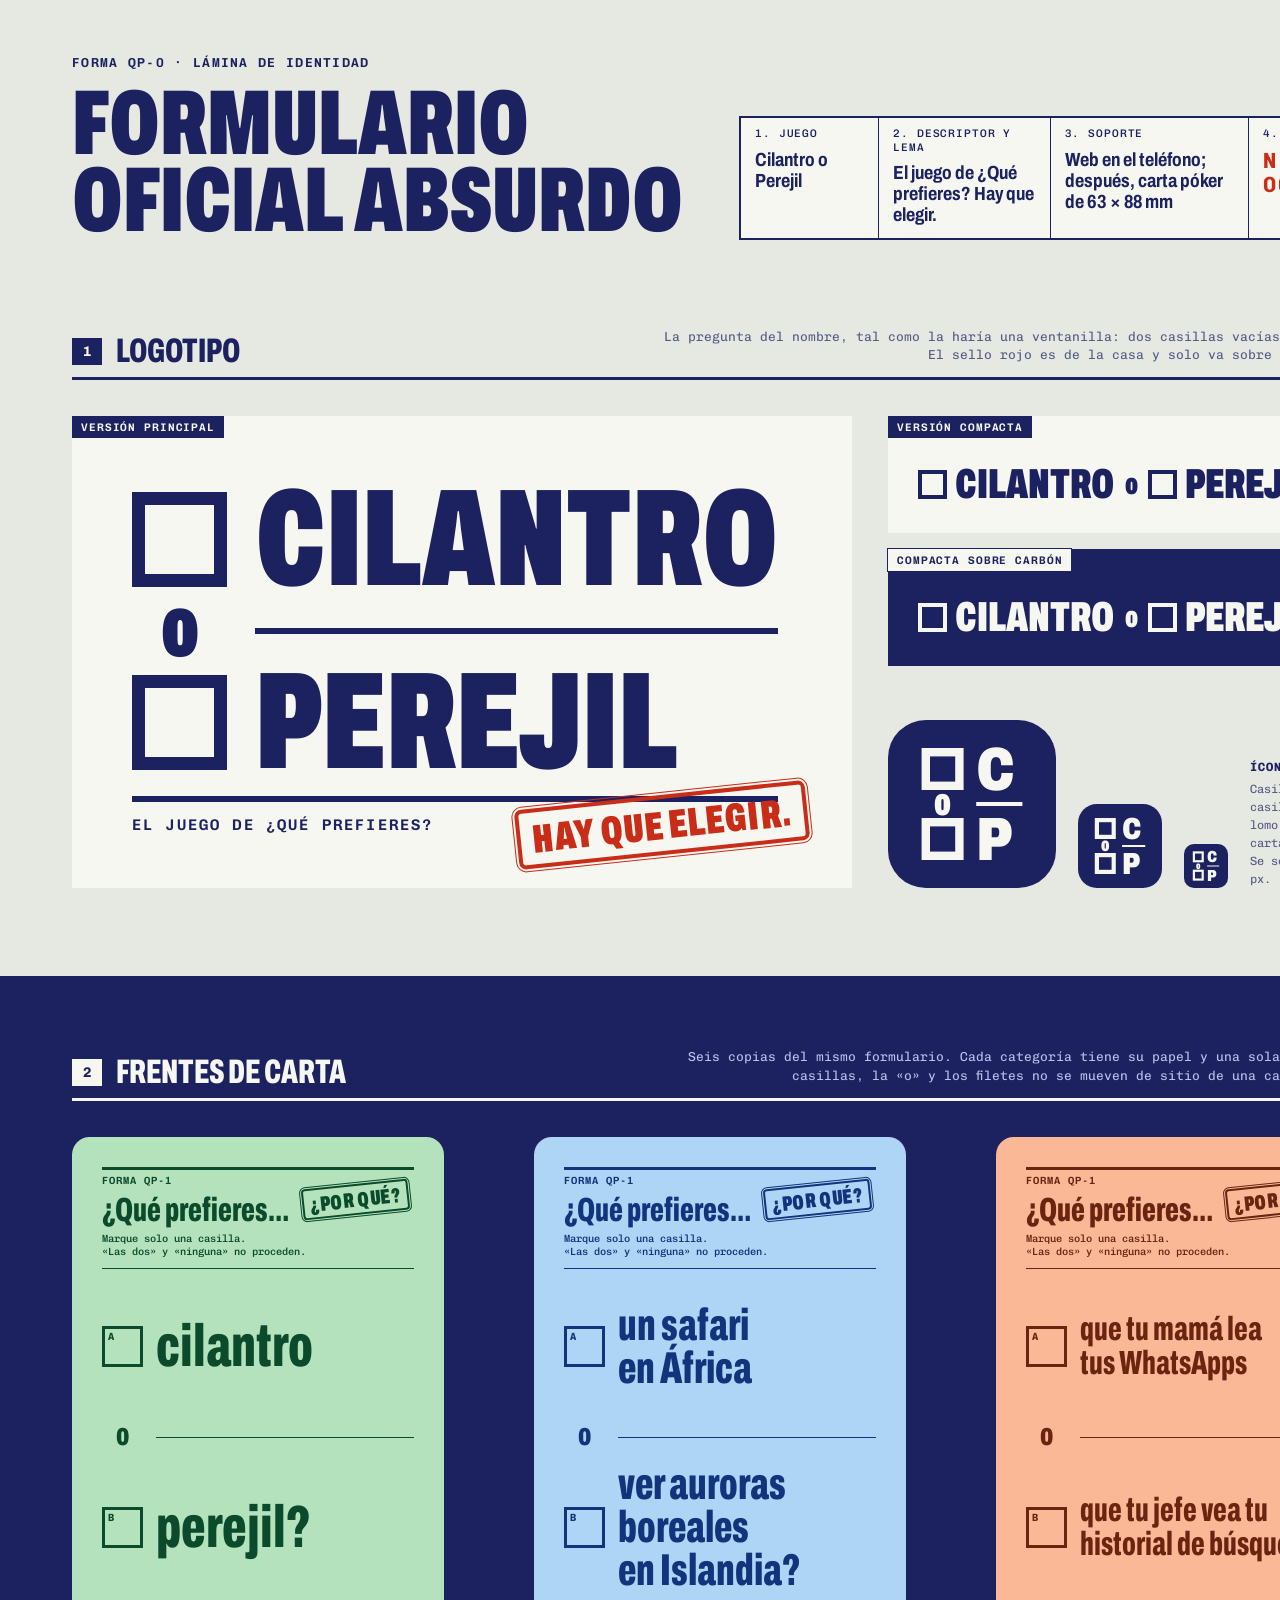
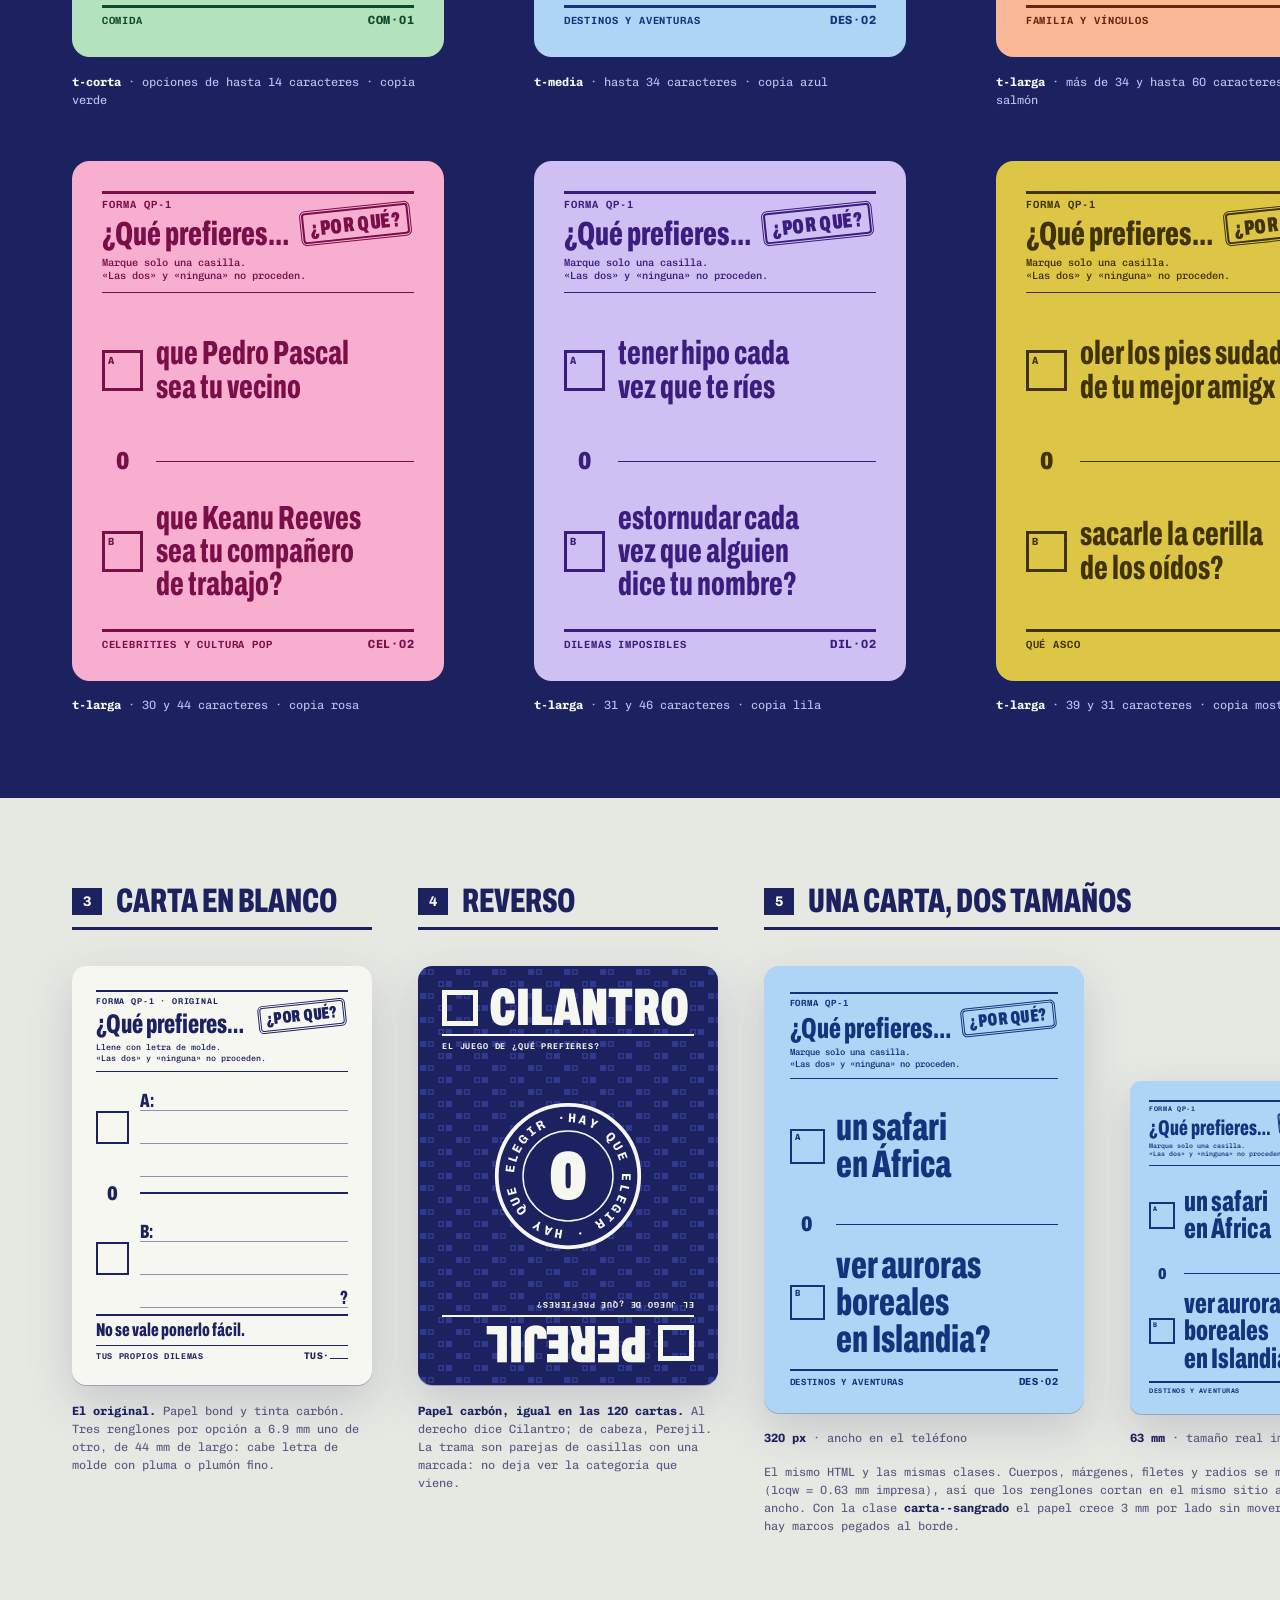
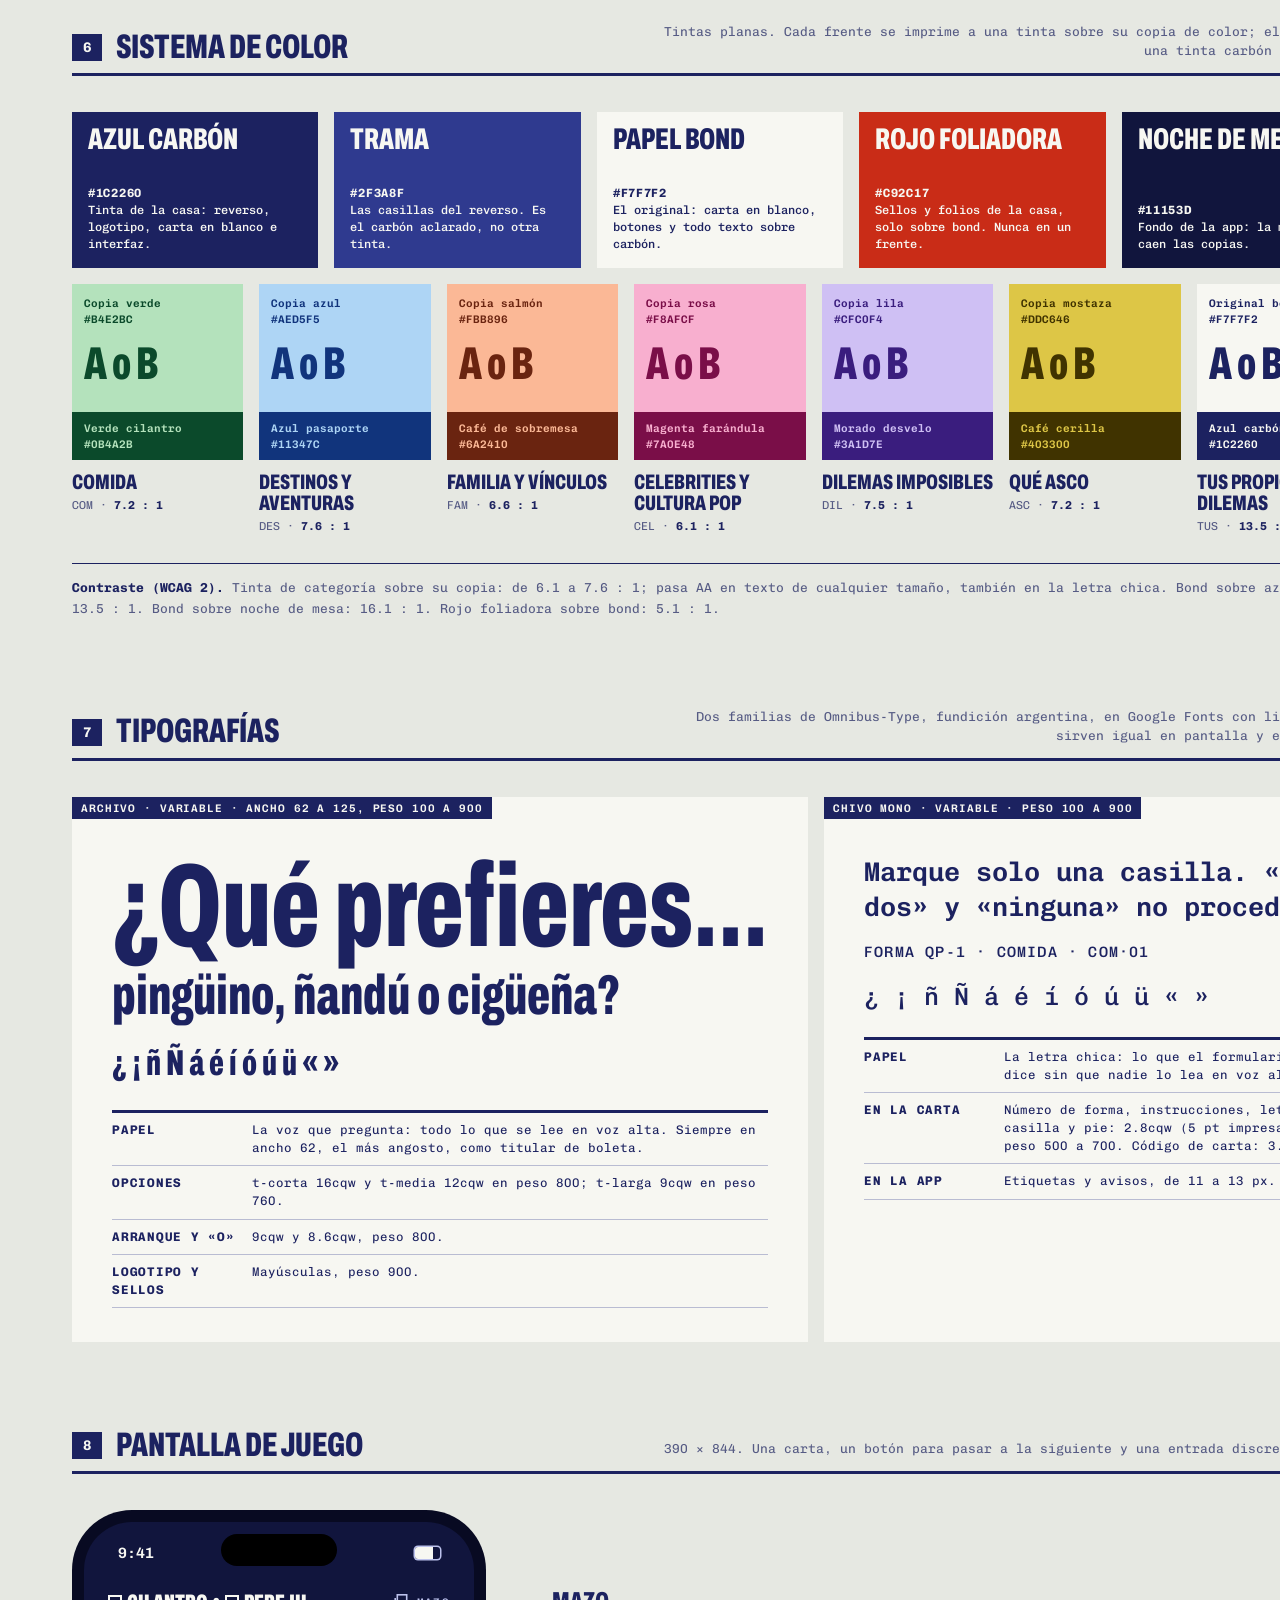
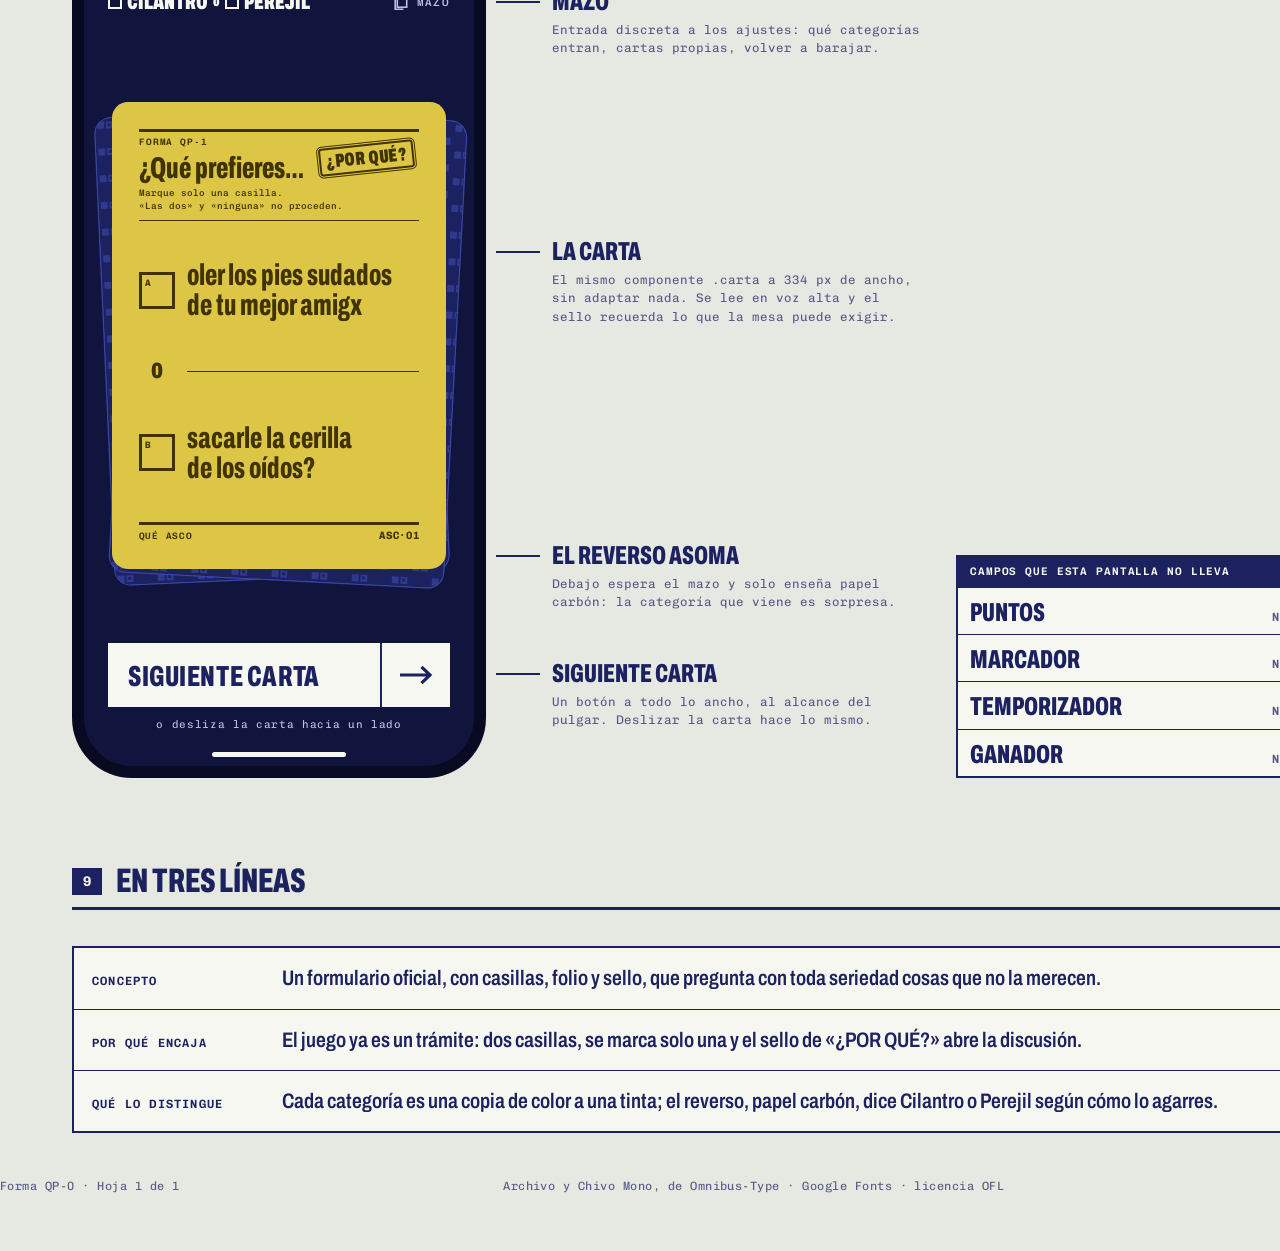
<file: diseno/exploracion/direccion-formulario.html>
<!DOCTYPE html>
<html lang="es">
<head>
<meta charset="utf-8">
<meta name="viewport" content="width=device-width, initial-scale=1">
<title>Cilantro o Perejil · Lámina de identidad · Formulario oficial absurdo</title>
<link rel="preconnect" href="https://fonts.googleapis.com">
<link rel="preconnect" href="https://fonts.gstatic.com" crossorigin>
<link href="https://fonts.googleapis.com/css2?family=Archivo:wdth,wght@62..125,100..900&family=Chivo+Mono:ital,wght@0,100..900;1,100..900&display=swap" rel="stylesheet">
<style>
/* =========================================================
   CILANTRO O PEREJIL · Dirección «Formulario oficial absurdo»

   Sistema: el mazo es un formulario con copias de color.
   Cada categoría es una copia (papel teñido) impresa a UNA
   sola tinta. El reverso es el papel carbón que va entre
   las copias. El rojo es de la foliadora y de los sellos de
   la casa; nunca entra a un frente de carta.
   ========================================================= */

:root{
  --carbon:#1C2260;      /* tinta de la casa: reverso, logotipo, interfaz */
  --trama:#2F3A8F;       /* casillas de la trama del reverso */
  --bond:#F7F7F2;        /* papel original: carta en blanco, texto sobre carbón */
  --rojo:#C92C17;        /* foliadora y sellos de la casa, solo sobre bond */
  --noche:#11153D;       /* fondo de la app */
  --mesa:#E6E8E2;        /* escritorio de esta lámina */
  --gris:#565B84;        /* texto secundario sobre la mesa */
  --lavanda:#BCC1EC;     /* texto secundario sobre carbón */

  --f-archivo:"Archivo","Archivo Narrow","Arial Narrow","Helvetica Neue",Arial,sans-serif;
  --f-mono:"Chivo Mono","SFMono-Regular",Menlo,Consolas,"Courier New",monospace;
}

/* =========================================================
   COMPONENTE CARTA
   Proporción 63:88. Todas las medidas internas van en cqw:
   1cqw = 1 % del ancho de la carta = 0.63 mm impresa.
   Radio 3 mm = 4.76cqw. Zona segura 5 mm = 8cqw.

   No romper: .carta es el contenedor de consulta y no puede
   usar cqw sobre sí misma; todo lo visible vive en
   .carta__cara, que sí los resuelve contra la carta.
   ========================================================= */

.carta{
  --papel:#F7F7F2;
  --tinta:#1C2260;
  --cuerpo:12cqw;        /* cuerpo de las opciones */
  --interlinea:.96;
  --peso:800;
  container-type:inline-size;
  position:relative;
  display:block;
  width:100%;
  aspect-ratio:63 / 88;
}
.carta__cara{
  position:absolute;
  inset:0;
  box-sizing:border-box;
  padding:8cqw;
  border-radius:4.76cqw;
  overflow:hidden;
  background:var(--papel);
  color:var(--tinta);
  display:flex;
  flex-direction:column;
  font-family:var(--f-mono);
  text-align:left;
}
.carta__cara *{box-sizing:border-box}
.carta__cara p{margin:0}

/* Sangrado de imprenta: el papel crece 3 mm por lado y nada se mueve */
.carta--sangrado .carta__cara{
  inset:-4.762cqw;
  padding:12.762cqw;
  border-radius:0;
}

/* Categorías: una copia de color, una tinta */
.carta--comida{--papel:#B4E2BC;--tinta:#0B4A2B}
.carta--destinos{--papel:#AED5F5;--tinta:#11347C}
.carta--familia{--papel:#FBB896;--tinta:#6A2410}
.carta--celebrities{--papel:#F8AFCF;--tinta:#7A0E48}
.carta--dilemas{--papel:#CFC0F4;--tinta:#3A1D7E}
.carta--asco{--papel:#DDC646;--tinta:#403300}
.carta--blanca{--papel:#F7F7F2;--tinta:#1C2260}

/* Niveles de tamaño según la opción más larga de la carta */
.t-corta{--cuerpo:16cqw;--interlinea:.9;--peso:800}    /* hasta 14 caracteres */
.t-media{--cuerpo:12cqw;--interlinea:.96;--peso:800}   /* hasta 34 */
.t-larga{--cuerpo:9cqw;--interlinea:1;--peso:760}      /* más de 34, hasta 60 */

/* Encabezado del formulario */
.carta__cabeza{
  flex:none;
  padding-top:1.7cqw;
  border-top:.9cqw solid currentColor;
}
.carta__forma{
  font:600 2.8cqw/1 var(--f-mono);
  letter-spacing:.1em;
  text-transform:uppercase;
}
.carta__arranque{
  margin-top:2.3cqw !important;
  font-family:var(--f-archivo);
  font-weight:800;
  font-stretch:62%;
  font-size:9cqw;
  line-height:.95;
  white-space:nowrap;
}
.carta__instruccion{
  margin-top:1.3cqw !important;
  font:500 2.8cqw/1.32 var(--f-mono);
}

/* Sello de goma, en la misma tinta de la carta */
.sello{
  display:inline-block;
  padding:.17em .3em .12em;
  border:.11em solid currentColor;
  border-radius:.18em;
  outline:.04em solid currentColor;
  outline-offset:.07em;
  font-family:var(--f-archivo);
  font-weight:900;
  font-stretch:62%;
  font-size:1em;
  line-height:1;
  letter-spacing:.03em;
  text-transform:uppercase;
  white-space:nowrap;
  transform:rotate(-6deg);
}
.carta__sello{
  position:absolute;
  top:12.6cqw;
  right:9.4cqw;
  font-size:5.6cqw;
}

/* Opciones: lomo de casillas a la izquierda, respuestas a la derecha */
.carta__opciones{
  flex:1 1 0;
  min-height:0;
  margin-top:2.4cqw;
  border-top:.35cqw solid currentColor;
  display:grid;
  grid-template-rows:1fr auto 1fr;
}
.carta__opcion{
  display:grid;
  grid-template-columns:11cqw minmax(0,1fr);
  column-gap:3.5cqw;
  align-items:center;
  padding:1.5cqw 0;
  min-height:0;
}
.carta__casilla{
  width:11cqw;
  height:11cqw;
  padding:.75cqw .95cqw;
  border:.9cqw solid currentColor;
  font:700 2.8cqw/1 var(--f-mono);
}
.carta__texto{
  font-family:var(--f-archivo);
  font-weight:var(--peso);
  font-stretch:62%;
  font-size:var(--cuerpo);
  line-height:var(--interlinea);
  text-wrap:balance;
  overflow-wrap:break-word;
  /* trampa: solo parte palabras de 11 letras o más, para que una sola palabra larga nunca se salga */
  hyphens:auto;
  hyphenate-limit-chars:11 4 4;
}
/* El signo de cierre lo pone el formulario, no el texto de la carta */
.carta__opcion--b .carta__texto::after{content:"?"}

.carta__o{
  display:grid;
  grid-template-columns:11cqw minmax(0,1fr);
  column-gap:3.5cqw;
  align-items:center;
  height:7cqw;
}
.carta__o span{
  position:relative;
  top:-.07em;
  justify-self:center;
  font-family:var(--f-archivo);
  font-weight:800;
  font-stretch:62%;
  font-size:8.6cqw;
  line-height:.8;
}
.carta__o::after{
  content:"";
  height:.35cqw;
  background:currentColor;
}

/* Pie discreto: categoría y código */
.carta__pie{
  flex:none;
  display:flex;
  justify-content:space-between;
  align-items:baseline;
  gap:2cqw;
  padding-top:1.8cqw;
  border-top:.9cqw solid currentColor;
  font:600 2.8cqw/1 var(--f-mono);
  letter-spacing:.08em;
  text-transform:uppercase;
  white-space:nowrap;
}
.carta__codigo{
  font-weight:700;
  font-size:3.2cqw;
  letter-spacing:.06em;
}

/* Carta en blanco: renglones a 6.9 mm para escribir a mano */
.carta--blanca{--renglon:11cqw}
.carta__renglones{
  position:relative;
  height:calc(var(--renglon) * 3);
  background:repeating-linear-gradient(to bottom,
    transparent 0 calc(var(--renglon) - .35cqw),
    #8C91B6 calc(var(--renglon) - .35cqw) var(--renglon));
}
.carta__letra,
.carta__cierre{
  position:absolute;
  top:4.4cqw;
  left:0;
  font-family:var(--f-archivo);
  font-weight:800;
  font-stretch:62%;
  font-size:6.4cqw;
  line-height:1;
}
.carta__cierre{
  left:auto;
  right:0;
  top:calc(var(--renglon) * 2 + 4.4cqw);
}
.carta__aviso{
  flex:none;
  padding:1.9cqw 0 1.7cqw;
  border-top:.9cqw solid currentColor;
  font-family:var(--f-archivo);
  font-weight:800;
  font-stretch:62%;
  font-size:6.2cqw;
  line-height:1;
}
.carta__aviso + .carta__pie{border-top-width:.35cqw}
.carta__hueco{
  display:inline-block;
  width:6cqw;
  border-bottom:.35cqw solid currentColor;
}

/* Reverso: papel carbón. Igual en todas las cartas.
   Al derecho dice CILANTRO; de cabeza dice PEREJIL. Hay que elegir. */
.carta--reverso{--papel:var(--carbon);--tinta:var(--bond)}
.carta--reverso .carta__cara{
  display:block;
  /* Trama de sobre de seguridad: parejas de casillas, siempre una marcada */
  background-color:var(--carbon);
  background-image:
    conic-gradient(at 1cqw 1cqw,transparent 75%,var(--carbon) 0),
    conic-gradient(at 1cqw 1cqw,transparent 75%,var(--carbon) 0),
    conic-gradient(at 2cqw 2cqw,transparent 75%,var(--trama) 0),
    conic-gradient(at 2cqw 2cqw,transparent 75%,var(--trama) 0),
    conic-gradient(at 2cqw 2cqw,transparent 75%,var(--trama) 0),
    conic-gradient(at 2cqw 2cqw,transparent 75%,var(--trama) 0);
  background-size:12cqw 8cqw;
  background-position:3.8cqw 1.5cqw,7.2cqw 5.5cqw,.7cqw 1cqw,3.3cqw 1cqw,6.7cqw 5cqw,9.3cqw 5cqw;
}
.reverso__mitad{
  position:absolute;
  left:8cqw;
  right:8cqw;
  top:8cqw;
}
.reverso__mitad--invertida{
  top:auto;
  bottom:8cqw;
  transform:rotate(180deg);
}
.reverso__fila{
  display:flex;
  align-items:center;
  gap:3.5cqw;
  font-family:var(--f-archivo);
  font-weight:900;
  font-stretch:62%;
  font-size:17.6cqw;
  line-height:.69;
  text-transform:uppercase;
  white-space:nowrap;
}
.reverso__casilla{
  flex:none;
  width:12.1cqw;
  height:12.1cqw;
  border:1.8cqw solid currentColor;
}
.reverso__descriptor{
  margin-top:2.6cqw !important;
  padding-top:1.8cqw;
  border-top:.9cqw solid currentColor;
  font:600 2.8cqw/1 var(--f-mono);
  letter-spacing:.1em;
  text-transform:uppercase;
}
.reverso__sello{
  position:absolute;
  left:50%;
  top:50%;
  width:50cqw;
  height:50cqw;
  transform:translate(-50%,-50%);
  overflow:visible;
}

/* =========================================================
   MARCA: logotipo y versión compacta. Todo en em.
   ========================================================= */

.logo{
  display:inline-grid;
  grid-template-columns:.69em auto;
  column-gap:.2em;
  row-gap:.13em;
  align-items:center;
  font-family:var(--f-archivo);
  font-weight:900;
  font-stretch:62%;
  line-height:.69;
  text-transform:uppercase;
  white-space:nowrap;
}
.logo__casilla{
  box-sizing:border-box;
  width:.69em;
  height:.69em;
  border:.1em solid currentColor;
}
.logo__o{
  position:relative;
  top:-.045em;
  justify-self:center;
  font-size:.64em;
  line-height:.58;
  text-transform:none;
}
.logo__filete{height:.04em;background:currentColor}
.logo__descriptor{
  grid-column:1 / -1;
  margin-top:.06em;
  padding-top:.1em;
  border-top:.05em solid currentColor;
  font-family:var(--f-mono);
  font-weight:600;
  font-stretch:100%;
  font-size:.112em;
  line-height:1;
  letter-spacing:.14em;
}
.logo__descriptor{padding-top:.95em;border-top-width:.45em;margin-top:.55em}

.logo--compacto{
  display:inline-flex;
  align-items:center;
  gap:.2em;
}
.logo--compacto .logo__o{margin:0 .06em;font-size:.72em}
.logo--compacto .logo__casilla{margin-left:0}

.sello--rojo{color:var(--rojo)}
.icono{display:block;border-radius:22.5%}

/* =========================================================
   LÁMINA
   ========================================================= */

*{box-sizing:border-box}
html{background:var(--mesa)}
body{
  margin:0;
  background:var(--mesa);
  color:var(--carbon);
  font-family:var(--f-mono);
  -webkit-font-smoothing:antialiased;
}
figure{margin:0}
.defs{position:absolute;width:0;height:0}
.lamina{width:1440px;margin:0 auto}
.margen{padding:0 72px}

/* las cartas sobre la mesa llevan sombra de presentación; no es parte del componente */
.mesa .carta{filter:drop-shadow(0 1px 0 rgba(28,34,96,.28)) drop-shadow(0 16px 22px rgba(28,34,96,.16))}

.cabecera{
  display:grid;
  grid-template-columns:auto 1fr;
  gap:56px;
  align-items:end;
  padding-top:56px;
}
.cabecera__forma{
  margin:0 0 16px;
  font:600 13px/1 var(--f-mono);
  letter-spacing:.1em;
  text-transform:uppercase;
}
.cabecera h1{
  margin:0;
  font-family:var(--f-archivo);
  font-weight:900;
  font-stretch:62%;
  font-size:92px;
  line-height:.84;
  text-transform:uppercase;
}
.campos{
  display:grid;
  grid-template-columns:1fr 1.25fr 1.45fr .8fr;
  margin:0;
  border:2px solid var(--carbon);
  background:var(--bond);
}
.campos div{padding:9px 14px 12px}
.campos div + div{border-left:1px solid var(--carbon)}
.campos dt{
  font:500 11px/1.2 var(--f-mono);
  letter-spacing:.08em;
  text-transform:uppercase;
}
.campos dd{
  margin:8px 0 0;
  font-family:var(--f-archivo);
  font-weight:700;
  font-stretch:80%;
  font-size:19px;
  line-height:1.12;
}
.campos .folio{
  font-family:var(--f-mono);
  font-weight:700;
  font-stretch:100%;
  font-size:22px;
  letter-spacing:.08em;
  color:var(--rojo);
}

.seccion{padding-top:88px}
.seccion__cab{
  display:flex;
  align-items:flex-end;
  gap:14px;
  margin-bottom:36px;
  padding-bottom:12px;
  border-bottom:3px solid currentColor;
}
.seccion__num{
  flex:none;
  min-width:30px;
  padding:7px 8px 6px;
  background:var(--carbon);
  color:var(--bond);
  font:700 14px/1 var(--f-mono);
  text-align:center;
}
.seccion__cab h2{
  margin:0;
  font-family:var(--f-archivo);
  font-weight:800;
  font-stretch:62%;
  font-size:34px;
  line-height:.86;
  text-transform:uppercase;
  white-space:nowrap;
}
.seccion__cab p{
  margin:0 0 0 auto;
  max-width:720px;
  font:400 13px/1.45 var(--f-mono);
  color:var(--gris);
  text-align:right;
}
.pie-foto{
  margin:16px 0 0;
  font:400 12px/1.5 var(--f-mono);
  color:var(--gris);
}
.pie-foto b{font-weight:700;color:var(--carbon)}

.banda{
  margin-top:88px;
  padding:0 72px 84px;
  background:var(--carbon);
  color:var(--bond);
}
.banda .seccion{padding-top:72px}
.banda .seccion__num{background:var(--bond);color:var(--carbon)}
.banda .seccion__cab p,
.banda .pie-foto{color:var(--lavanda)}
.banda .pie-foto b{color:var(--bond)}

/* 1 Logotipo */
.logo-grid{display:grid;grid-template-columns:780px 1fr;gap:36px}
.pliego{position:relative;background:var(--bond);color:var(--carbon)}
.pliego__etiqueta{
  position:absolute;
  left:0;
  top:0;
  padding:6px 9px 5px;
  background:var(--carbon);
  color:var(--bond);
  font:600 11px/1 var(--f-mono);
  letter-spacing:.08em;
  text-transform:uppercase;
}
.pliego--logo{padding:76px 60px 56px}
.pliego--logo .logo{font-size:138px}
.pliego--logo .sello{position:absolute;right:44px;bottom:34px;font-size:40px}
.logo-lado{display:grid;grid-template-rows:auto auto 1fr;gap:16px}
.pliego--compacto{display:flex;align-items:center;padding:54px 30px 34px}
.pliego--compacto .logo{font-size:42px}
.pliego--carbon{background:var(--carbon);color:var(--bond)}
.pliego--carbon .pliego__etiqueta{background:var(--bond);color:var(--carbon);box-shadow:0 0 0 1px var(--carbon)}
.iconos{display:flex;align-items:flex-end;gap:22px;padding-top:14px}
.iconos .icono{flex:none}
.iconos .icono:nth-child(1){width:168px;height:168px}
.iconos .icono:nth-child(2){width:84px;height:84px}
.iconos .icono:nth-child(3){width:44px;height:44px}
.iconos p{margin:0;font:400 12px/1.5 var(--f-mono);color:var(--gris)}
.iconos p b{display:block;margin-bottom:4px;font-weight:700;letter-spacing:.08em;text-transform:uppercase;color:var(--carbon)}

/* 2 Frentes */
.frentes{
  display:grid;
  grid-template-columns:repeat(3,372px);
  justify-content:space-between;
  row-gap:52px;
}

/* 3 a 5 */
.trio{display:grid;grid-template-columns:300px 300px 604px;column-gap:46px}
.trio .seccion{padding-top:0}
.escala{display:flex;align-items:flex-end;gap:46px}
.escala figure:nth-child(1) .carta{width:320px}
.escala figure:nth-child(2) .carta{width:63mm}

/* 6 Color */
.base{display:grid;grid-template-columns:repeat(5,1fr);gap:16px}
.muestra{
  display:flex;
  flex-direction:column;
  justify-content:space-between;
  min-height:156px;
  padding:14px 16px 15px;
  color:var(--bond);
}
.muestra b{
  font-family:var(--f-archivo);
  font-weight:800;
  font-stretch:62%;
  font-size:30px;
  line-height:.9;
  text-transform:uppercase;
}
.muestra span{font:500 12px/1.42 var(--f-mono)}
.muestra em{font-style:normal;font-weight:700;letter-spacing:.06em}
.muestra--carbon{background:var(--carbon)}
.muestra--trama{background:var(--trama)}
.muestra--bond{background:var(--bond);color:var(--carbon)}
.muestra--rojo{background:var(--rojo)}
.muestra--noche{background:var(--noche)}
.pares{display:grid;grid-template-columns:repeat(7,1fr);gap:16px;margin-top:16px}
.par__copia{
  display:flex;
  flex-direction:column;
  justify-content:space-between;
  height:176px;
  padding:12px 12px 0;
  background:var(--papel);
  color:var(--tinta);
}
.par__copia b{
  font-family:var(--f-archivo);
  font-weight:800;
  font-stretch:62%;
  font-size:46px;
  line-height:.8;
}
.par__copia span{font:600 11px/1.4 var(--f-mono)}
.par__tinta{
  margin:10px -12px 0;
  padding:9px 12px 8px;
  background:var(--tinta);
  color:var(--papel);
  font:600 11px/1.4 var(--f-mono);
}
.par h3{
  margin:12px 0 4px;
  font-family:var(--f-archivo);
  font-weight:800;
  font-stretch:66%;
  font-size:21px;
  line-height:1;
  text-transform:uppercase;
}
.par p{margin:0;font:400 11.5px/1.5 var(--f-mono);color:var(--gris)}
.par p b{font-weight:700;color:var(--carbon)}
.contraste{
  margin:28px 0 0;
  padding-top:14px;
  border-top:1px solid var(--carbon);
  font:400 13px/1.6 var(--f-mono);
  color:var(--gris);
}
.contraste b{font-weight:700;color:var(--carbon)}

/* 7 Tipografías */
.tipos{display:grid;grid-template-columns:1.3fr 1fr;gap:16px}
.tipo{padding:58px 40px 34px}
.tipo__muestra{margin:0}
.tipo--archivo .tipo__muestra{
  font-family:var(--f-archivo);
  font-weight:800;
  font-stretch:62%;
  font-size:118px;
  line-height:.88;
  white-space:nowrap;
}
.tipo__segunda{
  margin:10px 0 0;
  font-family:var(--f-archivo);
  font-weight:800;
  font-stretch:62%;
  font-size:56px;
  line-height:1;
  white-space:nowrap;
}
.tipo--mono .tipo__muestra{font:600 27px/1.3 var(--f-mono)}
.tipo__glifos{margin:20px 0 0;font-size:36px;line-height:1.1}
.tipo--archivo .tipo__glifos{font-family:var(--f-archivo);font-weight:800;font-stretch:62%;letter-spacing:.14em}
.tipo--mono .tipo__glifos{font-family:var(--f-mono);font-weight:500;font-size:25px}
.tipo__chica{margin:16px 0 0;font:500 15px/1.5 var(--f-mono);letter-spacing:.08em;text-transform:uppercase}
.tipo__papeles{
  margin:26px 0 0;
  padding:0;
  list-style:none;
  border-top:3px solid var(--carbon);
  font:400 12.5px/1.45 var(--f-mono);
}
.tipo__papeles li{
  display:grid;
  grid-template-columns:128px 1fr;
  gap:12px;
  padding:8px 0;
  border-bottom:1px solid #B9BCD2;
}
.tipo__papeles b{font-weight:700;letter-spacing:.06em;text-transform:uppercase}

/* 8 Pantalla de juego */
.juego{display:grid;grid-template-columns:414px 470px 1fr}
.telefono{
  width:414px;
  height:868px;
  padding:12px;
  border-radius:60px;
  background:#080A22;
}
.pantalla{
  position:relative;
  width:390px;
  height:844px;
  border-radius:48px;
  overflow:hidden;
  background:var(--noche);
  color:var(--bond);
  display:flex;
  flex-direction:column;
}
.pantalla__estado{
  flex:none;
  position:relative;
  display:flex;
  align-items:center;
  justify-content:space-between;
  height:54px;
  padding:8px 34px 0;
  font:600 15px/1 var(--f-mono);
}
.pantalla__isla{
  position:absolute;
  left:50%;
  top:12px;
  width:116px;
  height:32px;
  margin-left:-58px;
  border-radius:16px;
  background:#000;
}
.pantalla__bateria{
  width:25px;
  height:12px;
  border-radius:3px;
  background:linear-gradient(90deg,var(--bond) 0 72%,transparent 72%);
  box-shadow:0 0 0 1.5px var(--lavanda);
}
.pantalla__barra{
  flex:none;
  display:flex;
  align-items:center;
  justify-content:space-between;
  height:52px;
  padding:0 24px;
}
.pantalla__barra .logo{font-size:21px}
.boton-mazo{
  display:flex;
  align-items:center;
  gap:7px;
  margin:0;
  padding:9px 0 9px 10px;
  border:0;
  background:none;
  color:var(--lavanda);
  font:500 11px/1 var(--f-mono);
  letter-spacing:.12em;
  text-transform:uppercase;
}
.pantalla__mesa{flex:1;display:grid;place-items:center}
.pantalla__pila{position:relative;width:334px}
.pantalla__pila .carta--asoma{position:absolute;inset:0}
.pantalla__pila .carta--asoma:nth-child(1){transform:translate(-7px,9px) rotate(-2.6deg)}
.pantalla__pila .carta--asoma:nth-child(2){transform:translate(9px,11px) rotate(3deg)}
.pantalla__pila .carta--asoma .carta__cara{box-shadow:0 0 0 1px #3B47A6}
.boton-siguiente{
  flex:none;
  display:grid;
  grid-template-columns:1fr 70px;
  align-items:stretch;
  height:64px;
  margin:0 24px;
  padding:0;
  border:0;
  background:var(--bond);
  color:var(--carbon);
  font-family:var(--f-archivo);
  font-weight:800;
  font-stretch:62%;
  font-size:29px;
  line-height:1;
  letter-spacing:.02em;
  text-align:left;
  text-transform:uppercase;
}
.boton-siguiente span{display:flex;align-items:center;padding:3px 0 0 20px}
.boton-siguiente i{display:grid;place-items:center;border-left:2px solid var(--carbon)}
.pantalla__pista{
  flex:none;
  margin:12px 0 0;
  font:400 11px/1 var(--f-mono);
  letter-spacing:.06em;
  text-align:center;
  color:var(--lavanda);
}
.pantalla__inicio{
  flex:none;
  width:134px;
  height:5px;
  margin:22px auto 9px;
  border-radius:3px;
  background:var(--bond);
}
.notas{position:relative}
.nota{position:absolute;left:0;width:440px;padding-left:66px}
.nota::before{
  content:"";
  position:absolute;
  left:10px;
  top:11px;
  width:44px;
  height:2px;
  background:var(--carbon);
}
.nota b{
  display:block;
  font-family:var(--f-archivo);
  font-weight:800;
  font-stretch:62%;
  font-size:26px;
  line-height:.9;
  text-transform:uppercase;
}
.nota span{display:block;margin-top:7px;font:400 12.5px/1.5 var(--f-mono);color:var(--gris)}
.juego__lado{display:flex;flex-direction:column;justify-content:flex-end}
.tramite{background:var(--bond);border:2px solid var(--carbon)}
.tramite__titulo{
  margin:0;
  padding:8px 12px 7px;
  background:var(--carbon);
  color:var(--bond);
  font:600 11px/1.3 var(--f-mono);
  letter-spacing:.08em;
  text-transform:uppercase;
}
.tramite dl{margin:0}
.tramite div{
  display:flex;
  align-items:baseline;
  gap:10px;
  padding:13px 12px 10px;
  border-top:1px solid var(--carbon);
}
.tramite dt{
  font-family:var(--f-archivo);
  font-weight:800;
  font-stretch:62%;
  font-size:26px;
  line-height:.9;
  text-transform:uppercase;
}
.tramite dd{
  margin:0 0 0 auto;
  font:600 12px/1 var(--f-mono);
  letter-spacing:.1em;
  text-transform:uppercase;
  color:var(--gris);
}

/* 9 En tres líneas */
.tres{margin:0;padding:0;list-style:none;background:var(--bond);border:2px solid var(--carbon)}
.tres li{
  display:grid;
  grid-template-columns:190px 1fr;
  align-items:baseline;
  padding:18px 18px 17px;
}
.tres li + li{border-top:1px solid var(--carbon)}
.tres b{
  font:600 12px/1.3 var(--f-mono);
  letter-spacing:.1em;
  text-transform:uppercase;
}
.tres span{
  font-family:var(--f-archivo);
  font-weight:600;
  font-stretch:78%;
  font-size:21px;
  line-height:1.2;
}

.colofon{
  display:flex;
  justify-content:space-between;
  padding:44px 0 56px;
  font:400 12px/1.5 var(--f-mono);
  letter-spacing:.04em;
  color:var(--gris);
}
</style>
</head>
<body>

<div class="lamina">

  <header class="cabecera margen">
    <div>
      <p class="cabecera__forma">Forma QP-0 · Lámina de identidad</p>
      <h1>Formulario<br>oficial absurdo</h1>
    </div>
    <dl class="campos">
      <div><dt>1. Juego</dt><dd>Cilantro o Perejil</dd></div>
      <div><dt>2. Descriptor y lema</dt><dd>El juego de ¿Qué prefieres? Hay que elegir.</dd></div>
      <div><dt>3. Soporte</dt><dd>Web en el teléfono; después, carta póker de 63 × 88 mm</dd></div>
      <div><dt>4. Folio</dt><dd class="folio">N.º 000120</dd></div>
    </dl>
  </header>

  <!-- 1 -->
  <section class="seccion margen" id="logotipo">
    <header class="seccion__cab">
      <span class="seccion__num">1</span>
      <h2>Logotipo</h2>
      <p>La pregunta del nombre, tal como la haría una ventanilla: dos casillas vacías y una «o». El sello rojo es de la casa y solo va sobre papel bond.</p>
    </header>
    <div class="logo-grid">
      <figure class="pliego pliego--logo">
        <span class="pliego__etiqueta">Versión principal</span>
        <div class="logo" role="img" aria-label="Cilantro o Perejil. El juego de ¿Qué prefieres?">
          <span class="logo__casilla"></span><span>Cilantro</span>
          <span class="logo__o">o</span><span class="logo__filete"></span>
          <span class="logo__casilla"></span><span>Perejil</span>
          <span class="logo__descriptor">El juego de ¿Qué prefieres?</span>
        </div>
        <span class="sello sello--rojo" aria-hidden="true">Hay que elegir.</span>
      </figure>
      <div class="logo-lado">
        <figure class="pliego pliego--compacto">
          <span class="pliego__etiqueta">Versión compacta</span>
          <div class="logo logo--compacto" role="img" aria-label="Cilantro o Perejil">
            <span class="logo__casilla"></span><span>Cilantro</span><span class="logo__o">o</span><span class="logo__casilla"></span><span>Perejil</span>
          </div>
        </figure>
        <figure class="pliego pliego--compacto pliego--carbon">
          <span class="pliego__etiqueta">Compacta sobre carbón</span>
          <div class="logo logo--compacto" role="img" aria-label="Cilantro o Perejil">
            <span class="logo__casilla"></span><span>Cilantro</span><span class="logo__o">o</span><span class="logo__casilla"></span><span>Perejil</span>
          </div>
        </figure>
        <div class="iconos">
          <svg class="icono" viewBox="0 0 120 120" role="img" aria-label="Ícono de la app"><use href="#icono-app"/></svg>
          <svg class="icono" viewBox="0 0 120 120" aria-hidden="true"><use href="#icono-app"/></svg>
          <svg class="icono" viewBox="0 0 120 120" aria-hidden="true"><use href="#icono-app"/></svg>
          <p><b>Ícono de app</b>Casilla C, «o», casilla P: el lomo de toda carta, en chico. Se sostiene a 44 px.</p>
        </div>
      </div>
    </div>
  </section>

  <!-- 2 -->
  <div class="banda">
    <section class="seccion" id="frentes">
      <header class="seccion__cab">
        <span class="seccion__num">2</span>
        <h2>Frentes de carta</h2>
        <p>Seis copias del mismo formulario. Cada categoría tiene su papel y una sola tinta; las casillas, la «o» y los filetes no se mueven de sitio de una carta a otra.</p>
      </header>
      <div class="frentes">

        <figure>
          <article class="carta carta--comida t-corta">
            <div class="carta__cara">
              <header class="carta__cabeza">
                <p class="carta__forma">Forma QP-1</p>
                <p class="carta__arranque">¿Qué prefieres…</p>
                <p class="carta__instruccion">Marque solo una casilla.<br>«Las dos» y «ninguna» no proceden.</p>
              </header>
              <span class="sello carta__sello" aria-hidden="true">¿Por qué?</span>
              <div class="carta__opciones">
                <div class="carta__opcion"><span class="carta__casilla">A</span><p class="carta__texto">cilantro</p></div>
                <div class="carta__o"><span>o</span></div>
                <div class="carta__opcion carta__opcion--b"><span class="carta__casilla">B</span><p class="carta__texto">perejil</p></div>
              </div>
              <footer class="carta__pie"><span class="carta__categoria">Comida</span><span class="carta__codigo">COM·01</span></footer>
            </div>
          </article>
          <figcaption class="pie-foto"><b>t-corta</b> · opciones de hasta 14 caracteres · copia verde</figcaption>
        </figure>

        <figure>
          <article class="carta carta--destinos t-media">
            <div class="carta__cara">
              <header class="carta__cabeza">
                <p class="carta__forma">Forma QP-1</p>
                <p class="carta__arranque">¿Qué prefieres…</p>
                <p class="carta__instruccion">Marque solo una casilla.<br>«Las dos» y «ninguna» no proceden.</p>
              </header>
              <span class="sello carta__sello" aria-hidden="true">¿Por qué?</span>
              <div class="carta__opciones">
                <div class="carta__opcion"><span class="carta__casilla">A</span><p class="carta__texto">un safari en África</p></div>
                <div class="carta__o"><span>o</span></div>
                <div class="carta__opcion carta__opcion--b"><span class="carta__casilla">B</span><p class="carta__texto">ver auroras boreales en Islandia</p></div>
              </div>
              <footer class="carta__pie"><span class="carta__categoria">Destinos y aventuras</span><span class="carta__codigo">DES·02</span></footer>
            </div>
          </article>
          <figcaption class="pie-foto"><b>t-media</b> · hasta 34 caracteres · copia azul</figcaption>
        </figure>

        <figure>
          <article class="carta carta--familia t-larga">
            <div class="carta__cara">
              <header class="carta__cabeza">
                <p class="carta__forma">Forma QP-1</p>
                <p class="carta__arranque">¿Qué prefieres…</p>
                <p class="carta__instruccion">Marque solo una casilla.<br>«Las dos» y «ninguna» no proceden.</p>
              </header>
              <span class="sello carta__sello" aria-hidden="true">¿Por qué?</span>
              <div class="carta__opciones">
                <div class="carta__opcion"><span class="carta__casilla">A</span><p class="carta__texto">que tu mamá lea tus WhatsApps</p></div>
                <div class="carta__o"><span>o</span></div>
                <div class="carta__opcion carta__opcion--b"><span class="carta__casilla">B</span><p class="carta__texto">que tu jefe vea tu historial de búsqueda</p></div>
              </div>
              <footer class="carta__pie"><span class="carta__categoria">Familia y vínculos</span><span class="carta__codigo">FAM·02</span></footer>
            </div>
          </article>
          <figcaption class="pie-foto"><b>t-larga</b> · más de 34 y hasta 60 caracteres · copia salmón</figcaption>
        </figure>

        <figure>
          <article class="carta carta--celebrities t-larga">
            <div class="carta__cara">
              <header class="carta__cabeza">
                <p class="carta__forma">Forma QP-1</p>
                <p class="carta__arranque">¿Qué prefieres…</p>
                <p class="carta__instruccion">Marque solo una casilla.<br>«Las dos» y «ninguna» no proceden.</p>
              </header>
              <span class="sello carta__sello" aria-hidden="true">¿Por qué?</span>
              <div class="carta__opciones">
                <div class="carta__opcion"><span class="carta__casilla">A</span><p class="carta__texto">que Pedro Pascal sea tu vecino</p></div>
                <div class="carta__o"><span>o</span></div>
                <div class="carta__opcion carta__opcion--b"><span class="carta__casilla">B</span><p class="carta__texto">que Keanu Reeves sea tu compañero de trabajo</p></div>
              </div>
              <footer class="carta__pie"><span class="carta__categoria">Celebrities y cultura pop</span><span class="carta__codigo">CEL·02</span></footer>
            </div>
          </article>
          <figcaption class="pie-foto"><b>t-larga</b> · 30 y 44 caracteres · copia rosa</figcaption>
        </figure>

        <figure>
          <article class="carta carta--dilemas t-larga">
            <div class="carta__cara">
              <header class="carta__cabeza">
                <p class="carta__forma">Forma QP-1</p>
                <p class="carta__arranque">¿Qué prefieres…</p>
                <p class="carta__instruccion">Marque solo una casilla.<br>«Las dos» y «ninguna» no proceden.</p>
              </header>
              <span class="sello carta__sello" aria-hidden="true">¿Por qué?</span>
              <div class="carta__opciones">
                <div class="carta__opcion"><span class="carta__casilla">A</span><p class="carta__texto">tener hipo cada vez que te ríes</p></div>
                <div class="carta__o"><span>o</span></div>
                <div class="carta__opcion carta__opcion--b"><span class="carta__casilla">B</span><p class="carta__texto">estornudar cada vez que alguien dice tu nombre</p></div>
              </div>
              <footer class="carta__pie"><span class="carta__categoria">Dilemas imposibles</span><span class="carta__codigo">DIL·02</span></footer>
            </div>
          </article>
          <figcaption class="pie-foto"><b>t-larga</b> · 31 y 46 caracteres · copia lila</figcaption>
        </figure>

        <figure>
          <article class="carta carta--asco t-larga">
            <div class="carta__cara">
              <header class="carta__cabeza">
                <p class="carta__forma">Forma QP-1</p>
                <p class="carta__arranque">¿Qué prefieres…</p>
                <p class="carta__instruccion">Marque solo una casilla.<br>«Las dos» y «ninguna» no proceden.</p>
              </header>
              <span class="sello carta__sello" aria-hidden="true">¿Por qué?</span>
              <div class="carta__opciones">
                <div class="carta__opcion"><span class="carta__casilla">A</span><p class="carta__texto">oler los pies sudados de tu mejor amigx</p></div>
                <div class="carta__o"><span>o</span></div>
                <div class="carta__opcion carta__opcion--b"><span class="carta__casilla">B</span><p class="carta__texto">sacarle la cerilla de los oídos</p></div>
              </div>
              <footer class="carta__pie"><span class="carta__categoria">Qué asco</span><span class="carta__codigo">ASC·01</span></footer>
            </div>
          </article>
          <figcaption class="pie-foto"><b>t-larga</b> · 39 y 31 caracteres · copia mostaza</figcaption>
        </figure>

      </div>
    </section>
  </div>

  <!-- 3 · 4 · 5 -->
  <div class="seccion margen trio mesa">

    <section class="seccion" id="blanca">
      <header class="seccion__cab">
        <span class="seccion__num">3</span>
        <h2>Carta en blanco</h2>
      </header>
      <figure>
        <article class="carta carta--blanca">
          <div class="carta__cara">
            <header class="carta__cabeza">
              <p class="carta__forma">Forma QP-1 · Original</p>
              <p class="carta__arranque">¿Qué prefieres…</p>
              <p class="carta__instruccion">Llene con letra de molde.<br>«Las dos» y «ninguna» no proceden.</p>
            </header>
            <span class="sello carta__sello" aria-hidden="true">¿Por qué?</span>
            <div class="carta__opciones">
              <div class="carta__opcion"><span class="carta__casilla"></span><div class="carta__renglones"><span class="carta__letra">A:</span></div></div>
              <div class="carta__o"><span>o</span></div>
              <div class="carta__opcion"><span class="carta__casilla"></span><div class="carta__renglones"><span class="carta__letra">B:</span><span class="carta__cierre" aria-hidden="true">?</span></div></div>
            </div>
            <p class="carta__aviso">No se vale ponerlo fácil.</p>
            <footer class="carta__pie"><span class="carta__categoria">Tus propios dilemas</span><span class="carta__codigo">TUS·<span class="carta__hueco"></span></span></footer>
          </div>
        </article>
        <figcaption class="pie-foto"><b>El original.</b> Papel bond y tinta carbón. Tres renglones por opción a 6.9 mm uno de otro, de 44 mm de largo: cabe letra de molde con pluma o plumón fino.</figcaption>
      </figure>
    </section>

    <section class="seccion" id="reverso">
      <header class="seccion__cab">
        <span class="seccion__num">4</span>
        <h2>Reverso</h2>
      </header>
      <figure>
        <article class="carta carta--reverso">
          <div class="carta__cara">
            <div class="reverso__mitad">
              <div class="reverso__fila"><span class="reverso__casilla"></span><span>Cilantro</span></div>
              <p class="reverso__descriptor">El juego de ¿Qué prefieres?</p>
            </div>
            <svg class="reverso__sello" viewBox="0 0 200 200" role="img" aria-label="Hay que elegir">
              <circle cx="100" cy="100" r="98" fill="#1C2260"/>
              <circle cx="100" cy="100" r="95" fill="none" stroke="#F7F7F2" stroke-width="5"/>
              <circle cx="100" cy="100" r="60" fill="none" stroke="#F7F7F2" stroke-width="2"/>
              <path id="aro-sello" d="M100 28.5a71.5 71.5 0 1 1-.01 0" fill="none"/>
              <text fill="#F7F7F2" style="font-family:'Chivo Mono',Menlo,Consolas,monospace;font-weight:700;font-size:17px"><textPath href="#aro-sello" textLength="446" lengthAdjust="spacing">HAY QUE ELEGIR · HAY QUE ELEGIR · </textPath></text>
              <text x="100" y="131" text-anchor="middle" fill="#F7F7F2" style="font-family:Archivo,'Arial Narrow',Arial,sans-serif;font-weight:900;font-stretch:62%;font-size:118px">o</text>
            </svg>
            <div class="reverso__mitad reverso__mitad--invertida">
              <div class="reverso__fila"><span class="reverso__casilla"></span><span>Perejil</span></div>
              <p class="reverso__descriptor">El juego de ¿Qué prefieres?</p>
            </div>
          </div>
        </article>
        <figcaption class="pie-foto"><b>Papel carbón, igual en las 120 cartas.</b> Al derecho dice Cilantro; de cabeza, Perejil. La trama son parejas de casillas con una marcada: no deja ver la categoría que viene.</figcaption>
      </figure>
    </section>

    <section class="seccion" id="escala">
      <header class="seccion__cab">
        <span class="seccion__num">5</span>
        <h2>Una carta, dos tamaños</h2>
      </header>
      <div class="escala">
        <figure>
          <article class="carta carta--destinos t-media">
            <div class="carta__cara">
              <header class="carta__cabeza">
                <p class="carta__forma">Forma QP-1</p>
                <p class="carta__arranque">¿Qué prefieres…</p>
                <p class="carta__instruccion">Marque solo una casilla.<br>«Las dos» y «ninguna» no proceden.</p>
              </header>
              <span class="sello carta__sello" aria-hidden="true">¿Por qué?</span>
              <div class="carta__opciones">
                <div class="carta__opcion"><span class="carta__casilla">A</span><p class="carta__texto">un safari en África</p></div>
                <div class="carta__o"><span>o</span></div>
                <div class="carta__opcion carta__opcion--b"><span class="carta__casilla">B</span><p class="carta__texto">ver auroras boreales en Islandia</p></div>
              </div>
              <footer class="carta__pie"><span class="carta__categoria">Destinos y aventuras</span><span class="carta__codigo">DES·02</span></footer>
            </div>
          </article>
          <figcaption class="pie-foto"><b>320 px</b> · ancho en el teléfono</figcaption>
        </figure>
        <figure>
          <article class="carta carta--destinos t-media">
            <div class="carta__cara">
              <header class="carta__cabeza">
                <p class="carta__forma">Forma QP-1</p>
                <p class="carta__arranque">¿Qué prefieres…</p>
                <p class="carta__instruccion">Marque solo una casilla.<br>«Las dos» y «ninguna» no proceden.</p>
              </header>
              <span class="sello carta__sello" aria-hidden="true">¿Por qué?</span>
              <div class="carta__opciones">
                <div class="carta__opcion"><span class="carta__casilla">A</span><p class="carta__texto">un safari en África</p></div>
                <div class="carta__o"><span>o</span></div>
                <div class="carta__opcion carta__opcion--b"><span class="carta__casilla">B</span><p class="carta__texto">ver auroras boreales en Islandia</p></div>
              </div>
              <footer class="carta__pie"><span class="carta__categoria">Destinos y aventuras</span><span class="carta__codigo">DES·02</span></footer>
            </div>
          </article>
          <figcaption class="pie-foto"><b>63 mm</b> · tamaño real impresa</figcaption>
        </figure>
      </div>
      <p class="pie-foto">El mismo HTML y las mismas clases. Cuerpos, márgenes, filetes y radios se miden en cqw (1cqw = 0.63 mm impresa), así que los renglones cortan en el mismo sitio a cualquier ancho. Con la clase <b>carta--sangrado</b> el papel crece 3 mm por lado sin mover nada: no hay marcos pegados al borde.</p>
    </section>

  </div>

  <!-- 6 -->
  <section class="seccion margen" id="color">
    <header class="seccion__cab">
      <span class="seccion__num">6</span>
      <h2>Sistema de color</h2>
      <p>Tintas planas. Cada frente se imprime a una tinta sobre su copia de color; el reverso, a una tinta carbón sobre bond.</p>
    </header>
    <div class="base">
      <div class="muestra muestra--carbon"><b>Azul carbón</b><span><em>#1C2260</em><br>Tinta de la casa: reverso, logotipo, carta en blanco e interfaz.</span></div>
      <div class="muestra muestra--trama"><b>Trama</b><span><em>#2F3A8F</em><br>Las casillas del reverso. Es el carbón aclarado, no otra tinta.</span></div>
      <div class="muestra muestra--bond"><b>Papel bond</b><span><em>#F7F7F2</em><br>El original: carta en blanco, botones y todo texto sobre carbón.</span></div>
      <div class="muestra muestra--rojo"><b>Rojo foliadora</b><span><em>#C92C17</em><br>Sellos y folios de la casa, solo sobre bond. Nunca en un frente.</span></div>
      <div class="muestra muestra--noche"><b>Noche de mesa</b><span><em>#11153D</em><br>Fondo de la app: la mesa donde caen las copias.</span></div>
    </div>
    <div class="pares">
      <div class="par carta--comida"><div class="par__copia"><span>Copia verde<br>#B4E2BC</span><b>A o B</b><div class="par__tinta">Verde cilantro<br>#0B4A2B</div></div><h3>Comida</h3><p>COM · <b>7.2 : 1</b></p></div>
      <div class="par carta--destinos"><div class="par__copia"><span>Copia azul<br>#AED5F5</span><b>A o B</b><div class="par__tinta">Azul pasaporte<br>#11347C</div></div><h3>Destinos y aventuras</h3><p>DES · <b>7.6 : 1</b></p></div>
      <div class="par carta--familia"><div class="par__copia"><span>Copia salmón<br>#FBB896</span><b>A o B</b><div class="par__tinta">Café de sobremesa<br>#6A2410</div></div><h3>Familia y vínculos</h3><p>FAM · <b>6.6 : 1</b></p></div>
      <div class="par carta--celebrities"><div class="par__copia"><span>Copia rosa<br>#F8AFCF</span><b>A o B</b><div class="par__tinta">Magenta farándula<br>#7A0E48</div></div><h3>Celebrities y cultura pop</h3><p>CEL · <b>6.1 : 1</b></p></div>
      <div class="par carta--dilemas"><div class="par__copia"><span>Copia lila<br>#CFC0F4</span><b>A o B</b><div class="par__tinta">Morado desvelo<br>#3A1D7E</div></div><h3>Dilemas imposibles</h3><p>DIL · <b>7.5 : 1</b></p></div>
      <div class="par carta--asco"><div class="par__copia"><span>Copia mostaza<br>#DDC646</span><b>A o B</b><div class="par__tinta">Café cerilla<br>#403300</div></div><h3>Qué asco</h3><p>ASC · <b>7.2 : 1</b></p></div>
      <div class="par carta--blanca"><div class="par__copia"><span>Original bond<br>#F7F7F2</span><b>A o B</b><div class="par__tinta">Azul carbón<br>#1C2260</div></div><h3>Tus propios dilemas</h3><p>TUS · <b>13.5 : 1</b></p></div>
    </div>
    <p class="contraste"><b>Contraste (WCAG 2).</b> Tinta de categoría sobre su copia: de 6.1 a 7.6 : 1; pasa AA en texto de cualquier tamaño, también en la letra chica. Bond sobre azul carbón: 13.5 : 1. Bond sobre noche de mesa: 16.1 : 1. Rojo foliadora sobre bond: 5.1 : 1.</p>
  </section>

  <!-- 7 -->
  <section class="seccion margen" id="tipografias">
    <header class="seccion__cab">
      <span class="seccion__num">7</span>
      <h2>Tipografías</h2>
      <p>Dos familias de Omnibus-Type, fundición argentina, en Google Fonts con licencia OFL: sirven igual en pantalla y en imprenta.</p>
    </header>
    <div class="tipos">
      <div class="pliego tipo tipo--archivo">
        <span class="pliego__etiqueta">Archivo · variable · ancho 62 a 125, peso 100 a 900</span>
        <p class="tipo__muestra">¿Qué prefieres…</p>
        <p class="tipo__segunda">pingüino, ñandú o cigüeña?</p>
        <p class="tipo__glifos">¿¡ñÑáéíóúü«»</p>
        <ul class="tipo__papeles">
          <li><b>Papel</b><span>La voz que pregunta: todo lo que se lee en voz alta. Siempre en ancho 62, el más angosto, como titular de boleta.</span></li>
          <li><b>Opciones</b><span>t-corta 16cqw y t-media 12cqw en peso 800; t-larga 9cqw en peso 760.</span></li>
          <li><b>Arranque y «o»</b><span>9cqw y 8.6cqw, peso 800.</span></li>
          <li><b>Logotipo y sellos</b><span>Mayúsculas, peso 900.</span></li>
        </ul>
      </div>
      <div class="pliego tipo tipo--mono">
        <span class="pliego__etiqueta">Chivo Mono · variable · peso 100 a 900</span>
        <p class="tipo__muestra">Marque solo una casilla. «Las dos» y «ninguna» no proceden.</p>
        <p class="tipo__chica">Forma QP-1 · Comida · COM·01</p>
        <p class="tipo__glifos">¿ ¡ ñ Ñ á é í ó ú ü « »</p>
        <ul class="tipo__papeles">
          <li><b>Papel</b><span>La letra chica: lo que el formulario dice sin que nadie lo lea en voz alta.</span></li>
          <li><b>En la carta</b><span>Número de forma, instrucciones, letra de casilla y pie: 2.8cqw (5 pt impresa), peso 500 a 700. Código de carta: 3.2cqw.</span></li>
          <li><b>En la app</b><span>Etiquetas y avisos, de 11 a 13 px.</span></li>
        </ul>
      </div>
    </div>
  </section>

  <!-- 8 -->
  <section class="seccion margen" id="pantalla">
    <header class="seccion__cab">
      <span class="seccion__num">8</span>
      <h2>Pantalla de juego</h2>
      <p>390 × 844. Una carta, un botón para pasar a la siguiente y una entrada discreta al mazo.</p>
    </header>
    <div class="juego">
      <div class="telefono">
        <div class="pantalla">
          <div class="pantalla__estado"><span>9:41</span><span class="pantalla__isla"></span><span class="pantalla__bateria"></span></div>
          <div class="pantalla__barra">
            <div class="logo logo--compacto" role="img" aria-label="Cilantro o Perejil">
              <span class="logo__casilla"></span><span>Cilantro</span><span class="logo__o">o</span><span class="logo__casilla"></span><span>Perejil</span>
            </div>
            <button class="boton-mazo" type="button" aria-label="Ajustes del mazo">
              <svg width="18" height="18" viewBox="0 0 18 18" fill="none" stroke="currentColor" stroke-width="1.6" aria-hidden="true"><rect x="5.3" y="1.8" width="9.4" height="12.4"/><path d="M3.2 5v11.2h8.2"/></svg>
              <span>Mazo</span>
            </button>
          </div>
          <div class="pantalla__mesa">
            <div class="pantalla__pila">
              <article class="carta carta--reverso carta--asoma" aria-hidden="true"><div class="carta__cara"></div></article>
              <article class="carta carta--reverso carta--asoma" aria-hidden="true"><div class="carta__cara"></div></article>
              <article class="carta carta--asco t-larga">
                <div class="carta__cara">
                  <header class="carta__cabeza">
                    <p class="carta__forma">Forma QP-1</p>
                    <p class="carta__arranque">¿Qué prefieres…</p>
                    <p class="carta__instruccion">Marque solo una casilla.<br>«Las dos» y «ninguna» no proceden.</p>
                  </header>
                  <span class="sello carta__sello" aria-hidden="true">¿Por qué?</span>
                  <div class="carta__opciones">
                    <div class="carta__opcion"><span class="carta__casilla">A</span><p class="carta__texto">oler los pies sudados de tu mejor amigx</p></div>
                    <div class="carta__o"><span>o</span></div>
                    <div class="carta__opcion carta__opcion--b"><span class="carta__casilla">B</span><p class="carta__texto">sacarle la cerilla de los oídos</p></div>
                  </div>
                  <footer class="carta__pie"><span class="carta__categoria">Qué asco</span><span class="carta__codigo">ASC·01</span></footer>
                </div>
              </article>
            </div>
          </div>
          <button class="boton-siguiente" type="button">
            <span>Siguiente carta</span>
            <i><svg width="34" height="20" viewBox="0 0 34 20" fill="none" stroke="currentColor" stroke-width="3.2" aria-hidden="true"><path d="M1 10h30M22.5 1.8 31 10l-8.5 8.2"/></svg></i>
          </button>
          <p class="pantalla__pista">o desliza la carta hacia un lado</p>
          <span class="pantalla__inicio"></span>
        </div>
      </div>

      <div class="notas">
        <div class="nota" style="top:80px"><b>Mazo</b><span>Entrada discreta a los ajustes: qué categorías entran, cartas propias, volver a barajar.</span></div>
        <div class="nota" style="top:330px"><b>La carta</b><span>El mismo componente .carta a 334 px de ancho, sin adaptar nada. Se lee en voz alta y el sello recuerda lo que la mesa puede exigir.</span></div>
        <div class="nota" style="top:634px"><b>El reverso asoma</b><span>Debajo espera el mazo y solo enseña papel carbón: la categoría que viene es sorpresa.</span></div>
        <div class="nota" style="top:752px"><b>Siguiente carta</b><span>Un botón a todo lo ancho, al alcance del pulgar. Deslizar la carta hace lo mismo.</span></div>
      </div>

      <div class="juego__lado">
        <div class="tramite">
          <p class="tramite__titulo">Campos que esta pantalla no lleva</p>
          <dl>
            <div><dt>Puntos</dt><dd>No procede</dd></div>
            <div><dt>Marcador</dt><dd>No procede</dd></div>
            <div><dt>Temporizador</dt><dd>No procede</dd></div>
            <div><dt>Ganador</dt><dd>No procede</dd></div>
          </dl>
        </div>
      </div>
    </div>
  </section>

  <!-- 9 -->
  <section class="seccion margen" id="tres-lineas">
    <header class="seccion__cab">
      <span class="seccion__num">9</span>
      <h2>En tres líneas</h2>
    </header>
    <ol class="tres">
      <li><b>Concepto</b><span>Un formulario oficial, con casillas, folio y sello, que pregunta con toda seriedad cosas que no la merecen.</span></li>
      <li><b>Por qué encaja</b><span>El juego ya es un trámite: dos casillas, se marca solo una y el sello de «¿POR QUÉ?» abre la discusión.</span></li>
      <li><b>Qué lo distingue</b><span>Cada categoría es una copia de color a una tinta; el reverso, papel carbón, dice Cilantro o Perejil según cómo lo agarres.</span></li>
    </ol>
  </section>

  <footer class="colofon margen">
    <span>Forma QP-0 · Hoja 1 de 1</span>
    <span>Archivo y Chivo Mono, de Omnibus-Type · Google Fonts · licencia OFL</span>
    <span>Hay que elegir.</span>
  </footer>

</div>

<!-- Símbolo del ícono de app -->
<svg class="defs" aria-hidden="true" focusable="false">
  <symbol id="icono-app" viewBox="0 0 120 120">
    <rect width="120" height="120" fill="#1C2260"/>
    <rect x="27" y="23" width="24" height="24" fill="none" stroke="#F7F7F2" stroke-width="6"/>
    <text x="63" y="50" fill="#F7F7F2" style="font-family:Archivo,'Arial Narrow',Arial,sans-serif;font-weight:900;font-stretch:80%;font-size:43.6px">C</text>
    <text x="39" y="67.6" text-anchor="middle" fill="#F7F7F2" style="font-family:Archivo,'Arial Narrow',Arial,sans-serif;font-weight:900;font-stretch:62%;font-size:28px">o</text>
    <path d="M63 60h33" stroke="#F7F7F2" stroke-width="3"/>
    <rect x="27" y="73" width="24" height="24" fill="none" stroke="#F7F7F2" stroke-width="6"/>
    <text x="63" y="100" fill="#F7F7F2" style="font-family:Archivo,'Arial Narrow',Arial,sans-serif;font-weight:900;font-stretch:80%;font-size:43.6px">P</text>
  </symbol>
</svg>

</body>
</html>
</file>
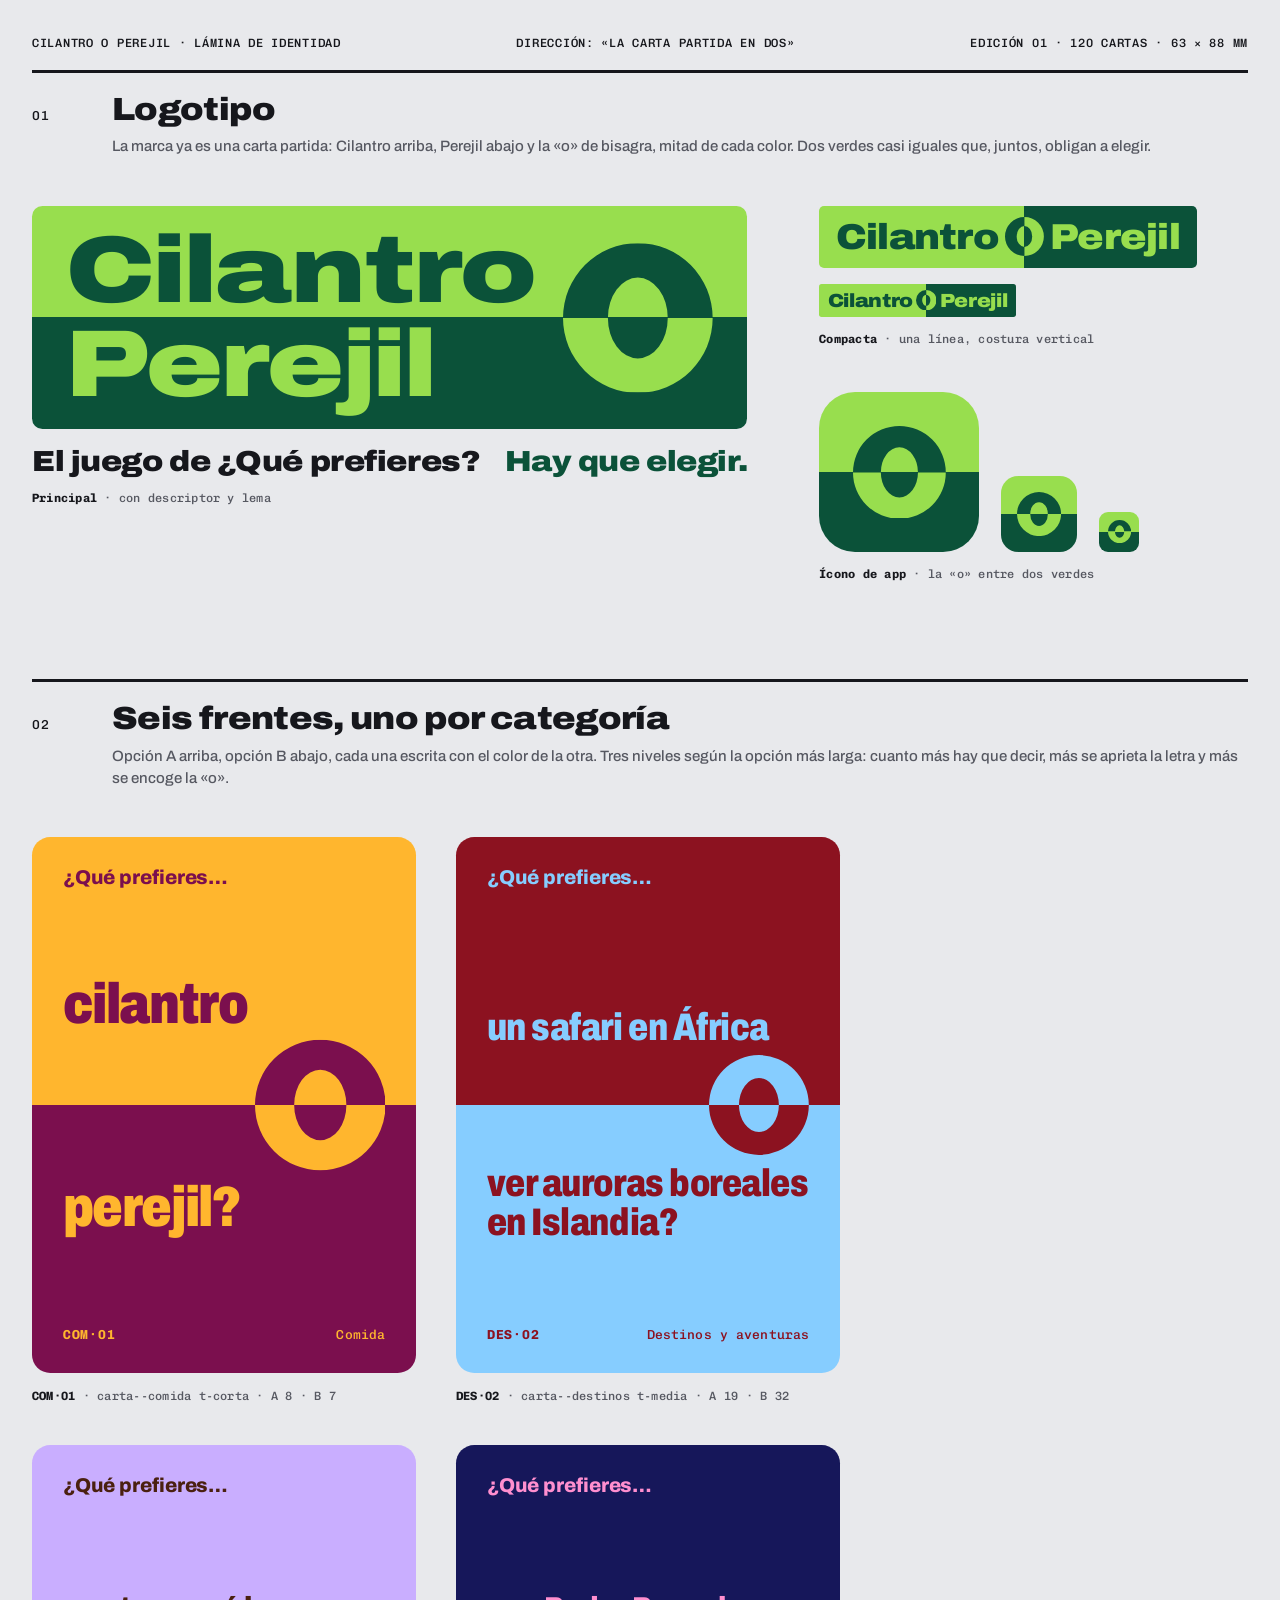
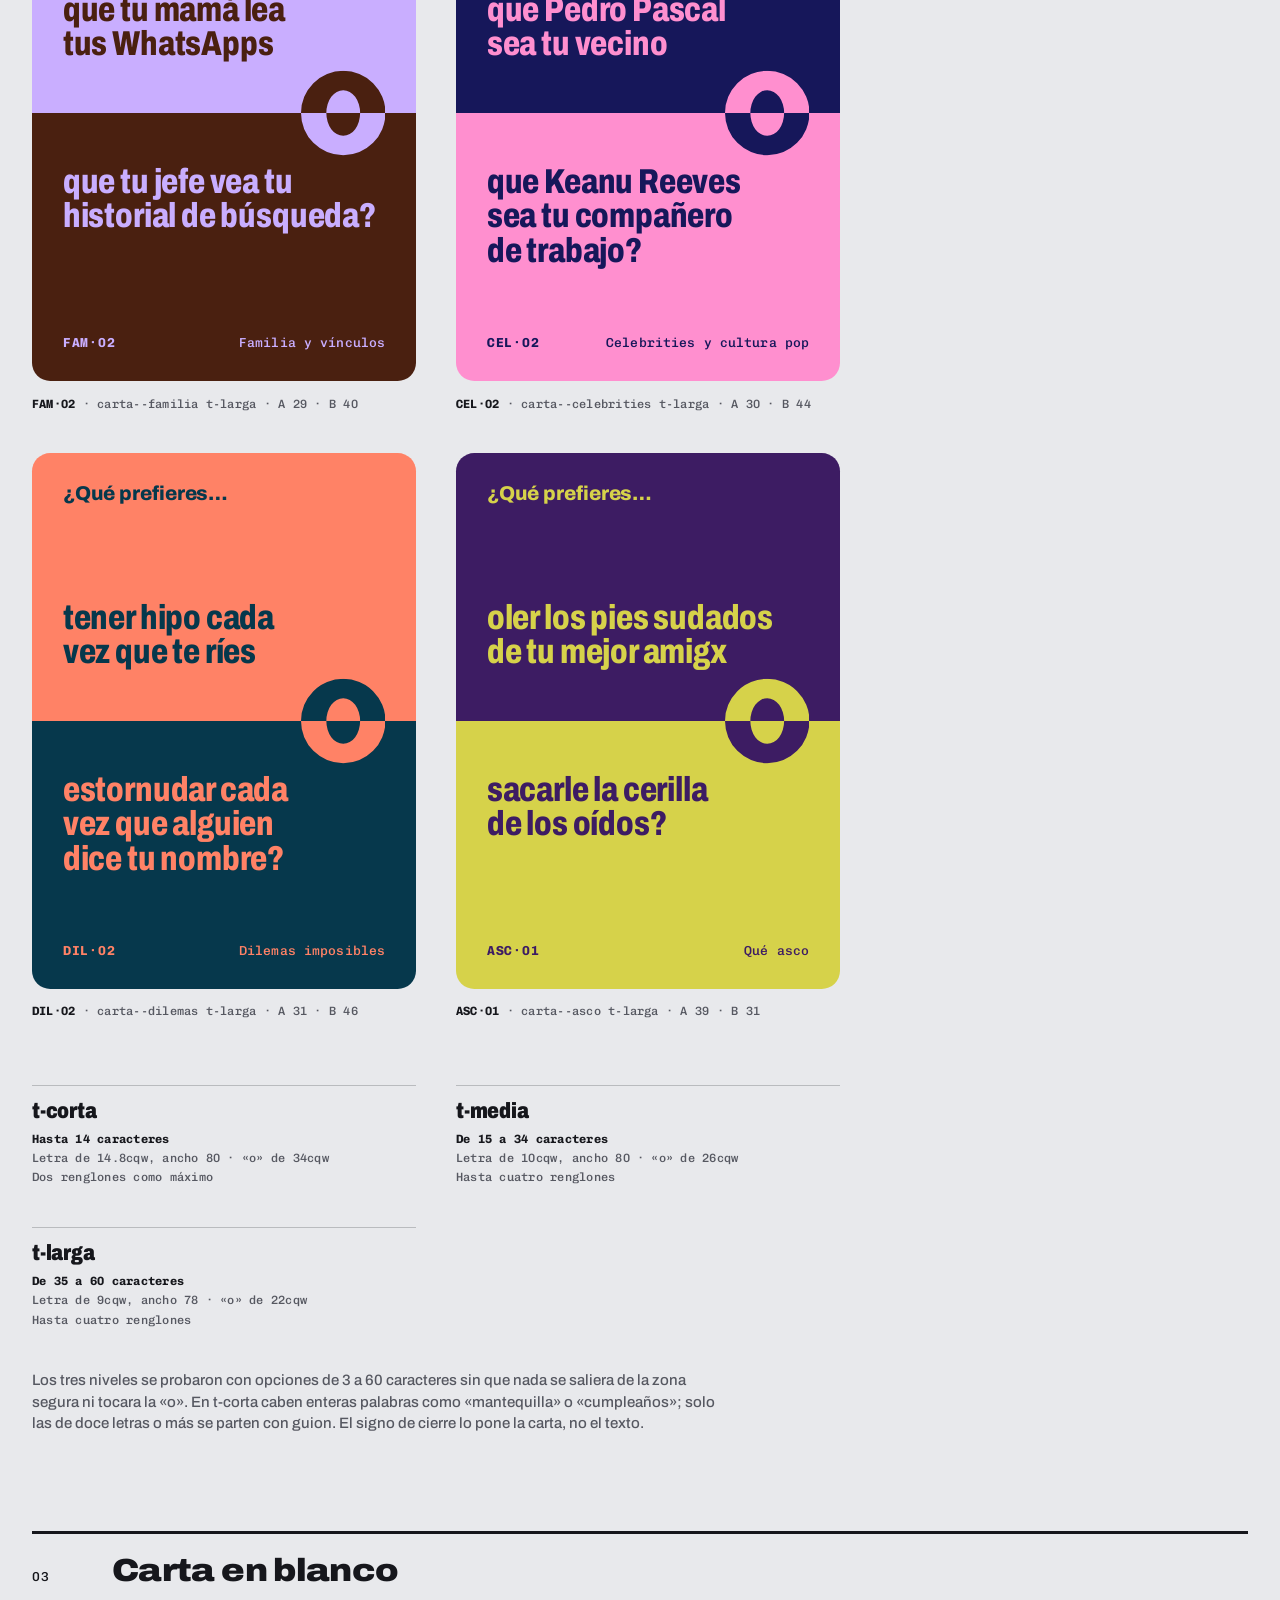
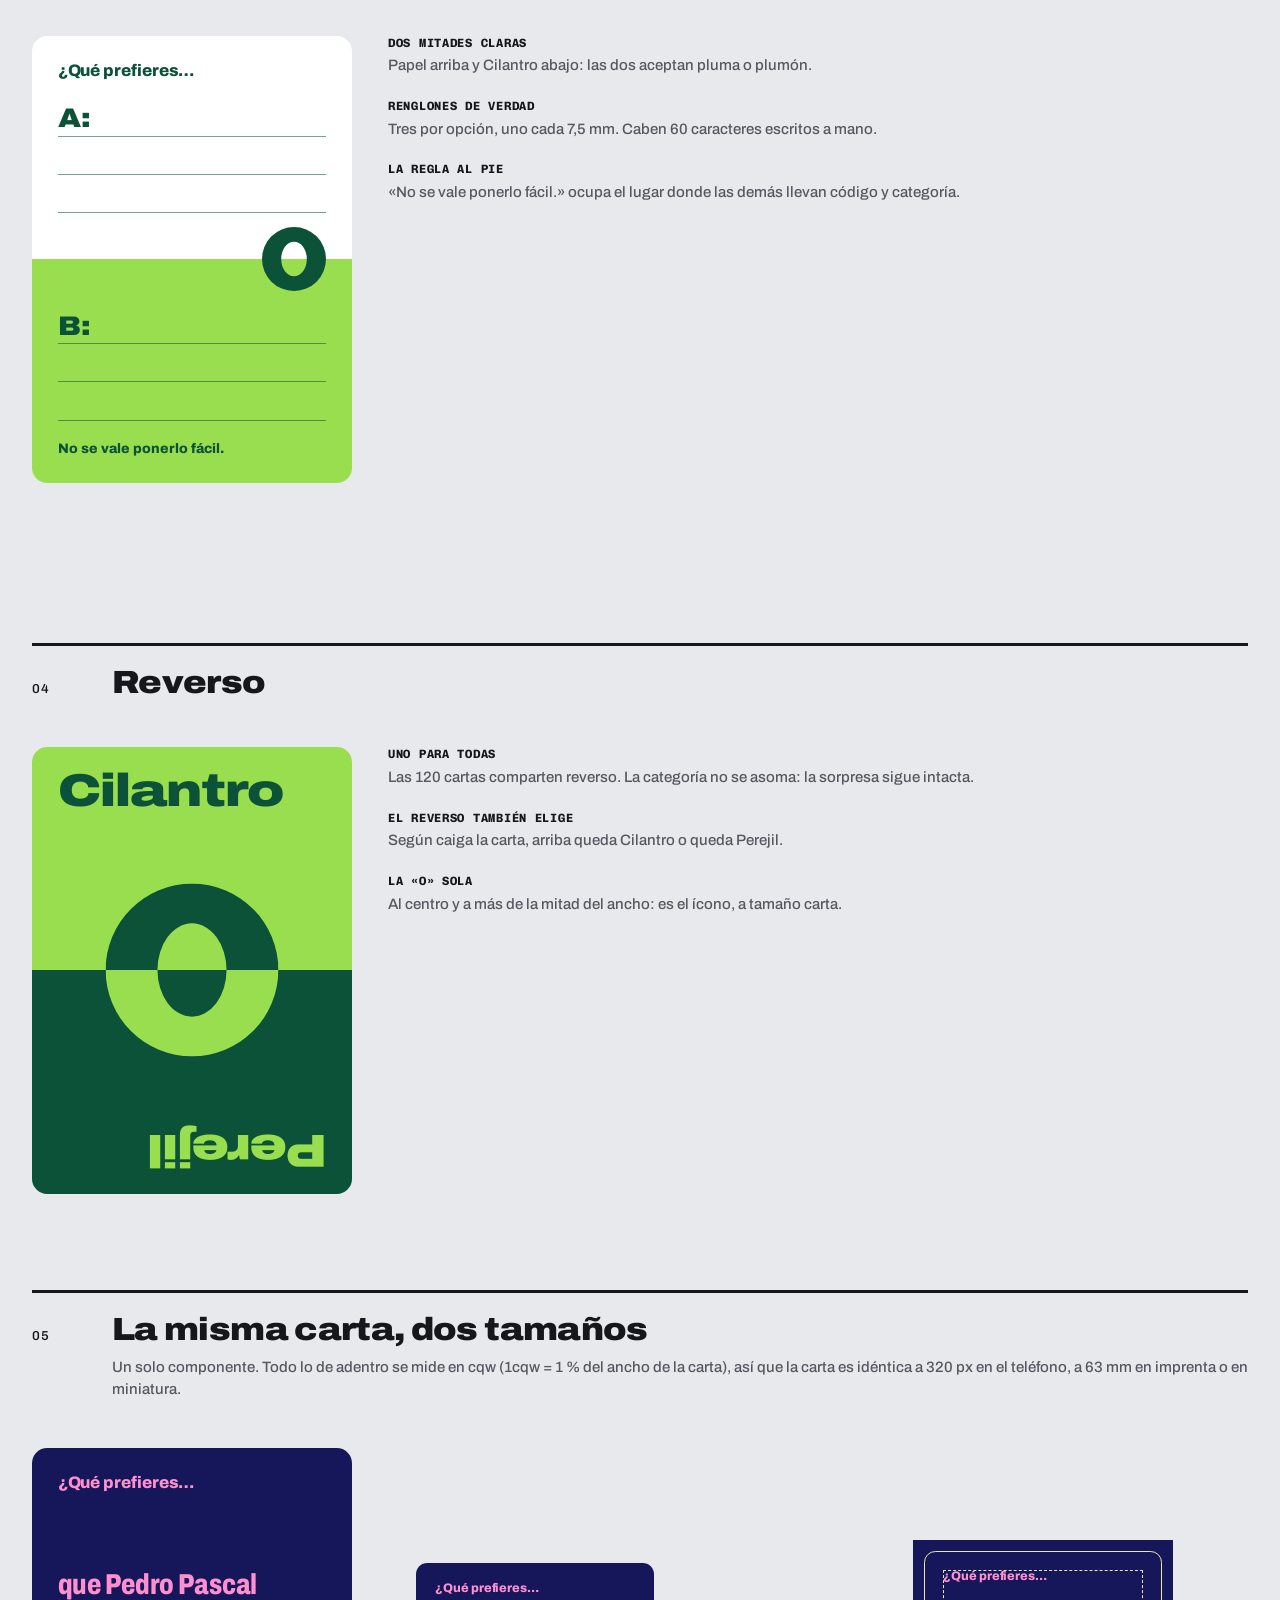
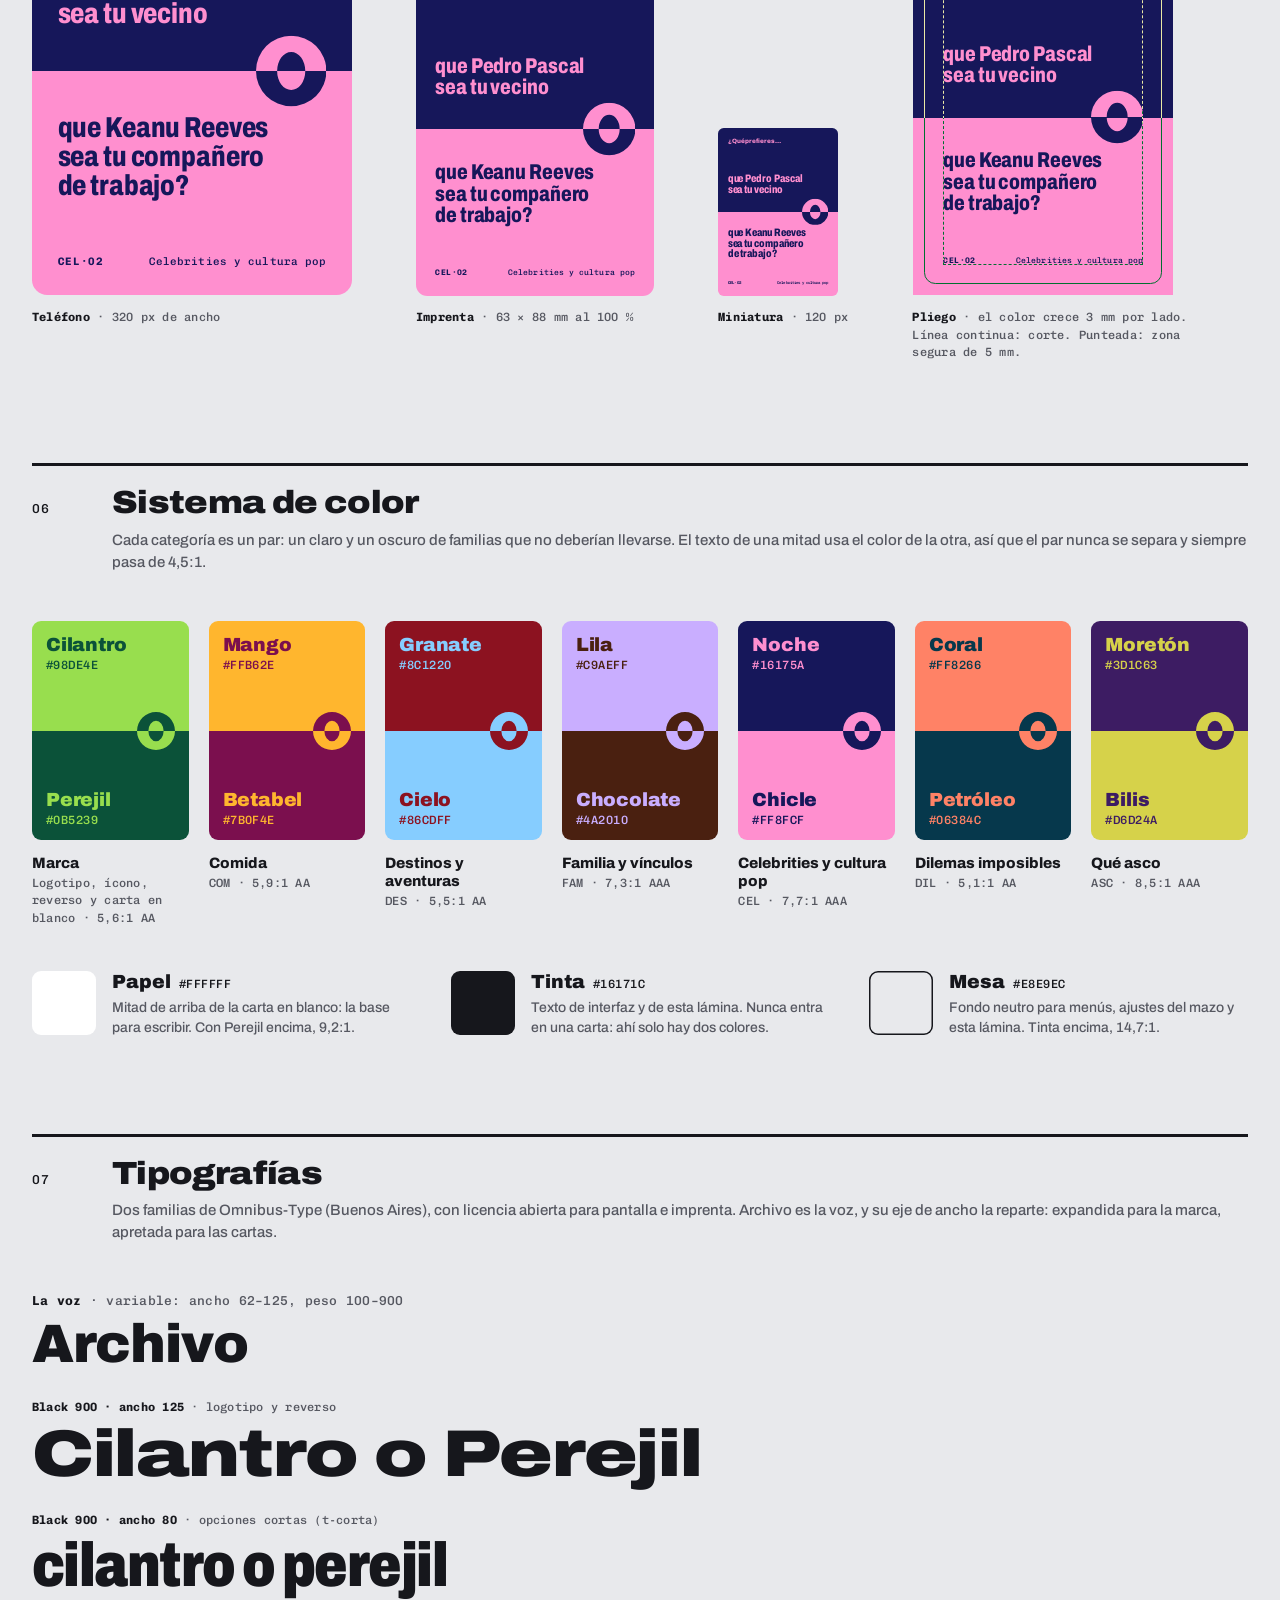
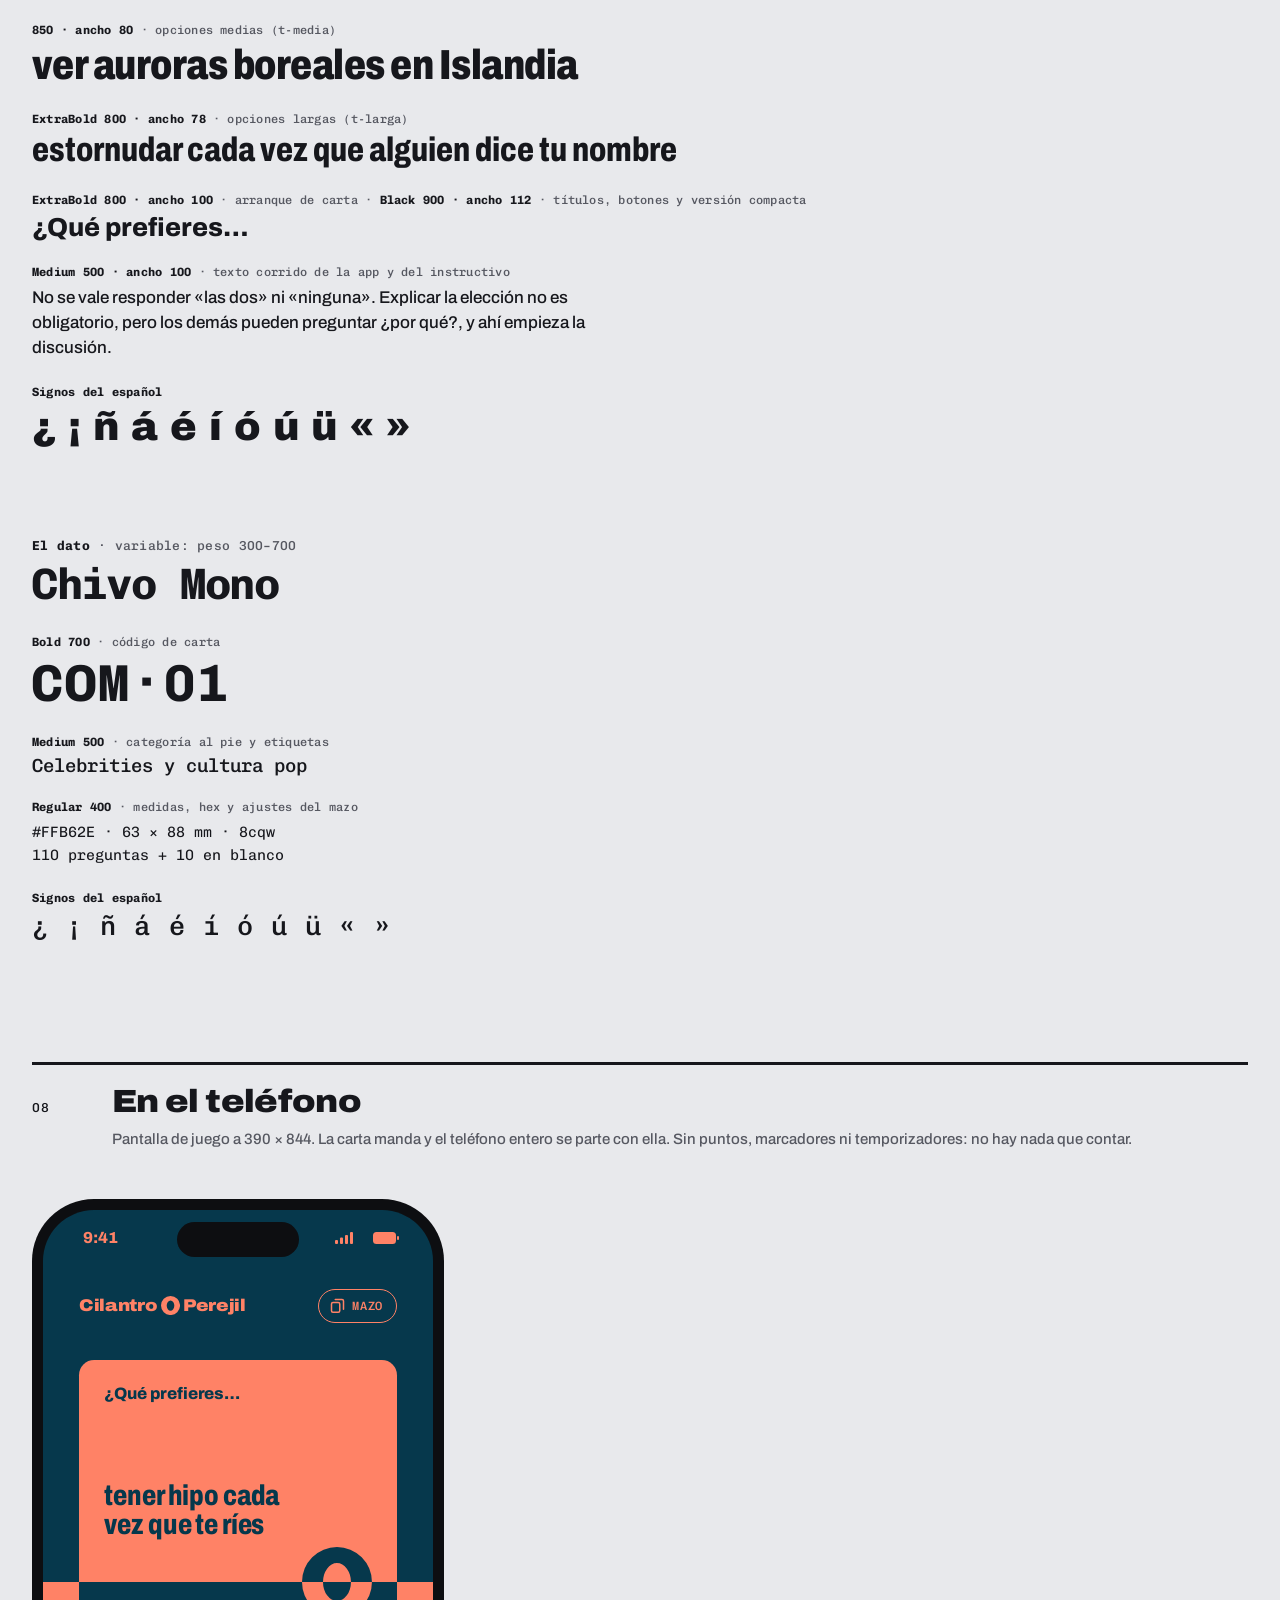
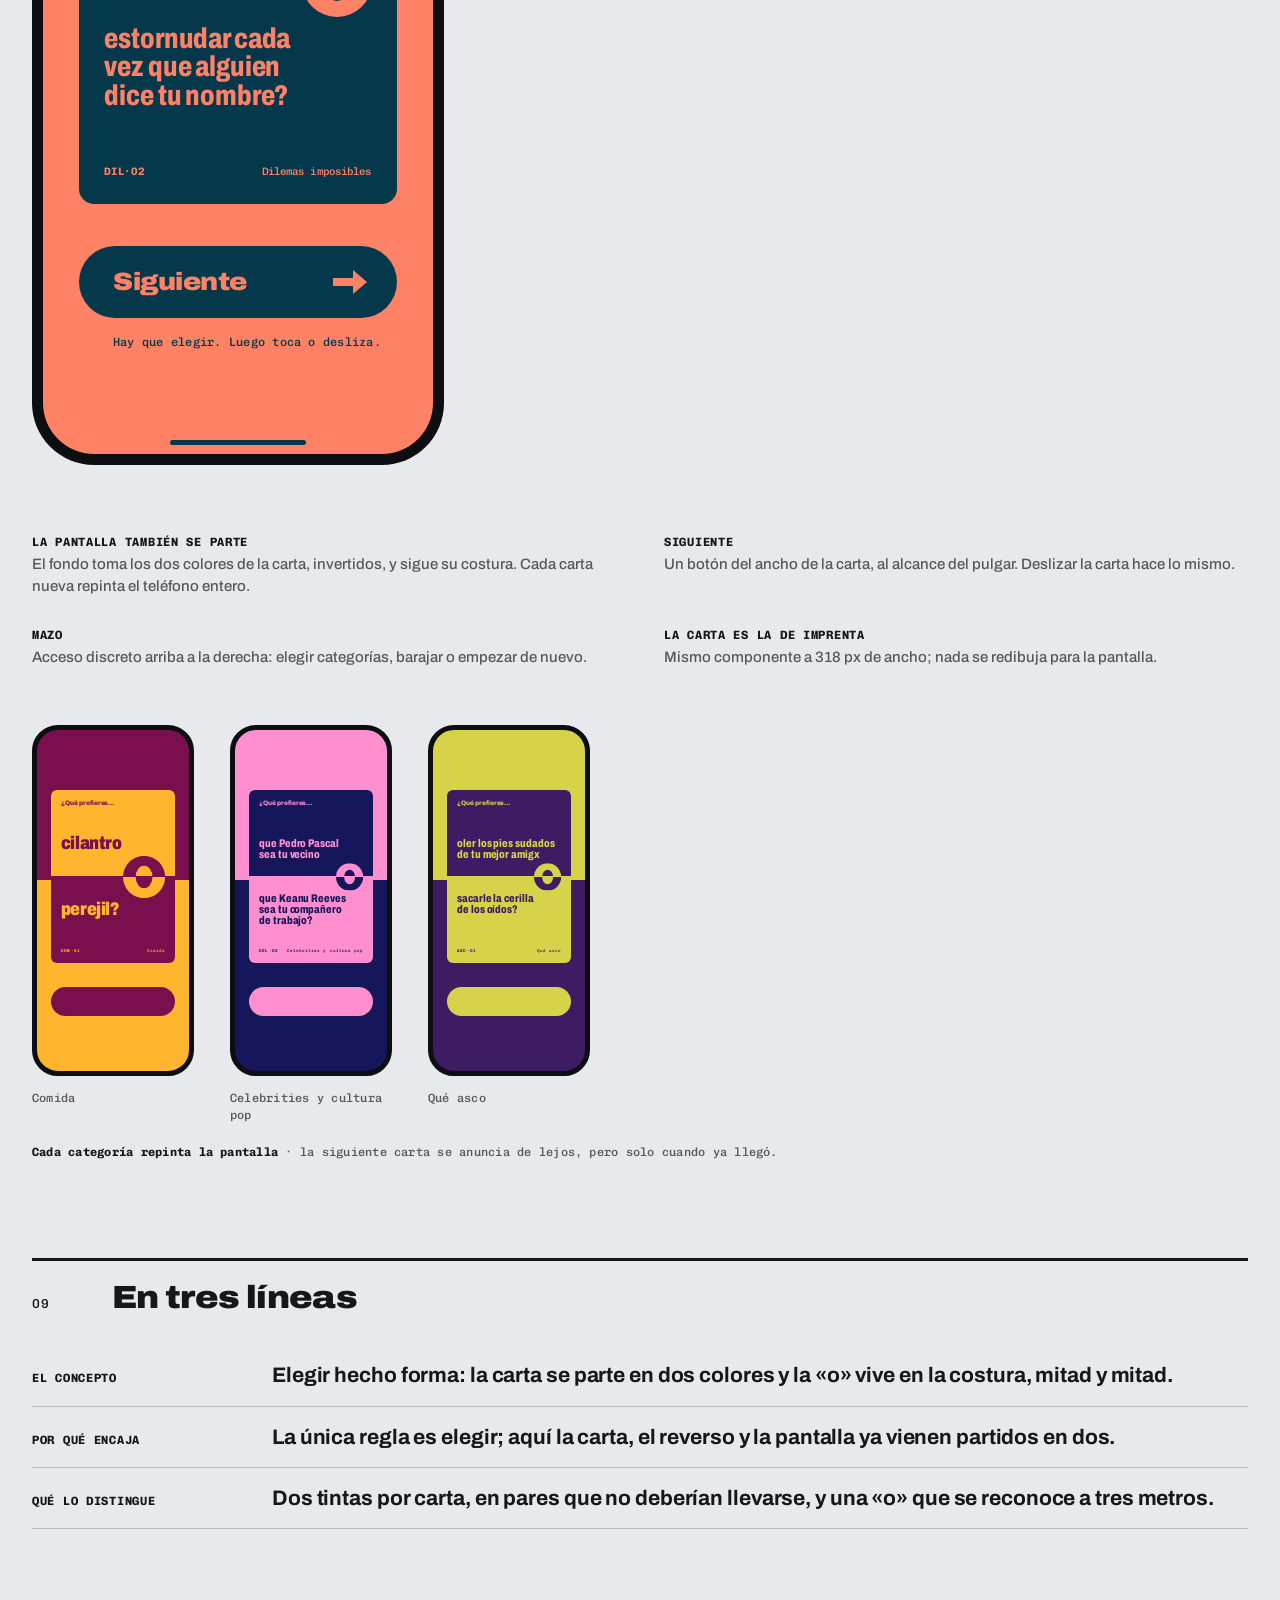
<file: diseno/exploracion/direccion-mitades.html>
<!doctype html>
<html lang="es">
<head>
<meta charset="utf-8">
<meta name="viewport" content="width=device-width, initial-scale=1">
<meta name="color-scheme" content="light">
<title>Cilantro o Perejil · Lámina de identidad · La carta partida en dos</title>
<link rel="preconnect" href="https://fonts.googleapis.com">
<link rel="preconnect" href="https://fonts.gstatic.com" crossorigin>
<link href="https://fonts.googleapis.com/css2?family=Archivo:wdth,wght@62..125,100..900&amp;family=Chivo+Mono:wght@300..700&amp;display=swap" rel="stylesheet">
<style>
/* ==========================================================================
   1. Fichas de diseño (colores y familias)
   ========================================================================== */
:root {
  /* Marca: dos verdes casi iguales que, juntos, obligan a elegir */
  --cilantro: #98DE4E;
  --perejil: #0B5239;
  /* Pares de categoría: un claro y un oscuro que no deberían llevarse */
  --mango: #FFB62E;
  --betabel: #7B0F4E;
  --granate: #8C1220;
  --cielo: #86CDFF;
  --lila: #C9AEFF;
  --chocolate: #4A2010;
  --noche: #16175A;
  --chicle: #FF8FCF;
  --coral: #FF8266;
  --petroleo: #06384C;
  --moreton: #3D1C63;
  --bilis: #D6D24A;
  /* Neutros */
  --papel: #FFFFFF;
  --tinta: #16171C;
  --mesa: #E8E9EC;
  --gris: #565861;
  /* Familias, siempre con pila de respaldo */
  --voz: "Archivo", "Arial Black", "Helvetica Neue", Helvetica, Arial, sans-serif;
  --dato: "Chivo Mono", ui-monospace, "SF Mono", Menlo, Consolas, monospace;
}

/* ==========================================================================
   2. Componente carta
   Proporción 63:88. Todo lo de adentro se mide en cqw (1cqw = 1 % del ancho
   de la carta; 1 mm = 1.5873cqw), así que se ve igual a 320 px o a 63 mm.
   --a es el color del campo de arriba y --b el del campo de abajo; el texto
   de cada campo usa el color del otro.
   ========================================================================== */
.carta {
  --a: var(--papel);
  --b: var(--tinta);
  --o: 22cqw;          /* diámetro de la «o» */
  --sangrado: 0cqw;    /* 4.762cqw = 3 mm con .carta--sangrado */
  container-type: inline-size;
  position: relative;
  display: block;
  width: 100%;
  aspect-ratio: 63 / 88;
  margin: 0;
}
.carta__cara {
  position: absolute;
  inset: calc(-1 * var(--sangrado));
  border-radius: 4.76cqw;   /* 3 mm */
  overflow: hidden;
  display: grid;
  grid-template-rows: 1fr 1fr;
  /* El fondo es una sola pintura partida a la mitad: sin marcos ni filetes,
     puede crecer como sangrado sin perder nada */
  background: linear-gradient(to bottom, var(--a) 50%, var(--b) 50%);
  font-family: var(--voz);
  font-synthesis: none;
  -webkit-font-smoothing: antialiased;
}
.carta__campo {
  min-width: 0;
  min-height: 0;
  display: flex;
  flex-direction: column;
  padding: calc(8cqw + var(--sangrado));   /* zona segura: 5 mm */
}
.carta__campo--a {
  color: var(--b);
  padding-bottom: calc(var(--o) / 2 + 2.4cqw);
}
.carta__campo--b {
  color: var(--a);
  padding-top: calc(var(--o) / 2 + 2.4cqw);
}
.carta__arranque {
  margin: 0;
  font-size: 5.2cqw;
  line-height: 1;
  font-weight: 800;
  font-stretch: 100%;
  letter-spacing: -0.005em;
  padding-bottom: 3cqw;   /* aire mínimo antes de la opción A */
}
.carta__opcion {
  margin: 0;
  font-weight: 900;
  text-wrap: balance;
  /* red de seguridad: solo una palabra larguísima que no cabe en su renglón
     se parte con guion (el límite de letras lo pone cada nivel) */
  hyphens: auto;
  overflow-wrap: break-word;
}
/* Las dos opciones se pegan a la bisagra: A cuelga hacia abajo, B arranca arriba */
.carta__campo--a .carta__opcion { margin-top: auto; }
/* El cierre de la pregunta es tipográfico: el dato de la opción queda limpio */
.carta__opcion--b::after { content: "?"; }

/* La «o»: bisagra sobre la costura, mitad de cada color */
.carta__o {
  position: absolute;
  top: 50%;
  right: calc(8cqw + var(--sangrado));
  width: var(--o);
  height: var(--o);
  margin: 0;
  transform: translateY(-50%);
}
.carta__o svg { display: block; width: 100%; height: 100%; }
.carta__o-arriba { fill: var(--b); }
.carta__o-abajo { fill: var(--a); }
.carta__o-texto {
  position: absolute;
  width: 1px;
  height: 1px;
  overflow: hidden;
  clip-path: inset(50%);
  white-space: nowrap;
}

.carta__pie {
  margin: auto 0 0;
  padding-top: 2.6cqw;    /* aire mínimo después de la opción B */
  padding-bottom: 0.4cqw; /* las descendentes tampoco pisan la zona segura */
  display: flex;
  justify-content: space-between;
  align-items: baseline;
  gap: 4cqw;
  font-family: var(--dato);
  font-size: 3.4cqw;
  line-height: 1;
  font-weight: 500;
  letter-spacing: 0.01em;
}
.carta__codigo { font-weight: 700; letter-spacing: 0.06em; white-space: nowrap; }
.carta__categoria { text-align: right; }

/* Tres niveles según la opción más larga de la carta.
   Cuanto más hay que decir, más se aprieta la letra y más se encoge la «o»,
   que nunca baja de un tercio del ancho útil. */
.t-corta { --o: 34cqw; }   /* hasta 14 caracteres */
.t-corta .carta__opcion {
  font-size: 14.8cqw;      /* dos renglones como máximo */
  line-height: 0.95;
  font-stretch: 80%;
  letter-spacing: -0.025em;
  hyphenate-limit-chars: 9 4 4;
}
.t-media { --o: 26cqw; }   /* de 15 a 34 caracteres */
.t-media .carta__opcion {
  font-size: 10cqw;        /* hasta cuatro renglones */
  line-height: 1;
  font-weight: 850;
  font-stretch: 80%;
  letter-spacing: -0.012em;
  hyphenate-limit-chars: 15 5 5;
}
.t-larga { --o: 22cqw; }   /* de 35 a 60 caracteres */
.t-larga .carta__opcion {
  font-size: 9cqw;         /* hasta cuatro renglones */
  line-height: 1;
  font-weight: 800;
  font-stretch: 78%;
  letter-spacing: -0.005em;
  hyphenate-limit-chars: 18 6 6;
}

/* Categorías: cada una es un par */
.carta--comida,      .tema-comida      { --a: var(--mango);   --b: var(--betabel); }
.carta--destinos,    .tema-destinos    { --a: var(--granate); --b: var(--cielo); }
.carta--familia,     .tema-familia     { --a: var(--lila);    --b: var(--chocolate); }
.carta--celebrities, .tema-celebrities { --a: var(--noche);   --b: var(--chicle); }
.carta--dilemas,     .tema-dilemas     { --a: var(--coral);   --b: var(--petroleo); }
.carta--asco,        .tema-asco        { --a: var(--moreton); --b: var(--bilis); }

/* Carta en blanco: dos mitades claras para escribir con pluma */
.carta--blanca { --a: var(--papel); --b: var(--cilantro); --o: 20cqw; }
.carta--blanca .carta__campo { color: var(--perejil); }
.carta--blanca .carta__campo--a { padding-bottom: calc(var(--o) / 2 + 4.4cqw); }
.carta--blanca .carta__campo--b { padding-top: calc(var(--o) / 2 + 4.4cqw); }
.carta--blanca .carta__o-arriba,
.carta--blanca .carta__o-abajo { fill: var(--perejil); }
.carta__renglones { display: grid; grid-auto-rows: 12cqw; }   /* renglón cada 7.5 mm */
.carta__campo--a .carta__renglones { margin-top: auto; }
.carta__renglon {
  display: flex;
  align-items: flex-end;
  border-bottom: 0.4cqw solid color-mix(in srgb, currentColor 55%, transparent);
}
.carta__letra {
  font-size: 8.4cqw;
  line-height: 1;
  font-weight: 900;
  font-stretch: 112%;
  padding-bottom: 1.1cqw;
}
.carta__pie--regla {
  font-family: var(--voz);
  font-size: 4.3cqw;
  font-weight: 800;
  letter-spacing: 0;
}

/* Reverso: igual para todas, no dice la categoría.
   Según cómo caiga la carta, arriba queda Cilantro o queda Perejil. */
.carta--reverso { --a: var(--cilantro); --b: var(--perejil); --o: 54cqw; }
.carta--reverso .carta__campo { padding: calc(8cqw + var(--sangrado)); }
.carta__marca {
  margin: -1.5cqw 0;
  font-size: 14.4cqw;
  line-height: 1;
  font-weight: 900;
  font-stretch: 125%;
  letter-spacing: -0.02em;
}
.carta--reverso .carta__campo--b .carta__marca {
  margin-top: auto;
  align-self: flex-end;
  transform: rotate(180deg);
}
.carta--reverso .carta__o { right: auto; left: 50%; transform: translate(-50%, -50%); }

/* Imprenta: el fondo crece 3 mm por lado y las esquinas quedan rectas para el corte */
.carta--sangrado { --sangrado: 4.762cqw; }
.carta--sangrado .carta__cara { border-radius: 0; }

/* ==========================================================================
   3. Lámina (solo esta página)
   ========================================================================== */
*, *::before, *::after { box-sizing: border-box; }
html { background: var(--mesa); }
body {
  margin: 0;
  color: var(--tinta);
  font-family: var(--voz);
  font-size: 16px;
  line-height: 1.45;
  font-synthesis: none;
  -webkit-font-smoothing: antialiased;
}
.lamina { width: min(1280px, 100% - 64px); margin: 0 auto; padding: 36px 0 110px; }
.oculto {
  position: absolute; width: 1px; height: 1px; overflow: hidden;
  clip-path: inset(50%); white-space: nowrap;
}
.o-arriba { fill: var(--b); }
.o-abajo { fill: var(--a); }
.marca { --a: var(--cilantro); --b: var(--perejil); }

.cabecera {
  display: flex; justify-content: space-between; gap: 24px; flex-wrap: wrap;
  font: 500 12px/1.3 var(--dato); letter-spacing: 0.06em; text-transform: uppercase;
}
.seccion { margin-top: 96px; padding-top: 20px; border-top: 3px solid var(--tinta); }
.seccion--primera { margin-top: 18px; }
.seccion__cab {
  display: grid; grid-template-columns: 56px minmax(0, 1fr) minmax(0, 470px);
  gap: 0 24px; align-items: baseline; margin-bottom: 48px;
}
.seccion__cab--corta { grid-template-columns: 56px minmax(0, 1fr); }
.seccion__num { font: 500 13px/1 var(--dato); letter-spacing: 0.06em; }
.seccion__titulo {
  margin: 0; font-size: 32px; line-height: 1.05; font-weight: 900;
  font-stretch: 112%; letter-spacing: -0.02em;
}
.seccion__nota { margin: 0; font-size: 15px; line-height: 1.45; font-weight: 500; color: var(--gris); }
.etiqueta {
  margin: 14px 0 0; font: 500 12px/1.45 var(--dato); letter-spacing: 0.02em; color: var(--gris);
}
.etiqueta b { font-weight: 700; color: var(--tinta); }

/* 01 Logotipo */
.logos { display: flex; gap: 72px; align-items: flex-start; flex-wrap: wrap; }
.logo {
  --f: 104px;
  display: inline-block; position: relative; margin: 0;
  padding: 0 2.24em 0 0.36em;
  border-radius: 0.11em;
  background: linear-gradient(to bottom, var(--a) 50%, var(--b) 50%);
  font: 900 var(--f) / 1 var(--voz); font-stretch: 125%; letter-spacing: -0.02em;
}
.logo__palabra { display: block; height: 1.18em; white-space: nowrap; }
.logo__palabra--a { padding-top: 0.195em; color: var(--b); }
.logo__palabra--b { padding-top: 0.005em; color: var(--a); }
.logo__o { position: absolute; right: 0.36em; top: 50%; width: 1.58em; height: 1.58em; transform: translateY(-50%); }
.logo__o svg { display: block; width: 100%; height: 100%; }
.logo-pie {
  display: flex; justify-content: space-between; align-items: baseline; gap: 24px;
  margin: 18px 0 0; font-size: 29px; line-height: 1; font-weight: 900; font-stretch: 112%;
  letter-spacing: -0.015em;
}
.logo-pie__lema { color: var(--perejil); }

.logos__lado { display: grid; gap: 44px; }
.logo-c {
  --f: 36px;
  display: inline-flex; position: relative; margin: 0; height: 1.72em;
  border-radius: 0.14em; overflow: hidden;
  font: 900 var(--f) / 1 var(--voz); font-stretch: 112%; letter-spacing: -0.02em;
}
.logo-c__a, .logo-c__b { display: block; padding-top: 0.37em; white-space: nowrap; }
.logo-c__a { background: var(--a); color: var(--b); padding-left: 0.46em; padding-right: 0.7em; }
.logo-c__b { background: var(--b); color: var(--a); padding-left: 0.72em; padding-right: 0.46em; }
.logo-c__o { position: relative; width: 0; z-index: 1; }
.logo-c__o svg { position: absolute; left: -0.54em; top: 50%; width: 1.08em; height: 1.08em; margin-top: -0.54em; }
.logo-c + .logo-c { margin-top: 16px; }
.compactas { display: grid; justify-items: start; }
.iconos { display: flex; align-items: flex-end; gap: 22px; }
.icono {
  --l: 160px;
  display: block; position: relative; width: var(--l); height: var(--l);
  border-radius: calc(var(--l) * 0.225);
  background: linear-gradient(to bottom, var(--a) 50%, var(--b) 50%);
}
.icono svg { position: absolute; left: 21%; top: 21%; width: 58%; height: 58%; }

/* 02 Frentes */
.frentes { display: grid; grid-template-columns: repeat(3, 384px); justify-content: space-between; gap: 52px 0; }
.frentes figure, .escala figure, .pares figure { margin: 0; }
.niveles { margin: 64px 0 0; display: grid; grid-template-columns: repeat(3, 384px); justify-content: space-between; gap: 28px 0; }
.niveles div { padding-top: 14px; border-top: 1px solid color-mix(in srgb, var(--tinta) 22%, transparent); }
.niveles dt { font-size: 22px; line-height: 1; font-weight: 900; font-stretch: 80%; letter-spacing: -0.01em; }
.niveles dd { margin: 8px 0 0; font: 500 12px/1.6 var(--dato); letter-spacing: 0.02em; color: var(--gris); }
.niveles dd b { font-weight: 700; color: var(--tinta); }
.niveles__nota { grid-column: 1 / -1; margin: 0; font-size: 15px; line-height: 1.45; font-weight: 500; color: var(--gris); max-width: 78ch; }

/* 03 y 04 */
.dupla { display: grid; grid-template-columns: minmax(0, 1fr) minmax(0, 1fr); gap: 0 64px; }
.pieza { display: grid; grid-template-columns: 320px minmax(0, 1fr); gap: 36px; align-items: start; }
.apuntes { margin: 0; padding: 0; list-style: none; display: grid; gap: 22px; }
.apuntes b {
  display: block; margin-bottom: 4px;
  font: 700 12px/1.3 var(--dato); letter-spacing: 0.06em; text-transform: uppercase;
}
.apuntes li { font-size: 15px; line-height: 1.45; font-weight: 500; color: var(--gris); }
.apuntes li b { color: var(--tinta); }

/* 05 Escala */
.escala { display: flex; align-items: stretch; gap: 64px; flex-wrap: wrap; }
.w-320 { width: 320px; }
.w-63mm { width: 63mm; }
.w-120 { width: 120px; }
.escala figure { display: flex; flex-direction: column; justify-content: flex-end; }
.escala figcaption { max-width: 300px; min-height: 58px; }
.pliego { position: relative; width: 63mm; margin: 3mm; }
.pliego__guia { position: absolute; pointer-events: none; mix-blend-mode: difference; }
.pliego__guia--corte { inset: 0; border: 1px solid #fff; border-radius: 3mm; }
.pliego__guia--segura { inset: 5mm; border: 1px dashed #fff; }

/* 06 Color */
.pares { display: grid; grid-template-columns: repeat(7, minmax(0, 1fr)); gap: 20px; }
.par__muestra {
  position: relative; aspect-ratio: 63 / 88; border-radius: 9px; overflow: hidden;
  display: grid; grid-template-rows: 1fr 1fr;
  background: linear-gradient(to bottom, var(--a) 50%, var(--b) 50%);
}
.par__color { margin: 0; padding: 14px; display: flex; flex-direction: column; gap: 5px; }
.par__color--a { color: var(--b); }
.par__color--b { color: var(--a); justify-content: flex-end; }
.par__color b { font-size: 19px; line-height: 1; font-weight: 900; letter-spacing: -0.01em; }
.par__color span { font: 500 12px/1 var(--dato); letter-spacing: 0.04em; }
.par__o { position: absolute; right: 14px; top: 50%; width: 38px; height: 38px; transform: translateY(-50%); }
.par figcaption b { display: block; font: 800 15px/1.2 var(--voz); letter-spacing: 0; color: var(--tinta); margin-bottom: 3px; }
.neutros { margin: 44px 0 0; padding: 0; list-style: none; display: grid; grid-template-columns: repeat(3, minmax(0, 1fr)); gap: 20px 40px; }
.neutros li { display: grid; grid-template-columns: 64px minmax(0, 1fr); gap: 4px 16px; align-items: start; }
.neutros__muestra { grid-row: span 2; width: 64px; height: 64px; border-radius: 9px; }
.neutros b { font-size: 19px; line-height: 1.1; font-weight: 900; }
.neutros code { font: 500 12px/1 var(--dato); letter-spacing: 0.04em; margin-left: 8px; }
.neutros span { font-size: 14px; line-height: 1.4; font-weight: 500; color: var(--gris); }

/* 07 Tipografías */
.tipos { display: grid; grid-template-columns: minmax(0, 1.75fr) minmax(0, 1fr); gap: 0 72px; }
.tipo__nombre { margin: 0 0 6px; font-size: 13px; }
.tipo__familia { margin: 0 0 30px; font-size: 54px; line-height: 1; font-weight: 900; letter-spacing: -0.02em; }
.muestra { margin: 0 0 26px; }
.muestra p { margin: 0; line-height: 1.02; white-space: nowrap; }
.muestra .etiqueta { margin: 0 0 8px; white-space: normal; }
.m-125 { font-size: 66px; font-weight: 900; font-stretch: 125%; letter-spacing: -0.02em; }
.m-c100 { font-size: 62px; font-weight: 900; font-stretch: 80%; letter-spacing: -0.025em; }
.m-92 { font-size: 42px; font-weight: 850; font-stretch: 80%; letter-spacing: -0.012em; }
.m-78 { font-size: 34px; font-weight: 800; font-stretch: 78%; }
.m-100 { font-size: 26px; font-weight: 800; }
.m-texto { font-size: 17px; font-weight: 500; line-height: 1.45 !important; white-space: normal !important; max-width: 60ch; }
.m-signos { font-size: 40px; font-weight: 900; letter-spacing: 0.06em; }
.tipo--dato .tipo__familia { font-family: var(--dato); font-weight: 700; font-size: 44px; letter-spacing: -0.03em; }
.tipo--dato .muestra p { font-family: var(--dato); }
.d-codigo { font-size: 52px; font-weight: 700; letter-spacing: 0.04em; }
.d-pie { font-size: 19px; font-weight: 500; }
.d-dato { font-size: 15px; font-weight: 400; line-height: 1.5 !important; white-space: normal !important; }
.d-signos { font-size: 27px; font-weight: 500; letter-spacing: 0.04em; }

/* 08 Teléfono */
.movil { display: grid; grid-template-columns: 412px minmax(0, 1fr); gap: 0 88px; align-items: start; }
.telefono {
  position: relative; width: 412px; height: 866px; border-radius: 62px;
  background: #0D0E11; padding: 11px;
}
.pantalla {
  --carta-x: 36px; --carta-y: 150px; --carta-w: 318px;
  --costura: calc(var(--carta-y) + var(--carta-w) * 88 / 126);
  position: relative; width: 390px; height: 844px; border-radius: 51px; overflow: hidden;
  /* El fondo toma los dos colores de la carta, invertidos, y sigue su costura */
  background: linear-gradient(to bottom, var(--b) var(--costura), var(--a) var(--costura));
  color: var(--a);
}
.pantalla__isla { position: absolute; top: 12px; left: 50%; width: 122px; height: 35px; margin-left: -61px; border-radius: 18px; background: #0D0E11; }
.pantalla__estado {
  position: absolute; top: 20px; left: 40px; right: 34px; display: flex; justify-content: space-between; align-items: center;
  font: 800 16px/1 var(--voz);
}
.pantalla__estado svg { display: block; height: 12px; width: auto; fill: currentColor; }
.pantalla__barra {
  position: absolute; top: 76px; left: var(--carta-x); right: var(--carta-x); height: 40px;
  display: flex; align-items: center; justify-content: space-between;
}
.marca-linea { font: 900 17px/1 var(--voz); font-stretch: 112%; letter-spacing: -0.02em; white-space: nowrap; }
.marca-linea .aro { display: inline-block; width: 1.12em; height: 1.12em; margin: 0 0.2em; vertical-align: -0.24em; fill: currentColor; }
.boton-mazo {
  display: inline-flex; align-items: center; gap: 7px; height: 34px; padding: 0 13px 0 11px;
  border: 1.5px solid currentColor; border-radius: 17px; background: none; color: inherit;
  font: 500 12px/1 var(--dato); letter-spacing: 0.06em; text-transform: uppercase;
}
.boton-mazo svg { width: 15px; height: 15px; }
.pantalla .carta { position: absolute; left: var(--carta-x); top: var(--carta-y); width: var(--carta-w); }
.boton-siguiente {
  position: absolute; left: var(--carta-x); right: var(--carta-x); top: 636px; height: 72px;
  display: flex; align-items: center; justify-content: space-between; padding: 0 30px 0 34px;
  border: 0; border-radius: 36px; background: var(--b); color: var(--a);
  font: 900 25px/1 var(--voz); font-stretch: 112%; letter-spacing: -0.02em;
}
.boton-siguiente svg { width: 34px; height: 24px; fill: currentColor; }
.pantalla__pista {
  position: absolute; left: calc(var(--carta-x) + 34px); right: var(--carta-x); top: 724px; margin: 0;
  font: 500 12px/1.4 var(--dato); letter-spacing: 0.02em; color: var(--b);
}
.pantalla__inicio { position: absolute; bottom: 9px; left: 50%; width: 136px; height: 5px; margin-left: -68px; border-radius: 3px; background: var(--b); }

.movil__lado { display: grid; gap: 56px; padding-top: 6px; }
.apuntes--dos { grid-template-columns: repeat(2, minmax(0, 1fr)); gap: 30px 48px; }
.minis { display: flex; gap: 36px; align-items: flex-start; }
.minis figure { margin: 0; width: 162px; }
.mini {
  position: relative; width: 162px; aspect-ratio: 390 / 844; border: 5px solid #0D0E11; border-radius: 26px; overflow: hidden;
  background: linear-gradient(to bottom, var(--b) 43.85%, var(--a) 43.85%);
}
.mini .carta { position: absolute; left: 9.23%; top: 17.77%; width: 81.54%; }
.mini__boton { position: absolute; left: 9.23%; right: 9.23%; top: 75.36%; height: 8.53%; border-radius: 99px; background: var(--b); }

/* 09 Tres líneas */
.lineas { margin: 0; display: grid; gap: 0; }
.lineas div { display: grid; grid-template-columns: 216px minmax(0, 1fr); gap: 0 24px; align-items: baseline; padding: 17px 0; border-bottom: 1px solid color-mix(in srgb, var(--tinta) 22%, transparent); }
.lineas div:first-child { padding-top: 0; }
.lineas dt { font: 700 12px/1.3 var(--dato); letter-spacing: 0.06em; text-transform: uppercase; }
.lineas dd { margin: 0; font-size: 21px; line-height: 1.25; font-weight: 700; letter-spacing: -0.005em; }

@media (max-width: 1340px) {
  .frentes, .niveles { grid-template-columns: repeat(auto-fill, minmax(280px, 384px)); justify-content: start; gap: 40px; }
  .dupla, .tipos, .movil { grid-template-columns: minmax(0, 1fr); gap: 64px 0; }
  .pares { grid-template-columns: repeat(auto-fill, minmax(150px, 1fr)); }
  .seccion__cab { grid-template-columns: 56px minmax(0, 1fr); }
  .seccion__nota { grid-column: 2; margin-top: 10px; }
  .logo { --f: clamp(48px, 7.4vw, 104px); }
}
</style>
</head>
<body>
<main class="lamina">

  <header class="cabecera">
    <span>Cilantro o Perejil · Lámina de identidad</span>
    <span>Dirección: «La carta partida en dos»</span>
    <span>Edición 01 · 120 cartas · 63 × 88 mm</span>
  </header>

  <section class="seccion seccion--primera" id="logotipo">
    <header class="seccion__cab">
      <span class="seccion__num">01</span>
      <h2 class="seccion__titulo">Logotipo</h2>
      <p class="seccion__nota">La marca ya es una carta partida: Cilantro arriba, Perejil abajo y la «o» de bisagra, mitad de cada color. Dos verdes casi iguales que, juntos, obligan a elegir.</p>
    </header>
    <div class="logos">
      <div class="logos__principal">
        <h1 class="logo marca">
          <span class="logo__palabra logo__palabra--a">Cilantro</span>
          <span class="logo__o"><span class="oculto">o</span><svg viewBox="0 0 100 100" aria-hidden="true" focusable="false"><path class="o-arriba" d="M0 50a50 50 0 0 1 100 0H70a20 27 0 0 0-40 0z"/><path class="o-abajo" d="M0 50a50 50 0 0 0 100 0H70a20 27 0 0 1-40 0z"/></svg></span>
          <span class="logo__palabra logo__palabra--b">Perejil</span>
        </h1>
        <p class="logo-pie"><span class="logo-pie__descriptor">El juego de ¿Qué prefieres?</span><span class="logo-pie__lema">Hay que elegir.</span></p>
        <p class="etiqueta"><b>Principal</b> · con descriptor y lema</p>
      </div>
      <div class="logos__lado">
        <div class="compactas">
          <p class="logo-c marca"><span class="logo-c__a">Cilantro</span><span class="logo-c__o"><span class="oculto">o</span><svg viewBox="0 0 100 100" aria-hidden="true" focusable="false"><path class="o-arriba" d="M50 0a50 50 0 0 0 0 100V77a20 27 0 0 1 0-54z"/><path class="o-abajo" d="M50 0a50 50 0 0 1 0 100V77a20 27 0 0 0 0-54z"/></svg></span><span class="logo-c__b">Perejil</span></p>
          <p class="logo-c marca" style="--f:19px"><span class="logo-c__a">Cilantro</span><span class="logo-c__o"><span class="oculto">o</span><svg viewBox="0 0 100 100" aria-hidden="true" focusable="false"><path class="o-arriba" d="M50 0a50 50 0 0 0 0 100V77a20 27 0 0 1 0-54z"/><path class="o-abajo" d="M50 0a50 50 0 0 1 0 100V77a20 27 0 0 0 0-54z"/></svg></span><span class="logo-c__b">Perejil</span></p>
          <p class="etiqueta"><b>Compacta</b> · una línea, costura vertical</p>
        </div>
        <div>
          <div class="iconos">
            <span class="icono marca" role="img" aria-label="Ícono de app"><svg viewBox="0 0 100 100" aria-hidden="true" focusable="false"><path class="o-arriba" d="M0 50a50 50 0 0 1 100 0H70a20 27 0 0 0-40 0z"/><path class="o-abajo" d="M0 50a50 50 0 0 0 100 0H70a20 27 0 0 1-40 0z"/></svg></span>
            <span class="icono marca" style="--l:76px" aria-hidden="true"><svg viewBox="0 0 100 100" aria-hidden="true" focusable="false"><path class="o-arriba" d="M0 50a50 50 0 0 1 100 0H70a20 27 0 0 0-40 0z"/><path class="o-abajo" d="M0 50a50 50 0 0 0 100 0H70a20 27 0 0 1-40 0z"/></svg></span>
            <span class="icono marca" style="--l:40px" aria-hidden="true"><svg viewBox="0 0 100 100" aria-hidden="true" focusable="false"><path class="o-arriba" d="M0 50a50 50 0 0 1 100 0H70a20 27 0 0 0-40 0z"/><path class="o-abajo" d="M0 50a50 50 0 0 0 100 0H70a20 27 0 0 1-40 0z"/></svg></span>
          </div>
          <p class="etiqueta"><b>Ícono de app</b> · la «o» entre dos verdes</p>
        </div>
      </div>
    </div>
  </section>

  <section class="seccion" id="frentes">
    <header class="seccion__cab">
      <span class="seccion__num">02</span>
      <h2 class="seccion__titulo">Seis frentes, uno por categoría</h2>
      <p class="seccion__nota">Opción A arriba, opción B abajo, cada una escrita con el color de la otra. Tres niveles según la opción más larga: cuanto más hay que decir, más se aprieta la letra y más se encoge la «o».</p>
    </header>
    <div class="frentes">
      <figure>
        <article class="carta carta--comida t-corta">
          <div class="carta__cara">
            <div class="carta__campo carta__campo--a">
              <p class="carta__arranque">¿Qué prefieres…</p>
              <p class="carta__opcion carta__opcion--a">cilantro</p>
            </div>
            <p class="carta__o"><span class="carta__o-texto">o</span><svg viewBox="0 0 100 100" aria-hidden="true" focusable="false"><path class="carta__o-arriba" d="M0 50a50 50 0 0 1 100 0H70a20 27 0 0 0-40 0z"/><path class="carta__o-abajo" d="M0 50a50 50 0 0 0 100 0H70a20 27 0 0 1-40 0z"/></svg></p>
            <div class="carta__campo carta__campo--b">
              <p class="carta__opcion carta__opcion--b">perejil</p>
              <p class="carta__pie"><span class="carta__codigo">COM·01</span><span class="carta__categoria">Comida</span></p>
            </div>
          </div>
        </article>
        <figcaption class="etiqueta"><b>COM·01</b> · carta--comida t-corta · A 8 · B 7</figcaption>
      </figure>
      <figure>
        <article class="carta carta--destinos t-media">
          <div class="carta__cara">
            <div class="carta__campo carta__campo--a">
              <p class="carta__arranque">¿Qué prefieres…</p>
              <p class="carta__opcion carta__opcion--a">un safari en África</p>
            </div>
            <p class="carta__o"><span class="carta__o-texto">o</span><svg viewBox="0 0 100 100" aria-hidden="true" focusable="false"><path class="carta__o-arriba" d="M0 50a50 50 0 0 1 100 0H70a20 27 0 0 0-40 0z"/><path class="carta__o-abajo" d="M0 50a50 50 0 0 0 100 0H70a20 27 0 0 1-40 0z"/></svg></p>
            <div class="carta__campo carta__campo--b">
              <p class="carta__opcion carta__opcion--b">ver auroras boreales en Islandia</p>
              <p class="carta__pie"><span class="carta__codigo">DES·02</span><span class="carta__categoria">Destinos y aventuras</span></p>
            </div>
          </div>
        </article>
        <figcaption class="etiqueta"><b>DES·02</b> · carta--destinos t-media · A 19 · B 32</figcaption>
      </figure>
      <figure>
        <article class="carta carta--familia t-larga">
          <div class="carta__cara">
            <div class="carta__campo carta__campo--a">
              <p class="carta__arranque">¿Qué prefieres…</p>
              <p class="carta__opcion carta__opcion--a">que tu mamá lea tus WhatsApps</p>
            </div>
            <p class="carta__o"><span class="carta__o-texto">o</span><svg viewBox="0 0 100 100" aria-hidden="true" focusable="false"><path class="carta__o-arriba" d="M0 50a50 50 0 0 1 100 0H70a20 27 0 0 0-40 0z"/><path class="carta__o-abajo" d="M0 50a50 50 0 0 0 100 0H70a20 27 0 0 1-40 0z"/></svg></p>
            <div class="carta__campo carta__campo--b">
              <p class="carta__opcion carta__opcion--b">que tu jefe vea tu historial de búsqueda</p>
              <p class="carta__pie"><span class="carta__codigo">FAM·02</span><span class="carta__categoria">Familia y vínculos</span></p>
            </div>
          </div>
        </article>
        <figcaption class="etiqueta"><b>FAM·02</b> · carta--familia t-larga · A 29 · B 40</figcaption>
      </figure>
      <figure>
        <article class="carta carta--celebrities t-larga">
          <div class="carta__cara">
            <div class="carta__campo carta__campo--a">
              <p class="carta__arranque">¿Qué prefieres…</p>
              <p class="carta__opcion carta__opcion--a">que Pedro Pascal sea tu vecino</p>
            </div>
            <p class="carta__o"><span class="carta__o-texto">o</span><svg viewBox="0 0 100 100" aria-hidden="true" focusable="false"><path class="carta__o-arriba" d="M0 50a50 50 0 0 1 100 0H70a20 27 0 0 0-40 0z"/><path class="carta__o-abajo" d="M0 50a50 50 0 0 0 100 0H70a20 27 0 0 1-40 0z"/></svg></p>
            <div class="carta__campo carta__campo--b">
              <p class="carta__opcion carta__opcion--b">que Keanu Reeves sea tu compañero de trabajo</p>
              <p class="carta__pie"><span class="carta__codigo">CEL·02</span><span class="carta__categoria">Celebrities y cultura pop</span></p>
            </div>
          </div>
        </article>
        <figcaption class="etiqueta"><b>CEL·02</b> · carta--celebrities t-larga · A 30 · B 44</figcaption>
      </figure>
      <figure>
        <article class="carta carta--dilemas t-larga">
          <div class="carta__cara">
            <div class="carta__campo carta__campo--a">
              <p class="carta__arranque">¿Qué prefieres…</p>
              <p class="carta__opcion carta__opcion--a">tener hipo cada vez que te ríes</p>
            </div>
            <p class="carta__o"><span class="carta__o-texto">o</span><svg viewBox="0 0 100 100" aria-hidden="true" focusable="false"><path class="carta__o-arriba" d="M0 50a50 50 0 0 1 100 0H70a20 27 0 0 0-40 0z"/><path class="carta__o-abajo" d="M0 50a50 50 0 0 0 100 0H70a20 27 0 0 1-40 0z"/></svg></p>
            <div class="carta__campo carta__campo--b">
              <p class="carta__opcion carta__opcion--b">estornudar cada vez que alguien dice tu nombre</p>
              <p class="carta__pie"><span class="carta__codigo">DIL·02</span><span class="carta__categoria">Dilemas imposibles</span></p>
            </div>
          </div>
        </article>
        <figcaption class="etiqueta"><b>DIL·02</b> · carta--dilemas t-larga · A 31 · B 46</figcaption>
      </figure>
      <figure>
        <article class="carta carta--asco t-larga">
          <div class="carta__cara">
            <div class="carta__campo carta__campo--a">
              <p class="carta__arranque">¿Qué prefieres…</p>
              <p class="carta__opcion carta__opcion--a">oler los pies sudados de tu mejor amigx</p>
            </div>
            <p class="carta__o"><span class="carta__o-texto">o</span><svg viewBox="0 0 100 100" aria-hidden="true" focusable="false"><path class="carta__o-arriba" d="M0 50a50 50 0 0 1 100 0H70a20 27 0 0 0-40 0z"/><path class="carta__o-abajo" d="M0 50a50 50 0 0 0 100 0H70a20 27 0 0 1-40 0z"/></svg></p>
            <div class="carta__campo carta__campo--b">
              <p class="carta__opcion carta__opcion--b">sacarle la cerilla de los oídos</p>
              <p class="carta__pie"><span class="carta__codigo">ASC·01</span><span class="carta__categoria">Qué asco</span></p>
            </div>
          </div>
        </article>
        <figcaption class="etiqueta"><b>ASC·01</b> · carta--asco t-larga · A 39 · B 31</figcaption>
      </figure>
    </div>
    <dl class="niveles">
      <div><dt>t-corta</dt><dd><b>Hasta 14 caracteres</b><br>Letra de 14.8cqw, ancho 80 · «o» de 34cqw<br>Dos renglones como máximo</dd></div>
      <div><dt>t-media</dt><dd><b>De 15 a 34 caracteres</b><br>Letra de 10cqw, ancho 80 · «o» de 26cqw<br>Hasta cuatro renglones</dd></div>
      <div><dt>t-larga</dt><dd><b>De 35 a 60 caracteres</b><br>Letra de 9cqw, ancho 78 · «o» de 22cqw<br>Hasta cuatro renglones</dd></div>
      <p class="niveles__nota">Los tres niveles se probaron con opciones de 3 a 60 caracteres sin que nada se saliera de la zona segura ni tocara la «o». En t-corta caben enteras palabras como «mantequilla» o «cumpleaños»; solo las de doce letras o más se parten con guion. El signo de cierre lo pone la carta, no el texto.</p>
    </dl>
  </section>

  <div class="dupla">
    <section class="seccion" id="blanca">
      <header class="seccion__cab seccion__cab--corta">
        <span class="seccion__num">03</span>
        <h2 class="seccion__titulo">Carta en blanco</h2>
      </header>
      <div class="pieza">
        <article class="carta carta--blanca">
          <div class="carta__cara">
            <div class="carta__campo carta__campo--a">
              <p class="carta__arranque">¿Qué prefieres…</p>
              <div class="carta__renglones">
                <span class="carta__renglon"><b class="carta__letra">A:</b></span>
                <span class="carta__renglon"></span>
                <span class="carta__renglon"></span>
              </div>
            </div>
            <p class="carta__o"><span class="carta__o-texto">o</span><svg viewBox="0 0 100 100" aria-hidden="true" focusable="false"><path class="carta__o-arriba" d="M0 50a50 50 0 0 1 100 0H70a20 27 0 0 0-40 0z"/><path class="carta__o-abajo" d="M0 50a50 50 0 0 0 100 0H70a20 27 0 0 1-40 0z"/></svg></p>
            <div class="carta__campo carta__campo--b">
              <div class="carta__renglones">
                <span class="carta__renglon"><b class="carta__letra">B:</b></span>
                <span class="carta__renglon"></span>
                <span class="carta__renglon"></span>
              </div>
              <p class="carta__pie carta__pie--regla">No se vale ponerlo fácil.</p>
            </div>
          </div>
        </article>
        <ul class="apuntes">
          <li><b>Dos mitades claras</b>Papel arriba y Cilantro abajo: las dos aceptan pluma o plumón.</li>
          <li><b>Renglones de verdad</b>Tres por opción, uno cada 7,5 mm. Caben 60 caracteres escritos a mano.</li>
          <li><b>La regla al pie</b>«No se vale ponerlo fácil.» ocupa el lugar donde las demás llevan código y categoría.</li>
        </ul>
      </div>
    </section>
    <section class="seccion" id="reverso">
      <header class="seccion__cab seccion__cab--corta">
        <span class="seccion__num">04</span>
        <h2 class="seccion__titulo">Reverso</h2>
      </header>
      <div class="pieza">
        <article class="carta carta--reverso" aria-label="Reverso: Cilantro o Perejil">
          <div class="carta__cara">
            <div class="carta__campo carta__campo--a"><p class="carta__marca">Cilantro</p></div>
            <p class="carta__o"><span class="carta__o-texto">o</span><svg viewBox="0 0 100 100" aria-hidden="true" focusable="false"><path class="carta__o-arriba" d="M0 50a50 50 0 0 1 100 0H70a20 27 0 0 0-40 0z"/><path class="carta__o-abajo" d="M0 50a50 50 0 0 0 100 0H70a20 27 0 0 1-40 0z"/></svg></p>
            <div class="carta__campo carta__campo--b"><p class="carta__marca">Perejil</p></div>
          </div>
        </article>
        <ul class="apuntes">
          <li><b>Uno para todas</b>Las 120 cartas comparten reverso. La categoría no se asoma: la sorpresa sigue intacta.</li>
          <li><b>El reverso también elige</b>Según caiga la carta, arriba queda Cilantro o queda Perejil.</li>
          <li><b>La «o» sola</b>Al centro y a más de la mitad del ancho: es el ícono, a tamaño carta.</li>
        </ul>
      </div>
    </section>
  </div>

  <section class="seccion" id="escala">
    <header class="seccion__cab">
      <span class="seccion__num">05</span>
      <h2 class="seccion__titulo">La misma carta, dos tamaños</h2>
      <p class="seccion__nota">Un solo componente. Todo lo de adentro se mide en cqw (1cqw = 1 % del ancho de la carta), así que la carta es idéntica a 320 px en el teléfono, a 63 mm en imprenta o en miniatura.</p>
    </header>
    <div class="escala">
      <figure>
        <div class="w-320">
          <article class="carta carta--celebrities t-larga">
            <div class="carta__cara">
              <div class="carta__campo carta__campo--a">
                <p class="carta__arranque">¿Qué prefieres…</p>
                <p class="carta__opcion carta__opcion--a">que Pedro Pascal sea tu vecino</p>
              </div>
              <p class="carta__o"><span class="carta__o-texto">o</span><svg viewBox="0 0 100 100" aria-hidden="true" focusable="false"><path class="carta__o-arriba" d="M0 50a50 50 0 0 1 100 0H70a20 27 0 0 0-40 0z"/><path class="carta__o-abajo" d="M0 50a50 50 0 0 0 100 0H70a20 27 0 0 1-40 0z"/></svg></p>
              <div class="carta__campo carta__campo--b">
                <p class="carta__opcion carta__opcion--b">que Keanu Reeves sea tu compañero de trabajo</p>
                <p class="carta__pie"><span class="carta__codigo">CEL·02</span><span class="carta__categoria">Celebrities y cultura pop</span></p>
              </div>
            </div>
          </article>
        </div>
        <figcaption class="etiqueta"><b>Teléfono</b> · 320 px de ancho</figcaption>
      </figure>
      <figure>
        <div class="w-63mm">
          <article class="carta carta--celebrities t-larga">
            <div class="carta__cara">
              <div class="carta__campo carta__campo--a">
                <p class="carta__arranque">¿Qué prefieres…</p>
                <p class="carta__opcion carta__opcion--a">que Pedro Pascal sea tu vecino</p>
              </div>
              <p class="carta__o"><span class="carta__o-texto">o</span><svg viewBox="0 0 100 100" aria-hidden="true" focusable="false"><path class="carta__o-arriba" d="M0 50a50 50 0 0 1 100 0H70a20 27 0 0 0-40 0z"/><path class="carta__o-abajo" d="M0 50a50 50 0 0 0 100 0H70a20 27 0 0 1-40 0z"/></svg></p>
              <div class="carta__campo carta__campo--b">
                <p class="carta__opcion carta__opcion--b">que Keanu Reeves sea tu compañero de trabajo</p>
                <p class="carta__pie"><span class="carta__codigo">CEL·02</span><span class="carta__categoria">Celebrities y cultura pop</span></p>
              </div>
            </div>
          </article>
        </div>
        <figcaption class="etiqueta"><b>Imprenta</b> · 63 × 88 mm al 100 %</figcaption>
      </figure>
      <figure>
        <div class="w-120">
          <article class="carta carta--celebrities t-larga">
            <div class="carta__cara">
              <div class="carta__campo carta__campo--a">
                <p class="carta__arranque">¿Qué prefieres…</p>
                <p class="carta__opcion carta__opcion--a">que Pedro Pascal sea tu vecino</p>
              </div>
              <p class="carta__o"><span class="carta__o-texto">o</span><svg viewBox="0 0 100 100" aria-hidden="true" focusable="false"><path class="carta__o-arriba" d="M0 50a50 50 0 0 1 100 0H70a20 27 0 0 0-40 0z"/><path class="carta__o-abajo" d="M0 50a50 50 0 0 0 100 0H70a20 27 0 0 1-40 0z"/></svg></p>
              <div class="carta__campo carta__campo--b">
                <p class="carta__opcion carta__opcion--b">que Keanu Reeves sea tu compañero de trabajo</p>
                <p class="carta__pie"><span class="carta__codigo">CEL·02</span><span class="carta__categoria">Celebrities y cultura pop</span></p>
              </div>
            </div>
          </article>
        </div>
        <figcaption class="etiqueta"><b>Miniatura</b> · 120 px</figcaption>
      </figure>
      <figure>
        <div class="pliego">
          <article class="carta carta--celebrities t-larga carta--sangrado">
            <div class="carta__cara">
              <div class="carta__campo carta__campo--a">
                <p class="carta__arranque">¿Qué prefieres…</p>
                <p class="carta__opcion carta__opcion--a">que Pedro Pascal sea tu vecino</p>
              </div>
              <p class="carta__o"><span class="carta__o-texto">o</span><svg viewBox="0 0 100 100" aria-hidden="true" focusable="false"><path class="carta__o-arriba" d="M0 50a50 50 0 0 1 100 0H70a20 27 0 0 0-40 0z"/><path class="carta__o-abajo" d="M0 50a50 50 0 0 0 100 0H70a20 27 0 0 1-40 0z"/></svg></p>
              <div class="carta__campo carta__campo--b">
                <p class="carta__opcion carta__opcion--b">que Keanu Reeves sea tu compañero de trabajo</p>
                <p class="carta__pie"><span class="carta__codigo">CEL·02</span><span class="carta__categoria">Celebrities y cultura pop</span></p>
              </div>
            </div>
          </article>
          <span class="pliego__guia pliego__guia--corte"></span>
          <span class="pliego__guia pliego__guia--segura"></span>
        </div>
        <figcaption class="etiqueta"><b>Pliego</b> · el color crece 3 mm por lado. Línea continua: corte. Punteada: zona segura de 5 mm.</figcaption>
      </figure>
    </div>
  </section>

  <section class="seccion" id="color">
    <header class="seccion__cab">
      <span class="seccion__num">06</span>
      <h2 class="seccion__titulo">Sistema de color</h2>
      <p class="seccion__nota">Cada categoría es un par: un claro y un oscuro de familias que no deberían llevarse. El texto de una mitad usa el color de la otra, así que el par nunca se separa y siempre pasa de 4,5:1.</p>
    </header>
    <div class="pares">
      <figure class="par" style="--a:var(--cilantro);--b:var(--perejil)">
        <div class="par__muestra">
          <p class="par__color par__color--a"><b>Cilantro</b><span>#98DE4E</span></p>
          <p class="par__color par__color--b"><b>Perejil</b><span>#0B5239</span></p>
          <span class="par__o"><svg viewBox="0 0 100 100" aria-hidden="true" focusable="false"><path class="o-arriba" d="M0 50a50 50 0 0 1 100 0H70a20 27 0 0 0-40 0z"/><path class="o-abajo" d="M0 50a50 50 0 0 0 100 0H70a20 27 0 0 1-40 0z"/></svg></span>
        </div>
        <figcaption class="etiqueta"><b>Marca</b>Logotipo, ícono, reverso y carta en blanco · 5,6:1 AA</figcaption>
      </figure>
      <figure class="par" style="--a:var(--mango);--b:var(--betabel)">
        <div class="par__muestra">
          <p class="par__color par__color--a"><b>Mango</b><span>#FFB62E</span></p>
          <p class="par__color par__color--b"><b>Betabel</b><span>#7B0F4E</span></p>
          <span class="par__o"><svg viewBox="0 0 100 100" aria-hidden="true" focusable="false"><path class="o-arriba" d="M0 50a50 50 0 0 1 100 0H70a20 27 0 0 0-40 0z"/><path class="o-abajo" d="M0 50a50 50 0 0 0 100 0H70a20 27 0 0 1-40 0z"/></svg></span>
        </div>
        <figcaption class="etiqueta"><b>Comida</b>COM · 5,9:1 AA</figcaption>
      </figure>
      <figure class="par" style="--a:var(--granate);--b:var(--cielo)">
        <div class="par__muestra">
          <p class="par__color par__color--a"><b>Granate</b><span>#8C1220</span></p>
          <p class="par__color par__color--b"><b>Cielo</b><span>#86CDFF</span></p>
          <span class="par__o"><svg viewBox="0 0 100 100" aria-hidden="true" focusable="false"><path class="o-arriba" d="M0 50a50 50 0 0 1 100 0H70a20 27 0 0 0-40 0z"/><path class="o-abajo" d="M0 50a50 50 0 0 0 100 0H70a20 27 0 0 1-40 0z"/></svg></span>
        </div>
        <figcaption class="etiqueta"><b>Destinos y aventuras</b>DES · 5,5:1 AA</figcaption>
      </figure>
      <figure class="par" style="--a:var(--lila);--b:var(--chocolate)">
        <div class="par__muestra">
          <p class="par__color par__color--a"><b>Lila</b><span>#C9AEFF</span></p>
          <p class="par__color par__color--b"><b>Chocolate</b><span>#4A2010</span></p>
          <span class="par__o"><svg viewBox="0 0 100 100" aria-hidden="true" focusable="false"><path class="o-arriba" d="M0 50a50 50 0 0 1 100 0H70a20 27 0 0 0-40 0z"/><path class="o-abajo" d="M0 50a50 50 0 0 0 100 0H70a20 27 0 0 1-40 0z"/></svg></span>
        </div>
        <figcaption class="etiqueta"><b>Familia y vínculos</b>FAM · 7,3:1 AAA</figcaption>
      </figure>
      <figure class="par" style="--a:var(--noche);--b:var(--chicle)">
        <div class="par__muestra">
          <p class="par__color par__color--a"><b>Noche</b><span>#16175A</span></p>
          <p class="par__color par__color--b"><b>Chicle</b><span>#FF8FCF</span></p>
          <span class="par__o"><svg viewBox="0 0 100 100" aria-hidden="true" focusable="false"><path class="o-arriba" d="M0 50a50 50 0 0 1 100 0H70a20 27 0 0 0-40 0z"/><path class="o-abajo" d="M0 50a50 50 0 0 0 100 0H70a20 27 0 0 1-40 0z"/></svg></span>
        </div>
        <figcaption class="etiqueta"><b>Celebrities y cultura pop</b>CEL · 7,7:1 AAA</figcaption>
      </figure>
      <figure class="par" style="--a:var(--coral);--b:var(--petroleo)">
        <div class="par__muestra">
          <p class="par__color par__color--a"><b>Coral</b><span>#FF8266</span></p>
          <p class="par__color par__color--b"><b>Petróleo</b><span>#06384C</span></p>
          <span class="par__o"><svg viewBox="0 0 100 100" aria-hidden="true" focusable="false"><path class="o-arriba" d="M0 50a50 50 0 0 1 100 0H70a20 27 0 0 0-40 0z"/><path class="o-abajo" d="M0 50a50 50 0 0 0 100 0H70a20 27 0 0 1-40 0z"/></svg></span>
        </div>
        <figcaption class="etiqueta"><b>Dilemas imposibles</b>DIL · 5,1:1 AA</figcaption>
      </figure>
      <figure class="par" style="--a:var(--moreton);--b:var(--bilis)">
        <div class="par__muestra">
          <p class="par__color par__color--a"><b>Moretón</b><span>#3D1C63</span></p>
          <p class="par__color par__color--b"><b>Bilis</b><span>#D6D24A</span></p>
          <span class="par__o"><svg viewBox="0 0 100 100" aria-hidden="true" focusable="false"><path class="o-arriba" d="M0 50a50 50 0 0 1 100 0H70a20 27 0 0 0-40 0z"/><path class="o-abajo" d="M0 50a50 50 0 0 0 100 0H70a20 27 0 0 1-40 0z"/></svg></span>
        </div>
        <figcaption class="etiqueta"><b>Qué asco</b>ASC · 8,5:1 AAA</figcaption>
      </figure>
    </div>
    <ul class="neutros">
      <li><span class="neutros__muestra" style="background:var(--papel)"></span><p style="margin:0"><b>Papel</b><code>#FFFFFF</code></p><span>Mitad de arriba de la carta en blanco: la base para escribir. Con Perejil encima, 9,2:1.</span></li>
      <li><span class="neutros__muestra" style="background:var(--tinta)"></span><p style="margin:0"><b>Tinta</b><code>#16171C</code></p><span>Texto de interfaz y de esta lámina. Nunca entra en una carta: ahí solo hay dos colores.</span></li>
      <li><span class="neutros__muestra" style="background:var(--mesa);box-shadow:inset 0 0 0 1.5px var(--tinta)"></span><p style="margin:0"><b>Mesa</b><code>#E8E9EC</code></p><span>Fondo neutro para menús, ajustes del mazo y esta lámina. Tinta encima, 14,7:1.</span></li>
    </ul>
  </section>

  <section class="seccion" id="tipografias">
    <header class="seccion__cab">
      <span class="seccion__num">07</span>
      <h2 class="seccion__titulo">Tipografías</h2>
      <p class="seccion__nota">Dos familias de Omnibus-Type (Buenos Aires), con licencia abierta para pantalla e imprenta. Archivo es la voz, y su eje de ancho la reparte: expandida para la marca, apretada para las cartas.</p>
    </header>
    <div class="tipos">
      <div class="tipo">
        <p class="etiqueta tipo__nombre"><b>La voz</b> · variable: ancho 62–125, peso 100–900</p>
        <p class="tipo__familia">Archivo</p>
        <div class="muestra"><p class="etiqueta"><b>Black 900 · ancho 125</b> · logotipo y reverso</p><p class="m-125">Cilantro o Perejil</p></div>
        <div class="muestra"><p class="etiqueta"><b>Black 900 · ancho 80</b> · opciones cortas (t-corta)</p><p class="m-c100">cilantro o perejil</p></div>
        <div class="muestra"><p class="etiqueta"><b>850 · ancho 80</b> · opciones medias (t-media)</p><p class="m-92">ver auroras boreales en Islandia</p></div>
        <div class="muestra"><p class="etiqueta"><b>ExtraBold 800 · ancho 78</b> · opciones largas (t-larga)</p><p class="m-78">estornudar cada vez que alguien dice tu nombre</p></div>
        <div class="muestra"><p class="etiqueta"><b>ExtraBold 800 · ancho 100</b> · arranque de carta · <b>Black 900 · ancho 112</b> · títulos, botones y versión compacta</p><p class="m-100">¿Qué prefieres…</p></div>
        <div class="muestra"><p class="etiqueta"><b>Medium 500 · ancho 100</b> · texto corrido de la app y del instructivo</p><p class="m-texto">No se vale responder «las dos» ni «ninguna». Explicar la elección no es obligatorio, pero los demás pueden preguntar ¿por qué?, y ahí empieza la discusión.</p></div>
        <div class="muestra"><p class="etiqueta"><b>Signos del español</b></p><p class="m-signos">¿ ¡ ñ á é í ó ú ü « »</p></div>
      </div>
      <div class="tipo tipo--dato">
        <p class="etiqueta tipo__nombre"><b>El dato</b> · variable: peso 300–700</p>
        <p class="tipo__familia">Chivo Mono</p>
        <div class="muestra"><p class="etiqueta"><b>Bold 700</b> · código de carta</p><p class="d-codigo">COM·01</p></div>
        <div class="muestra"><p class="etiqueta"><b>Medium 500</b> · categoría al pie y etiquetas</p><p class="d-pie">Celebrities y cultura pop</p></div>
        <div class="muestra"><p class="etiqueta"><b>Regular 400</b> · medidas, hex y ajustes del mazo</p><p class="d-dato">#FFB62E · 63 × 88 mm · 8cqw<br>110 preguntas + 10 en blanco</p></div>
        <div class="muestra"><p class="etiqueta"><b>Signos del español</b></p><p class="d-signos">¿ ¡ ñ á é í ó ú ü « »</p></div>
      </div>
    </div>
  </section>

  <section class="seccion" id="telefono">
    <header class="seccion__cab">
      <span class="seccion__num">08</span>
      <h2 class="seccion__titulo">En el teléfono</h2>
      <p class="seccion__nota">Pantalla de juego a 390 × 844. La carta manda y el teléfono entero se parte con ella. Sin puntos, marcadores ni temporizadores: no hay nada que contar.</p>
    </header>
    <div class="movil">
      <div class="telefono">
        <div class="pantalla tema-dilemas">
          <div class="pantalla__estado">
            <span>9:41</span>
            <svg viewBox="0 0 64 12" aria-hidden="true"><rect x="0" y="8" width="3" height="4" rx="1"/><rect x="5" y="5.5" width="3" height="6.5" rx="1"/><rect x="10" y="3" width="3" height="9" rx="1"/><rect x="15" y="0" width="3" height="12" rx="1"/><rect x="38" y="0" width="23" height="12" rx="3.5"/><rect x="62" y="4" width="2" height="4" rx="1"/></svg>
          </div>
          <span class="pantalla__isla"></span>
          <header class="pantalla__barra">
            <span class="marca-linea">Cilantro<svg class="aro" viewBox="0 0 100 100" aria-hidden="true" focusable="false"><path fill-rule="evenodd" d="M50 0a50 50 0 1 0 0 100A50 50 0 0 0 50 0zm0 23a20 27 0 0 1 0 54a20 27 0 0 1 0-54z"/></svg>Perejil</span>
            <button class="boton-mazo" type="button"><svg viewBox="0 0 20 20" aria-hidden="true" fill="none" stroke="currentColor" stroke-width="2" stroke-linecap="round" stroke-linejoin="round"><rect x="2" y="6" width="11" height="13" rx="2"/><path d="M7 2h9a2 2 0 0 1 2 2v11"/></svg>Mazo</button>
          </header>
          <article class="carta carta--dilemas t-larga">
            <div class="carta__cara">
              <div class="carta__campo carta__campo--a">
                <p class="carta__arranque">¿Qué prefieres…</p>
                <p class="carta__opcion carta__opcion--a">tener hipo cada vez que te ríes</p>
              </div>
              <p class="carta__o"><span class="carta__o-texto">o</span><svg viewBox="0 0 100 100" aria-hidden="true" focusable="false"><path class="carta__o-arriba" d="M0 50a50 50 0 0 1 100 0H70a20 27 0 0 0-40 0z"/><path class="carta__o-abajo" d="M0 50a50 50 0 0 0 100 0H70a20 27 0 0 1-40 0z"/></svg></p>
              <div class="carta__campo carta__campo--b">
                <p class="carta__opcion carta__opcion--b">estornudar cada vez que alguien dice tu nombre</p>
                <p class="carta__pie"><span class="carta__codigo">DIL·02</span><span class="carta__categoria">Dilemas imposibles</span></p>
              </div>
            </div>
          </article>
          <button class="boton-siguiente" type="button"><span>Siguiente</span><svg viewBox="0 0 34 24" aria-hidden="true"><path d="M0 8h20V0l14 12-14 12v-8H0z"/></svg></button>
          <p class="pantalla__pista">Hay que elegir. Luego toca o desliza.</p>
          <span class="pantalla__inicio"></span>
        </div>
      </div>
      <div class="movil__lado">
        <ul class="apuntes apuntes--dos">
          <li><b>La pantalla también se parte</b>El fondo toma los dos colores de la carta, invertidos, y sigue su costura. Cada carta nueva repinta el teléfono entero.</li>
          <li><b>Siguiente</b>Un botón del ancho de la carta, al alcance del pulgar. Deslizar la carta hace lo mismo.</li>
          <li><b>Mazo</b>Acceso discreto arriba a la derecha: elegir categorías, barajar o empezar de nuevo.</li>
          <li><b>La carta es la de imprenta</b>Mismo componente a 318 px de ancho; nada se redibuja para la pantalla.</li>
        </ul>
        <div>
          <div class="minis">
          <figure>
            <div class="mini tema-comida">
              <article class="carta carta--comida t-corta">
                <div class="carta__cara">
                  <div class="carta__campo carta__campo--a">
                    <p class="carta__arranque">¿Qué prefieres…</p>
                    <p class="carta__opcion carta__opcion--a">cilantro</p>
                  </div>
                  <p class="carta__o"><span class="carta__o-texto">o</span><svg viewBox="0 0 100 100" aria-hidden="true" focusable="false"><path class="carta__o-arriba" d="M0 50a50 50 0 0 1 100 0H70a20 27 0 0 0-40 0z"/><path class="carta__o-abajo" d="M0 50a50 50 0 0 0 100 0H70a20 27 0 0 1-40 0z"/></svg></p>
                  <div class="carta__campo carta__campo--b">
                    <p class="carta__opcion carta__opcion--b">perejil</p>
                    <p class="carta__pie"><span class="carta__codigo">COM·01</span><span class="carta__categoria">Comida</span></p>
                  </div>
                </div>
              </article>
              <span class="mini__boton"></span>
            </div>
            <figcaption class="etiqueta">Comida</figcaption>
          </figure>
          <figure>
            <div class="mini tema-celebrities">
              <article class="carta carta--celebrities t-larga">
                <div class="carta__cara">
                  <div class="carta__campo carta__campo--a">
                    <p class="carta__arranque">¿Qué prefieres…</p>
                    <p class="carta__opcion carta__opcion--a">que Pedro Pascal sea tu vecino</p>
                  </div>
                  <p class="carta__o"><span class="carta__o-texto">o</span><svg viewBox="0 0 100 100" aria-hidden="true" focusable="false"><path class="carta__o-arriba" d="M0 50a50 50 0 0 1 100 0H70a20 27 0 0 0-40 0z"/><path class="carta__o-abajo" d="M0 50a50 50 0 0 0 100 0H70a20 27 0 0 1-40 0z"/></svg></p>
                  <div class="carta__campo carta__campo--b">
                    <p class="carta__opcion carta__opcion--b">que Keanu Reeves sea tu compañero de trabajo</p>
                    <p class="carta__pie"><span class="carta__codigo">CEL·02</span><span class="carta__categoria">Celebrities y cultura pop</span></p>
                  </div>
                </div>
              </article>
              <span class="mini__boton"></span>
            </div>
            <figcaption class="etiqueta">Celebrities y cultura pop</figcaption>
          </figure>
          <figure>
            <div class="mini tema-asco">
              <article class="carta carta--asco t-larga">
                <div class="carta__cara">
                  <div class="carta__campo carta__campo--a">
                    <p class="carta__arranque">¿Qué prefieres…</p>
                    <p class="carta__opcion carta__opcion--a">oler los pies sudados de tu mejor amigx</p>
                  </div>
                  <p class="carta__o"><span class="carta__o-texto">o</span><svg viewBox="0 0 100 100" aria-hidden="true" focusable="false"><path class="carta__o-arriba" d="M0 50a50 50 0 0 1 100 0H70a20 27 0 0 0-40 0z"/><path class="carta__o-abajo" d="M0 50a50 50 0 0 0 100 0H70a20 27 0 0 1-40 0z"/></svg></p>
                  <div class="carta__campo carta__campo--b">
                    <p class="carta__opcion carta__opcion--b">sacarle la cerilla de los oídos</p>
                    <p class="carta__pie"><span class="carta__codigo">ASC·01</span><span class="carta__categoria">Qué asco</span></p>
                  </div>
                </div>
              </article>
              <span class="mini__boton"></span>
            </div>
            <figcaption class="etiqueta">Qué asco</figcaption>
          </figure>
          </div>
          <p class="etiqueta" style="margin-top:20px"><b>Cada categoría repinta la pantalla</b> · la siguiente carta se anuncia de lejos, pero solo cuando ya llegó.</p>
        </div>
      </div>
    </div>
  </section>

  <section class="seccion" id="lineas">
    <header class="seccion__cab seccion__cab--corta">
      <span class="seccion__num">09</span>
      <h2 class="seccion__titulo">En tres líneas</h2>
    </header>
    <dl class="lineas">
      <div><dt>El concepto</dt><dd>Elegir hecho forma: la carta se parte en dos colores y la «o» vive en la costura, mitad y mitad.</dd></div>
      <div><dt>Por qué encaja</dt><dd>La única regla es elegir; aquí la carta, el reverso y la pantalla ya vienen partidos en dos.</dd></div>
      <div><dt>Qué lo distingue</dt><dd>Dos tintas por carta, en pares que no deberían llevarse, y una «o» que se reconoce a tres metros.</dd></div>
    </dl>
  </section>

</main>
</body>
</html>
</file>
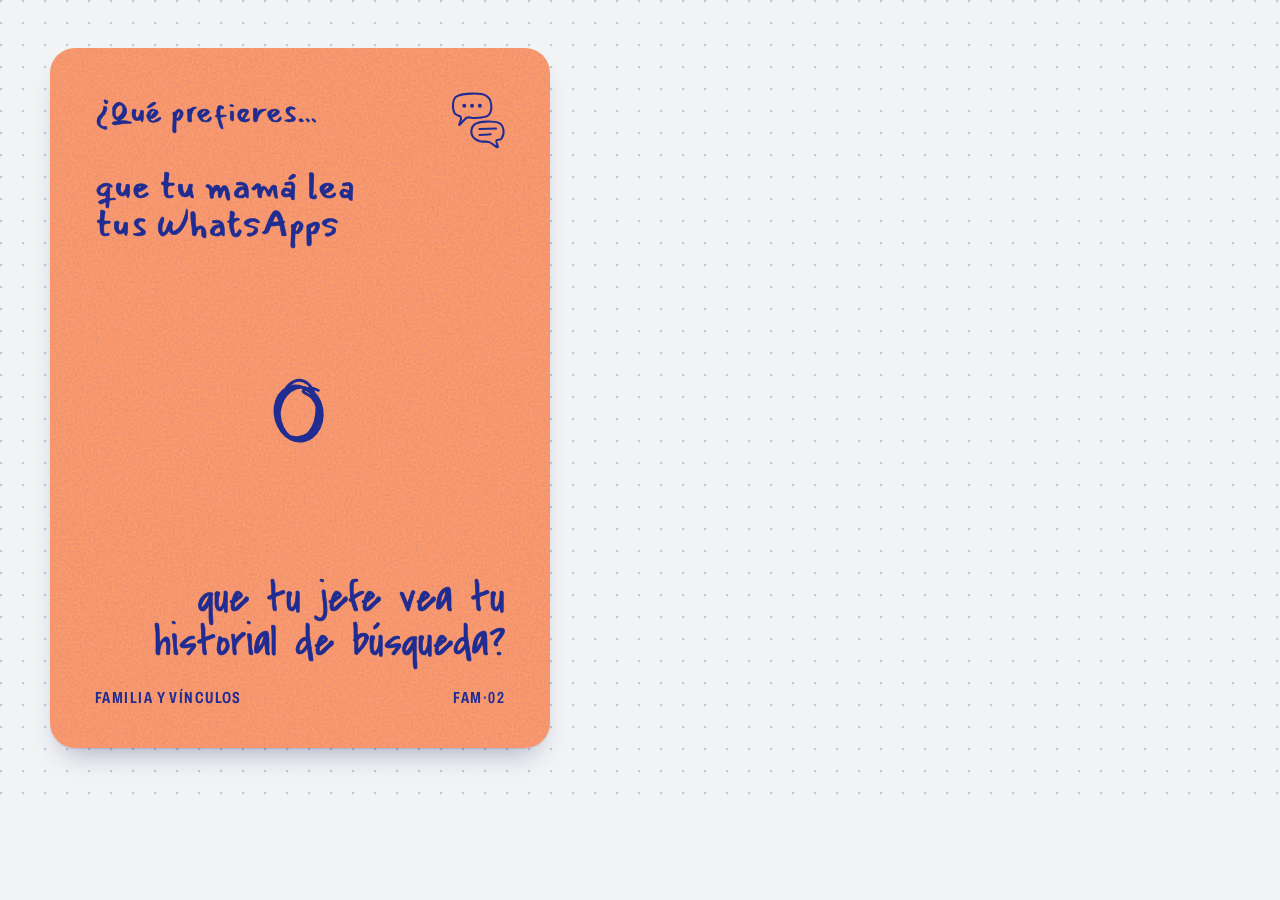
<file: diseno/capturas/docs/carta-ejemplo.html>
<!doctype html>
<html lang="es" data-theme="light">
<head>
<meta charset="utf-8">
<link href="https://fonts.googleapis.com/css2?family=Archivo:wdth,wght@62..125,400..800&family=Covered+By+Your+Grace&family=Mansalva&display=swap" rel="stylesheet">
<link rel="stylesheet" href="../../../css/tokens.css">
<link rel="stylesheet" href="../../../css/carta.css">
<link rel="stylesheet" href="base.css">
<title>Carta de ejemplo</title>
<style>
.marco { width: 600px; padding: 48px 50px; }
</style>
</head>
<body>
<div class="marco" id="marco"></div>
<script src="../../../js/cartas.js"></script>
<script src="../../../js/carta.js"></script>
<script>
var fam = window.MAZO.categorias.filter(function (c) { return c.id === "familia"; })[0];
document.getElementById("marco").appendChild(Carta.frente(fam.cartas.filter(function (k) { return k.id === "FAM-02"; })[0], fam));
</script>
</body>
</html>
</file>
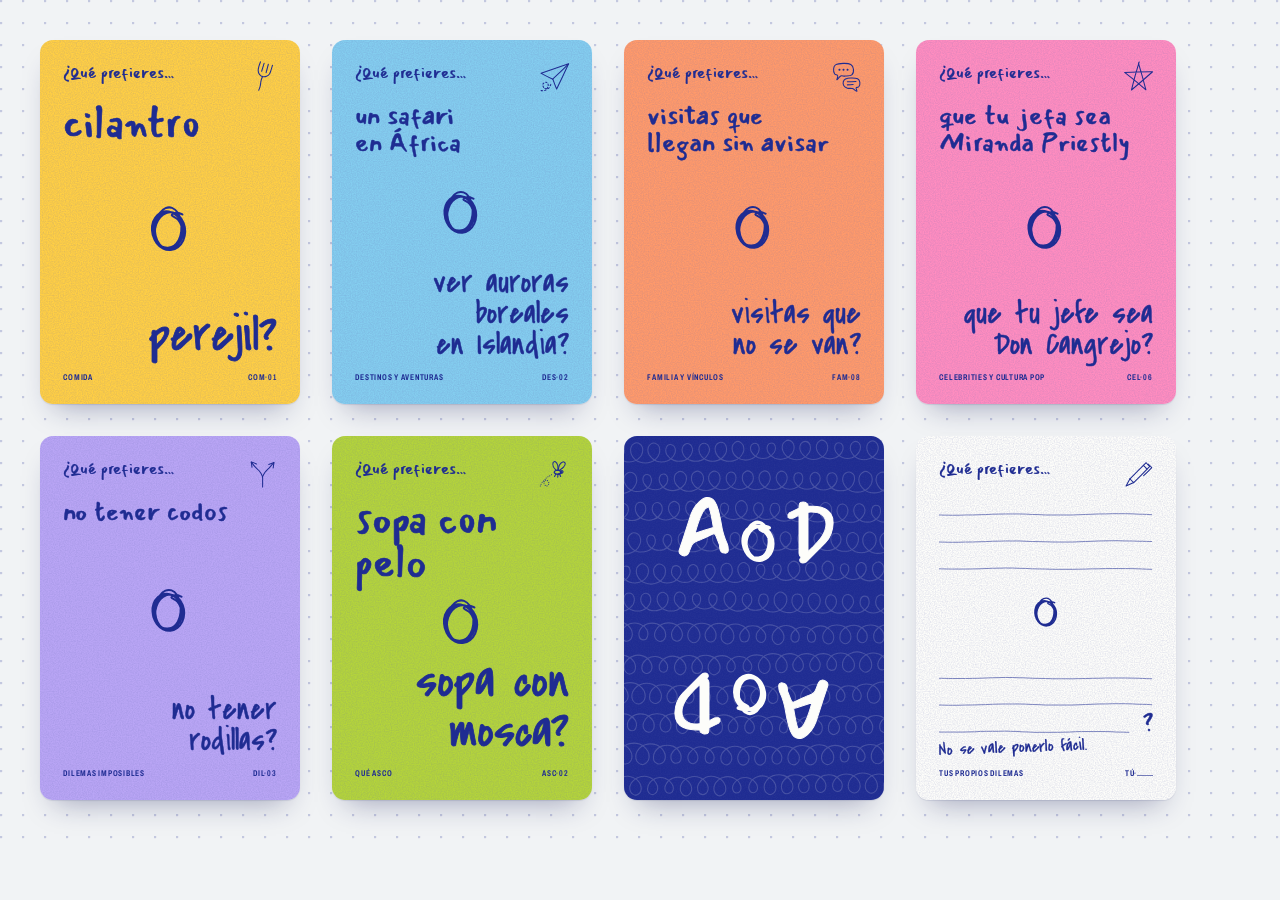
<file: diseno/capturas/docs/cartas.html>
<!doctype html>
<html lang="es" data-theme="light">
<head>
<meta charset="utf-8">
<link href="https://fonts.googleapis.com/css2?family=Archivo:wdth,wght@62..125,400..800&family=Covered+By+Your+Grace&family=Mansalva&display=swap" rel="stylesheet">
<link rel="stylesheet" href="../../../css/tokens.css">
<link rel="stylesheet" href="../../../css/carta.css">
<link rel="stylesheet" href="base.css">
<title>Cartas</title>
<style>
.mesa { display: grid; grid-template-columns: repeat(4, 260px); gap: 32px; padding: 40px; }
</style>
</head>
<body>
<div class="mesa" id="mesa"></div>
<script src="../../../js/cartas.js"></script>
<script src="../../../js/carta.js"></script>
<script>
var M = window.MAZO;
var elegidas = { comida: "COM-01", destinos: "DES-02", familia: "FAM-08", celebrities: "CEL-06", dilemas: "DIL-03", asco: "ASC-02" };
var mesa = document.getElementById("mesa");
M.categorias.forEach(function (cat) {
  var c = cat.cartas.filter(function (k) { return k.id === elegidas[cat.id]; })[0] || cat.cartas[0];
  mesa.appendChild(Carta.frente(c, cat));
});
mesa.appendChild(Carta.reverso());
mesa.appendChild(Carta.enBlanco());
</script>
</body>
</html>
</file>
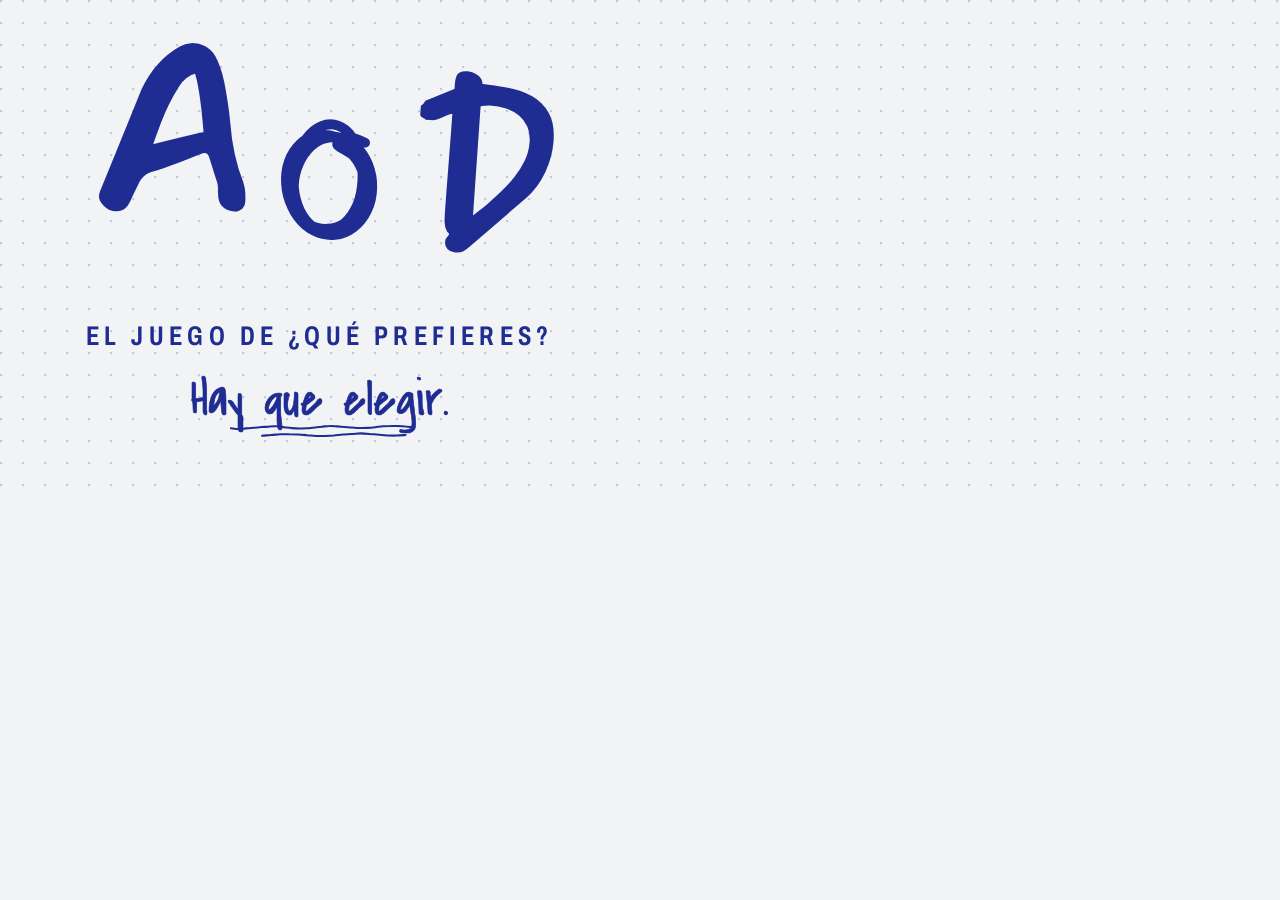
<file: diseno/capturas/docs/logotipo.html>
<!doctype html>
<html lang="es" data-theme="light">
<head>
<meta charset="utf-8">
<link href="https://fonts.googleapis.com/css2?family=Archivo:wdth,wght@62..125,400..800&family=Covered+By+Your+Grace&family=Mansalva&display=swap" rel="stylesheet">
<link rel="stylesheet" href="../../../css/tokens.css">
<link rel="stylesheet" href="../../../css/carta.css">
<link rel="stylesheet" href="base.css">
<title>Logotipo</title>
<style>
.marco { width: 640px; padding: 0 70px 72px; }
</style>
</head>
<body>
<div class="marco" id="marco"></div>
<script src="../../../js/cartas.js"></script>
<script src="../../../js/carta.js"></script>
<script>
document.getElementById("marco").appendChild(Carta.logotipo({ variante: "completo" }));
</script>
</body>
</html>
</file>
<file: css/tokens.css>
/* =====================================================================
   A o D · Tokens
   Dirección «Sobremesa a mano»: una sola tinta sobre papeles de colores.
   Las cartas no cambian con el tema; solo la mesa (fondo de la aplicación).
   ===================================================================== */

:root {
  /* Tinta: todo lo escrito y dibujado en las cartas */
  --tinta: #1F2C92;            /* azul pluma */
  --servilleta: #FDFDFA;       /* papel sin color y letra sobre azul */

  /* Un papel por categoría */
  --papel-comida: #FFCF45;       /* maíz */
  --papel-destinos: #84CDEF;     /* cielo */
  --papel-familia: #FF9A6B;      /* mamey */
  --papel-celebrities: #FF8DC0;  /* chicle */
  --papel-dilemas: #B9A5F5;      /* jacaranda */
  --papel-asco: #B4D43B;         /* pepinillo */
  --papel-blanco: var(--servilleta);

  /* Dos manos y una imprenta */
  --mano-a: "Mansalva", "Bradley Hand", "Segoe Print", "Comic Sans MS", cursive;
  --mano-b: "Covered By Your Grace", "Marker Felt", "Segoe Print", "Comic Sans MS", cursive;
  --imprenta: "Archivo", "Arial Narrow", "Helvetica Neue", Arial, sans-serif;

  /* Mesa: fondo de la aplicación y su texto (cambia con el tema) */
  --mesa: #F1F3F5;             /* mantel */
  --mesa-texto: #1F2C92;
  --mesa-tenue: #5A6297;
  --mesa-linea: rgba(31, 44, 146, .22);
  --mesa-sombra: rgba(23, 30, 90, .38);
  color-scheme: light;
}

@media (prefers-color-scheme: dark) {
  :root:not([data-theme="light"]) {
    --mesa: #141838;           /* mantel de noche */
    --mesa-texto: #E8EAF8;
    --mesa-tenue: #A3A9D6;
    --mesa-linea: rgba(232, 234, 248, .2);
    --mesa-sombra: rgba(0, 0, 0, .6);
    color-scheme: dark;
  }
}

:root[data-theme="dark"] {
  --mesa: #141838;
  --mesa-texto: #E8EAF8;
  --mesa-tenue: #A3A9D6;
  --mesa-linea: rgba(232, 234, 248, .2);
  --mesa-sombra: rgba(0, 0, 0, .6);
  color-scheme: dark;
}
</file>
<file: css/carta.css>
/* =====================================================================
   A o D · Componente carta
   Poker 63.5 × 88.9 mm (5:7). 1cqw = 0.635 mm impresa = 3 px a 300 px.

   Trampa: las unidades cqw se resuelven contra el contenedor ANCESTRO.
   .carta declara el contenedor y no usa cqw; todo lo medido vive en sus
   capas hijas (.carta__papel y .carta__cara).

   Zona segura: 8cqw (5 mm). Esquinas: 5cqw (3.175 mm).
   Requiere css/tokens.css.
   ===================================================================== */

.carta {
  position: relative;
  display: block;
  width: 100%;
  aspect-ratio: 5 / 7;
  container-type: inline-size;
  /* Los mismos 5cqw en porcentaje: 5 % del ancho y 3.571 % del alto. */
  border-radius: 5% / 3.5714%;
  color: var(--tinta);
  font-style: normal;
  font-weight: 400;
  letter-spacing: normal;
  word-spacing: normal;
  text-align: left;
  text-transform: none;
  -webkit-print-color-adjust: exact;
  print-color-adjust: exact;
}

.carta *,
.carta *::before,
.carta *::after {
  box-sizing: border-box;
}

/* ---------- Papel: el fondo, lo único que crece con el sangrado ---------- */

.carta__papel {
  position: absolute;
  inset: 0;
  overflow: hidden;
  border-radius: 5cqw;
  background-color: var(--papel, var(--servilleta));
  pointer-events: none;
}

/* Grano de papel (el mismo de la lámina): escala con la carta. */
.carta__papel::before {
  content: "";
  position: absolute;
  inset: 0;
  opacity: .55;
  background: url("data:image/svg+xml,%3Csvg xmlns='http://www.w3.org/2000/svg' width='252' height='352'%3E%3Cfilter id='g'%3E%3CfeTurbulence type='fractalNoise' baseFrequency='.85' numOctaves='2' seed='7'/%3E%3CfeColorMatrix values='0 0 0 0 .12 0 0 0 0 .14 0 0 0 0 .42 0 0 0 .55 -.17'/%3E%3C/filter%3E%3Crect width='100%25' height='100%25' filter='url(%23g)'/%3E%3C/svg%3E") center / 100% 100%;
}

.carta--comida      { --papel: var(--papel-comida); }
.carta--destinos    { --papel: var(--papel-destinos); }
.carta--familia     { --papel: var(--papel-familia); }
.carta--celebrities { --papel: var(--papel-celebrities); }
.carta--dilemas     { --papel: var(--papel-dilemas); }
.carta--asco        { --papel: var(--papel-asco); }
.carta--blanco,
.carta--propia,
.carta--reglas,
.carta--portada     { --papel: var(--papel-blanco); }

/* ---------- Cara: todo lo escrito ---------- */

.carta__cara {
  position: absolute;
  inset: 0;
  display: grid;
  grid-template-columns: minmax(0, 1fr);
  grid-template-rows: auto minmax(0, 1fr) auto;
  padding: 9.8cqw 9cqw 8.4cqw;
}

/* Se lee como una sola frase con lector de pantalla; no se ve. */
.carta__frase {
  position: absolute;
  width: 1px;
  height: 1px;
  margin: -1px;
  padding: 0;
  overflow: hidden;
  clip: rect(0 0 0 0);
  clip-path: inset(50%);
  white-space: nowrap;
  border: 0;
}

.trazo {
  fill: none;
  stroke: currentColor;
  stroke-width: 3.4;
  stroke-linecap: round;
  stroke-linejoin: round;
  overflow: visible;
}

.carta__arranque {
  margin: 0;
  font-family: var(--mano-a);
  font-size: 6.3cqw;
  line-height: 1;
  -webkit-text-stroke: .014em currentColor;
}

.carta__garabato {
  position: absolute;
  top: 8.2cqw;
  right: 8.4cqw;
  width: 12cqw;
  height: 12cqw;
}

.carta__dilema {
  display: flex;
  flex-direction: column;
  justify-content: space-between;
  min-height: 0;
  padding: 7.6cqw 0 5cqw;
}

.carta__opcion {
  margin: 0;
  line-height: 1.04;
  text-wrap: balance;
  /* Último recurso para una palabra imposible: partirla antes que salirse. */
  overflow-wrap: anywhere;
  hyphens: manual;
  -webkit-text-stroke: .016em currentColor;
}

.carta__opcion--a {
  font-family: var(--mano-a);
  font-size: calc(var(--t) * .95);
  text-align: left;
  padding-right: 5cqw;
}

.carta__opcion--b {
  font-family: var(--mano-b);
  font-size: calc(var(--t) * 1.14);
  line-height: 1;
  text-align: right;
  padding-left: 5cqw;
}

.carta__cierre { white-space: nowrap; }

.carta__o {
  flex: none;
  align-self: center;
  width: var(--o);
  height: var(--o);
  margin: .6cqw 0;
}

/* Niveles de letra: los decide js/carta.js según la longitud del texto.
   t-mini solo aparece con textos propios fuera de lo normal (mayúsculas
   anchas, palabras de más de 20 letras). Si cambias un valor, cámbialo
   también en NIVELES de js/carta.js. */
.t-corta { --t: 17cqw;   --o: 23cqw; }
.t-media { --t: 10.6cqw; --o: 22cqw; }
.t-larga { --t: 7.7cqw;  --o: 17cqw; }
.t-mini  { --t: 6cqw;    --o: 13cqw; }

.carta__pie {
  margin: 0;
  display: flex;
  justify-content: space-between;
  align-items: baseline;
  gap: 3cqw;
  font-family: var(--imprenta);
  font-stretch: 68%;
  font-weight: 650;
  font-size: 3.2cqw;
  line-height: 1;
  letter-spacing: .09em;
  text-transform: uppercase;
}

.carta__codigo { white-space: nowrap; }

.carta__codigo i {
  display: inline-block;
  width: 6cqw;
  border-bottom: .3cqw solid currentColor;
  opacity: .6;
  font-style: normal;
}

/* ---------- Carta en blanco: la misma carta, todavía sin tinta ---------- */

.carta--blanco .carta__cara { grid-template-rows: auto minmax(0, 1fr) auto auto; }
.carta--blanco .carta__dilema { padding: 4.2cqw 0 2.6cqw; }
.carta--blanco .carta__o { --o: 15cqw; margin: 0; }

/* Tres renglones por opción a 10.4cqw (6.6 mm): cabe letra a mano real. */
.carta__renglones {
  position: relative;
  flex: none;
  height: 32cqw;
}

.carta__renglones svg {
  position: absolute;
  inset: 0;
  width: 100%;
  height: 100%;
  opacity: .6;
}

.carta__renglones .carta__cierre {
  position: absolute;
  right: 0;
  bottom: -.6cqw;
  font-family: var(--mano-b);
  font-size: 10.4cqw;
  line-height: 1;
  -webkit-text-stroke: .016em currentColor;
}

.carta__regla {
  margin: 0 0 4.2cqw;
  font-family: var(--mano-b);
  font-size: 6.6cqw;
  line-height: 1;
  transform: rotate(-2deg);
  transform-origin: left center;
  -webkit-text-stroke: .012em currentColor;
}

/* ---------- Reverso: igual para todas, se lee igual girado 180 grados ---------- */

.carta--reverso { --papel: var(--tinta); color: var(--servilleta); }
.carta--reverso .carta__papel::before { opacity: .35; }

/* La trama se centra en la carta y mide 110 × 150cqw: cubre el sangrado
   sin costuras y no se mueve al activarlo. */
.carta__trama {
  position: absolute;
  inset: 0;
  background-color: currentColor;
  opacity: .17;
  -webkit-mask: url("data:image/svg+xml,%3Csvg xmlns='http://www.w3.org/2000/svg' viewBox='0 0 110 150'%3E%3Cdefs%3E%3Cpath id='b1' d='M-8 -3C-8.3 -2.8 -9.5 -2.4 -9.8 -1.7C-10 -1 -10 0.4 -9.4 1.2C-8.9 2.1 -7.8 3.1 -6.7 3.5C-5.6 3.8 -4 3.8 -2.9 3.4C-1.8 3.1 -0.7 2 -0.3 1.2C0.2 0.4 0.2 -0.8 -0 -1.4C-0.2 -2.1 -1 -2.5 -1.5 -2.5C-2 -2.5 -2.9 -2.1 -3.1 -1.5C-3.3 -0.8 -3.4 0.4 -2.9 1.3C-2.4 2.1 -1.3 3.2 -0.2 3.6C0.9 4 2.6 4.1 3.7 3.7C4.9 3.4 6.1 2.3 6.7 1.4C7.2 0.4 7.3 -1 7 -1.8C6.7 -2.6 5.6 -3.4 4.9 -3.4C4.2 -3.4 3.1 -2.7 2.8 -1.9C2.5 -1.1 2.5 0.4 3 1.4C3.5 2.4 4.8 3.6 6 4C7.3 4.5 9.1 4.5 10.3 4C11.5 3.6 12.8 2.4 13.3 1.4C13.8 0.4 13.8 -1.1 13.5 -1.9C13.2 -2.6 12.1 -3.3 11.4 -3.3C10.7 -3.3 9.7 -2.6 9.4 -1.8C9.1 -1 9.2 0.4 9.7 1.3C10.3 2.2 11.5 3.3 12.6 3.7C13.8 4.1 15.5 4 16.6 3.6C17.7 3.2 18.8 2.1 19.3 1.2C19.8 0.4 19.8 -0.9 19.5 -1.6C19.3 -2.2 18.4 -2.7 17.9 -2.7C17.3 -2.7 16.5 -2.2 16.3 -1.6C16 -0.9 16 0.3 16.5 1.2C17 2 18.1 3 19.2 3.4C20.3 3.8 21.9 3.8 23 3.5C24.2 3.1 25.3 2 25.8 1.2C26.4 0.3 26.4 -1.1 26.1 -1.8C25.9 -2.5 25 -3.1 24.4 -3.1C23.8 -3.1 22.8 -2.5 22.6 -1.8C22.3 -1.1 22.3 0.2 22.8 1.1C23.3 2 24.5 3.1 25.6 3.4C26.7 3.8 28.4 3.8 29.6 3.4C30.7 3 31.8 1.9 32.3 1C32.9 0.2 32.9 -1.2 32.6 -1.9C32.3 -2.6 31.4 -3.2 30.8 -3.2C30.2 -3.2 29.3 -2.6 29 -1.9C28.8 -1.3 28.8 0.1 29.3 1C29.8 1.9 30.9 3 32.1 3.4C33.2 3.8 34.9 3.8 36.1 3.4C37.2 3 38.4 1.9 39 0.9C39.5 0 39.5 -1.4 39.2 -2.2C38.9 -2.9 38 -3.6 37.3 -3.6C36.7 -3.6 35.6 -3 35.3 -2.2C35 -1.5 35 -0.1 35.5 0.9C36 1.8 37.3 3 38.4 3.4C39.6 3.8 41.4 3.8 42.6 3.4C43.8 3 45.1 1.8 45.6 0.8C46.2 -0.1 46.1 -1.6 45.8 -2.4C45.5 -3.2 44.4 -3.9 43.8 -3.9C43.1 -3.9 42.1 -3.2 41.8 -2.4C41.5 -1.6 41.6 -0.2 42.1 0.7C42.6 1.6 43.9 2.6 45 3C46.2 3.4 47.8 3.3 48.9 2.9C50 2.5 51.1 1.4 51.6 0.5C52 -0.3 52 -1.5 51.8 -2.1C51.6 -2.8 50.7 -3.2 50.2 -3.2C49.8 -3.2 49 -2.7 48.8 -2.1C48.6 -1.5 48.7 -0.3 49.2 0.4C49.7 1.2 50.7 2.1 51.7 2.4C52.7 2.7 54.2 2.7 55.2 2.4C56.2 2 57.3 1.1 57.8 0.3C58.2 -0.4 58.3 -1.6 58.1 -2.2C57.9 -2.8 57.2 -3.3 56.7 -3.3C56.2 -3.3 55.5 -2.9 55.2 -2.3C55 -1.7 55 -0.5 55.4 0.3C55.9 1.2 57 2.2 58 2.6C59.1 3 60.8 3.1 61.9 2.7C63.1 2.4 64.3 1.3 64.9 0.4C65.4 -0.5 65.5 -2 65.2 -2.8C64.9 -3.6 63.9 -4.3 63.2 -4.4C62.5 -4.4 61.4 -3.6 61.1 -2.9C60.8 -2.1 60.8 -0.6 61.4 0.4C61.9 1.3 63.2 2.4 64.4 2.8C65.5 3.2 67.3 3.2 68.5 2.8C69.6 2.3 70.8 1.2 71.3 0.3C71.8 -0.6 71.7 -2 71.5 -2.7C71.2 -3.4 70.3 -3.9 69.7 -3.9C69.1 -3.9 68.1 -3.4 67.9 -2.7C67.6 -2 67.6 -0.6 68.1 0.3C68.6 1.1 69.7 2.3 70.9 2.7C72 3.1 73.8 3.1 74.9 2.7C76.1 2.3 77.4 1.2 77.9 0.3C78.4 -0.7 78.4 -2.1 78.1 -2.9C77.9 -3.7 76.8 -4.4 76.1 -4.4C75.5 -4.4 74.4 -3.6 74.2 -2.8C73.9 -2.1 74 -0.7 74.5 0.2C75.1 1.1 76.3 2.2 77.4 2.5C78.5 2.9 80.2 2.8 81.3 2.4C82.3 2 83.4 1 83.8 0.2C84.3 -0.6 84.3 -1.8 84.1 -2.4C83.8 -3 83.1 -3.4 82.6 -3.4C82.1 -3.4 81.4 -3 81.2 -2.4C81 -1.8 81 -0.6 81.5 0.2C81.9 0.9 83 1.9 84 2.3C85.1 2.7 86.6 2.7 87.7 2.4C88.8 2 89.9 1.1 90.4 0.2C90.9 -0.6 91 -1.9 90.8 -2.6C90.6 -3.3 89.7 -3.9 89.1 -3.9C88.5 -3.9 87.5 -3.3 87.3 -2.6C87 -1.9 87 -0.6 87.5 0.3C88 1.2 89.2 2.4 90.3 2.8C91.4 3.2 93.2 3.2 94.3 2.8C95.5 2.4 96.7 1.3 97.3 0.4C97.8 -0.5 97.8 -2 97.5 -2.7C97.2 -3.5 96.2 -4.2 95.5 -4.1C94.9 -4.1 93.9 -3.4 93.6 -2.7C93.3 -1.9 93.4 -0.5 93.9 0.5C94.4 1.4 95.7 2.4 96.8 2.8C97.9 3.2 99.6 3.2 100.7 2.8C101.8 2.4 102.9 1.3 103.4 0.5C103.9 -0.4 103.9 -1.7 103.6 -2.3C103.4 -3 102.6 -3.4 102 -3.4C101.5 -3.4 100.6 -3 100.4 -2.3C100.1 -1.6 100.1 -0.3 100.5 0.5C101 1.4 102.1 2.6 103.3 3C104.4 3.4 106.1 3.5 107.3 3.1C108.5 2.7 109.8 1.6 110.3 0.7C110.9 -0.3 110.6 -2 110.6 -2.6'/%3E%3Cpath id='b2' d='M-8 -3C-8.3 -2.8 -9.6 -2.5 -9.9 -1.7C-10.2 -1 -10.2 0.4 -9.7 1.3C-9.2 2.2 -8 3.4 -6.8 3.8C-5.7 4.3 -3.9 4.3 -2.6 3.9C-1.4 3.5 -0.1 2.3 0.4 1.3C1 0.3 1 -1.2 0.6 -2C0.3 -2.9 -0.8 -3.6 -1.5 -3.6C-2.3 -3.6 -3.4 -2.9 -3.8 -2.1C-4.1 -1.3 -4.2 0.3 -3.6 1.3C-3.1 2.3 -1.8 3.6 -0.5 4C0.7 4.5 2.7 4.5 3.9 4C5.2 3.5 6.5 2.3 7 1.2C7.6 0.2 7.5 -1.4 7.2 -2.2C6.8 -3 5.7 -3.7 4.9 -3.7C4.2 -3.7 3.1 -2.9 2.8 -2.1C2.5 -1.3 2.6 0.2 3.2 1.1C3.7 2 5 3.1 6.2 3.5C7.3 3.8 9 3.7 10.1 3.3C11.2 2.9 12.3 1.8 12.8 0.9C13.2 0.1 13.2 -1.1 12.9 -1.8C12.7 -2.4 11.9 -2.8 11.4 -2.8C10.9 -2.8 10.2 -2.3 10 -1.7C9.8 -1.1 9.9 0 10.4 0.8C10.8 1.5 11.9 2.5 12.9 2.8C13.9 3.1 15.4 3.1 16.4 2.8C17.4 2.4 18.5 1.5 19 0.7C19.4 -0.1 19.5 -1.2 19.3 -1.8C19.1 -2.5 18.4 -3 17.9 -3C17.4 -3 16.6 -2.6 16.4 -2C16.1 -1.4 16.1 -0.1 16.6 0.7C17 1.5 18.1 2.6 19.2 3C20.3 3.4 22 3.5 23.1 3.1C24.3 2.7 25.5 1.6 26.1 0.7C26.6 -0.2 26.7 -1.7 26.4 -2.5C26.1 -3.3 25 -4 24.4 -4C23.7 -4.1 22.6 -3.4 22.2 -2.6C21.9 -1.8 21.9 -0.3 22.4 0.7C23 1.6 24.2 2.8 25.5 3.3C26.7 3.7 28.5 3.7 29.7 3.2C30.9 2.8 32.2 1.6 32.7 0.6C33.2 -0.4 33.2 -1.9 32.9 -2.6C32.6 -3.4 31.5 -4.1 30.8 -4.1C30.2 -4.1 29.1 -3.4 28.8 -2.7C28.5 -1.9 28.5 -0.4 29 0.5C29.5 1.5 30.8 2.6 32 3C33.2 3.4 35 3.4 36.1 3C37.3 2.6 38.6 1.4 39.1 0.5C39.6 -0.5 39.6 -1.9 39.3 -2.7C39 -3.5 38 -4.1 37.3 -4.1C36.7 -4.1 35.7 -3.4 35.4 -2.7C35.1 -1.9 35.1 -0.5 35.7 0.4C36.2 1.3 37.4 2.3 38.5 2.7C39.7 3.1 41.4 3.1 42.5 2.7C43.6 2.2 44.7 1.2 45.2 0.3C45.7 -0.6 45.7 -1.9 45.5 -2.6C45.2 -3.2 44.3 -3.8 43.8 -3.8C43.2 -3.8 42.3 -3.2 42.1 -2.6C41.9 -1.9 41.8 -0.6 42.3 0.2C42.8 1.1 44 2.2 45.1 2.6C46.2 3 47.9 3 49 2.6C50.1 2.2 51.3 1.1 51.8 0.3C52.4 -0.6 52.4 -2 52.1 -2.8C51.9 -3.5 50.9 -4.2 50.2 -4.2C49.6 -4.2 48.6 -3.5 48.3 -2.8C48.1 -2.1 48 -0.7 48.6 0.3C49.1 1.2 50.3 2.3 51.4 2.7C52.6 3.1 54.4 3.1 55.5 2.7C56.7 2.3 57.9 1.2 58.4 0.3C58.9 -0.7 58.9 -2.1 58.6 -2.8C58.3 -3.5 57.4 -4.2 56.7 -4.2C56.1 -4.2 55.1 -3.5 54.8 -2.8C54.5 -2.1 54.5 -0.7 55 0.3C55.6 1.2 56.8 2.3 57.9 2.7C59.1 3.1 60.8 3.1 62 2.7C63.1 2.3 64.3 1.2 64.9 0.3C65.4 -0.6 65.4 -2 65.1 -2.8C64.8 -3.5 63.8 -4.1 63.2 -4.1C62.6 -4.1 61.6 -3.4 61.4 -2.7C61.1 -2 61.1 -0.6 61.7 0.3C62.2 1.2 63.4 2.2 64.5 2.6C65.6 2.9 67.2 2.9 68.3 2.5C69.4 2.1 70.5 1.1 71 0.3C71.4 -0.6 71.4 -1.8 71.2 -2.4C71 -3 70.2 -3.5 69.7 -3.5C69.1 -3.5 68.3 -3 68.1 -2.4C67.9 -1.7 67.9 -0.5 68.4 0.3C68.9 1.1 70 2.2 71 2.5C72.1 2.9 73.7 2.9 74.8 2.6C75.9 2.2 77 1.2 77.5 0.4C78 -0.4 78.1 -1.7 77.8 -2.4C77.6 -3.1 76.7 -3.7 76.1 -3.7C75.6 -3.7 74.6 -3.1 74.4 -2.4C74.1 -1.7 74.2 -0.4 74.7 0.5C75.2 1.4 76.3 2.4 77.4 2.8C78.5 3.2 80.2 3.2 81.3 2.8C82.4 2.4 83.6 1.4 84.1 0.5C84.6 -0.3 84.6 -1.6 84.3 -2.3C84.1 -3 83.2 -3.6 82.6 -3.5C82 -3.5 81.1 -3 80.8 -2.3C80.6 -1.6 80.6 -0.3 81.1 0.6C81.6 1.5 82.7 2.7 83.8 3.1C85 3.5 86.7 3.5 87.9 3.2C89 2.8 90.3 1.7 90.8 0.7C91.3 -0.2 91.3 -1.6 91.1 -2.4C90.8 -3.1 89.7 -3.8 89.1 -3.8C88.4 -3.8 87.3 -3.2 87 -2.4C86.7 -1.6 86.6 -0.1 87.2 0.9C87.7 1.9 88.9 3.1 90.2 3.6C91.4 4 93.2 4.1 94.5 3.6C95.7 3.2 97 2 97.6 1C98.1 -0 98.1 -1.6 97.8 -2.4C97.4 -3.2 96.3 -4 95.5 -4C94.8 -4 93.6 -3.2 93.3 -2.4C92.9 -1.6 92.9 0 93.4 1.1C94 2.1 95.3 3.4 96.6 3.9C97.8 4.3 99.7 4.3 101 3.9C102.3 3.4 103.6 2.2 104.1 1.1C104.7 0.1 104.6 -1.4 104.3 -2.3C103.9 -3.1 102.8 -3.8 102 -3.8C101.3 -3.7 100.2 -3 99.8 -2.2C99.5 -1.4 99.5 0.2 100.1 1.2C100.6 2.2 101.9 3.4 103.1 3.8C104.3 4.2 106.2 4.2 107.3 3.7C108.5 3.3 109.7 2.1 110.2 1.2C110.7 0.3 110.4 -1.4 110.4 -1.9'/%3E%3Cpath id='b3' d='M-8 -3.4C-8.3 -3.2 -9.5 -2.8 -9.8 -2.1C-10 -1.4 -10 -0.1 -9.5 0.8C-9 1.6 -7.8 2.7 -6.7 3C-5.6 3.4 -3.9 3.4 -2.9 3C-1.8 2.6 -0.7 1.5 -0.2 0.7C0.3 -0.1 0.3 -1.4 0.1 -2.1C-0.1 -2.7 -1 -3.3 -1.5 -3.3C-2.1 -3.3 -2.9 -2.8 -3.1 -2.1C-3.4 -1.5 -3.4 -0.2 -2.9 0.6C-2.4 1.4 -1.3 2.5 -0.2 2.9C0.9 3.3 2.5 3.3 3.6 2.9C4.8 2.5 5.9 1.5 6.5 0.6C7 -0.3 7 -1.7 6.8 -2.4C6.5 -3.1 5.6 -3.8 4.9 -3.8C4.3 -3.8 3.4 -3.2 3.1 -2.4C2.9 -1.7 2.9 -0.4 3.4 0.5C3.9 1.4 5.1 2.5 6.2 2.8C7.3 3.2 9 3.2 10.1 2.8C11.2 2.4 12.4 1.3 12.9 0.4C13.4 -0.4 13.4 -1.8 13.1 -2.4C12.9 -3.1 12 -3.7 11.4 -3.7C10.8 -3.7 9.9 -3.2 9.7 -2.5C9.4 -1.8 9.4 -0.5 9.9 0.4C10.4 1.2 11.6 2.3 12.7 2.7C13.8 3.1 15.5 3.1 16.6 2.7C17.8 2.3 19 1.3 19.5 0.4C20 -0.5 20 -1.9 19.8 -2.7C19.5 -3.4 18.5 -4.1 17.9 -4.1C17.3 -4.1 16.3 -3.5 16 -2.7C15.7 -2 15.7 -0.6 16.2 0.3C16.7 1.2 17.9 2.4 19.1 2.8C20.2 3.2 22 3.2 23.2 2.8C24.3 2.4 25.5 1.2 26.1 0.3C26.6 -0.6 26.6 -2 26.3 -2.8C26 -3.5 25 -4.2 24.4 -4.2C23.7 -4.2 22.8 -3.5 22.5 -2.7C22.3 -2 22.3 -0.6 22.8 0.2C23.4 1.1 24.6 2.1 25.7 2.5C26.8 2.9 28.4 2.8 29.5 2.4C30.5 2 31.6 1 32.1 0.2C32.5 -0.7 32.5 -1.9 32.3 -2.5C32.1 -3.1 31.3 -3.5 30.8 -3.5C30.3 -3.5 29.6 -3 29.4 -2.4C29.3 -1.8 29.3 -0.6 29.8 0.1C30.3 0.9 31.3 1.8 32.3 2.1C33.3 2.4 34.8 2.4 35.8 2.1C36.8 1.8 37.8 0.9 38.3 0.1C38.8 -0.6 38.8 -1.8 38.7 -2.4C38.5 -3 37.8 -3.4 37.3 -3.5C36.8 -3.5 36 -3 35.8 -2.4C35.6 -1.8 35.6 -0.6 36 0.2C36.5 1 37.5 2.1 38.6 2.5C39.7 2.9 41.4 3 42.5 2.6C43.6 2.3 44.9 1.2 45.5 0.3C46 -0.6 46.1 -2 45.8 -2.8C45.5 -3.6 44.5 -4.4 43.8 -4.4C43.1 -4.4 42 -3.6 41.7 -2.8C41.4 -2 41.5 -0.6 42 0.4C42.6 1.3 43.8 2.4 45 2.8C46.1 3.2 47.9 3.2 49 2.7C50.1 2.3 51.2 1.2 51.7 0.4C52.2 -0.5 52.2 -1.8 51.9 -2.5C51.7 -3.1 50.8 -3.6 50.2 -3.6C49.7 -3.6 48.9 -3 48.7 -2.4C48.4 -1.7 48.5 -0.4 49 0.4C49.5 1.2 50.6 2.2 51.6 2.6C52.7 2.9 54.3 2.9 55.3 2.6C56.4 2.2 57.5 1.2 58 0.4C58.5 -0.4 58.5 -1.6 58.3 -2.2C58.1 -2.9 57.3 -3.4 56.7 -3.4C56.2 -3.4 55.3 -3 55.1 -2.3C54.8 -1.6 54.7 -0.3 55.2 0.6C55.7 1.5 56.8 2.6 57.9 3C59.1 3.5 60.8 3.6 62 3.2C63.2 2.8 64.5 1.7 65.1 0.7C65.6 -0.2 65.7 -1.8 65.4 -2.6C65 -3.4 63.9 -4.2 63.2 -4.2C62.5 -4.2 61.3 -3.4 61 -2.6C60.7 -1.7 60.7 -0.2 61.2 0.8C61.8 1.8 63.1 3 64.3 3.4C65.5 3.8 67.3 3.8 68.5 3.4C69.7 2.9 70.9 1.7 71.4 0.8C71.9 -0.1 71.8 -1.5 71.5 -2.2C71.2 -2.9 70.3 -3.4 69.7 -3.4C69 -3.4 68.1 -2.8 67.8 -2.1C67.6 -1.4 67.5 -0 68 0.9C68.5 1.8 69.7 3 70.8 3.4C72 3.8 73.8 3.9 75 3.5C76.2 3.1 77.4 2 78 1C78.5 0.1 78.5 -1.4 78.2 -2.2C77.9 -3 76.8 -3.7 76.1 -3.7C75.4 -3.7 74.4 -3 74.1 -2.2C73.7 -1.4 73.8 0.1 74.3 1.1C74.8 2.1 76.1 3.2 77.3 3.6C78.5 4 80.3 4 81.4 3.6C82.6 3.2 83.8 2 84.3 1.1C84.8 0.2 84.7 -1.2 84.4 -1.9C84.2 -2.6 83.2 -3.1 82.6 -3.1C82 -3.1 81.1 -2.5 80.8 -1.8C80.5 -1.1 80.5 0.3 81 1.2C81.5 2.1 82.7 3.2 83.8 3.6C85 4 86.7 4 87.9 3.6C89 3.2 90.2 2.1 90.7 1.2C91.3 0.3 91.3 -1.1 91 -1.8C90.7 -2.6 89.7 -3.2 89.1 -3.2C88.4 -3.2 87.5 -2.5 87.2 -1.8C86.9 -1 87 0.4 87.5 1.3C88 2.1 89.2 3.2 90.4 3.6C91.5 3.9 93.1 3.9 94.2 3.5C95.3 3.1 96.4 2.1 96.9 1.2C97.3 0.4 97.3 -0.8 97.1 -1.5C96.9 -2.1 96.1 -2.6 95.5 -2.6C95 -2.6 94.2 -2.1 94 -1.4C93.8 -0.8 93.7 0.4 94.2 1.3C94.7 2.1 95.8 3.1 96.9 3.5C98 3.9 99.6 4 100.7 3.6C101.8 3.2 103.1 2.2 103.6 1.3C104.1 0.4 104.2 -0.9 103.9 -1.7C103.6 -2.4 102.7 -3.1 102 -3.1C101.4 -3.1 100.3 -2.5 100.1 -1.8C99.8 -1 99.7 0.4 100.2 1.4C100.7 2.3 102 3.5 103.2 4C104.3 4.4 106.2 4.4 107.4 4C108.6 3.6 109.9 2.4 110.4 1.4C110.9 0.4 110.6 -1.3 110.6 -1.9'/%3E%3C/defs%3E%3Cg fill='none' stroke='%23000' stroke-width='.42' stroke-linecap='round' stroke-linejoin='round'%3E%3Cg%3E%3Cuse href='%23b1' x='5.0' y='10.98'/%3E%3Cuse href='%23b2' x='2.4' y='22.62'/%3E%3Cuse href='%23b3' x='6.4' y='34.26'/%3E%3Cuse href='%23b2' x='3.9' y='45.90'/%3E%3Cuse href='%23b1' x='7.2' y='57.54'/%3E%3Cuse href='%23b3' x='2.0' y='69.18'/%3E%3Cuse href='%23b2' x='5.9' y='-0.66'/%3E%3C/g%3E%3Cg transform='rotate(180 55 75)'%3E%3Cuse href='%23b1' x='5.0' y='10.98'/%3E%3Cuse href='%23b2' x='2.4' y='22.62'/%3E%3Cuse href='%23b3' x='6.4' y='34.26'/%3E%3Cuse href='%23b2' x='3.9' y='45.90'/%3E%3Cuse href='%23b1' x='7.2' y='57.54'/%3E%3Cuse href='%23b3' x='2.0' y='69.18'/%3E%3Cuse href='%23b2' x='5.9' y='-0.66'/%3E%3C/g%3E%3C/g%3E%3C/svg%3E") center / 110cqw 150cqw no-repeat;
  mask: url("data:image/svg+xml,%3Csvg xmlns='http://www.w3.org/2000/svg' viewBox='0 0 110 150'%3E%3Cdefs%3E%3Cpath id='b1' d='M-8 -3C-8.3 -2.8 -9.5 -2.4 -9.8 -1.7C-10 -1 -10 0.4 -9.4 1.2C-8.9 2.1 -7.8 3.1 -6.7 3.5C-5.6 3.8 -4 3.8 -2.9 3.4C-1.8 3.1 -0.7 2 -0.3 1.2C0.2 0.4 0.2 -0.8 -0 -1.4C-0.2 -2.1 -1 -2.5 -1.5 -2.5C-2 -2.5 -2.9 -2.1 -3.1 -1.5C-3.3 -0.8 -3.4 0.4 -2.9 1.3C-2.4 2.1 -1.3 3.2 -0.2 3.6C0.9 4 2.6 4.1 3.7 3.7C4.9 3.4 6.1 2.3 6.7 1.4C7.2 0.4 7.3 -1 7 -1.8C6.7 -2.6 5.6 -3.4 4.9 -3.4C4.2 -3.4 3.1 -2.7 2.8 -1.9C2.5 -1.1 2.5 0.4 3 1.4C3.5 2.4 4.8 3.6 6 4C7.3 4.5 9.1 4.5 10.3 4C11.5 3.6 12.8 2.4 13.3 1.4C13.8 0.4 13.8 -1.1 13.5 -1.9C13.2 -2.6 12.1 -3.3 11.4 -3.3C10.7 -3.3 9.7 -2.6 9.4 -1.8C9.1 -1 9.2 0.4 9.7 1.3C10.3 2.2 11.5 3.3 12.6 3.7C13.8 4.1 15.5 4 16.6 3.6C17.7 3.2 18.8 2.1 19.3 1.2C19.8 0.4 19.8 -0.9 19.5 -1.6C19.3 -2.2 18.4 -2.7 17.9 -2.7C17.3 -2.7 16.5 -2.2 16.3 -1.6C16 -0.9 16 0.3 16.5 1.2C17 2 18.1 3 19.2 3.4C20.3 3.8 21.9 3.8 23 3.5C24.2 3.1 25.3 2 25.8 1.2C26.4 0.3 26.4 -1.1 26.1 -1.8C25.9 -2.5 25 -3.1 24.4 -3.1C23.8 -3.1 22.8 -2.5 22.6 -1.8C22.3 -1.1 22.3 0.2 22.8 1.1C23.3 2 24.5 3.1 25.6 3.4C26.7 3.8 28.4 3.8 29.6 3.4C30.7 3 31.8 1.9 32.3 1C32.9 0.2 32.9 -1.2 32.6 -1.9C32.3 -2.6 31.4 -3.2 30.8 -3.2C30.2 -3.2 29.3 -2.6 29 -1.9C28.8 -1.3 28.8 0.1 29.3 1C29.8 1.9 30.9 3 32.1 3.4C33.2 3.8 34.9 3.8 36.1 3.4C37.2 3 38.4 1.9 39 0.9C39.5 0 39.5 -1.4 39.2 -2.2C38.9 -2.9 38 -3.6 37.3 -3.6C36.7 -3.6 35.6 -3 35.3 -2.2C35 -1.5 35 -0.1 35.5 0.9C36 1.8 37.3 3 38.4 3.4C39.6 3.8 41.4 3.8 42.6 3.4C43.8 3 45.1 1.8 45.6 0.8C46.2 -0.1 46.1 -1.6 45.8 -2.4C45.5 -3.2 44.4 -3.9 43.8 -3.9C43.1 -3.9 42.1 -3.2 41.8 -2.4C41.5 -1.6 41.6 -0.2 42.1 0.7C42.6 1.6 43.9 2.6 45 3C46.2 3.4 47.8 3.3 48.9 2.9C50 2.5 51.1 1.4 51.6 0.5C52 -0.3 52 -1.5 51.8 -2.1C51.6 -2.8 50.7 -3.2 50.2 -3.2C49.8 -3.2 49 -2.7 48.8 -2.1C48.6 -1.5 48.7 -0.3 49.2 0.4C49.7 1.2 50.7 2.1 51.7 2.4C52.7 2.7 54.2 2.7 55.2 2.4C56.2 2 57.3 1.1 57.8 0.3C58.2 -0.4 58.3 -1.6 58.1 -2.2C57.9 -2.8 57.2 -3.3 56.7 -3.3C56.2 -3.3 55.5 -2.9 55.2 -2.3C55 -1.7 55 -0.5 55.4 0.3C55.9 1.2 57 2.2 58 2.6C59.1 3 60.8 3.1 61.9 2.7C63.1 2.4 64.3 1.3 64.9 0.4C65.4 -0.5 65.5 -2 65.2 -2.8C64.9 -3.6 63.9 -4.3 63.2 -4.4C62.5 -4.4 61.4 -3.6 61.1 -2.9C60.8 -2.1 60.8 -0.6 61.4 0.4C61.9 1.3 63.2 2.4 64.4 2.8C65.5 3.2 67.3 3.2 68.5 2.8C69.6 2.3 70.8 1.2 71.3 0.3C71.8 -0.6 71.7 -2 71.5 -2.7C71.2 -3.4 70.3 -3.9 69.7 -3.9C69.1 -3.9 68.1 -3.4 67.9 -2.7C67.6 -2 67.6 -0.6 68.1 0.3C68.6 1.1 69.7 2.3 70.9 2.7C72 3.1 73.8 3.1 74.9 2.7C76.1 2.3 77.4 1.2 77.9 0.3C78.4 -0.7 78.4 -2.1 78.1 -2.9C77.9 -3.7 76.8 -4.4 76.1 -4.4C75.5 -4.4 74.4 -3.6 74.2 -2.8C73.9 -2.1 74 -0.7 74.5 0.2C75.1 1.1 76.3 2.2 77.4 2.5C78.5 2.9 80.2 2.8 81.3 2.4C82.3 2 83.4 1 83.8 0.2C84.3 -0.6 84.3 -1.8 84.1 -2.4C83.8 -3 83.1 -3.4 82.6 -3.4C82.1 -3.4 81.4 -3 81.2 -2.4C81 -1.8 81 -0.6 81.5 0.2C81.9 0.9 83 1.9 84 2.3C85.1 2.7 86.6 2.7 87.7 2.4C88.8 2 89.9 1.1 90.4 0.2C90.9 -0.6 91 -1.9 90.8 -2.6C90.6 -3.3 89.7 -3.9 89.1 -3.9C88.5 -3.9 87.5 -3.3 87.3 -2.6C87 -1.9 87 -0.6 87.5 0.3C88 1.2 89.2 2.4 90.3 2.8C91.4 3.2 93.2 3.2 94.3 2.8C95.5 2.4 96.7 1.3 97.3 0.4C97.8 -0.5 97.8 -2 97.5 -2.7C97.2 -3.5 96.2 -4.2 95.5 -4.1C94.9 -4.1 93.9 -3.4 93.6 -2.7C93.3 -1.9 93.4 -0.5 93.9 0.5C94.4 1.4 95.7 2.4 96.8 2.8C97.9 3.2 99.6 3.2 100.7 2.8C101.8 2.4 102.9 1.3 103.4 0.5C103.9 -0.4 103.9 -1.7 103.6 -2.3C103.4 -3 102.6 -3.4 102 -3.4C101.5 -3.4 100.6 -3 100.4 -2.3C100.1 -1.6 100.1 -0.3 100.5 0.5C101 1.4 102.1 2.6 103.3 3C104.4 3.4 106.1 3.5 107.3 3.1C108.5 2.7 109.8 1.6 110.3 0.7C110.9 -0.3 110.6 -2 110.6 -2.6'/%3E%3Cpath id='b2' d='M-8 -3C-8.3 -2.8 -9.6 -2.5 -9.9 -1.7C-10.2 -1 -10.2 0.4 -9.7 1.3C-9.2 2.2 -8 3.4 -6.8 3.8C-5.7 4.3 -3.9 4.3 -2.6 3.9C-1.4 3.5 -0.1 2.3 0.4 1.3C1 0.3 1 -1.2 0.6 -2C0.3 -2.9 -0.8 -3.6 -1.5 -3.6C-2.3 -3.6 -3.4 -2.9 -3.8 -2.1C-4.1 -1.3 -4.2 0.3 -3.6 1.3C-3.1 2.3 -1.8 3.6 -0.5 4C0.7 4.5 2.7 4.5 3.9 4C5.2 3.5 6.5 2.3 7 1.2C7.6 0.2 7.5 -1.4 7.2 -2.2C6.8 -3 5.7 -3.7 4.9 -3.7C4.2 -3.7 3.1 -2.9 2.8 -2.1C2.5 -1.3 2.6 0.2 3.2 1.1C3.7 2 5 3.1 6.2 3.5C7.3 3.8 9 3.7 10.1 3.3C11.2 2.9 12.3 1.8 12.8 0.9C13.2 0.1 13.2 -1.1 12.9 -1.8C12.7 -2.4 11.9 -2.8 11.4 -2.8C10.9 -2.8 10.2 -2.3 10 -1.7C9.8 -1.1 9.9 0 10.4 0.8C10.8 1.5 11.9 2.5 12.9 2.8C13.9 3.1 15.4 3.1 16.4 2.8C17.4 2.4 18.5 1.5 19 0.7C19.4 -0.1 19.5 -1.2 19.3 -1.8C19.1 -2.5 18.4 -3 17.9 -3C17.4 -3 16.6 -2.6 16.4 -2C16.1 -1.4 16.1 -0.1 16.6 0.7C17 1.5 18.1 2.6 19.2 3C20.3 3.4 22 3.5 23.1 3.1C24.3 2.7 25.5 1.6 26.1 0.7C26.6 -0.2 26.7 -1.7 26.4 -2.5C26.1 -3.3 25 -4 24.4 -4C23.7 -4.1 22.6 -3.4 22.2 -2.6C21.9 -1.8 21.9 -0.3 22.4 0.7C23 1.6 24.2 2.8 25.5 3.3C26.7 3.7 28.5 3.7 29.7 3.2C30.9 2.8 32.2 1.6 32.7 0.6C33.2 -0.4 33.2 -1.9 32.9 -2.6C32.6 -3.4 31.5 -4.1 30.8 -4.1C30.2 -4.1 29.1 -3.4 28.8 -2.7C28.5 -1.9 28.5 -0.4 29 0.5C29.5 1.5 30.8 2.6 32 3C33.2 3.4 35 3.4 36.1 3C37.3 2.6 38.6 1.4 39.1 0.5C39.6 -0.5 39.6 -1.9 39.3 -2.7C39 -3.5 38 -4.1 37.3 -4.1C36.7 -4.1 35.7 -3.4 35.4 -2.7C35.1 -1.9 35.1 -0.5 35.7 0.4C36.2 1.3 37.4 2.3 38.5 2.7C39.7 3.1 41.4 3.1 42.5 2.7C43.6 2.2 44.7 1.2 45.2 0.3C45.7 -0.6 45.7 -1.9 45.5 -2.6C45.2 -3.2 44.3 -3.8 43.8 -3.8C43.2 -3.8 42.3 -3.2 42.1 -2.6C41.9 -1.9 41.8 -0.6 42.3 0.2C42.8 1.1 44 2.2 45.1 2.6C46.2 3 47.9 3 49 2.6C50.1 2.2 51.3 1.1 51.8 0.3C52.4 -0.6 52.4 -2 52.1 -2.8C51.9 -3.5 50.9 -4.2 50.2 -4.2C49.6 -4.2 48.6 -3.5 48.3 -2.8C48.1 -2.1 48 -0.7 48.6 0.3C49.1 1.2 50.3 2.3 51.4 2.7C52.6 3.1 54.4 3.1 55.5 2.7C56.7 2.3 57.9 1.2 58.4 0.3C58.9 -0.7 58.9 -2.1 58.6 -2.8C58.3 -3.5 57.4 -4.2 56.7 -4.2C56.1 -4.2 55.1 -3.5 54.8 -2.8C54.5 -2.1 54.5 -0.7 55 0.3C55.6 1.2 56.8 2.3 57.9 2.7C59.1 3.1 60.8 3.1 62 2.7C63.1 2.3 64.3 1.2 64.9 0.3C65.4 -0.6 65.4 -2 65.1 -2.8C64.8 -3.5 63.8 -4.1 63.2 -4.1C62.6 -4.1 61.6 -3.4 61.4 -2.7C61.1 -2 61.1 -0.6 61.7 0.3C62.2 1.2 63.4 2.2 64.5 2.6C65.6 2.9 67.2 2.9 68.3 2.5C69.4 2.1 70.5 1.1 71 0.3C71.4 -0.6 71.4 -1.8 71.2 -2.4C71 -3 70.2 -3.5 69.7 -3.5C69.1 -3.5 68.3 -3 68.1 -2.4C67.9 -1.7 67.9 -0.5 68.4 0.3C68.9 1.1 70 2.2 71 2.5C72.1 2.9 73.7 2.9 74.8 2.6C75.9 2.2 77 1.2 77.5 0.4C78 -0.4 78.1 -1.7 77.8 -2.4C77.6 -3.1 76.7 -3.7 76.1 -3.7C75.6 -3.7 74.6 -3.1 74.4 -2.4C74.1 -1.7 74.2 -0.4 74.7 0.5C75.2 1.4 76.3 2.4 77.4 2.8C78.5 3.2 80.2 3.2 81.3 2.8C82.4 2.4 83.6 1.4 84.1 0.5C84.6 -0.3 84.6 -1.6 84.3 -2.3C84.1 -3 83.2 -3.6 82.6 -3.5C82 -3.5 81.1 -3 80.8 -2.3C80.6 -1.6 80.6 -0.3 81.1 0.6C81.6 1.5 82.7 2.7 83.8 3.1C85 3.5 86.7 3.5 87.9 3.2C89 2.8 90.3 1.7 90.8 0.7C91.3 -0.2 91.3 -1.6 91.1 -2.4C90.8 -3.1 89.7 -3.8 89.1 -3.8C88.4 -3.8 87.3 -3.2 87 -2.4C86.7 -1.6 86.6 -0.1 87.2 0.9C87.7 1.9 88.9 3.1 90.2 3.6C91.4 4 93.2 4.1 94.5 3.6C95.7 3.2 97 2 97.6 1C98.1 -0 98.1 -1.6 97.8 -2.4C97.4 -3.2 96.3 -4 95.5 -4C94.8 -4 93.6 -3.2 93.3 -2.4C92.9 -1.6 92.9 0 93.4 1.1C94 2.1 95.3 3.4 96.6 3.9C97.8 4.3 99.7 4.3 101 3.9C102.3 3.4 103.6 2.2 104.1 1.1C104.7 0.1 104.6 -1.4 104.3 -2.3C103.9 -3.1 102.8 -3.8 102 -3.8C101.3 -3.7 100.2 -3 99.8 -2.2C99.5 -1.4 99.5 0.2 100.1 1.2C100.6 2.2 101.9 3.4 103.1 3.8C104.3 4.2 106.2 4.2 107.3 3.7C108.5 3.3 109.7 2.1 110.2 1.2C110.7 0.3 110.4 -1.4 110.4 -1.9'/%3E%3Cpath id='b3' d='M-8 -3.4C-8.3 -3.2 -9.5 -2.8 -9.8 -2.1C-10 -1.4 -10 -0.1 -9.5 0.8C-9 1.6 -7.8 2.7 -6.7 3C-5.6 3.4 -3.9 3.4 -2.9 3C-1.8 2.6 -0.7 1.5 -0.2 0.7C0.3 -0.1 0.3 -1.4 0.1 -2.1C-0.1 -2.7 -1 -3.3 -1.5 -3.3C-2.1 -3.3 -2.9 -2.8 -3.1 -2.1C-3.4 -1.5 -3.4 -0.2 -2.9 0.6C-2.4 1.4 -1.3 2.5 -0.2 2.9C0.9 3.3 2.5 3.3 3.6 2.9C4.8 2.5 5.9 1.5 6.5 0.6C7 -0.3 7 -1.7 6.8 -2.4C6.5 -3.1 5.6 -3.8 4.9 -3.8C4.3 -3.8 3.4 -3.2 3.1 -2.4C2.9 -1.7 2.9 -0.4 3.4 0.5C3.9 1.4 5.1 2.5 6.2 2.8C7.3 3.2 9 3.2 10.1 2.8C11.2 2.4 12.4 1.3 12.9 0.4C13.4 -0.4 13.4 -1.8 13.1 -2.4C12.9 -3.1 12 -3.7 11.4 -3.7C10.8 -3.7 9.9 -3.2 9.7 -2.5C9.4 -1.8 9.4 -0.5 9.9 0.4C10.4 1.2 11.6 2.3 12.7 2.7C13.8 3.1 15.5 3.1 16.6 2.7C17.8 2.3 19 1.3 19.5 0.4C20 -0.5 20 -1.9 19.8 -2.7C19.5 -3.4 18.5 -4.1 17.9 -4.1C17.3 -4.1 16.3 -3.5 16 -2.7C15.7 -2 15.7 -0.6 16.2 0.3C16.7 1.2 17.9 2.4 19.1 2.8C20.2 3.2 22 3.2 23.2 2.8C24.3 2.4 25.5 1.2 26.1 0.3C26.6 -0.6 26.6 -2 26.3 -2.8C26 -3.5 25 -4.2 24.4 -4.2C23.7 -4.2 22.8 -3.5 22.5 -2.7C22.3 -2 22.3 -0.6 22.8 0.2C23.4 1.1 24.6 2.1 25.7 2.5C26.8 2.9 28.4 2.8 29.5 2.4C30.5 2 31.6 1 32.1 0.2C32.5 -0.7 32.5 -1.9 32.3 -2.5C32.1 -3.1 31.3 -3.5 30.8 -3.5C30.3 -3.5 29.6 -3 29.4 -2.4C29.3 -1.8 29.3 -0.6 29.8 0.1C30.3 0.9 31.3 1.8 32.3 2.1C33.3 2.4 34.8 2.4 35.8 2.1C36.8 1.8 37.8 0.9 38.3 0.1C38.8 -0.6 38.8 -1.8 38.7 -2.4C38.5 -3 37.8 -3.4 37.3 -3.5C36.8 -3.5 36 -3 35.8 -2.4C35.6 -1.8 35.6 -0.6 36 0.2C36.5 1 37.5 2.1 38.6 2.5C39.7 2.9 41.4 3 42.5 2.6C43.6 2.3 44.9 1.2 45.5 0.3C46 -0.6 46.1 -2 45.8 -2.8C45.5 -3.6 44.5 -4.4 43.8 -4.4C43.1 -4.4 42 -3.6 41.7 -2.8C41.4 -2 41.5 -0.6 42 0.4C42.6 1.3 43.8 2.4 45 2.8C46.1 3.2 47.9 3.2 49 2.7C50.1 2.3 51.2 1.2 51.7 0.4C52.2 -0.5 52.2 -1.8 51.9 -2.5C51.7 -3.1 50.8 -3.6 50.2 -3.6C49.7 -3.6 48.9 -3 48.7 -2.4C48.4 -1.7 48.5 -0.4 49 0.4C49.5 1.2 50.6 2.2 51.6 2.6C52.7 2.9 54.3 2.9 55.3 2.6C56.4 2.2 57.5 1.2 58 0.4C58.5 -0.4 58.5 -1.6 58.3 -2.2C58.1 -2.9 57.3 -3.4 56.7 -3.4C56.2 -3.4 55.3 -3 55.1 -2.3C54.8 -1.6 54.7 -0.3 55.2 0.6C55.7 1.5 56.8 2.6 57.9 3C59.1 3.5 60.8 3.6 62 3.2C63.2 2.8 64.5 1.7 65.1 0.7C65.6 -0.2 65.7 -1.8 65.4 -2.6C65 -3.4 63.9 -4.2 63.2 -4.2C62.5 -4.2 61.3 -3.4 61 -2.6C60.7 -1.7 60.7 -0.2 61.2 0.8C61.8 1.8 63.1 3 64.3 3.4C65.5 3.8 67.3 3.8 68.5 3.4C69.7 2.9 70.9 1.7 71.4 0.8C71.9 -0.1 71.8 -1.5 71.5 -2.2C71.2 -2.9 70.3 -3.4 69.7 -3.4C69 -3.4 68.1 -2.8 67.8 -2.1C67.6 -1.4 67.5 -0 68 0.9C68.5 1.8 69.7 3 70.8 3.4C72 3.8 73.8 3.9 75 3.5C76.2 3.1 77.4 2 78 1C78.5 0.1 78.5 -1.4 78.2 -2.2C77.9 -3 76.8 -3.7 76.1 -3.7C75.4 -3.7 74.4 -3 74.1 -2.2C73.7 -1.4 73.8 0.1 74.3 1.1C74.8 2.1 76.1 3.2 77.3 3.6C78.5 4 80.3 4 81.4 3.6C82.6 3.2 83.8 2 84.3 1.1C84.8 0.2 84.7 -1.2 84.4 -1.9C84.2 -2.6 83.2 -3.1 82.6 -3.1C82 -3.1 81.1 -2.5 80.8 -1.8C80.5 -1.1 80.5 0.3 81 1.2C81.5 2.1 82.7 3.2 83.8 3.6C85 4 86.7 4 87.9 3.6C89 3.2 90.2 2.1 90.7 1.2C91.3 0.3 91.3 -1.1 91 -1.8C90.7 -2.6 89.7 -3.2 89.1 -3.2C88.4 -3.2 87.5 -2.5 87.2 -1.8C86.9 -1 87 0.4 87.5 1.3C88 2.1 89.2 3.2 90.4 3.6C91.5 3.9 93.1 3.9 94.2 3.5C95.3 3.1 96.4 2.1 96.9 1.2C97.3 0.4 97.3 -0.8 97.1 -1.5C96.9 -2.1 96.1 -2.6 95.5 -2.6C95 -2.6 94.2 -2.1 94 -1.4C93.8 -0.8 93.7 0.4 94.2 1.3C94.7 2.1 95.8 3.1 96.9 3.5C98 3.9 99.6 4 100.7 3.6C101.8 3.2 103.1 2.2 103.6 1.3C104.1 0.4 104.2 -0.9 103.9 -1.7C103.6 -2.4 102.7 -3.1 102 -3.1C101.4 -3.1 100.3 -2.5 100.1 -1.8C99.8 -1 99.7 0.4 100.2 1.4C100.7 2.3 102 3.5 103.2 4C104.3 4.4 106.2 4.4 107.4 4C108.6 3.6 109.9 2.4 110.4 1.4C110.9 0.4 110.6 -1.3 110.6 -1.9'/%3E%3C/defs%3E%3Cg fill='none' stroke='%23000' stroke-width='.42' stroke-linecap='round' stroke-linejoin='round'%3E%3Cg%3E%3Cuse href='%23b1' x='5.0' y='10.98'/%3E%3Cuse href='%23b2' x='2.4' y='22.62'/%3E%3Cuse href='%23b3' x='6.4' y='34.26'/%3E%3Cuse href='%23b2' x='3.9' y='45.90'/%3E%3Cuse href='%23b1' x='7.2' y='57.54'/%3E%3Cuse href='%23b3' x='2.0' y='69.18'/%3E%3Cuse href='%23b2' x='5.9' y='-0.66'/%3E%3C/g%3E%3Cg transform='rotate(180 55 75)'%3E%3Cuse href='%23b1' x='5.0' y='10.98'/%3E%3Cuse href='%23b2' x='2.4' y='22.62'/%3E%3Cuse href='%23b3' x='6.4' y='34.26'/%3E%3Cuse href='%23b2' x='3.9' y='45.90'/%3E%3Cuse href='%23b1' x='7.2' y='57.54'/%3E%3Cuse href='%23b3' x='2.0' y='69.18'/%3E%3Cuse href='%23b2' x='5.9' y='-0.66'/%3E%3C/g%3E%3C/g%3E%3C/svg%3E") center / 110cqw 150cqw no-repeat;
}

.carta--reverso .carta__trama { color: var(--servilleta); }

.reverso__logo {
  position: absolute;
  left: 17cqw;
  width: 66cqw;
}

.reverso__logo--arriba { top: 17cqw; transform: rotate(-4deg); }
.reverso__logo--abajo  { bottom: 17cqw; transform: rotate(176deg); }

/* ---------- Reglas ---------- */

.reglas__titulo {
  display: block;
  margin: 1.6cqw 0 0;
  font-weight: 400;
  font-family: var(--mano-a);
  font-size: 8cqw;
  line-height: 1;
  -webkit-text-stroke: .014em currentColor;
}

.reglas__lista {
  margin: 0;
  padding: 3.4cqw 0 2cqw;
  list-style: none;
  display: grid;
  align-content: center;
  gap: 2.9cqw;
  font-family: var(--mano-b);
  font-size: 5.7cqw;
  line-height: 1.1;
}

.reglas__lista li {
  display: grid;
  grid-template-columns: 7cqw minmax(0, 1fr);
  gap: 2.2cqw;
  align-items: start;
  -webkit-text-stroke: .012em currentColor;
}

.reglas__num {
  position: relative;
  display: grid;
  place-items: center;
  width: 7cqw;
  height: 7cqw;
  margin-top: -.6cqw;
  font-family: var(--mano-a);
  font-size: 4.6cqw;
  line-height: 1;
}

.reglas__num svg {
  position: absolute;
  inset: -.6cqw;
  width: calc(100% + 1.2cqw);
  height: calc(100% + 1.2cqw);
  stroke-width: 4.4;
}

.reglas__nowrap { white-space: nowrap; }

.reglas__marca { position: relative; }

.reglas__marca svg {
  position: absolute;
  left: -1.2cqw;
  top: 1.1cqw;
  width: calc(100% + 2.4cqw);
  height: calc(100% - 1cqw);
  stroke-width: 3.6;
}

.reglas__subraya { position: relative; white-space: nowrap; }

.reglas__subraya svg {
  position: absolute;
  left: 0;
  right: 0;
  bottom: -1.5cqw;
  width: 100%;
  height: 1.8cqw;
  stroke-width: 2.6;
}

.reglas__cierre {
  margin: 0 0 3.8cqw;
  font-family: var(--mano-a);
  font-size: 4.9cqw;
  line-height: 1.1;
  transform: rotate(-1.5deg);
  transform-origin: left center;
  -webkit-text-stroke: .012em currentColor;
}

.carta--reglas .carta__cara { grid-template-rows: auto minmax(0, 1fr) auto auto; }

/* ---------- Portada ---------- */

.carta--portada .carta__cara {
  grid-template-rows: minmax(0, 1fr) auto auto;
  justify-items: center;
}

.portada__logo {
  align-self: center;
  width: 80cqw;
  margin-top: 6cqw;
}

.portada__papeles {
  display: flex;
  justify-content: center;
  gap: 2.4cqw;
  margin: 0 0 7cqw;
}

.portada__papeles i {
  display: block;
  width: 6.4cqw;
  height: 8.4cqw;
  border-radius: .5cqw;
  background: var(--c);
  transform: rotate(var(--r));
}

.carta--portada .carta__pie { justify-self: stretch; }

/* ---------- Logotipo (escala con su contenedor) ---------- */

.logo {
  container-type: inline-size;
  width: 100%;
  color: var(--tinta);
  text-align: center;
}

.logo--claro { color: var(--servilleta); }

.logo__marca {
  display: flex;
  justify-content: center;
  align-items: center;
  padding: 2cqw 0 6cqw;
  line-height: 1;
}

.logo__a,
.logo__d {
  display: block;
  font-weight: 400;
}

.logo__a {
  font-family: var(--mano-a);
  font-size: 47cqw;
  transform: translateY(-3cqw) rotate(-4deg);
  -webkit-text-stroke: .012em currentColor;
}

.logo__d {
  font-family: var(--mano-b);
  font-size: 56cqw;
  transform: translateY(4cqw) rotate(4deg);
  -webkit-text-stroke: .01em currentColor;
}

/* La «o» es la protagonista: más trazo que las letras y su propio aire. */
.logo__o {
  flex: none;
  width: 31cqw;
  height: 31cqw;
  margin: 0 .6cqw;
  stroke-width: 6.4;
  transform: translateY(5.4cqw);
}

.logo__descriptor {
  margin: 0;
  font-family: var(--imprenta);
  font-stretch: 70%;
  font-weight: 650;
  font-size: 5.4cqw;
  line-height: 1.2;
  letter-spacing: .2em;
  text-transform: uppercase;
}

.logo__lema {
  position: relative;
  display: inline-block;
  margin: 4.6cqw 0 0;
  font-family: var(--mano-b);
  font-size: 10cqw;
  line-height: 1;
  -webkit-text-stroke: .012em currentColor;
}

.logo__lema svg {
  position: absolute;
  left: -1cqw;
  bottom: -3cqw;
  width: calc(100% + 3cqw);
  height: 3.4cqw;
}

/* Ícono de app: la «o» repasada; aguanta 16 px. */
.logo--icono {
  container-type: normal;
  position: relative;
  aspect-ratio: 1;
  border-radius: 22.5%;
  background: var(--tinta);
  color: var(--servilleta);
}

.logo--icono svg {
  position: absolute;
  inset: 8%;
  width: 84%;
  height: 84%;
  stroke-width: 5.6;
}

/* ---------- Sangrado: el papel crece 5cqw por lado; la cara no se mueve ---------- */

.carta--sangrado { border-radius: 0; --sangrado: 5cqw; }

.carta--sangrado .carta__papel {
  inset: -5cqw;
  border-radius: 0;
}

/* ---------- Ahorro: fondo blanco y tinta mínima para imprimir en casa ---------- */

.carta--ahorro .carta__papel { background-color: #fff; }
.carta--ahorro .carta__papel::before { content: none; }

/* El color de la categoría sobrevive en una franja arriba (se va al sangrado). */
.carta--ahorro .carta__papel::after {
  content: "";
  position: absolute;
  left: 0;
  right: 0;
  top: 0;
  height: calc(4.4cqw + var(--sangrado, 0cqw));
  background: var(--papel);
}

.carta--ahorro.carta--blanco .carta__papel::after,
.carta--ahorro.carta--propia .carta__papel::after,
.carta--ahorro.carta--reglas .carta__papel::after,
.carta--ahorro.carta--portada .carta__papel::after,
.carta--ahorro.carta--reverso .carta__papel::after { content: none; }

/* El reverso en casa: logotipo en azul pluma y trama apenas visible. */
.carta--ahorro.carta--reverso { color: var(--tinta); }
.carta--ahorro.carta--reverso .carta__trama { color: var(--tinta); opacity: .1; }
.carta--ahorro .logo--claro { color: var(--tinta); }
</file>
<file: css/app.css>
/* =====================================================================
   A o D · Juego digital
   La pantalla es la carta. Todo lo demás es mesa: tinta azul pluma sobre
   mantel, letra a mano para lo que se dice y la imprenta del pie de las
   cartas para lo que se lee de reojo.
   Requiere css/tokens.css y css/carta.css.
   ===================================================================== */

:root {
  /* La hoja (paneles) va un tono sobre la mesa; cambia con el tema. */
  --hoja: var(--servilleta);
  --hoja-sombra: rgba(23, 30, 90, .28);
  --telon: rgba(20, 24, 56, .42);
  --borde-mano: 15px 19px 14px 20px / 19px 14px 20px 15px;
}

@media (prefers-color-scheme: dark) {
  :root:not([data-theme="light"]) {
    --hoja: #1D2252;
    --hoja-sombra: rgba(0, 0, 0, .55);
    --telon: rgba(4, 6, 20, .62);
  }
}

:root[data-theme="dark"] {
  --hoja: #1D2252;
  --hoja-sombra: rgba(0, 0, 0, .55);
  --telon: rgba(4, 6, 20, .62);
}

html,
body {
  height: 100%;
}

html {
  background-color: var(--mesa);
  -webkit-text-size-adjust: 100%;
  text-size-adjust: 100%;
}

body {
  margin: 0;
  overflow-x: hidden;
  color: var(--mesa-texto);
  font-family: var(--imprenta);
  font-size: 16px;
  line-height: 1.4;
  background-color: var(--mesa);
  /* Mantel de cuaderno: la misma retícula de puntos del muestrario. */
  background-image: radial-gradient(circle at 1px 1px, var(--mesa-linea) 1px, transparent 1.6px);
  background-size: 22px 22px;
  -webkit-font-smoothing: antialiased;
  -webkit-tap-highlight-color: transparent;
}

.app,
.app *,
.hoja,
.hoja * {
  box-sizing: border-box;
}

[hidden] {
  display: none !important;
}

.oculto {
  position: absolute;
  width: 1px;
  height: 1px;
  margin: -1px;
  padding: 0;
  overflow: hidden;
  clip: rect(0 0 0 0);
  clip-path: inset(50%);
  white-space: nowrap;
  border: 0;
}

:focus-visible {
  outline: 3px solid var(--mesa-texto);
  outline-offset: 3px;
}

/* ---------- Armazón: cabeza, mesa, fila de prueba, mando, menú ---------- */

.app {
  display: flex;
  flex-direction: column;
  height: 100%;
  min-height: 460px;
  padding-top: max(6px, env(safe-area-inset-top, 0px));
  padding-right: max(16px, env(safe-area-inset-right, 0px));
  padding-bottom: max(10px, env(safe-area-inset-bottom, 0px));
  padding-left: max(16px, env(safe-area-inset-left, 0px));
}

.cabeza,
.pie,
.mando,
.menu {
  flex: none;
  width: 100%;
  max-width: 480px;
  margin: 0 auto;
}

.cabeza {
  display: flex;
  justify-content: space-between;
  align-items: center;
  gap: 12px;
  min-height: 48px;
}

.cabeza__logo {
  width: 62px;
}

.cabeza__logo .logo {
  color: var(--mesa-texto);
}

.cabeza__lado {
  display: flex;
  align-items: center;
  gap: 10px;
  min-width: 0;
}

.cuenta {
  margin: 0;
  font-family: var(--mano-b);
  font-size: 23px;
  line-height: 1;
  color: var(--mesa-tenue);
  white-space: nowrap;
  font-variant-numeric: tabular-nums;
}

.chip {
  min-height: 44px;
  padding: 0 14px;
  border: 1.5px dashed var(--mesa-linea);
  border-radius: 999px;
  background: none;
  color: inherit;
  font-family: var(--imprenta);
  font-stretch: 70%;
  font-weight: 650;
  font-size: 12px;
  letter-spacing: .1em;
  text-transform: uppercase;
  cursor: pointer;
}

/* ---------- La mesa y la carta ---------- */

.mesa {
  flex: 1 1 auto;
  display: flex;
  flex-direction: column;
  min-height: 0;
}

.escenario {
  flex: 1 1 auto;
  min-height: 200px;
  display: grid;
  place-items: center;
  container-type: size;
  touch-action: pan-y pinch-zoom;
  -webkit-user-select: none;
  user-select: none;
}

/* La carta lo más grande posible: ancho = mínimo entre el ancho disponible y
   el alto disponible × 5/7. Se guarda un margen para el montón girado y la
   sombra, que asoman más allá de la carta. */
.hueco {
  position: relative;
  width: min(100%, 300px);
  width: min(calc(100cqw - 14px), calc((100cqh - 44px) * 5 / 7));
  aspect-ratio: 5 / 7;
  cursor: pointer;
}

.hueco[data-estado="fin"] {
  cursor: default;
}

.naipe {
  position: absolute;
  inset: 0;
  z-index: 1;
  backface-visibility: hidden;
}

.naipe--sale {
  z-index: 2;
  pointer-events: none;
}

.naipe .carta {
  box-shadow: 0 1px 1px rgba(23, 30, 90, .12), 0 18px 32px -16px var(--mesa-sombra);
}

/* El resto del mazo, boca abajo, asoma debajo de la carta. */
.monton {
  position: absolute;
  inset: 0;
  z-index: 0;
}

.monton i {
  display: none;
  position: absolute;
  inset: 0;
  border-radius: 5% / 3.5714%;
  background: var(--tinta);
  box-shadow: inset 0 0 0 1px rgba(253, 253, 250, .1), 0 12px 26px -16px var(--mesa-sombra);
}

.monton i:nth-child(1) { transform: translate(1.8%, 1.2%) rotate(2.4deg); }
.monton i:nth-child(2) { transform: translate(-1.4%, 1.8%) rotate(-1.9deg); }

.monton[data-capas="1"] i:nth-child(1),
.monton[data-capas="2"] i {
  display: block;
}

/* Se acabó el mazo: queda el hueco donde estaba, punteado. */
.hueco[data-estado="fin"]::before {
  content: "";
  position: absolute;
  inset: 0;
  border: 2px dashed var(--mesa-linea);
  border-radius: 5% / 3.5714%;
}

.naipe--fin {
  display: grid;
  place-items: center;
  container-type: inline-size;
}

.fin {
  padding: 0 12cqw;
  text-align: center;
}

.fin__titulo {
  margin: 0;
  text-wrap: balance;
  font-family: var(--mano-a);
  font-size: 10.5cqw;
  line-height: 1.05;
  -webkit-text-stroke: .012em currentColor;
}

.fin__texto {
  margin: 4cqw 0 0;
  text-wrap: balance;
  font-family: var(--mano-b);
  font-size: 8cqw;
  line-height: 1.1;
  color: var(--mesa-tenue);
}

/* ---------- Botones ---------- */

.boton {
  display: inline-flex;
  align-items: center;
  justify-content: center;
  gap: 8px;
  min-height: 48px;
  min-width: 44px;
  padding: 0 18px;
  border: 2px solid var(--mesa-linea);
  border-radius: var(--borde-mano);
  background: none;
  color: inherit;
  font-family: var(--imprenta);
  font-stretch: 72%;
  font-weight: 650;
  font-size: 13.5px;
  line-height: 1.1;
  letter-spacing: .09em;
  text-transform: uppercase;
  text-align: center;
  cursor: pointer;
  touch-action: manipulation;
  transition: background-color .15s, border-color .15s, transform .1s;
}

.boton:hover {
  border-color: currentColor;
}

.boton:active {
  transform: translateY(1px) scale(.985);
}

.boton--principal {
  border-color: transparent;
  background: var(--mesa-texto);
  color: var(--mesa);
  font-family: var(--mano-a);
  font-stretch: normal;
  font-weight: 400;
  font-size: 21px;
  letter-spacing: 0;
  text-transform: none;
  -webkit-text-stroke: .012em currentColor;
}

.boton--principal:hover {
  border-color: transparent;
}

.boton--compacto {
  font-size: 19px;
}

.boton--chico {
  min-height: 44px;
  padding: 0 14px;
  font-size: 12.5px;
}

.boton--fuerte {
  border-color: currentColor;
}

.boton[aria-disabled="true"] {
  opacity: .38;
  cursor: default;
}

.boton[aria-disabled="true"]:hover {
  border-color: var(--mesa-linea);
}

.boton[aria-disabled="true"]:active {
  transform: none;
}

.icono {
  flex: none;
  width: 22px;
  height: 22px;
  fill: none;
  stroke: currentColor;
  stroke-width: 2;
  stroke-linecap: round;
  stroke-linejoin: round;
  overflow: visible;
}

.icono--trazo {
  stroke-width: 7.5;
}

.enlace {
  display: inline;
  min-height: 44px;
  padding: 10px 2px;
  border: 0;
  background: none;
  color: inherit;
  font: inherit;
  font-weight: 650;
  text-decoration: underline;
  text-decoration-thickness: 1.5px;
  text-underline-offset: 3px;
  cursor: pointer;
}

/* ---------- Mando: anterior y siguiente, al alcance del pulgar ---------- */

.mando {
  display: flex;
  gap: 10px;
  padding-top: 10px;
}

.boton--anterior {
  flex: none;
}

.mando .boton--principal {
  flex: 1 1 auto;
  min-height: 56px;
  padding: 0 14px;
  white-space: nowrap;
}

/* En los teléfonos más angostos la flecha estorba: el texto ya lo dice. */
@media (max-width: 379px) {
  .mando .icono--sigue {
    display: none;
  }
}

.app[data-vista="inicio"] .boton--anterior {
  display: none;
}

.icono--baraja,
.boton--barajar .icono--sigue {
  display: none;
}

.boton--barajar .icono--baraja {
  display: block;
}

.menu {
  display: flex;
  justify-content: space-around;
  gap: 2px;
  padding-top: 6px;
}

.menu__boton {
  flex: 0 1 auto;
  display: inline-flex;
  align-items: center;
  justify-content: center;
  gap: 7px;
  min-width: 0;
  min-height: 48px;
  padding: 0 8px;
  border: 0;
  border-radius: 12px;
  background: none;
  color: inherit;
  font-family: var(--imprenta);
  font-stretch: 70%;
  font-weight: 650;
  font-size: 12.5px;
  letter-spacing: .09em;
  text-transform: uppercase;
  white-space: nowrap;
  cursor: pointer;
  touch-action: manipulation;
}

.menu__boton:hover span {
  text-decoration: underline;
  text-decoration-thickness: 1.5px;
  text-underline-offset: 4px;
}

.menu__boton .icono {
  width: 20px;
  height: 20px;
}

/* ---------- Modo prueba: tres veredictos bajo la carta ---------- */

.pie {
  display: flex;
  justify-content: center;
  align-items: center;
  min-height: 56px;
  padding-top: 8px;
}

.veredictos {
  display: flex;
  gap: 6px;
  width: 100%;
}

.veredicto-boton {
  flex: 1 1 0;
  min-height: 48px;
  min-width: 0;
  padding: 0 4px;
  border: 1.5px dashed var(--mesa-linea);
  border-radius: var(--borde-mano);
  background: none;
  color: inherit;
  font-family: var(--mano-b);
  font-size: 21px;
  line-height: 1;
  cursor: pointer;
  touch-action: manipulation;
}

.veredicto-boton > span {
  position: relative;
  display: inline-block;
  padding: 4px 6px;
}

/* La elegida se encierra a pluma, como «¿POR QUÉ?» en las reglas. */
.veredicto-boton .trazo {
  position: absolute;
  inset: -3px -8px -1px;
  width: calc(100% + 16px);
  height: calc(100% + 4px);
  stroke-width: 2.4;
  opacity: 0;
}

.veredicto-boton[aria-pressed="true"] {
  border-style: solid;
  border-color: currentColor;
}

.veredicto-boton[aria-pressed="true"] .trazo {
  opacity: 1;
}

.fin-prueba {
  display: flex;
  justify-content: center;
  width: 100%;
}

/* ---------- Hojas (Mazo, Tus dilemas, Cómo se juega, Resultados) ---------- */

.hoja {
  width: 100%;
  max-width: min(520px, 100%);
  max-height: calc(100% - max(20px, env(safe-area-inset-top, 0px)));
  margin: auto auto 0;
  padding: 0;
  border: 0;
  overflow-y: auto;
  overscroll-behavior: contain;
  background: none;
  color: var(--mesa-texto);
  font-family: var(--imprenta);
}

.hoja--ancha {
  max-width: min(640px, 100%);
}

.hoja::backdrop {
  background: var(--telon);
}

.hoja[open] {
  animation: hoja-sube .26s cubic-bezier(.2, .8, .2, 1);
}

@keyframes hoja-sube {
  from { transform: translateY(24px); opacity: 0; }
  to { transform: none; opacity: 1; }
}

.hoja__papel {
  min-height: 100%;
  padding-top: 0;
  padding-right: max(20px, env(safe-area-inset-right, 0px));
  padding-bottom: calc(24px + env(safe-area-inset-bottom, 0px));
  padding-left: max(20px, env(safe-area-inset-left, 0px));
  border-radius: 22px 22px 0 0;
  background-color: var(--hoja);
  box-shadow: 0 -10px 40px -18px var(--hoja-sombra);
}

@media (min-width: 700px) and (min-height: 560px) {
  .hoja {
    margin: auto;
    max-height: calc(100% - 64px);
  }

  .hoja__papel {
    padding-bottom: 28px;
    border-radius: 22px;
    box-shadow: 0 24px 60px -24px var(--hoja-sombra);
  }
}

.hoja__cabeza {
  position: sticky;
  top: 0;
  z-index: 2;
  display: flex;
  justify-content: space-between;
  align-items: center;
  gap: 12px;
  padding: 14px 0 10px;
  background-color: var(--hoja);
}

.hoja__titulo {
  margin: 0;
  font-family: var(--mano-a);
  font-weight: 400;
  font-size: 30px;
  line-height: 1.05;
  -webkit-text-stroke: .012em currentColor;
}

.hoja__titulo:focus {
  outline: none;
}

.grupo {
  margin: 0;
  padding: 16px 0 18px;
  border: 0;
  border-top: 1.5px dashed var(--mesa-linea);
  min-width: 0;
}

.grupo__titulo {
  float: left;
  width: 100%;
  margin: 0 0 8px;
  padding: 0;
  font-family: var(--imprenta);
  font-stretch: 70%;
  font-weight: 650;
  font-size: 12.5px;
  line-height: 1.3;
  letter-spacing: .14em;
  text-transform: uppercase;
  color: var(--mesa-tenue);
}

.grupo__titulo + * {
  clear: both;
}

.nota {
  margin: 6px 0;
  font-size: 15px;
  line-height: 1.4;
  color: var(--mesa-tenue);
}

.nota:empty {
  display: none;
}

.nota--aviso {
  color: var(--mesa-texto);
  font-weight: 600;
}

.nota--centro {
  text-align: center;
}

/* Casillas a pluma: la palomita se dibuja encima de una caja de tinta. */
.casillas {
  display: grid;
  gap: 2px;
}

.casilla {
  position: relative;
  display: flex;
  align-items: center;
  gap: 12px;
  min-height: 48px;
  cursor: pointer;
}

.casilla input {
  flex: none;
  width: 24px;
  height: 24px;
  margin: 0;
  border: 2px solid currentColor;
  border-radius: 5px 7px 5px 6px;
  background: none;
  color: inherit;
  -webkit-appearance: none;
  appearance: none;
  cursor: pointer;
}

.casilla__marca {
  position: absolute;
  left: -2px;
  top: 50%;
  width: 30px;
  height: 30px;
  margin-top: -18px;
  fill: none;
  stroke: currentColor;
  stroke-width: 2.6;
  stroke-linecap: round;
  stroke-linejoin: round;
  opacity: 0;
  pointer-events: none;
}

.casilla input:checked ~ .casilla__marca {
  opacity: 1;
}

.casilla__papel {
  flex: none;
  width: 16px;
  height: 22px;
  border-radius: 2px;
  background: var(--c, var(--servilleta));
  box-shadow: 0 0 0 1px var(--mesa-linea);
  transform: rotate(-4deg);
}

.casilla__papel--propio {
  --c: var(--servilleta);
  transform: rotate(3deg);
}

.casilla__texto {
  flex: 1 1 auto;
  min-width: 0;
  font-size: 16px;
}

.casilla__cuenta {
  flex: none;
  font-family: var(--mano-b);
  font-size: 20px;
  line-height: 1;
  color: var(--mesa-tenue);
}

.casilla input:not(:checked) ~ .casilla__texto,
.casilla input:not(:checked) ~ .casilla__papel {
  opacity: .55;
}

.casilla--ultima .casilla__texto::after {
  content: " · la última";
  color: var(--mesa-tenue);
  font-size: 13px;
}

.grupo--prueba .boton {
  margin-top: 6px;
}

/* ---------- Tus dilemas ---------- */

.editor {
  display: grid;
  gap: 16px;
  padding: 10px 0 20px;
}

.editor__vista {
  width: 150px;
  justify-self: center;
  transform: rotate(-1.5deg);
}

.editor__vista .carta {
  box-shadow: 0 1px 1px rgba(23, 30, 90, .1), 0 12px 22px -12px var(--mesa-sombra);
}

.vista--sin-a .carta__opcion--a,
.vista--sin-b .carta__opcion--b {
  opacity: .35;
}

@media (min-width: 540px) {
  .editor {
    grid-template-columns: 170px minmax(0, 1fr);
    align-items: start;
    gap: 24px;
  }

  .editor__vista {
    width: 170px;
  }
}

.editor__campos {
  display: grid;
  gap: 12px;
  min-width: 0;
}

.campo {
  display: grid;
  grid-template-columns: minmax(0, 1fr) auto;
  align-items: baseline;
  gap: 4px 8px;
}

.campo__etiqueta {
  font-family: var(--mano-b);
  font-size: 21px;
  line-height: 1.1;
}

.campo__contador {
  grid-row: 1;
  grid-column: 2;
  font-size: 12.5px;
  color: var(--mesa-tenue);
  font-variant-numeric: tabular-nums;
}

.campo__entrada {
  grid-column: 1 / -1;
  width: 100%;
  min-height: 48px;
  padding: 10px 12px;
  border: 2px solid var(--mesa-linea);
  border-radius: 10px 12px 9px 13px / 12px 9px 13px 10px;
  background: transparent;
  color: inherit;
  font-family: var(--mano-a);
  font-size: 19px;
  line-height: 1.2;
}

.campo__entrada::placeholder {
  color: var(--mesa-tenue);
  opacity: .7;
}

.campo__entrada:focus {
  border-color: currentColor;
}

.acciones {
  display: flex;
  flex-wrap: wrap;
  align-items: center;
  gap: 8px;
}

.editor--editando .editor__campos {
  padding-left: 12px;
  border-left: 3px solid currentColor;
}

.guardados {
  padding-top: 16px;
  border-top: 1.5px dashed var(--mesa-linea);
}

.guardados .grupo__titulo {
  float: none;
}

.dilemas {
  margin: 0 0 12px;
  padding: 0;
  list-style: none;
}

.dilema {
  display: flex;
  flex-wrap: wrap;
  align-items: center;
  gap: 4px 10px;
  padding: 10px 0;
  border-bottom: 1px solid var(--mesa-linea);
}

.dilema__texto {
  flex: 1 1 220px;
  min-width: 0;
  margin: 0;
  font-family: var(--mano-a);
  font-size: 18px;
  line-height: 1.25;
  overflow-wrap: anywhere;
}

.dilema__o {
  font-family: var(--imprenta);
  font-size: 1rem;
  font-style: italic;
  color: var(--mesa-tenue);
}

.dilema__acciones {
  display: flex;
  gap: 6px;
}

.confirmar {
  display: flex;
  flex-wrap: wrap;
  align-items: center;
  gap: 6px 8px;
  width: 100%;
}

.confirmar__pregunta {
  flex: 1 1 100%;
  margin: 0;
  font-weight: 600;
  font-size: 15px;
}

.copia {
  display: block;
  width: 100%;
  margin-top: 8px;
  padding: 10px 12px;
  border: 2px solid var(--mesa-linea);
  border-radius: 10px;
  background: var(--mesa);
  color: inherit;
  font: 14px/1.45 ui-monospace, "SF Mono", Menlo, Consolas, monospace;
  resize: vertical;
}

/* ---------- Cómo se juega ---------- */

.reglas-carta {
  width: min(330px, 100%);
  margin: 6px auto 14px;
  transform: rotate(1deg);
}

.reglas-carta .carta {
  box-shadow: 0 1px 1px rgba(23, 30, 90, .1), 0 14px 26px -14px var(--mesa-sombra);
}

/* ---------- Resultados de la prueba ---------- */

.resultados {
  display: grid;
  gap: 6px;
  margin: 6px 0 16px;
}

.veredicto {
  padding: 12px 0 4px;
  border-top: 1.5px dashed var(--mesa-linea);
}

.veredicto__titulo {
  margin: 0 0 6px;
  font-family: var(--mano-b);
  font-weight: 400;
  font-size: 24px;
  line-height: 1.1;
}

.veredicto__cuenta {
  color: var(--mesa-tenue);
}

.veredicto__lista {
  margin: 0;
  padding: 0;
  list-style: none;
}

.veredicto__lista li {
  display: grid;
  grid-template-columns: 64px minmax(0, 1fr);
  gap: 8px;
  padding: 6px 0;
  font-size: 15px;
  line-height: 1.35;
}

.veredicto__id {
  font-stretch: 70%;
  font-weight: 650;
  font-size: 12.5px;
  letter-spacing: .09em;
  padding-top: 2px;
}

.veredicto__texto {
  overflow-wrap: anywhere;
}

.acciones--resultados {
  padding-top: 4px;
}

/* ---------- Pantallas grandes ---------- */

@media (min-width: 700px) {
  .menu__boton {
    font-size: 13px;
  }
}

/* ---------- Sin movimiento ---------- */

@media (prefers-reduced-motion: reduce) {
  .hoja[open] {
    animation: none;
  }

  .boton,
  .boton:active {
    transition: none;
    transform: none;
  }
}

@media (max-width: 379px) {
  .menu__boton {
    gap: 5px;
    padding: 0 4px;
    letter-spacing: .06em;
  }
}
</file>
<file: diseno/capturas/docs/base.css>
/* Páginas temporales para las imágenes de docs/img/. Usan el sistema real. */
* { box-sizing: border-box; }
html { background: var(--mesa); }
body {
  margin: 0;
  color: var(--mesa-texto);
  font-family: var(--imprenta);
  background: radial-gradient(circle at 1px 1px, var(--mesa-linea) 1px, transparent 1.7px) 0 0 / 22px 22px, var(--mesa);
  -webkit-font-smoothing: antialiased;
}
.carta { box-shadow: 0 1px 1px rgba(23, 30, 90, .1), 0 16px 28px -14px var(--mesa-sombra); }
</file>
